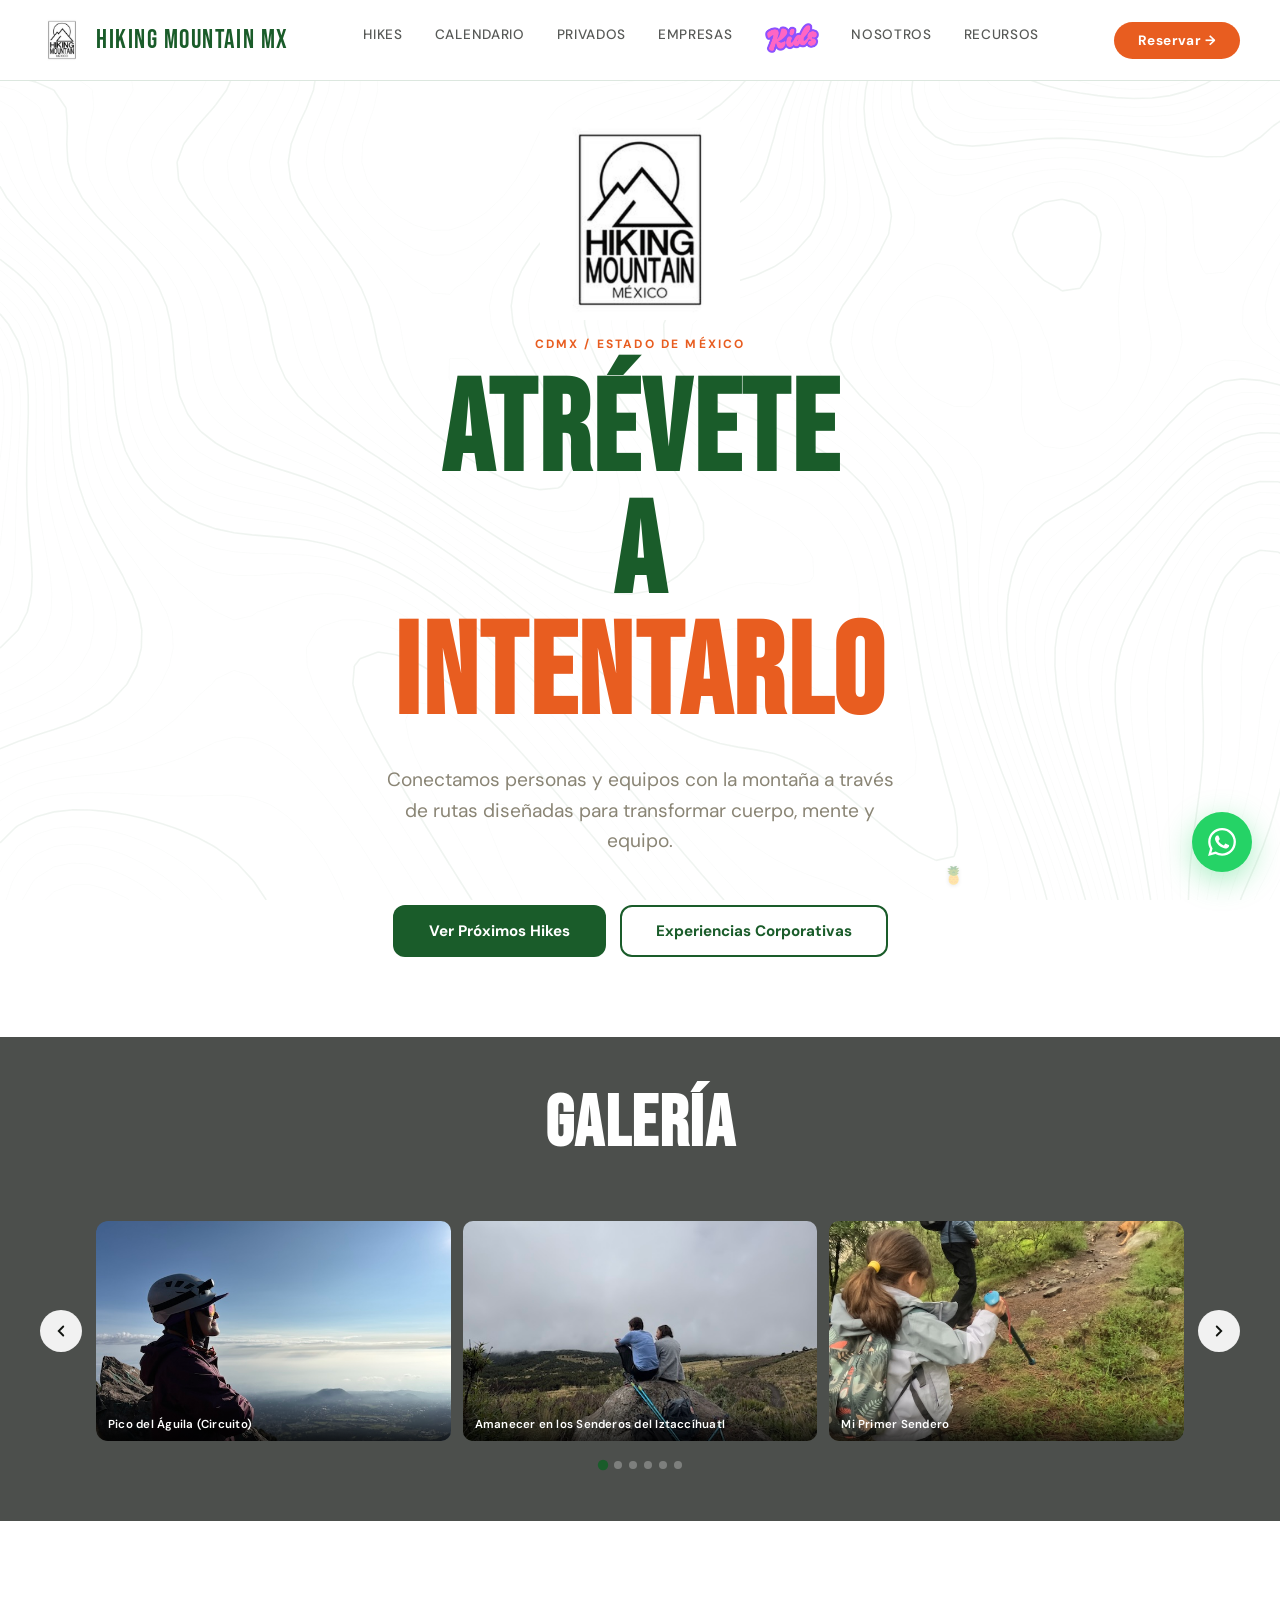
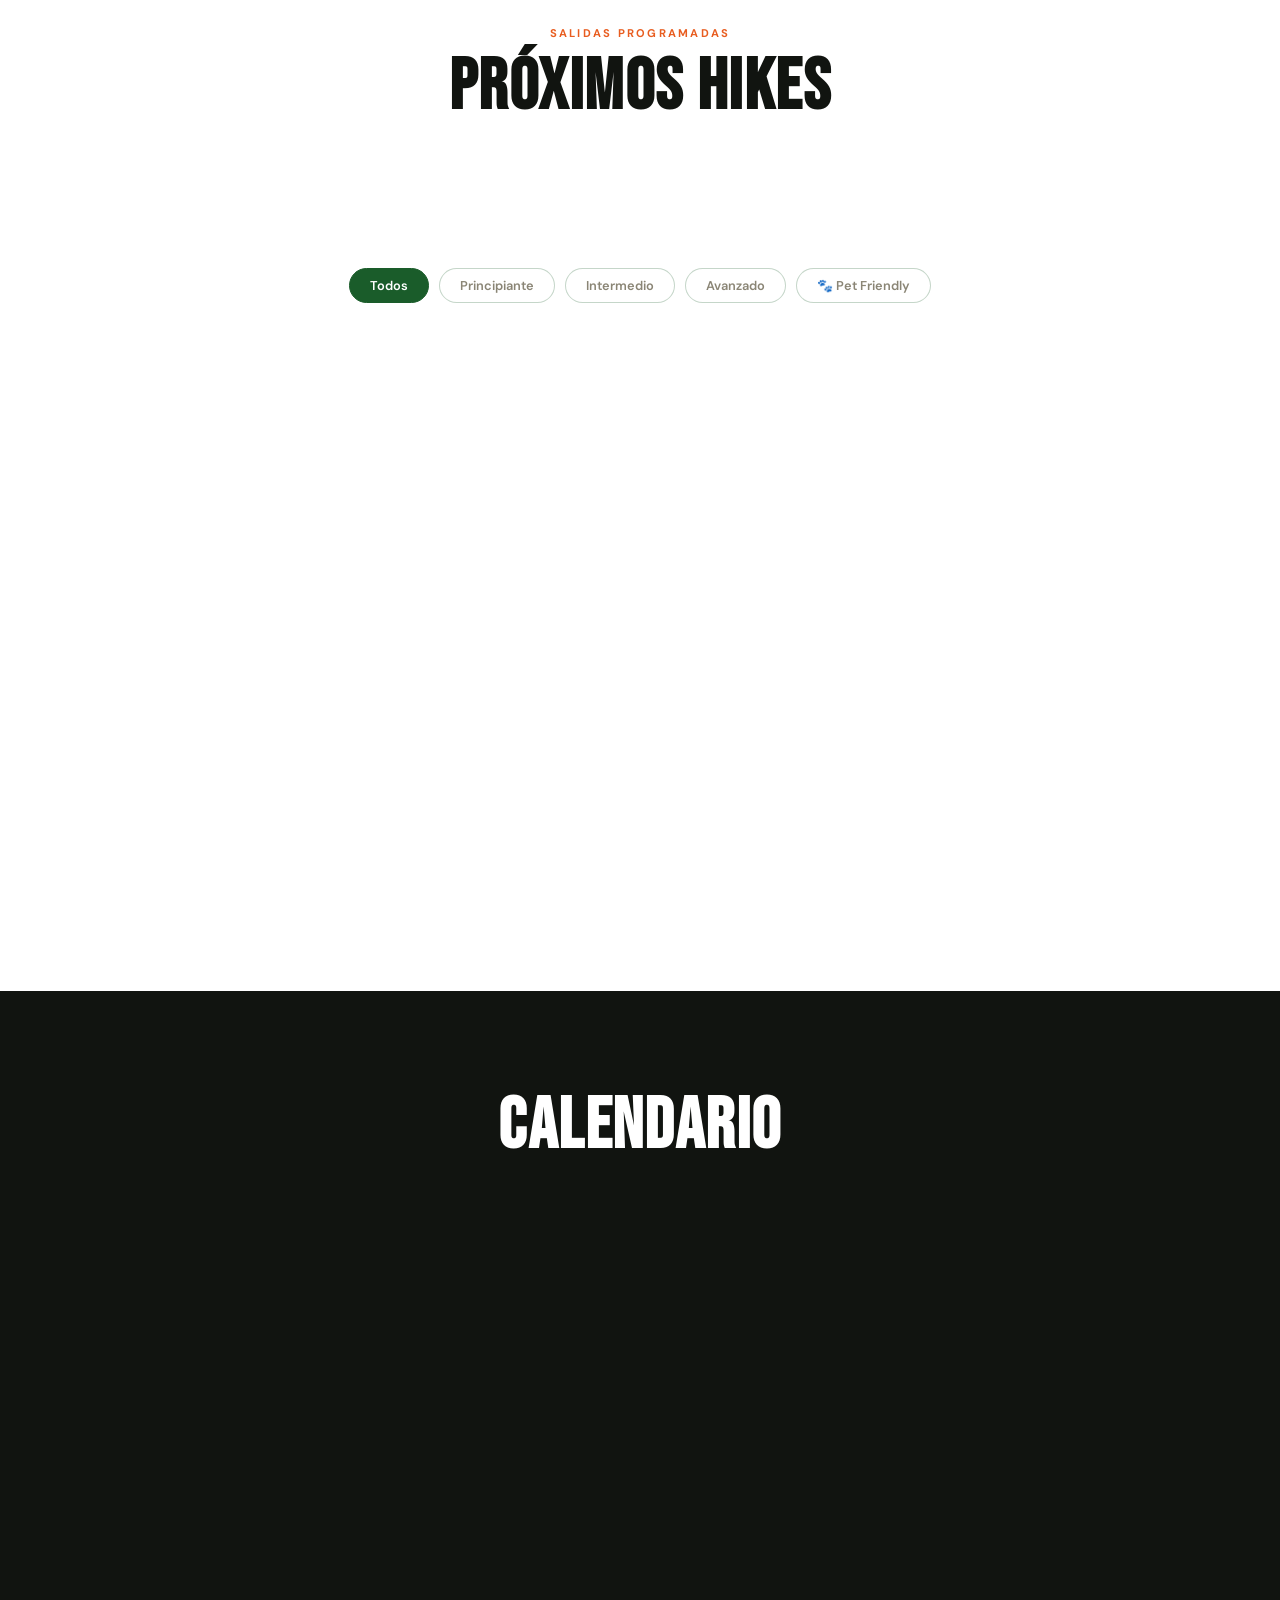
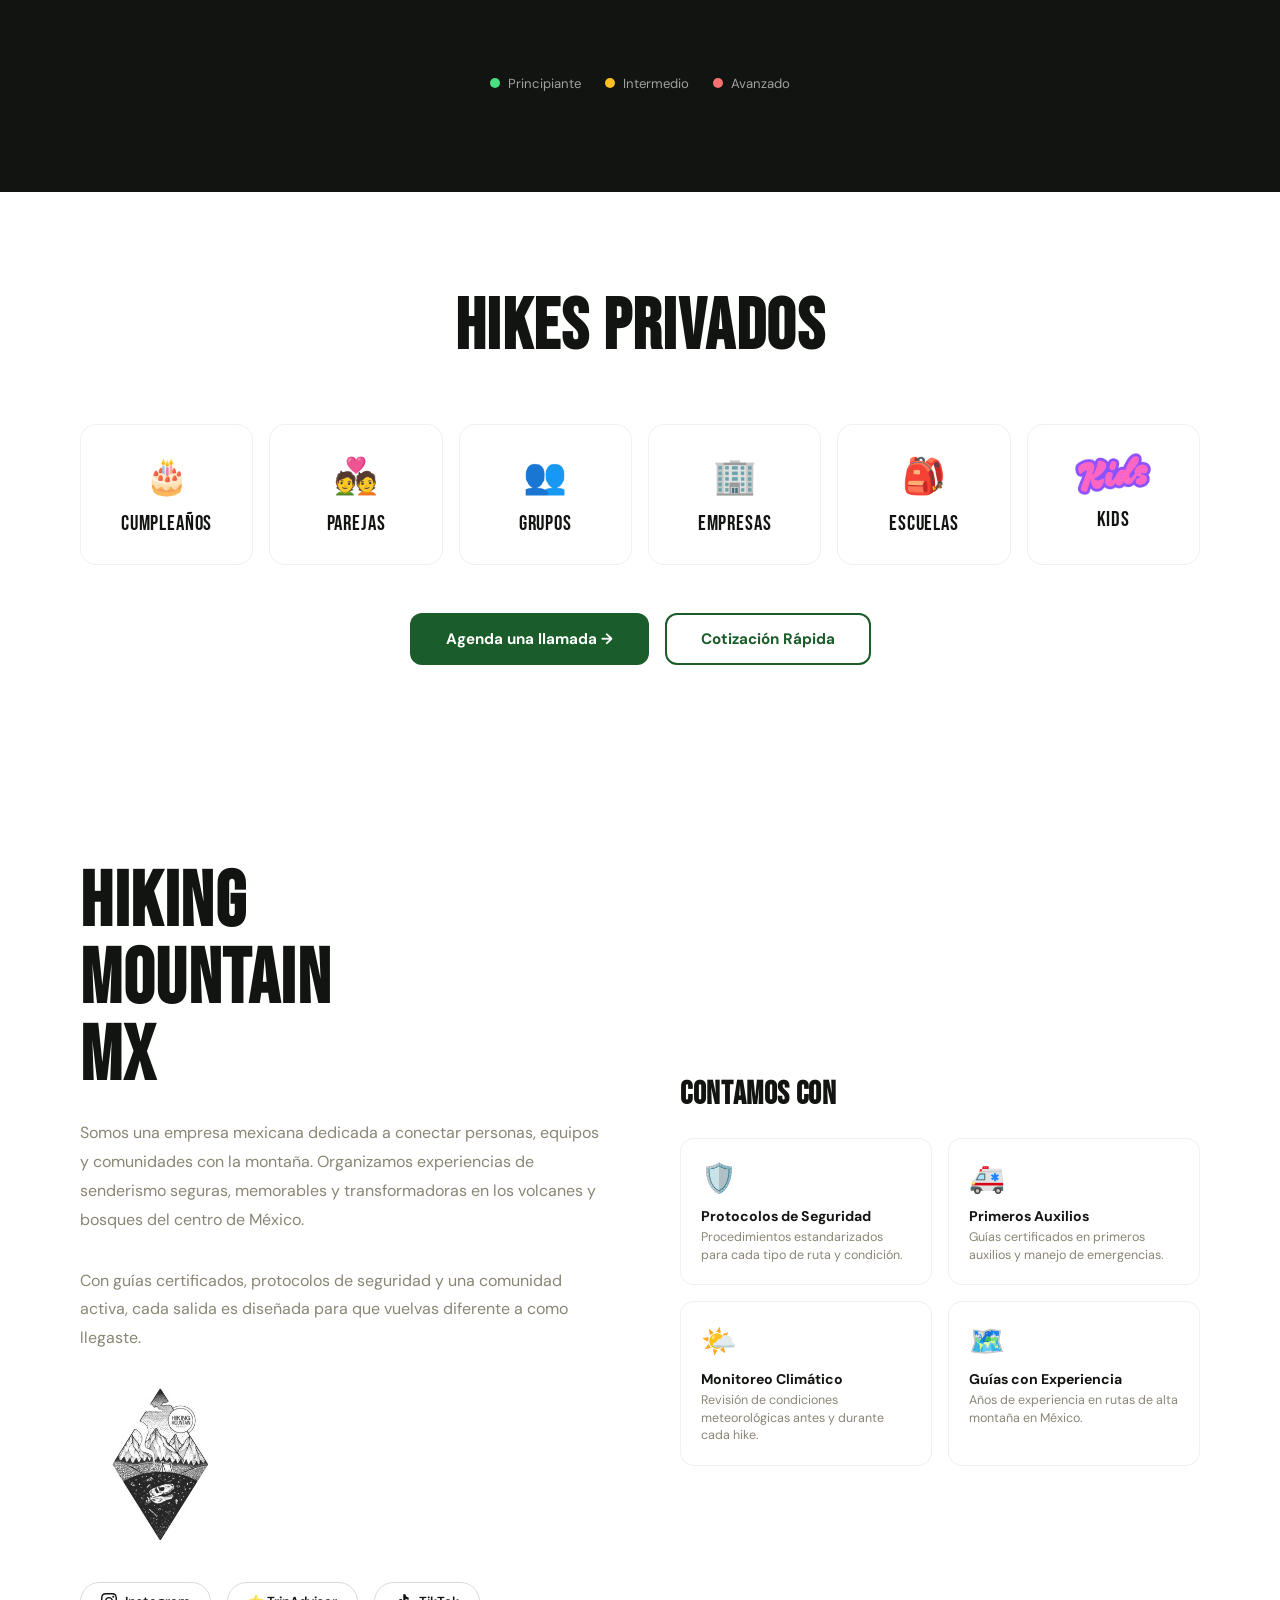
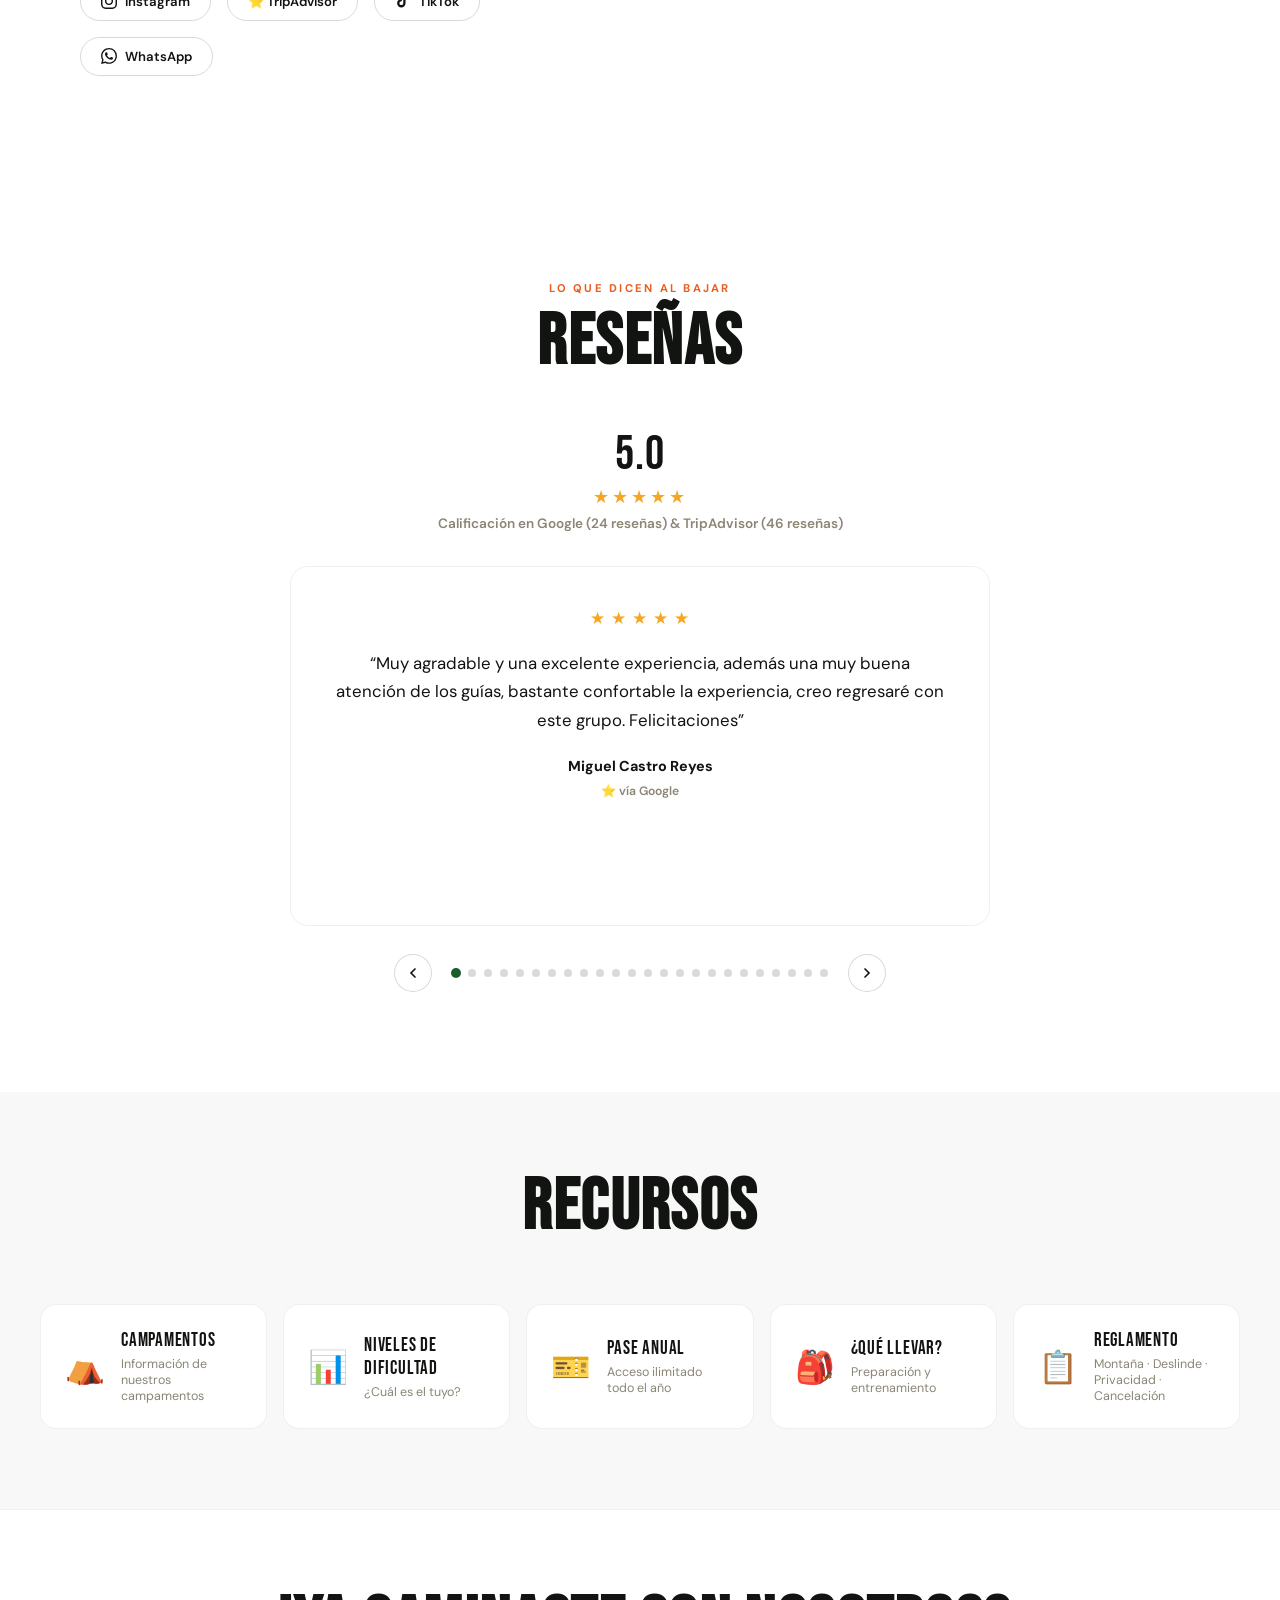
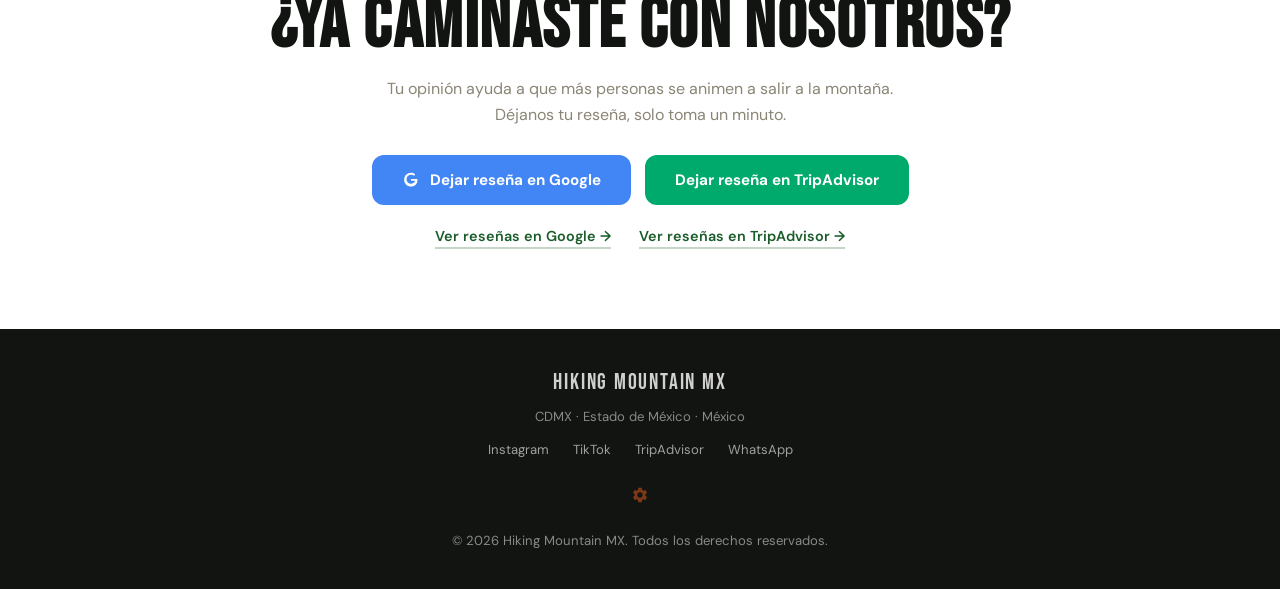
<file: index.html>
<!DOCTYPE html>
<html lang="es">
<head>
<meta charset="UTF-8">
<meta name="viewport" content="width=device-width, initial-scale=1.0, viewport-fit=cover">
<title>Hiking Mountain MX | ¡Atrévete a intentarlo!</title>
<meta name="description" content="Hiking y senderismo en CDMX y Estado de México. Salidas grupales, hikes privados y experiencias de team building corporativo en la montaña, con guías certificados.">
<link rel="canonical" href="https://hikingmountainmx.com/">
<link rel="icon" type="image/png" sizes="32x32" href="images/favicon-32.png">
<link rel="apple-touch-icon" href="images/apple-touch-icon.png">
<meta property="og:type" content="website">
<meta property="og:site_name" content="Hiking Mountain MX">
<meta property="og:title" content="Hiking Mountain MX | ¡Atrévete a intentarlo!">
<meta property="og:description" content="Hiking y senderismo en CDMX y Estado de México. Salidas grupales, hikes privados y experiencias de team building corporativo en la montaña.">
<meta property="og:image" content="/images/logo-hmmx.png">
<link rel="preconnect" href="https://fonts.googleapis.com">
<link rel="preconnect" href="https://fonts.gstatic.com" crossorigin>
<link href="https://fonts.googleapis.com/css2?family=Bebas+Neue&family=DM+Sans:wght@300;400;500;700&display=swap" rel="stylesheet">
<link rel="stylesheet" href="assets/css/styles.css?v=20260930i">
</head>
<body>

<!-- Topographic animated canvas -->
<canvas id="topo-canvas"></canvas>

<!-- WhatsApp Float -->
<a href="https://wa.me/525516995143" target="_blank" class="wa-float" title="Contactar por WhatsApp">
  <svg width="28" height="28" fill="white" viewBox="0 0 24 24">
    <path d="M17.472 14.382c-.297-.149-1.758-.867-2.03-.967-.273-.099-.471-.148-.67.15-.197.297-.767.966-.94 1.164-.173.199-.347.223-.644.075-.297-.15-1.255-.463-2.39-1.475-.883-.788-1.48-1.761-1.653-2.059-.173-.297-.018-.458.13-.606.134-.133.298-.347.446-.52.149-.174.198-.298.298-.497.099-.198.05-.371-.025-.52-.075-.149-.669-1.612-.916-2.207-.242-.579-.487-.5-.669-.51-.173-.008-.371-.01-.57-.01-.198 0-.52.074-.792.372-.272.297-1.04 1.016-1.04 2.479 0 1.462 1.065 2.875 1.213 3.074.149.198 2.096 3.2 5.077 4.487.709.306 1.262.489 1.694.625.712.227 1.36.195 1.871.118.571-.085 1.758-.719 2.006-1.413.248-.694.248-1.289.173-1.413-.074-.124-.272-.198-.57-.347m-5.421 7.403h-.004a9.87 9.87 0 01-5.031-1.378l-.361-.214-3.741.982.998-3.648-.235-.374a9.86 9.86 0 01-1.51-5.26c.001-5.45 4.436-9.884 9.888-9.884 2.64 0 5.122 1.03 6.988 2.898a9.825 9.825 0 012.893 6.994c-.003 5.45-4.437 9.884-9.885 9.884m8.413-18.297A11.815 11.815 0 0012.05 0C5.495 0 .16 5.335.157 11.892c0 2.096.547 4.142 1.588 5.945L.057 24l6.305-1.654a11.882 11.882 0 005.683 1.448h.005c6.554 0 11.89-5.335 11.893-11.893a11.821 11.821 0 00-3.48-8.413z"/>
  </svg>
</a>

<!-- NAV -->
<nav>
  <a href="#hero" class="nav-logo"><img src="images/logo-hmmx.png" alt="Logo Hiking Mountain MX"><span class="nav-logo-text">HIKING MOUNTAIN MX</span></a>
  <ul class="nav-links">
    <li><a href="#hikes">Hikes</a></li>
    <li><a href="#calendario">Calendario</a></li>
    <li><a href="#privados">Privados</a></li>
    <li><a href="empresas.html">Empresas</a></li>
    <li><a href="kids.html" class="nav-kids" aria-label="HMMX Kids"><img src="images/kids-wordmark.png" alt="Kids" width="54" height="30"></a></li>
    <li><a href="#nosotros">Nosotros</a></li>
    <li><a href="#recursos">Recursos</a></li>
  </ul>
  <a href="https://wa.me/525516995143" target="_blank" class="btn-nav">Reservar →</a>
</nav>

<!-- HERO -->
<section id="hero">
  <img src="images/logo-hmmx.png" alt="Hiking Mountain MX" class="hero-crest">
  <p class="hero-eyebrow">CDMX / ESTADO DE MÉXICO</p>
  <h1 class="hero-title">
    ATRÉVETE<br>A<br><span>INTENTARLO</span>
  </h1>
  <p class="hero-sub">Conectamos personas y equipos con la montaña a través de rutas diseñadas para transformar cuerpo, mente y equipo.</p>
  <div class="hero-ctas">
    <a href="#hikes" class="btn-primary">Ver Próximos Hikes</a>
    <a href="empresas.html" class="btn-secondary">Experiencias Corporativas</a>
  </div>
  
</section>

<!-- GALERÍA -->
<section id="galeria">
  <div class="section-header">
    <h2 class="section-title">GALERÍA</h2>
  </div>
  <div class="gal-carousel">
  <div class="gal-slider" id="gal-slider">
      <button class="gal-arrow gal-prev" id="gal-prev" aria-label="Anterior">
        <svg width="18" height="18" viewBox="0 0 24 24" fill="none" stroke="currentColor" stroke-width="2.5" stroke-linecap="round"><path d="M15 18l-6-6 6-6"/></svg>
      </button>
      <div class="gal-viewport">
        <div class="gal-track" id="gal-track">
        <figure class="gal-slide"><img src="images/pico_aguila.jpeg" alt="Pico del Águila (Circuito)" loading="lazy"><figcaption>Pico del Águila (Circuito)</figcaption></figure>
        <figure class="gal-slide"><img src="images/senderos_iztaccihuatl.jpeg" alt="Amanecer en los Senderos del Iztaccíhuatl" loading="lazy"><figcaption>Amanecer en los Senderos del Iztaccíhuatl</figcaption></figure>
        <figure class="gal-slide"><img src="images/mi_primer_sendero.jpeg" alt="Mi Primer Sendero" loading="lazy"><figcaption>Mi Primer Sendero</figcaption></figure>
        <figure class="gal-slide"><img src="images/cascada_nexpayantla.jpeg" alt="Cascada de Nexpayantla" loading="lazy"><figcaption>Cascada de Nexpayantla</figcaption></figure>
        <figure class="gal-slide"><img src="images/senderos_iztaccihuatl.jpeg" alt="Senderos del Iztaccíhuatl" loading="lazy"><figcaption>Senderos del Iztaccíhuatl</figcaption></figure>
        <figure class="gal-slide"><img src="images/xitle_crater.jpeg" alt="Xitle Cráter" loading="lazy"><figcaption>Xitle Cráter</figcaption></figure>
        <figure class="gal-slide"><img src="images/chichinautzin.jpeg" alt="Chichinautzin" loading="lazy"><figcaption>Chichinautzin</figcaption></figure>
        <figure class="gal-slide"><img src="images/cruz_rosas.jpeg" alt="Cruz de Rosas" loading="lazy"><figcaption>Cruz de Rosas</figcaption></figure>
        <figure class="gal-slide"><img src="images/monte_telapon.jpeg" alt="Travesía Telapón – Tláloc" loading="lazy"><figcaption>Travesía Telapón – Tláloc</figcaption></figure>
        <figure class="gal-slide"><img src="images/cofre_perote.jpeg" alt="Cofre de Perote" loading="lazy"><figcaption>Cofre de Perote</figcaption></figure>
        <figure class="gal-slide"><img src="images/campamento_paricutin.jpeg" alt="Campamento Paricutín" loading="lazy"><figcaption>Campamento Paricutín</figcaption></figure>
        <figure class="gal-slide"><img src="images/presa_iturbide.jpeg" alt="Presa Iturbide" loading="lazy"><figcaption>Presa Iturbide</figcaption></figure>
        <figure class="gal-slide"><img src="images/recoleccion_hongos.jpeg" alt="Recolección de Hongos, Faldas del Popocatépetl" loading="lazy"><figcaption>Recolección de Hongos, Faldas del Popocatépetl</figcaption></figure>
        <figure class="gal-slide"><img src="images/desierto_leones.jpeg" alt="Desierto de los Leones" loading="lazy"><figcaption>Desierto de los Leones</figcaption></figure>
        <figure class="gal-slide"><img src="images/monte_tlaloc.jpeg" alt="Monte Tláloc" loading="lazy"><figcaption>Monte Tláloc</figcaption></figure>
        <figure class="gal-slide"><img src="images/cuevas_xitle.jpeg" alt="Cuevas de Lava" loading="lazy"><figcaption>Cuevas de Lava</figcaption></figure>
        <figure class="gal-slide"><img src="images/volcanes_enanos.jpeg" alt="Volcanes Enanos" loading="lazy"><figcaption>Volcanes Enanos</figcaption></figure>
        <figure class="gal-slide"><img src="images/malinche.jpeg" alt="La Malinche (Cima)" loading="lazy"><figcaption>La Malinche (Cima)</figcaption></figure>
        </div>
      </div>
      <button class="gal-arrow gal-next" id="gal-next" aria-label="Siguiente">
        <svg width="18" height="18" viewBox="0 0 24 24" fill="none" stroke="currentColor" stroke-width="2.5" stroke-linecap="round"><path d="M9 6l6 6-6 6"/></svg>
      </button>
    </div>
    <div class="gal-dots" id="gal-dots"></div>
  </div>
</section>

<script src="assets/js/gallery-carousel.js"></script>

<!-- HIKES PROGRAMADOS -->
<section id="hikes">
  <div class="section-header">
    <span class="section-tag">Salidas programadas</span>
    <h2 class="section-title">PRÓXIMOS HIKES</h2>
  </div>

  <!-- Month Tabs -->
  <div class="month-tabs" id="month-tabs-top"></div>

  <!-- Filter by difficulty / pet friendly -->
  <div class="filters">
    <button class="filter-btn active" data-filter-type="diff" data-filter-value="all">Todos</button>
    <button class="filter-btn" data-filter-type="diff" data-filter-value="principiante">Principiante</button>
    <button class="filter-btn" data-filter-type="diff" data-filter-value="intermedio">Intermedio</button>
    <button class="filter-btn" data-filter-type="diff" data-filter-value="avanzado">Avanzado</button>
    <button class="filter-btn filter-btn-pet" data-filter-type="pet" data-filter-value="si">🐾 Pet Friendly</button>
  </div>

  <div class="hikes-grid" id="hikes-grid"></div><!-- hikes-grid -->

  <div class="month-tabs" id="month-tabs-bottom"></div>
</section>

<!-- CALENDARIO VISUAL -->
<section id="calendario">
  <div class="section-header">
    <h2 class="section-title">CALENDARIO</h2>
  </div>
  <div class="cal-grid" id="cal-grid"></div>
  <div class="cal-legend">
    <span class="cal-legend-item"><span class="cal-legend-dot dot-principiante"></span>Principiante</span>
    <span class="cal-legend-item"><span class="cal-legend-dot dot-intermedio"></span>Intermedio</span>
    <span class="cal-legend-item"><span class="cal-legend-dot dot-avanzado"></span>Avanzado</span>
  </div>
</section>

<!-- HIKES PRIVADOS -->
<section id="privados">
  <div class="section-header">
    <h2 class="section-title">HIKES PRIVADOS</h2>
  </div>
  <div class="privados-grid">
    <a href="https://wa.me/525516995143?text=Hola!%20Quiero%20organizar%20un%20hike%20privado%20para%20cumpleaños.%20¿Me%20pueden%20dar%20más%20información%20y%20costos?" target="_blank" class="privado-card"><div class="privado-icon">🎂</div><div class="privado-name">Cumpleaños</div></a>
    <a href="https://wa.me/525516995143?text=Hola!%20Me%20interesa%20un%20hike%20privado%20para%20pareja.%20¿Qué%20rutas%20románticas%20o%20especiales%20tienen%20disponibles?" target="_blank" class="privado-card"><div class="privado-icon">💑</div><div class="privado-name">Parejas</div></a>
    <a href="https://wa.me/525516995143?text=Hola!%20Queremos%20organizar%20un%20hike%20privado%20para%20un%20grupo.%20¿Cuántas%20personas%20mínimas%20se%20necesitan%20y%20cuáles%20son%20los%20costos?" target="_blank" class="privado-card"><div class="privado-icon">👥</div><div class="privado-name">Grupos</div></a>
    <a href="empresas.html" class="privado-card"><div class="privado-icon">🏢</div><div class="privado-name">Empresas</div></a>
    <a href="https://wa.me/525516995143?text=Hola!%20Quiero%20organizar%20una%20salida%20de%20hike%20para%20una%20escuela%20o%20grupo%20de%20jóvenes.%20¿Tienen%20rutas%20apropiadas%20y%20precios%20especiales?" target="_blank" class="privado-card"><div class="privado-icon">🎒</div><div class="privado-name">Escuelas</div></a>
    <a href="kids.html" class="privado-card" aria-label="HMMX Kids"><img class="privado-logo" src="images/kids-wordmark.png" alt="" width="79" height="43"><div class="privado-name">Kids</div></a>
  </div>
  <div class="privado-ctas">
    <a href="https://wa.me/525516995143?text=Hola!%20Quiero%20agendar%20un%20hike%20privado" target="_blank" class="btn-primary">Agenda una llamada →</a>
    <a href="https://docs.google.com/forms/d/e/1FAIpQLSfQR73yZ3YiT2e2jC7tGwc4FWWMCqtgv7WVmMKTwoNC7M7NrQ/viewform?usp=dialog" target="_blank" class="btn-secondary">Cotización Rápida</a>
  </div>
</section>

<!-- NOSOTROS + SEGURIDAD -->
<section id="nosotros">
  <div>
    <h2 class="nosotros-title">HIKING<br>MOUNTAIN<br>MX</h2>
    <p class="nosotros-text">Somos una empresa mexicana dedicada a conectar personas, equipos y comunidades con la montaña. Organizamos experiencias de senderismo seguras, memorables y transformadoras en los volcanes y bosques del centro de México.</p>
    <p class="nosotros-text">Con guías certificados, protocolos de seguridad y una comunidad activa, cada salida es diseñada para que vuelvas diferente a como llegaste.</p>
    <div class="nosotros-badge-wrap">
      <img src="images/emblema-hmmx.jpg" alt="Insignia Hiking Mountain MX" class="nosotros-badge">
    </div>
    <div class="nosotros-links">
      <a href="https://www.instagram.com/hiking_mountain_mx" target="_blank" class="link-pill">
        <svg width="16" height="16" fill="currentColor" viewBox="0 0 24 24"><path d="M12 2.163c3.204 0 3.584.012 4.85.07 3.252.148 4.771 1.691 4.919 4.919.058 1.265.069 1.645.069 4.849 0 3.205-.012 3.584-.069 4.849-.149 3.225-1.664 4.771-4.919 4.919-1.266.058-1.644.07-4.85.07-3.204 0-3.584-.012-4.849-.07-3.26-.149-4.771-1.699-4.919-4.92-.058-1.265-.07-1.644-.07-4.849 0-3.204.013-3.583.07-4.849.149-3.227 1.664-4.771 4.919-4.919 1.266-.057 1.645-.069 4.849-.069zm0-2.163c-3.259 0-3.667.014-4.947.072-4.358.2-6.78 2.618-6.98 6.98-.059 1.281-.073 1.689-.073 4.948 0 3.259.014 3.668.072 4.948.2 4.358 2.618 6.78 6.98 6.98 1.281.058 1.689.072 4.948.072 3.259 0 3.668-.014 4.948-.072 4.354-.2 6.782-2.618 6.979-6.98.059-1.28.073-1.689.073-4.948 0-3.259-.014-3.667-.072-4.947-.196-4.354-2.617-6.78-6.979-6.98-1.281-.059-1.69-.073-4.949-.073zm0 5.838c-3.403 0-6.162 2.759-6.162 6.162s2.759 6.163 6.162 6.163 6.162-2.759 6.162-6.163c0-3.403-2.759-6.162-6.162-6.162zm0 10.162c-2.209 0-4-1.79-4-4 0-2.209 1.791-4 4-4s4 1.791 4 4c0 2.21-1.791 4-4 4zm6.406-11.845c-.796 0-1.441.645-1.441 1.44s.645 1.44 1.441 1.44c.795 0 1.439-.645 1.439-1.44s-.644-1.44-1.439-1.44z"/></svg>
        Instagram
      </a>
      <a href="https://www.tripadvisor.com.mx/Attraction_Review-g150800-d27996630-Reviews-Hiking_Mountain_Mexico-Mexico_City_Central_Mexico_and_Gulf_Coast.html" target="_blank" class="link-pill">
        ⭐ TripAdvisor
      </a>
      <a href="https://www.tiktok.com/@hiking_mountain_mx" target="_blank" class="link-pill">
        <svg width="16" height="16" fill="currentColor" viewBox="0 0 24 24"><path d="M19.59 6.69a4.83 4.83 0 01-3.77-4.25V2h-3.45v13.67a2.89 2.89 0 01-2.88 2.5 2.89 2.89 0 01-2.89-2.89 2.89 2.89 0 012.89-2.89c.28 0 .54.04.79.1V9.01a6.33 6.33 0 00-.79-.05 6.34 6.34 0 00-6.34 6.34 6.34 6.34 0 006.34 6.34 6.34 6.34 0 006.33-6.34V8.69a8.16 8.16 0 004.77 1.52V6.75a4.85 4.85 0 01-1-.06z"/></svg>
        TikTok
      </a>
      <a href="https://wa.me/525516995143" target="_blank" class="link-pill">
        <svg width="16" height="16" fill="currentColor" viewBox="0 0 24 24"><path d="M17.472 14.382c-.297-.149-1.758-.867-2.03-.967-.273-.099-.471-.148-.67.15-.197.297-.767.966-.94 1.164-.173.199-.347.223-.644.075-.297-.15-1.255-.463-2.39-1.475-.883-.788-1.48-1.761-1.653-2.059-.173-.297-.018-.458.13-.606.134-.133.298-.347.446-.52.149-.174.198-.298.298-.497.099-.198.05-.371-.025-.52-.075-.149-.669-1.612-.916-2.207-.242-.579-.487-.5-.669-.51-.173-.008-.371-.01-.57-.01-.198 0-.52.074-.792.372-.272.297-1.04 1.016-1.04 2.479 0 1.462 1.065 2.875 1.213 3.074.149.198 2.096 3.2 5.077 4.487.709.306 1.262.489 1.694.625.712.227 1.36.195 1.871.118.571-.085 1.758-.719 2.006-1.413.248-.694.248-1.289.173-1.413-.074-.124-.272-.198-.57-.347m-5.421 7.403h-.004a9.87 9.87 0 01-5.031-1.378l-.361-.214-3.741.982.998-3.648-.235-.374a9.86 9.86 0 01-1.51-5.26c.001-5.45 4.436-9.884 9.888-9.884 2.64 0 5.122 1.03 6.988 2.898a9.825 9.825 0 012.893 6.994c-.003 5.45-4.437 9.884-9.885 9.884m8.413-18.297A11.815 11.815 0 0012.05 0C5.495 0 .16 5.335.157 11.892c0 2.096.547 4.142 1.588 5.945L.057 24l6.305-1.654a11.882 11.882 0 005.683 1.448h.005c6.554 0 11.89-5.335 11.893-11.893a11.821 11.821 0 00-3.48-8.413z"/></svg>
        WhatsApp
      </a>
    </div>
  </div>
  <div>
    <h3 class="security-heading">CONTAMOS CON</h3>
    <div class="security-grid">
      <div class="sec-item">
        <div class="sec-icon">🛡️</div>
        <div class="sec-title">Protocolos de Seguridad</div>
        <div class="sec-desc">Procedimientos estandarizados para cada tipo de ruta y condición.</div>
      </div>
      <div class="sec-item">
        <div class="sec-icon">🚑</div>
        <div class="sec-title">Primeros Auxilios</div>
        <div class="sec-desc">Guías certificados en primeros auxilios y manejo de emergencias.</div>
      </div>
      <div class="sec-item">
        <div class="sec-icon">🌤️</div>
        <div class="sec-title">Monitoreo Climático</div>
        <div class="sec-desc">Revisión de condiciones meteorológicas antes y durante cada hike.</div>
      </div>
      <div class="sec-item">
        <div class="sec-icon">🗺️</div>
        <div class="sec-title">Guías con Experiencia</div>
        <div class="sec-desc">Años de experiencia en rutas de alta montaña en México.</div>
      </div>
    </div>
  </div>
</section>

<!-- RESEÑAS -->
<section id="resenas">
  <div class="section-header">
    <span class="section-tag">Lo que dicen al bajar</span>
    <h2 class="section-title">RESEÑAS</h2>
  </div>

  <div class="review-summary">
    <span class="rs-score">5.0</span>
    <span class="rs-stars">★★★★★</span>
    <span class="rs-meta">Calificación en Google (24 reseñas) &amp; TripAdvisor (46 reseñas)</span>
  </div>

  <div class="review-track" id="review-track"></div>

  <div class="review-controls">
    <button class="review-arrow" id="review-prev" aria-label="Reseña anterior">
      <svg width="16" height="16" viewBox="0 0 24 24" fill="none" stroke="currentColor" stroke-width="2.5" stroke-linecap="round"><path d="M15 18l-6-6 6-6"/></svg>
    </button>
    <div class="review-dots" id="review-dots"></div>
    <button class="review-arrow" id="review-next" aria-label="Siguiente reseña">
      <svg width="16" height="16" viewBox="0 0 24 24" fill="none" stroke="currentColor" stroke-width="2.5" stroke-linecap="round"><path d="M9 6l6 6-6 6"/></svg>
    </button>
  </div>
</section>

<script src="assets/js/reviews-carousel.js?v=20260930i"></script>

<!-- RECURSOS -->
<section id="recursos">
  <div class="recursos-inner">
    <div class="section-header">
      <h2 class="section-title">RECURSOS</h2>
    </div>
    <div class="resources-grid">

      <a href="https://drive.google.com/drive/folders/1mkirgGiIgxaMaHkirYR5r5s8lPlQwKIJ?usp=sharing" target="_blank" class="resource-card">
        <span class="resource-icon">⛺</span>
        <div>
          <div class="resource-title">Campamentos</div>
          <div class="resource-desc">Información de nuestros campamentos</div>
        </div>
      </a>

      <a href="https://drive.google.com/file/d/1EDdq0F1cfP-TRu8kde3cJ_DexTYloYL_/view?usp=sharing" target="_blank" class="resource-card">
        <span class="resource-icon">📊</span>
        <div>
          <div class="resource-title">Niveles de Dificultad</div>
          <div class="resource-desc">¿Cuál es el tuyo?</div>
        </div>
      </a>

      <a href="https://drive.google.com/file/d/1neDywrXqSPp2tzcPu4kfHYaFwRwgjuqb/view?usp=sharing" target="_blank" class="resource-card">
        <span class="resource-icon">🎫</span>
        <div>
          <div class="resource-title">Pase Anual</div>
          <div class="resource-desc">Acceso ilimitado todo el año</div>
        </div>
      </a>

      <a href="https://drive.google.com/drive/folders/1CwNixM8ki3i6nV7NRRutRxO7vOgfYZF5?usp=sharing" target="_blank" class="resource-card">
        <span class="resource-icon">🎒</span>
        <div>
          <div class="resource-title">¿Qué Llevar?</div>
          <div class="resource-desc">Preparación y entrenamiento</div>
        </div>
      </a>

      <a href="https://drive.google.com/file/d/1irhlDxaVtvGmONWYVoNXdlsxxmVEaO50/view?usp=sharing" target="_blank" class="resource-card">
        <span class="resource-icon">📋</span>
        <div>
          <div class="resource-title">Reglamento</div>
          <div class="resource-desc">Montaña · Deslinde · Privacidad · Cancelación</div>
        </div>
      </a>

    </div>
  </div>
</section>

<!-- DEJAR RESEÑA -->
<section id="dejar-resena">
  <h2 class="section-title">¿YA CAMINASTE CON NOSOTROS?</h2>
  <p class="dr-sub">Tu opinión ayuda a que más personas se animen a salir a la montaña. Déjanos tu reseña, solo toma un minuto.</p>
  <div class="dr-buttons">
    <a class="dr-btn dr-google" href="https://g.page/r/CSFTl_RKK3G_EBI/review" target="_blank" rel="noopener"><svg width="18" height="18" viewBox="0 0 24 24" fill="currentColor" aria-hidden="true"><path d="M12 11v2h5.5c-.2 1.3-1.6 3.9-5.5 3.9-3.3 0-6-2.7-6-6s2.7-6 6-6c1.9 0 3.1.8 3.9 1.5l1.5-1.5C16.6 3.3 14.6 2.4 12 2.4 6.9 2.4 2.9 6.5 2.9 11.6S6.9 20.8 12 20.8c5.2 0 8.6-3.6 8.6-8.7 0-.6-.1-1-.1-1.5H12z"/></svg> Dejar reseña en Google</a>
    <a class="dr-btn dr-ta" href="https://www.tripadvisor.com.mx/UserReviewEdit-g150800-d27996630-Hiking_Mountain_Mexico-Mexico_City_Central_Mexico_and_Gulf_Coast.html" target="_blank" rel="noopener">Dejar reseña en TripAdvisor</a>
  </div>
  <div class="dr-links">
    <a class="dr-all" href="https://search.google.com/local/reviews?placeid=ChIJ8y-uSencbKsRIVOX9Eorcb8" target="_blank" rel="noopener">Ver reseñas en Google →</a>
    <a class="dr-all" href="https://www.tripadvisor.com.mx/Attraction_Review-g150800-d27996630-Reviews-Hiking_Mountain_Mexico-Mexico_City_Central_Mexico_and_Gulf_Coast.html" target="_blank" rel="noopener">Ver reseñas en TripAdvisor →</a>
  </div>
</section>

<!-- FOOTER -->
<footer>
  <p class="footer-brand">HIKING MOUNTAIN MX</p>
  <p class="footer-location">CDMX · Estado de México · México</p>
  <div class="footer-social">
    <a href="https://www.instagram.com/hiking_mountain_mx" target="_blank">Instagram</a>
    <a href="https://www.tiktok.com/@hiking_mountain_mx" target="_blank">TikTok</a>
    <a href="https://www.tripadvisor.com.mx/Attraction_Review-g150800-d27996630-Reviews-Hiking_Mountain_Mexico-Mexico_City_Central_Mexico_and_Gulf_Coast.html" target="_blank">TripAdvisor</a>
    <a href="https://wa.me/525516995143" target="_blank">WhatsApp</a>
  </div>
  <a href="interno/herramientas.html" title="Herramientas internas" class="footer-tools-link"><svg width="18" height="18" viewBox="0 0 24 24" fill="currentColor"><path d="M19.14,12.94c0.04,-0.3 0.06,-0.61 0.06,-0.94c0,-0.32 -0.02,-0.64 -0.07,-0.94l2.03,-1.58c0.18,-0.14 0.23,-0.41 0.12,-0.61l-1.92,-3.32c-0.12,-0.22 -0.37,-0.29 -0.59,-0.22l-2.39,0.96c-0.5,-0.38 -1.03,-0.7 -1.62,-0.94L14.4,2.81c-0.04,-0.24 -0.24,-0.41 -0.48,-0.41h-3.84c-0.24,0 -0.43,0.17 -0.47,0.41L9.25,5.35C8.66,5.59 8.12,5.92 7.63,6.29L5.24,5.33c-0.22,-0.08 -0.47,0 -0.59,0.22L2.74,8.87C2.62,9.08 2.66,9.34 2.86,9.48l2.03,1.58C4.84,11.36 4.8,11.69 4.8,12s0.02,0.64 0.07,0.94l-2.03,1.58c-0.18,0.14 -0.23,0.41 -0.12,0.61l1.92,3.32c0.12,0.22 0.37,0.29 0.59,0.22l2.39,-0.96c0.5,0.38 1.03,0.7 1.62,0.94l0.36,2.54c0.05,0.24 0.24,0.41 0.48,0.41h3.84c0.24,0 0.44,-0.17 0.47,-0.41l0.36,-2.54c0.59,-0.24 1.13,-0.56 1.62,-0.94l2.39,0.96c0.22,0.08 0.47,0 0.59,-0.22l1.92,-3.32c0.12,-0.22 0.07,-0.47 -0.12,-0.61L19.14,12.94zM12,15.6c-1.98,0 -3.6,-1.62 -3.6,-3.6s1.62,-3.6 3.6,-3.6s3.6,1.62 3.6,3.6S13.98,15.6 12,15.6z"/></svg></a>
  <p>© 2026 Hiking Mountain MX. Todos los derechos reservados.</p>
</footer>

<!-- TOPOGRAPHIC CANVAS + INTERACTIVITY SCRIPTS -->
<script src="assets/js/topo-canvas.js"></script>
<script src="assets/js/hikes-data.js?v=20260930i"></script>

<script src="assets/js/weather-widget.js"></script>

<script src="assets/js/discount-hunter.js"></script>
<!-- ===== Fin botón caza-descuento HMMX ===== -->
</body>
</html>
</file>
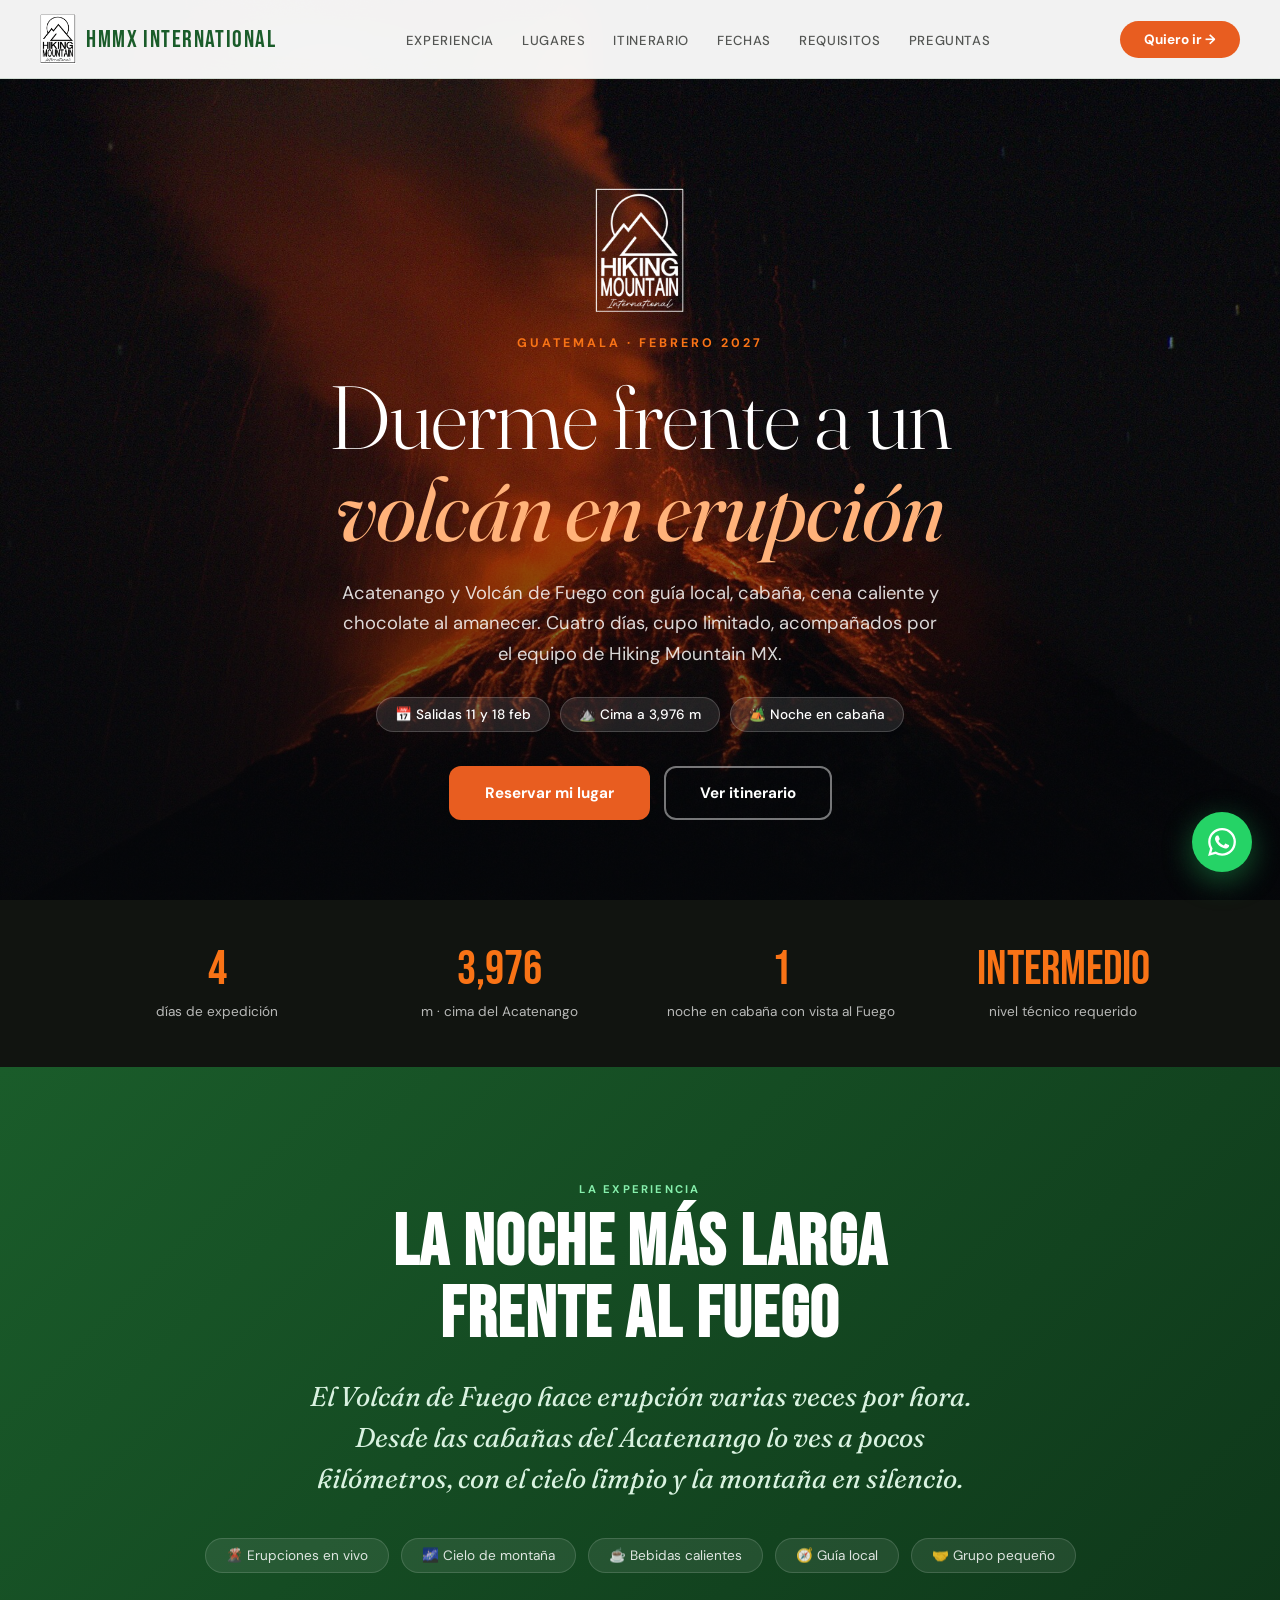
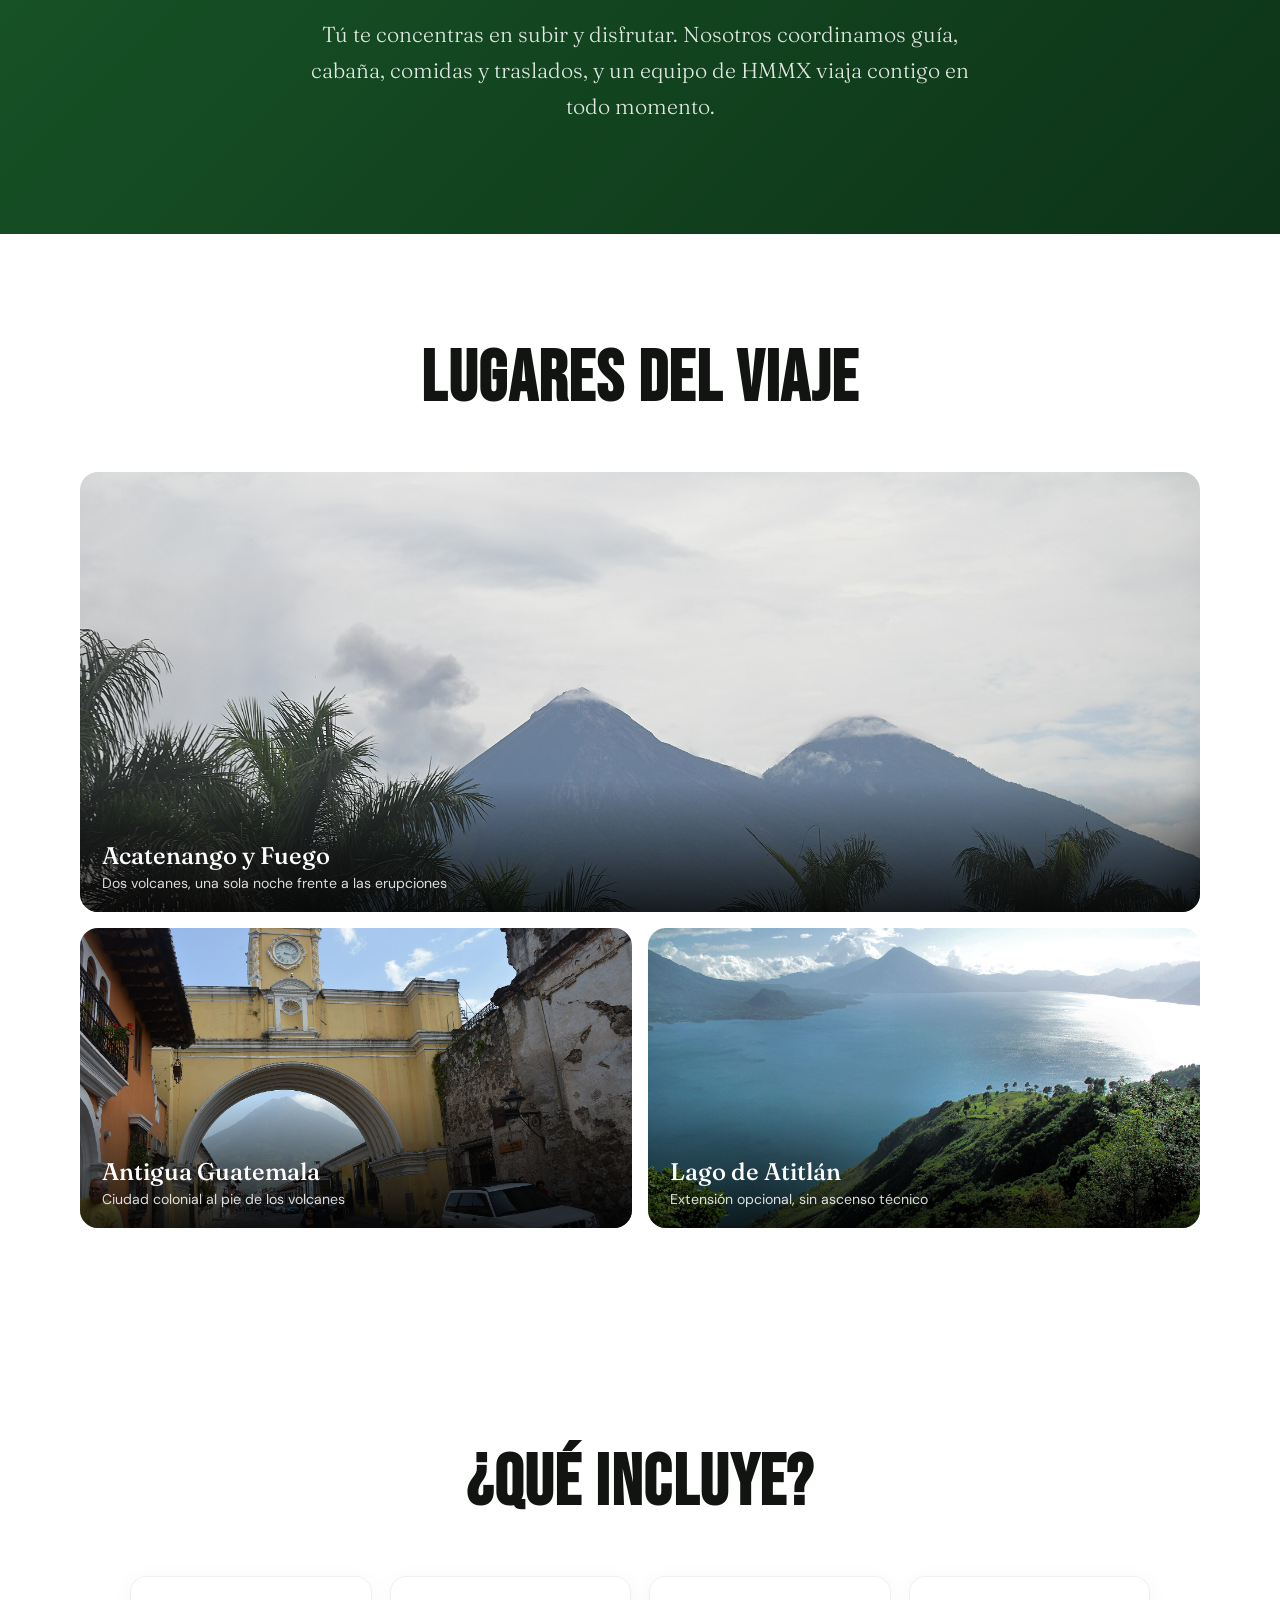
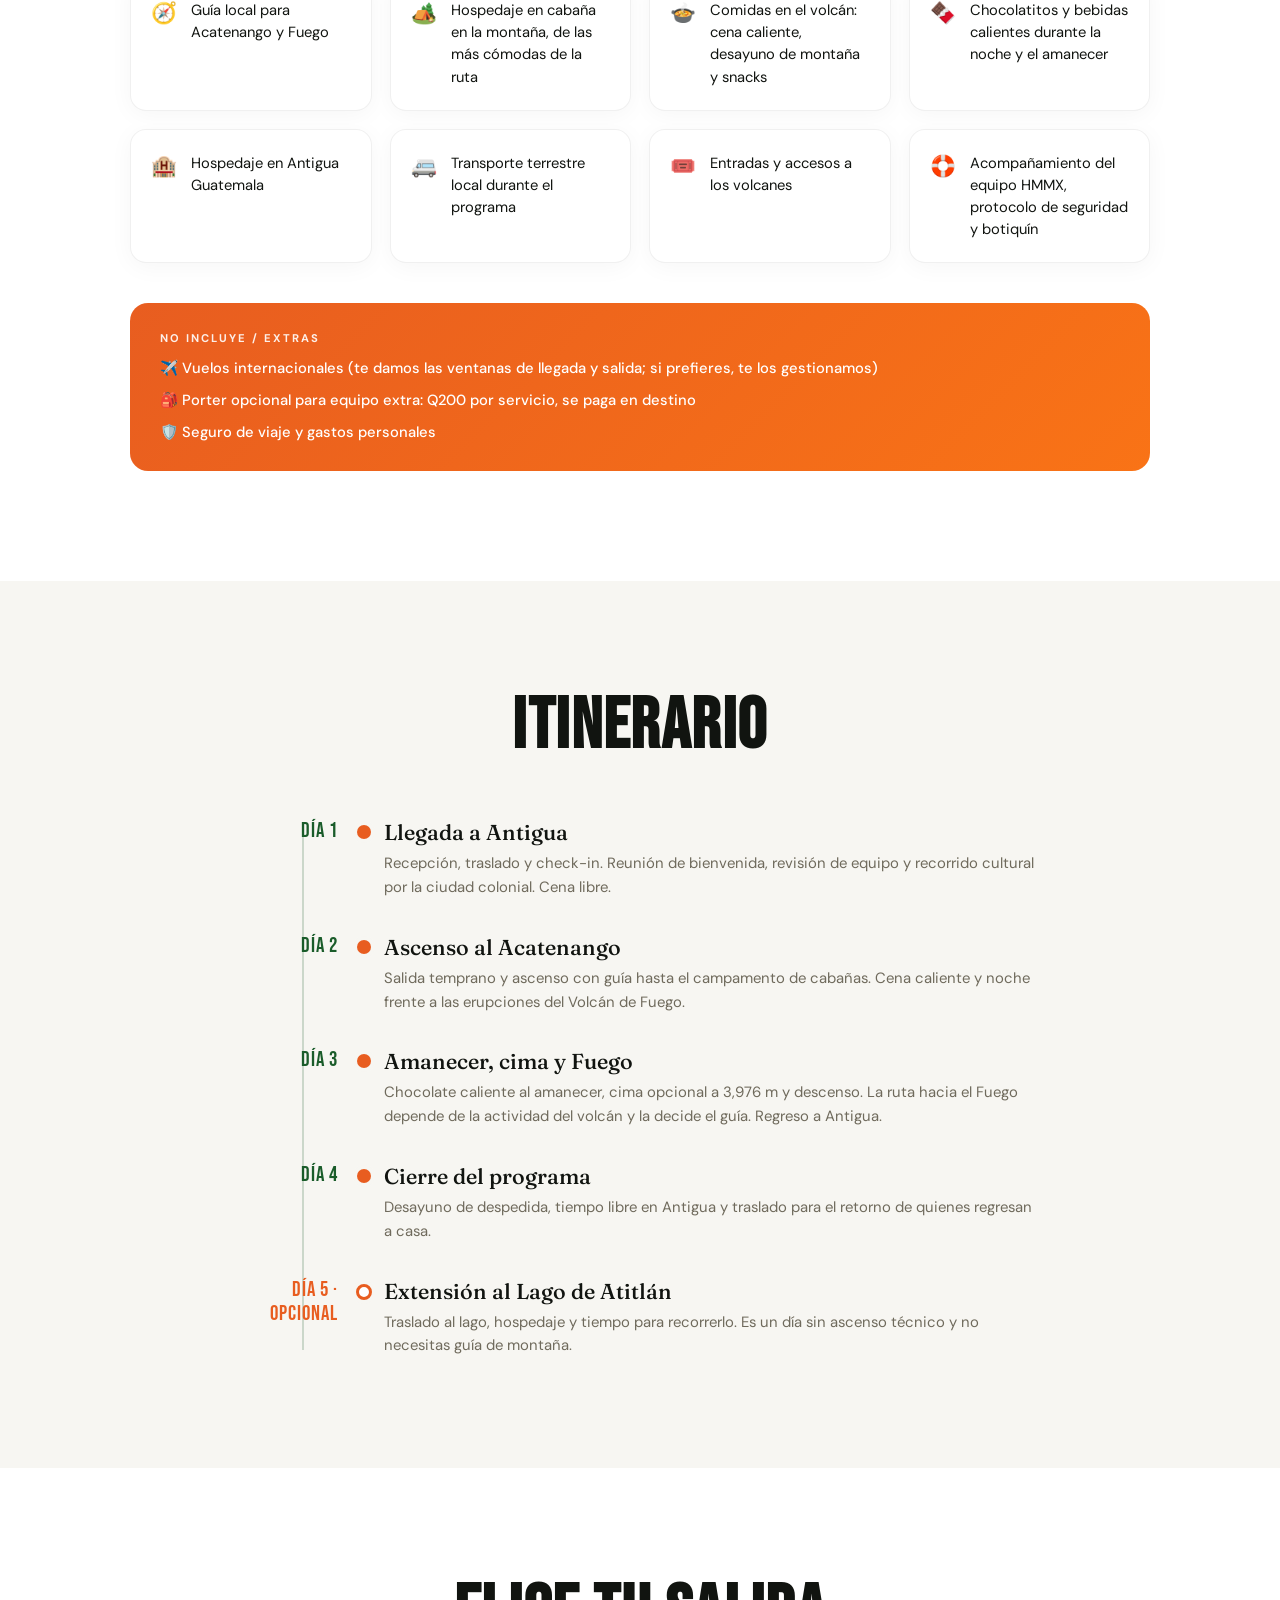
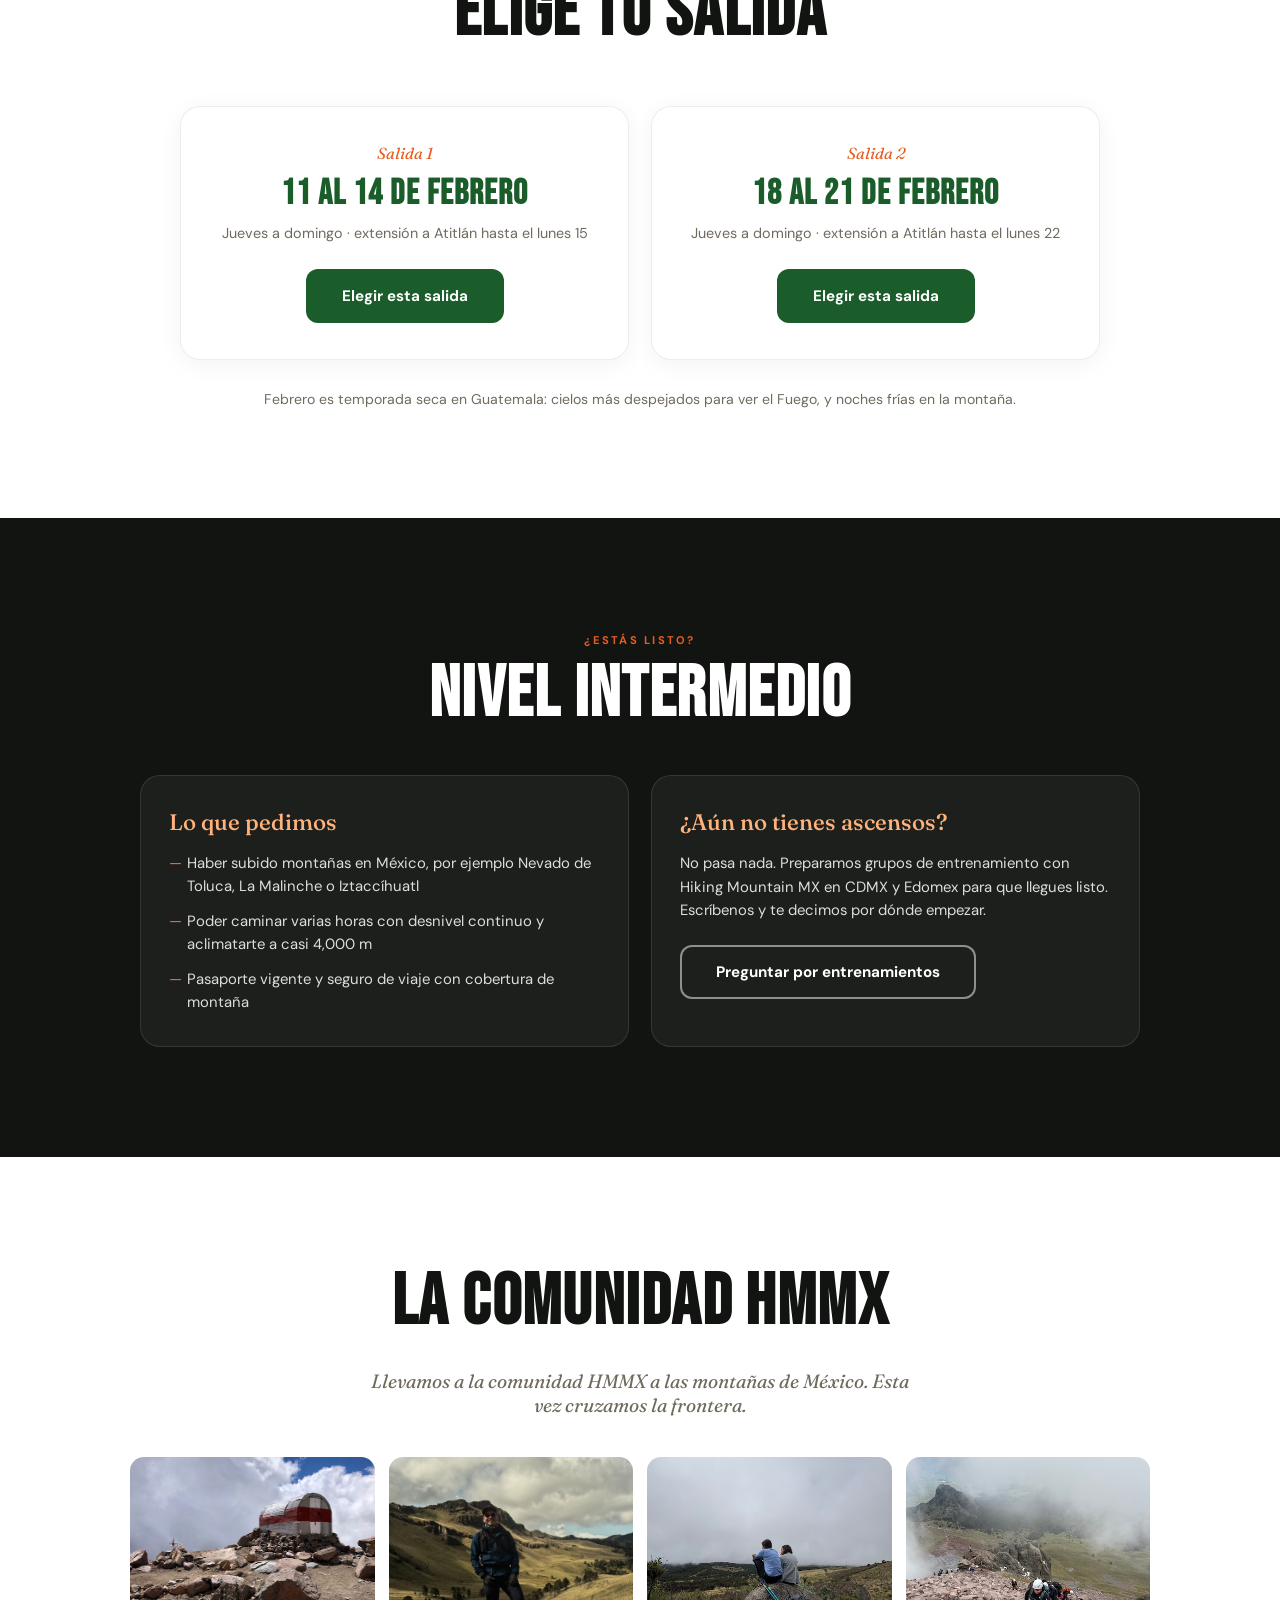
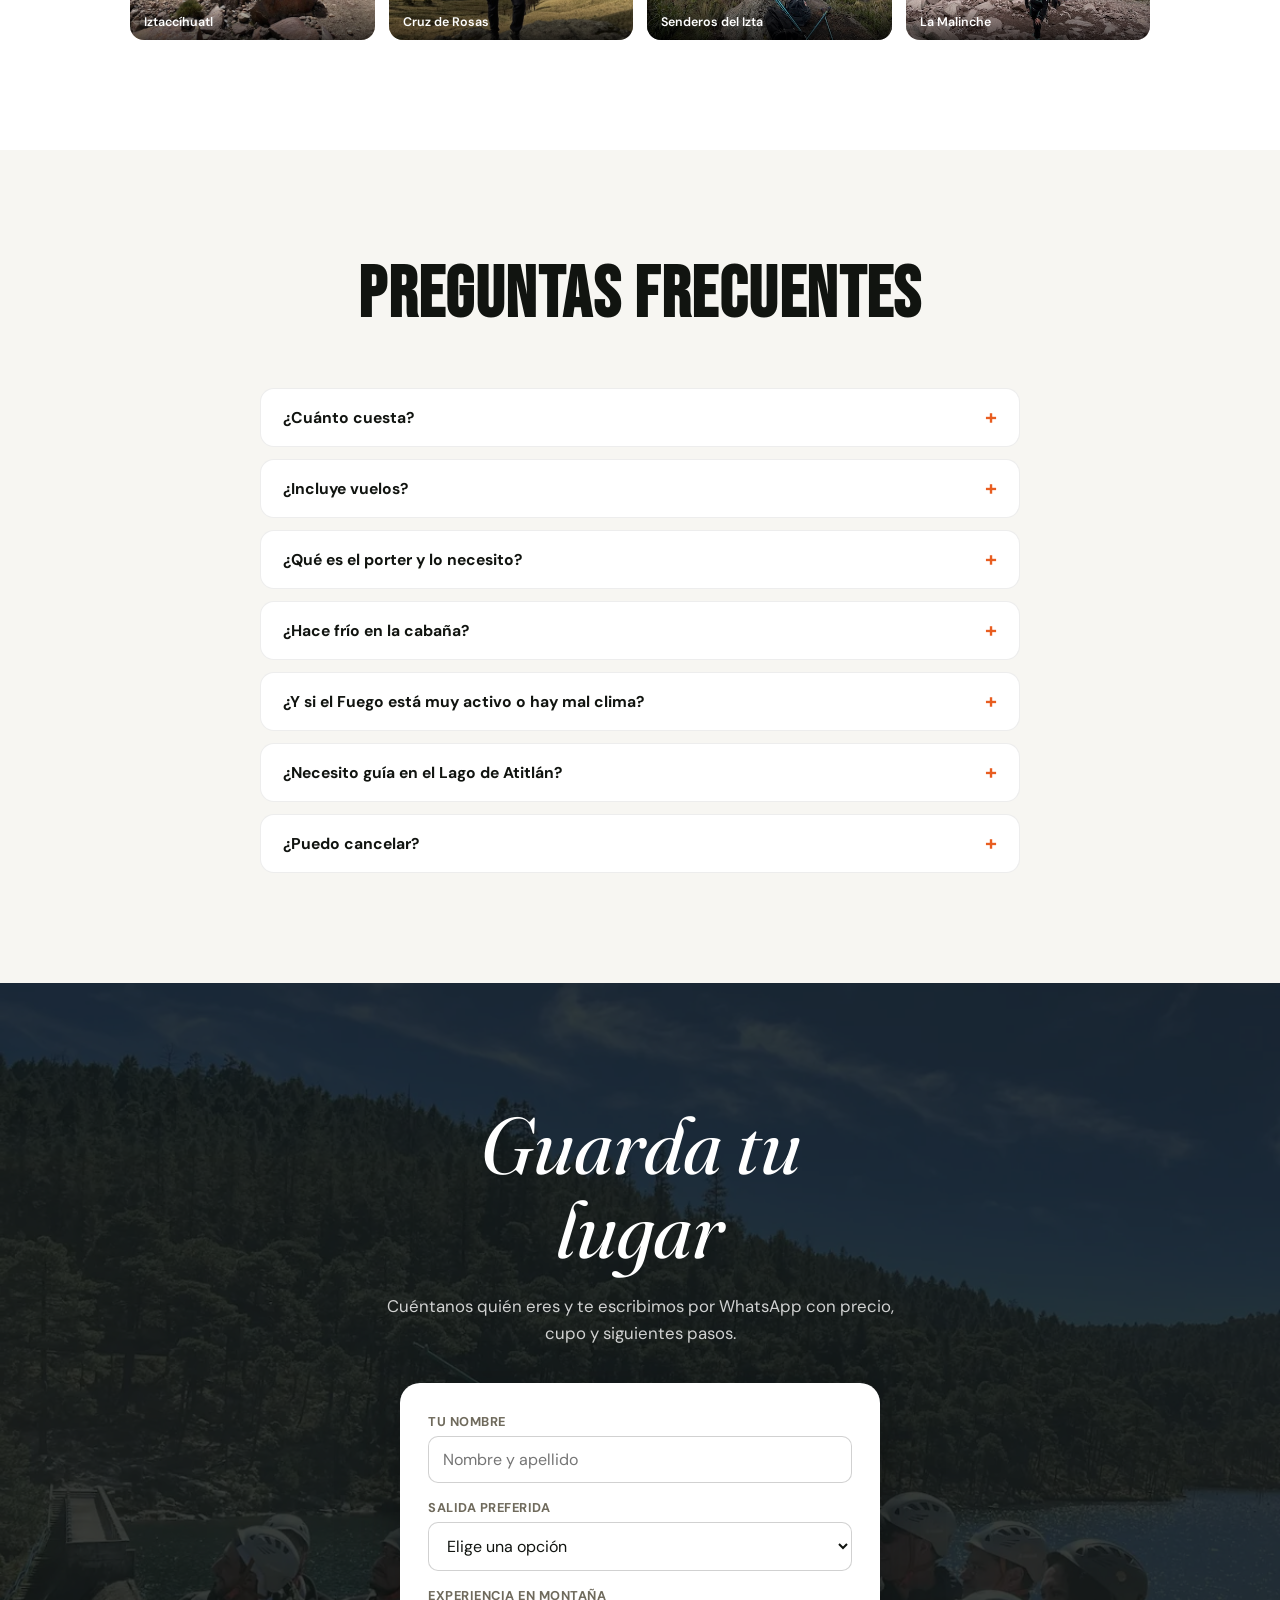
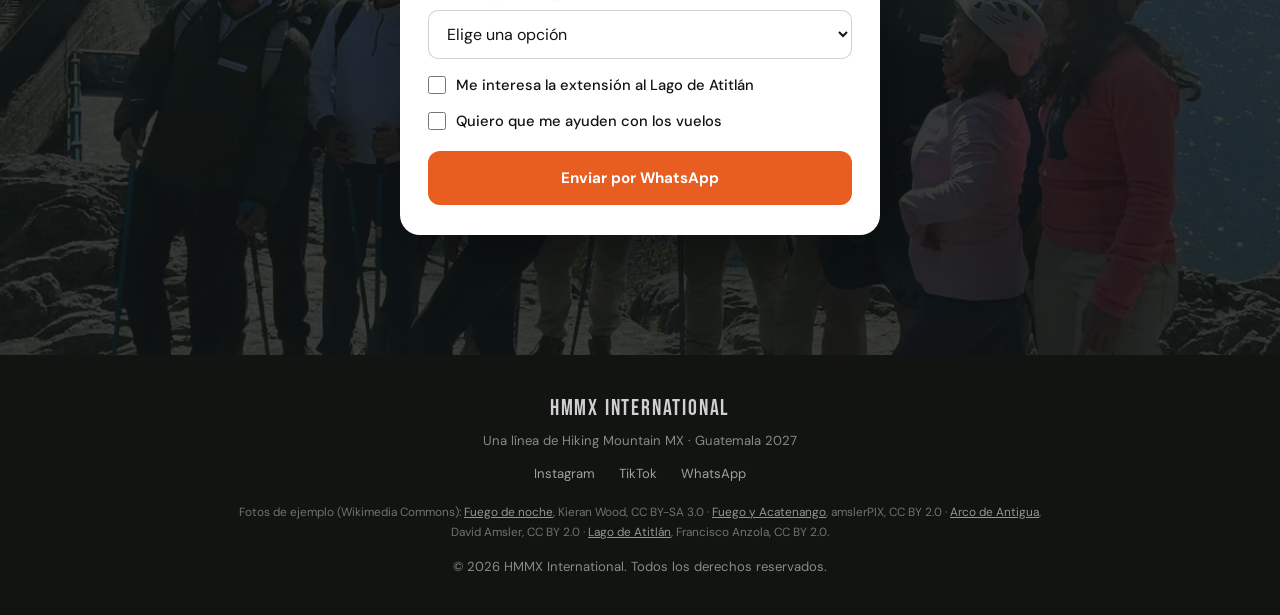
<file: guatemala/index.html>
<!DOCTYPE html>
<html lang="es">
<head>
<meta charset="UTF-8">
<meta name="viewport" content="width=device-width, initial-scale=1.0, viewport-fit=cover">
<meta name="robots" content="noindex, nofollow">
<title>Guatemala 2027: Acatenango &amp; Fuego | HMMX International</title>
<meta name="description" content="Expedición de 4 días a Guatemala: duerme en cabaña frente al Volcán de Fuego, sube Acatenango con guía local, cena caliente en la montaña. Salidas 11 y 18 de febrero de 2027.">
<link rel="icon" type="image/png" href="images/favicon-64.png">
<meta property="og:type" content="website">
<meta property="og:site_name" content="HMMX International">
<meta property="og:title" content="Guatemala 2027: Acatenango &amp; Fuego | HMMX International">
<meta property="og:description" content="Cabaña frente al Volcán de Fuego, guía local, comidas y bebidas calientes en la montaña. Salidas 11 y 18 de febrero de 2027.">
<meta property="og:locale" content="es_MX">
<link rel="preconnect" href="https://fonts.googleapis.com">
<link rel="preconnect" href="https://fonts.gstatic.com" crossorigin>
<link href="https://fonts.googleapis.com/css2?family=Bebas+Neue&family=DM+Sans:wght@300;400;500;700&family=Fraunces:ital,opsz,wght@0,9..144,300;0,9..144,500;0,9..144,600;1,9..144,400;1,9..144,500&display=swap" rel="stylesheet">
<link rel="stylesheet" href="assets/guatemala.css">
</head>
<body>

<canvas id="topo-canvas"></canvas>

<a href="https://wa.me/525516995143?text=Hola!%20Me%20interesa%20la%20expedici%C3%B3n%20a%20Guatemala%202027" target="_blank" rel="noopener noreferrer" class="wa-float" title="Contactar por WhatsApp" aria-label="WhatsApp">
  <svg width="28" height="28" fill="white" viewBox="0 0 24 24" aria-hidden="true"><path d="M17.472 14.382c-.297-.149-1.758-.867-2.03-.967-.273-.099-.471-.148-.67.15-.197.297-.767.966-.94 1.164-.173.199-.347.223-.644.075-.297-.15-1.255-.463-2.39-1.475-.883-.788-1.48-1.761-1.653-2.059-.173-.297-.018-.458.13-.606.134-.133.298-.347.446-.52.149-.174.198-.298.298-.497.099-.198.05-.371-.025-.52-.075-.149-.669-1.612-.916-2.207-.242-.579-.487-.5-.669-.51-.173-.008-.371-.01-.57-.01-.198 0-.52.074-.792.372-.272.297-1.04 1.016-1.04 2.479 0 1.462 1.065 2.875 1.213 3.074.149.198 2.096 3.2 5.077 4.487.709.306 1.262.489 1.694.625.712.227 1.36.195 1.871.118.571-.085 1.758-.719 2.006-1.413.248-.694.248-1.289.173-1.413-.074-.124-.272-.198-.57-.347m-5.421 7.403h-.004a9.87 9.87 0 01-5.031-1.378l-.361-.214-3.741.982.998-3.648-.235-.374a9.86 9.86 0 01-1.51-5.26c.001-5.45 4.436-9.884 9.888-9.884 2.64 0 5.122 1.03 6.988 2.898a9.825 9.825 0 012.893 6.994c-.003 5.45-4.437 9.884-9.885 9.884m8.413-18.297A11.815 11.815 0 0012.05 0C5.495 0 .16 5.335.157 11.892c0 2.096.547 4.142 1.588 5.945L.057 24l6.305-1.654a11.882 11.882 0 005.683 1.448h.005c6.554 0 11.89-5.335 11.893-11.893a11.821 11.821 0 00-3.48-8.413z"/></svg>
</a>

<nav>
  <a href="#hero" class="nav-logo"><img src="images/logo-marco.png" alt="Logo HMMX International"><span class="nav-logo-text">HMMX INTERNATIONAL</span></a>
  <ul class="nav-links">
    <li><a href="#experiencia">Experiencia</a></li>
    <li><a href="#destinos">Lugares</a></li>
    <li><a href="#itinerario">Itinerario</a></li>
    <li><a href="#fechas">Fechas</a></li>
    <li><a href="#requisitos">Requisitos</a></li>
    <li><a href="#faq">Preguntas</a></li>
  </ul>
  <a href="#registro" class="btn-nav">Quiero ir →</a>
</nav>

<!-- HERO -->
<section id="hero">
  <div class="hero-scene" aria-hidden="true"><img src="images/guatemala/fuego-erupcion-noche.jpg" alt=""></div>
  <div class="hero-shade"></div>
  <div class="hero-content">
    <img class="hero-logo" src="images/logo-marco.png" alt="HMMX International">
    <p class="eyebrow">Guatemala · Febrero 2027</p>
    <h1 class="hero-title">Duerme frente a un<br><em>volcán en erupción</em></h1>
    <p class="hero-sub">Acatenango y Volcán de Fuego con guía local, cabaña, cena caliente y chocolate al amanecer. Cuatro días, cupo limitado, acompañados por el equipo de Hiking Mountain MX.</p>
    <div class="hero-chips">
      <span class="chip">📅 Salidas 11 y 18 feb</span>
      <span class="chip">⛰️ Cima a 3,976 m</span>
      <span class="chip">🏕️ Noche en cabaña</span>
    </div>
    <div class="hero-ctas">
      <a href="#registro" class="btn-orange-solid">Reservar mi lugar</a>
      <a href="#itinerario" class="btn-ghost">Ver itinerario</a>
    </div>
  </div>
</section>

<!-- DATOS -->
<section id="datos">
  <div class="datos-grid">
    <div class="dato reveal"><span class="n">4</span><span class="l">días de expedición</span></div>
    <div class="dato reveal reveal-delay-1"><span class="n">3,976</span><span class="l">m · cima del Acatenango</span></div>
    <div class="dato reveal reveal-delay-2"><span class="n">1</span><span class="l">noche en cabaña con vista al Fuego</span></div>
    <div class="dato reveal reveal-delay-3"><span class="n">Intermedio</span><span class="l">nivel técnico requerido</span></div>
  </div>
</section>

<!-- EXPERIENCIA -->
<section id="experiencia">
  <div class="wrap">
    <span class="section-tag reveal">La experiencia</span>
    <h2 class="section-title reveal">LA NOCHE MÁS LARGA<br>FRENTE AL FUEGO</h2>
    <p class="mision-lead reveal">El Volcán de Fuego hace erupción varias veces por hora. Desde las cabañas del Acatenango lo ves a pocos kilómetros, con el cielo limpio y la montaña en silencio.</p>
    <div class="corp-problems reveal">
      <span class="corp-problem">🌋 Erupciones en vivo</span>
      <span class="corp-problem">🌌 Cielo de montaña</span>
      <span class="corp-problem">☕ Bebidas calientes</span>
      <span class="corp-problem">🧭 Guía local</span>
      <span class="corp-problem">🤝 Grupo pequeño</span>
    </div>
    <p class="mision-quote reveal">Tú te concentras en subir y disfrutar. Nosotros coordinamos guía, cabaña, comidas y traslados, y un equipo de HMMX viaja contigo en todo momento.</p>
  </div>
</section>

<!-- DESTINOS -->
<section id="destinos">
  <div class="section-header"><h2 class="section-title reveal">LUGARES DEL VIAJE</h2></div>
  <div class="dest-grid">
    <figure class="reveal dest-wide"><img src="images/guatemala/fuego-acatenango.jpg" alt="Volcán de Fuego y Acatenango entre palmeras" loading="lazy"><figcaption><b>Acatenango y Fuego</b><span>Dos volcanes, una sola noche frente a las erupciones</span></figcaption></figure>
    <figure class="reveal reveal-delay-1"><img src="images/guatemala/antigua-arco.jpg" alt="Arco de Santa Catalina en Antigua Guatemala con el volcán al fondo" loading="lazy"><figcaption><b>Antigua Guatemala</b><span>Ciudad colonial al pie de los volcanes</span></figcaption></figure>
    <figure class="reveal reveal-delay-2"><img src="images/guatemala/atitlan.jpg" alt="Lago de Atitlán rodeado de volcanes" loading="lazy"><figcaption><b>Lago de Atitlán</b><span>Extensión opcional, sin ascenso técnico</span></figcaption></figure>
  </div>
</section>

<!-- INCLUYE -->
<section id="incluye">
  <div class="section-header"><h2 class="section-title reveal">¿QUÉ INCLUYE?</h2></div>
  <div class="incluye-grid">
    <div class="incluye-item reveal"><span class="incluye-ico">🧭</span><p>Guía local para Acatenango y Fuego</p></div>
    <div class="incluye-item reveal reveal-delay-1"><span class="incluye-ico">🏕️</span><p>Hospedaje en cabaña en la montaña, de las más cómodas de la ruta</p></div>
    <div class="incluye-item reveal reveal-delay-2"><span class="incluye-ico">🍲</span><p>Comidas en el volcán: cena caliente, desayuno de montaña y snacks</p></div>
    <div class="incluye-item reveal reveal-delay-3"><span class="incluye-ico">🍫</span><p>Chocolatitos y bebidas calientes durante la noche y el amanecer</p></div>
    <div class="incluye-item reveal"><span class="incluye-ico">🏨</span><p>Hospedaje en Antigua Guatemala</p></div>
    <div class="incluye-item reveal reveal-delay-1"><span class="incluye-ico">🚐</span><p>Transporte terrestre local durante el programa</p></div>
    <div class="incluye-item reveal reveal-delay-2"><span class="incluye-ico">🎟️</span><p>Entradas y accesos a los volcanes</p></div>
    <div class="incluye-item reveal reveal-delay-3"><span class="incluye-ico">🛟</span><p>Acompañamiento del equipo HMMX, protocolo de seguridad y botiquín</p></div>
  </div>
  <div class="extras-box reveal">
    <span class="lbl">No incluye / extras</span>
    <ul>
      <li>✈️ Vuelos internacionales (te damos las ventanas de llegada y salida; si prefieres, te los gestionamos)</li>
      <li>🎒 Porter opcional para equipo extra: Q200 por servicio, se paga en destino</li>
      <li>🛡️ Seguro de viaje y gastos personales</li>
    </ul>
  </div>
</section>

<!-- ITINERARIO -->
<section id="itinerario">
  <div class="section-header"><h2 class="section-title reveal">ITINERARIO</h2></div>
  <ol class="timeline">
    <li class="tl-item reveal">
      <span class="tl-day">Día 1</span>
      <div><h3>Llegada a Antigua</h3><p>Recepción, traslado y check-in. Reunión de bienvenida, revisión de equipo y recorrido cultural por la ciudad colonial. Cena libre.</p></div>
    </li>
    <li class="tl-item reveal">
      <span class="tl-day">Día 2</span>
      <div><h3>Ascenso al Acatenango</h3><p>Salida temprano y ascenso con guía hasta el campamento de cabañas. Cena caliente y noche frente a las erupciones del Volcán de Fuego.</p></div>
    </li>
    <li class="tl-item reveal">
      <span class="tl-day">Día 3</span>
      <div><h3>Amanecer, cima y Fuego</h3><p>Chocolate caliente al amanecer, cima opcional a 3,976 m y descenso. La ruta hacia el Fuego depende de la actividad del volcán y la decide el guía. Regreso a Antigua.</p></div>
    </li>
    <li class="tl-item reveal">
      <span class="tl-day">Día 4</span>
      <div><h3>Cierre del programa</h3><p>Desayuno de despedida, tiempo libre en Antigua y traslado para el retorno de quienes regresan a casa.</p></div>
    </li>
    <li class="tl-item tl-ext reveal">
      <span class="tl-day">Día 5 · Opcional</span>
      <div><h3>Extensión al Lago de Atitlán</h3><p>Traslado al lago, hospedaje y tiempo para recorrerlo. Es un día sin ascenso técnico y no necesitas guía de montaña.</p></div>
    </li>
  </ol>
</section>

<!-- FECHAS -->
<section id="fechas">
  <div class="section-header"><h2 class="section-title reveal">ELIGE TU SALIDA</h2></div>
  <div class="fechas-grid">
    <article class="fecha-card reveal">
      <span class="fecha-tag">Salida 1</span>
      <h3>11 al 14 de febrero</h3>
      <p class="fecha-sub">Jueves a domingo · extensión a Atitlán hasta el lunes 15</p>
      <a href="#registro" class="btn-primary" data-fecha="11 al 14 de febrero de 2027">Elegir esta salida</a>
    </article>
    <article class="fecha-card reveal reveal-delay-1">
      <span class="fecha-tag">Salida 2</span>
      <h3>18 al 21 de febrero</h3>
      <p class="fecha-sub">Jueves a domingo · extensión a Atitlán hasta el lunes 22</p>
      <a href="#registro" class="btn-primary" data-fecha="18 al 21 de febrero de 2027">Elegir esta salida</a>
    </article>
  </div>
  <p class="fechas-note reveal">Febrero es temporada seca en Guatemala: cielos más despejados para ver el Fuego, y noches frías en la montaña.</p>
</section>

<!-- REQUISITOS -->
<section id="requisitos">
  <div class="wrap">
    <span class="section-tag reveal">¿Estás listo?</span>
    <h2 class="section-title reveal">NIVEL INTERMEDIO</h2>
    <div class="req-grid">
      <div class="req-card reveal">
        <h3>Lo que pedimos</h3>
        <ul>
          <li>Haber subido montañas en México, por ejemplo Nevado de Toluca, La Malinche o Iztaccíhuatl</li>
          <li>Poder caminar varias horas con desnivel continuo y aclimatarte a casi 4,000 m</li>
          <li>Pasaporte vigente y seguro de viaje con cobertura de montaña</li>
        </ul>
      </div>
      <div class="req-card reveal reveal-delay-1">
        <h3>¿Aún no tienes ascensos?</h3>
        <p>No pasa nada. Preparamos grupos de entrenamiento con Hiking Mountain MX en CDMX y Edomex para que llegues listo. Escríbenos y te decimos por dónde empezar.</p>
        <a href="https://wa.me/525516995143?text=Hola!%20Quiero%20entrenar%20para%20Guatemala%202027" target="_blank" rel="noopener noreferrer" class="btn-secondary">Preguntar por entrenamientos</a>
      </div>
    </div>
  </div>
</section>

<!-- COMUNIDAD -->
<section id="comunidad">
  <div class="section-header"><h2 class="section-title reveal">LA COMUNIDAD HMMX</h2></div>
  <p class="comunidad-lead reveal">Llevamos a la comunidad HMMX a las montañas de México. Esta vez cruzamos la frontera.</p>
  <div class="gal-grid reveal">
    <figure><img src="images/refugio_100.jpeg" alt="Refugio en el Iztaccíhuatl" loading="lazy"><figcaption>Iztaccíhuatl</figcaption></figure>
    <figure><img src="images/cruz_rosas.jpeg" alt="Cruz de Rosas" loading="lazy"><figcaption>Cruz de Rosas</figcaption></figure>
    <figure><img src="images/senderos_iztaccihuatl.jpeg" alt="Senderos del Iztaccíhuatl" loading="lazy"><figcaption>Senderos del Izta</figcaption></figure>
    <figure><img src="images/malinche.jpeg" alt="La Malinche" loading="lazy"><figcaption>La Malinche</figcaption></figure>
  </div>
</section>

<!-- FAQ -->
<section id="faq">
  <div class="section-header"><h2 class="section-title reveal">PREGUNTAS FRECUENTES</h2></div>
  <div class="faq-list reveal">
    <details><summary>¿Cuánto cuesta?</summary><p>El precio y los cupos se publican en la primera semana de octubre de 2026. Regístrate abajo y te avisamos antes que a nadie.</p></details>
    <details><summary>¿Incluye vuelos?</summary><p>No. La mayoría compra por su cuenta con las ventanas de llegada y salida que te daremos. Si prefieres no hacerlo tú, podemos gestionártelos como servicio aparte.</p></details>
    <details><summary>¿Qué es el porter y lo necesito?</summary><p>Es una persona que carga tu equipo extra en el ascenso. Es opcional y cuesta Q200 por servicio, se paga en destino. Con una mochila ligera normalmente no lo necesitas.</p></details>
    <details><summary>¿Hace frío en la cabaña?</summary><p>Sí, en febrero las noches en el campamento rondan o bajan de 0 °C. Enviaremos una lista de equipo obligatorio; con ella estarás bien.</p></details>
    <details><summary>¿Y si el Fuego está muy activo o hay mal clima?</summary><p>La seguridad manda. El guía decide la ruta según la actividad del volcán y el clima, y el Acatenango sigue siendo el mejor mirador del Fuego.</p></details>
    <details><summary>¿Necesito guía en el Lago de Atitlán?</summary><p>No. La extensión al lago no incluye ascenso técnico.</p></details>
    <details><summary>¿Puedo cancelar?</summary><p>Te compartiremos la política de cancelación y reembolsos al abrir inscripciones.</p></details>
  </div>
</section>

<!-- REGISTRO -->
<section id="registro">
  <div class="eb-cierre-bg"><img src="images/comunidad-hmmx.jpg" alt="Equipo HMMX en la montaña"></div>
  <h2 class="cierre-title reveal">Guarda tu<br>lugar</h2>
  <p class="cierre-sub reveal">Cuéntanos quién eres y te escribimos por WhatsApp con precio, cupo y siguientes pasos.</p>
  <form id="reg-form" class="reg-form reveal" novalidate>
    <label>Tu nombre<input type="text" name="nombre" required autocomplete="name" placeholder="Nombre y apellido"></label>
    <label>Salida preferida
      <select name="fecha" required>
        <option value="">Elige una opción</option>
        <option>11 al 14 de febrero de 2027</option>
        <option>18 al 21 de febrero de 2027</option>
        <option>Cualquiera de las dos</option>
      </select>
    </label>
    <label>Experiencia en montaña
      <select name="exp" required>
        <option value="">Elige una opción</option>
        <option>Ya he subido montañas en México</option>
        <option>Aún no, quiero entrenar con HMMX</option>
      </select>
    </label>
    <label class="check"><input type="checkbox" name="ext"> Me interesa la extensión al Lago de Atitlán</label>
    <label class="check"><input type="checkbox" name="vuelos"> Quiero que me ayuden con los vuelos</label>
    <button type="submit" class="btn-orange-solid">Enviar por WhatsApp</button>
    <p class="form-err" id="form-err" role="alert" hidden>Completa tu nombre y las dos opciones para continuar.</p>
  </form>
</section>

<footer>
  <p class="footer-brand">HMMX INTERNATIONAL</p>
  <p class="footer-location">Una línea de Hiking Mountain MX · Guatemala 2027</p>
  <div class="footer-social">
    <a href="https://www.instagram.com/hiking_mountain_mx" target="_blank" rel="noopener noreferrer">Instagram</a>
    <a href="https://www.tiktok.com/@hiking_mountain_mx" target="_blank" rel="noopener noreferrer">TikTok</a>
    <a href="https://wa.me/525516995143" target="_blank" rel="noopener noreferrer">WhatsApp</a>
  </div>
  <p class="credits">Fotos de ejemplo (Wikimedia Commons): <a href="https://commons.wikimedia.org/wiki/File:Volcan_de_Fuego_in_Guatemala_-_Eruption_at_night.jpg" target="_blank" rel="noopener noreferrer">Fuego de noche</a>, Kieran Wood, CC BY-SA 3.0 · <a href="https://commons.wikimedia.org/wiki/File:Volcanoes_Fuego_%26_Acatenango_8.jpg" target="_blank" rel="noopener noreferrer">Fuego y Acatenango</a>, amslerPIX, CC BY 2.0 · <a href="https://commons.wikimedia.org/wiki/File:Volcano_Through_the_Arch.jpg" target="_blank" rel="noopener noreferrer">Arco de Antigua</a>, David Amsler, CC BY 2.0 · <a href="https://commons.wikimedia.org/wiki/File:Atitlan_Lake_and_Volcanoes_(3746396035).jpg" target="_blank" rel="noopener noreferrer">Lago de Atitlán</a>, Francisco Anzola, CC BY 2.0.</p>
  <p>© 2026 HMMX International. Todos los derechos reservados.</p>
</footer>

<script src="assets/topo-canvas.js"></script>
<script src="assets/guatemala.js"></script>
</body>
</html>
</file>
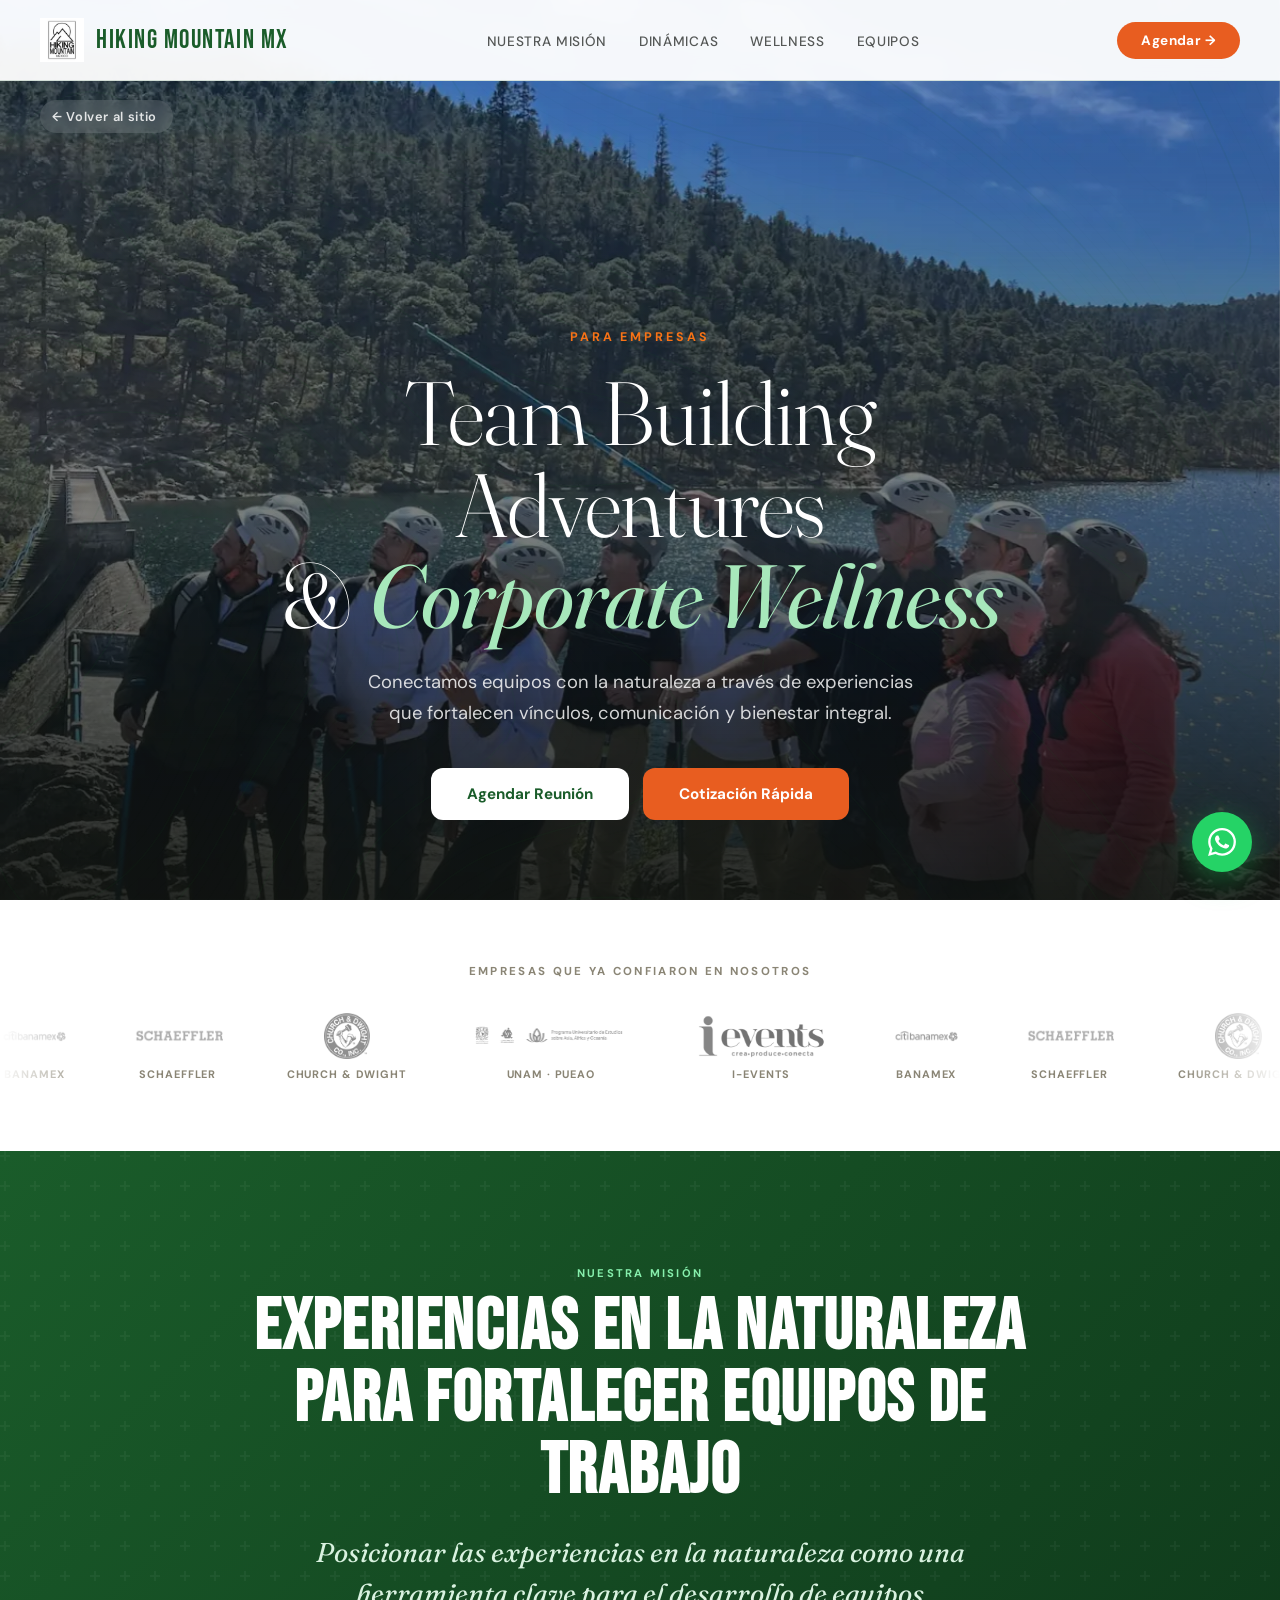
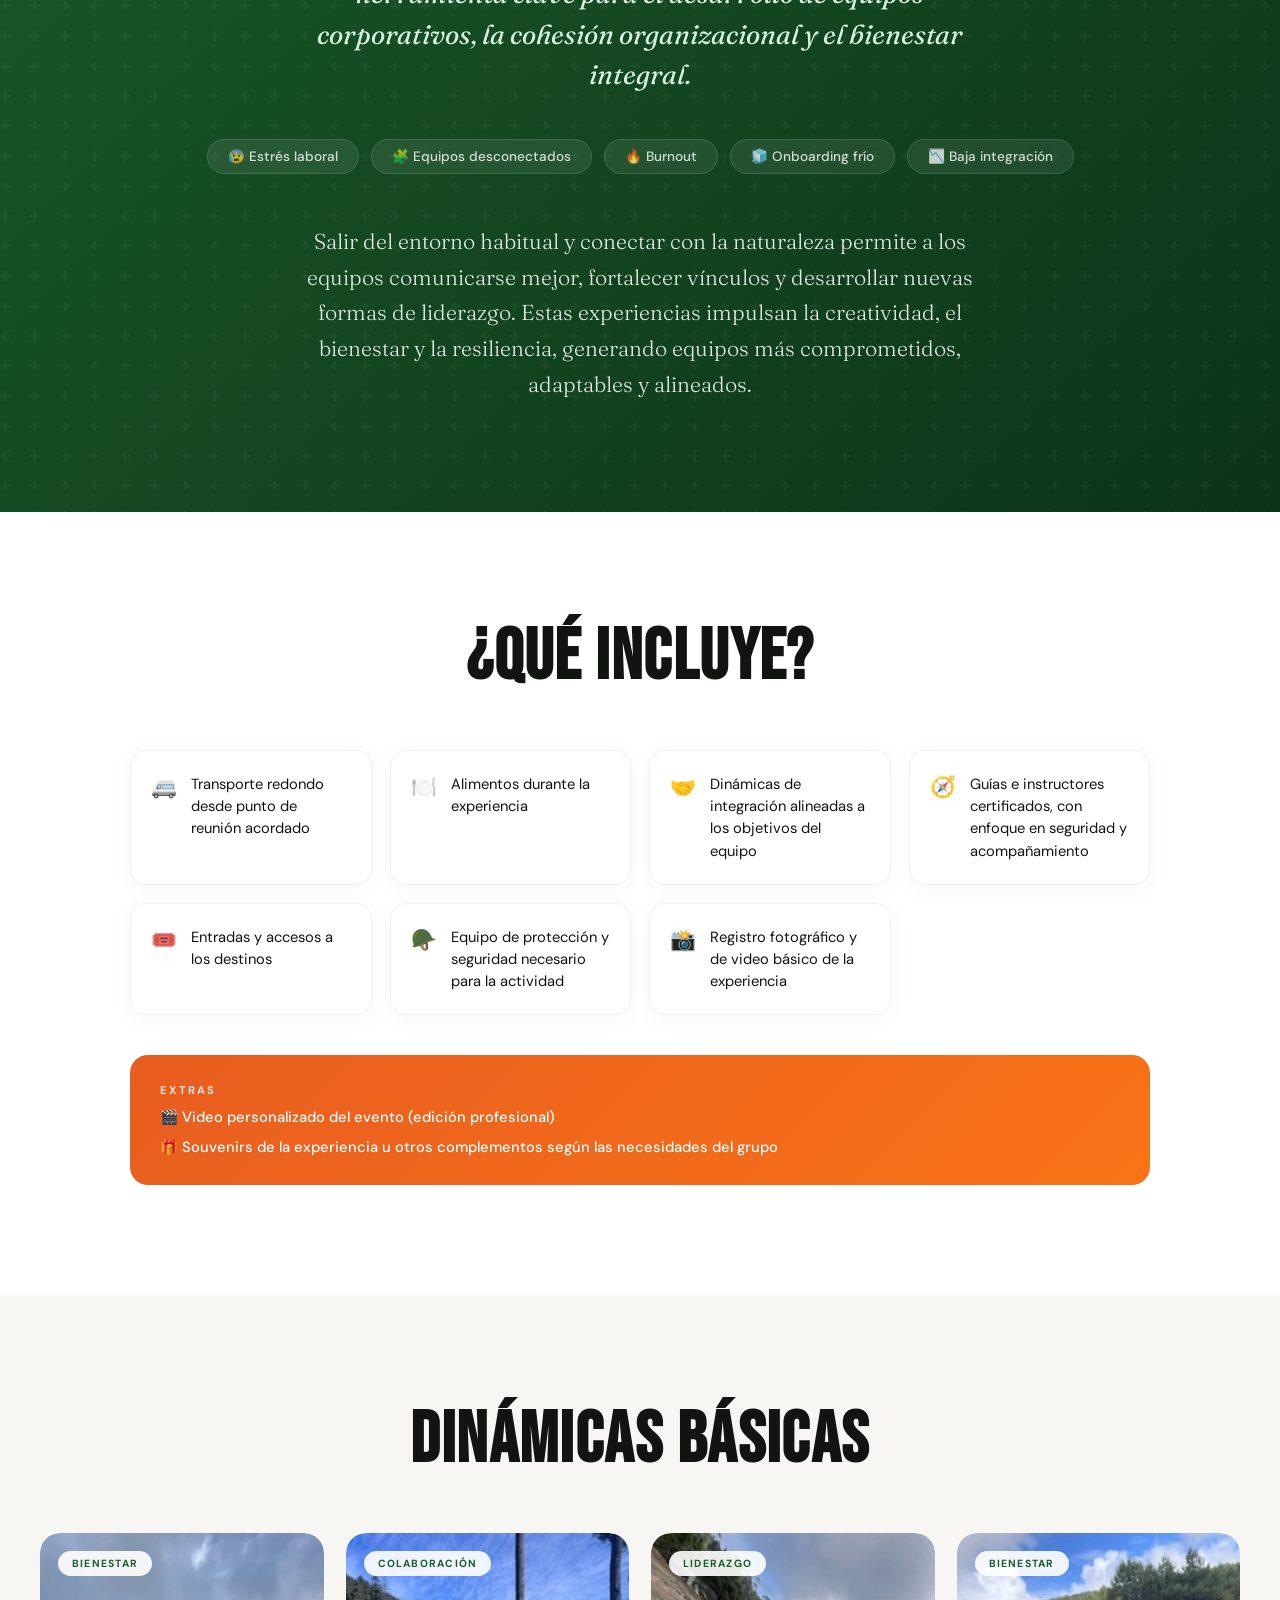
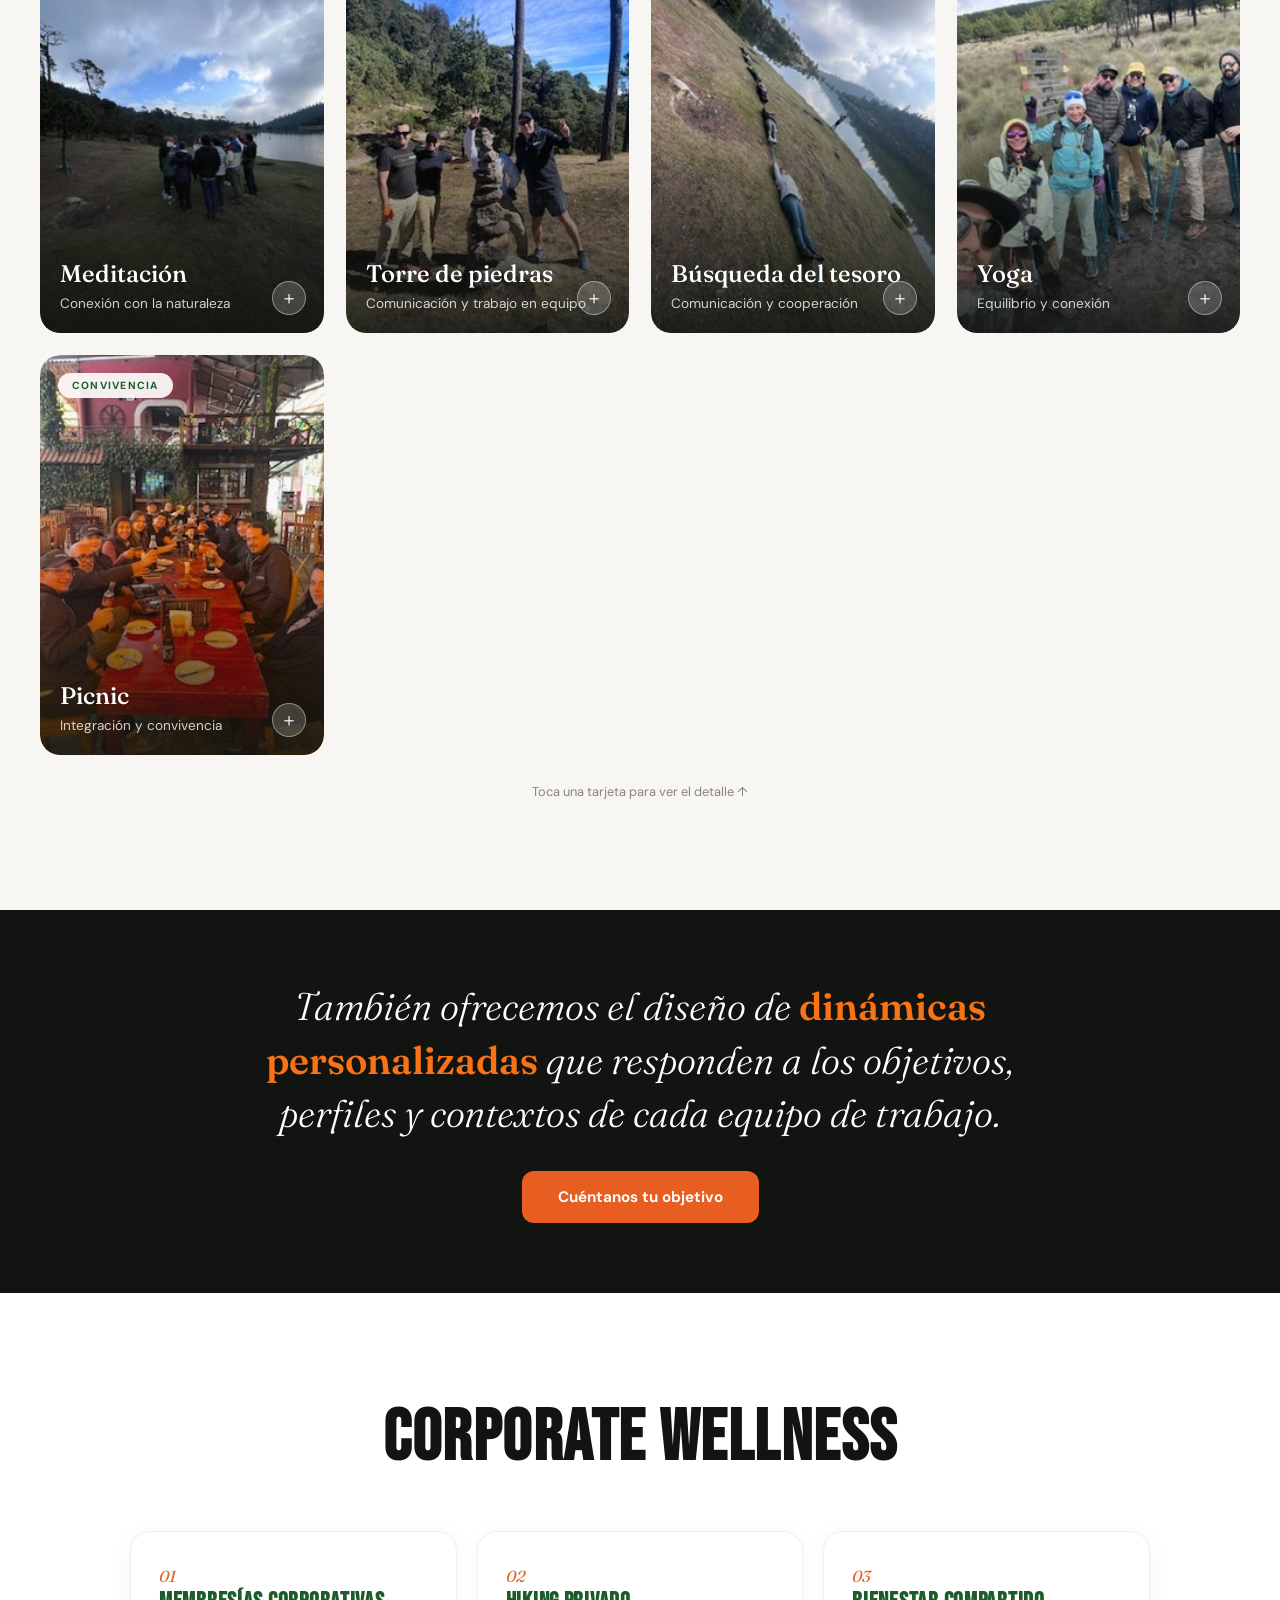
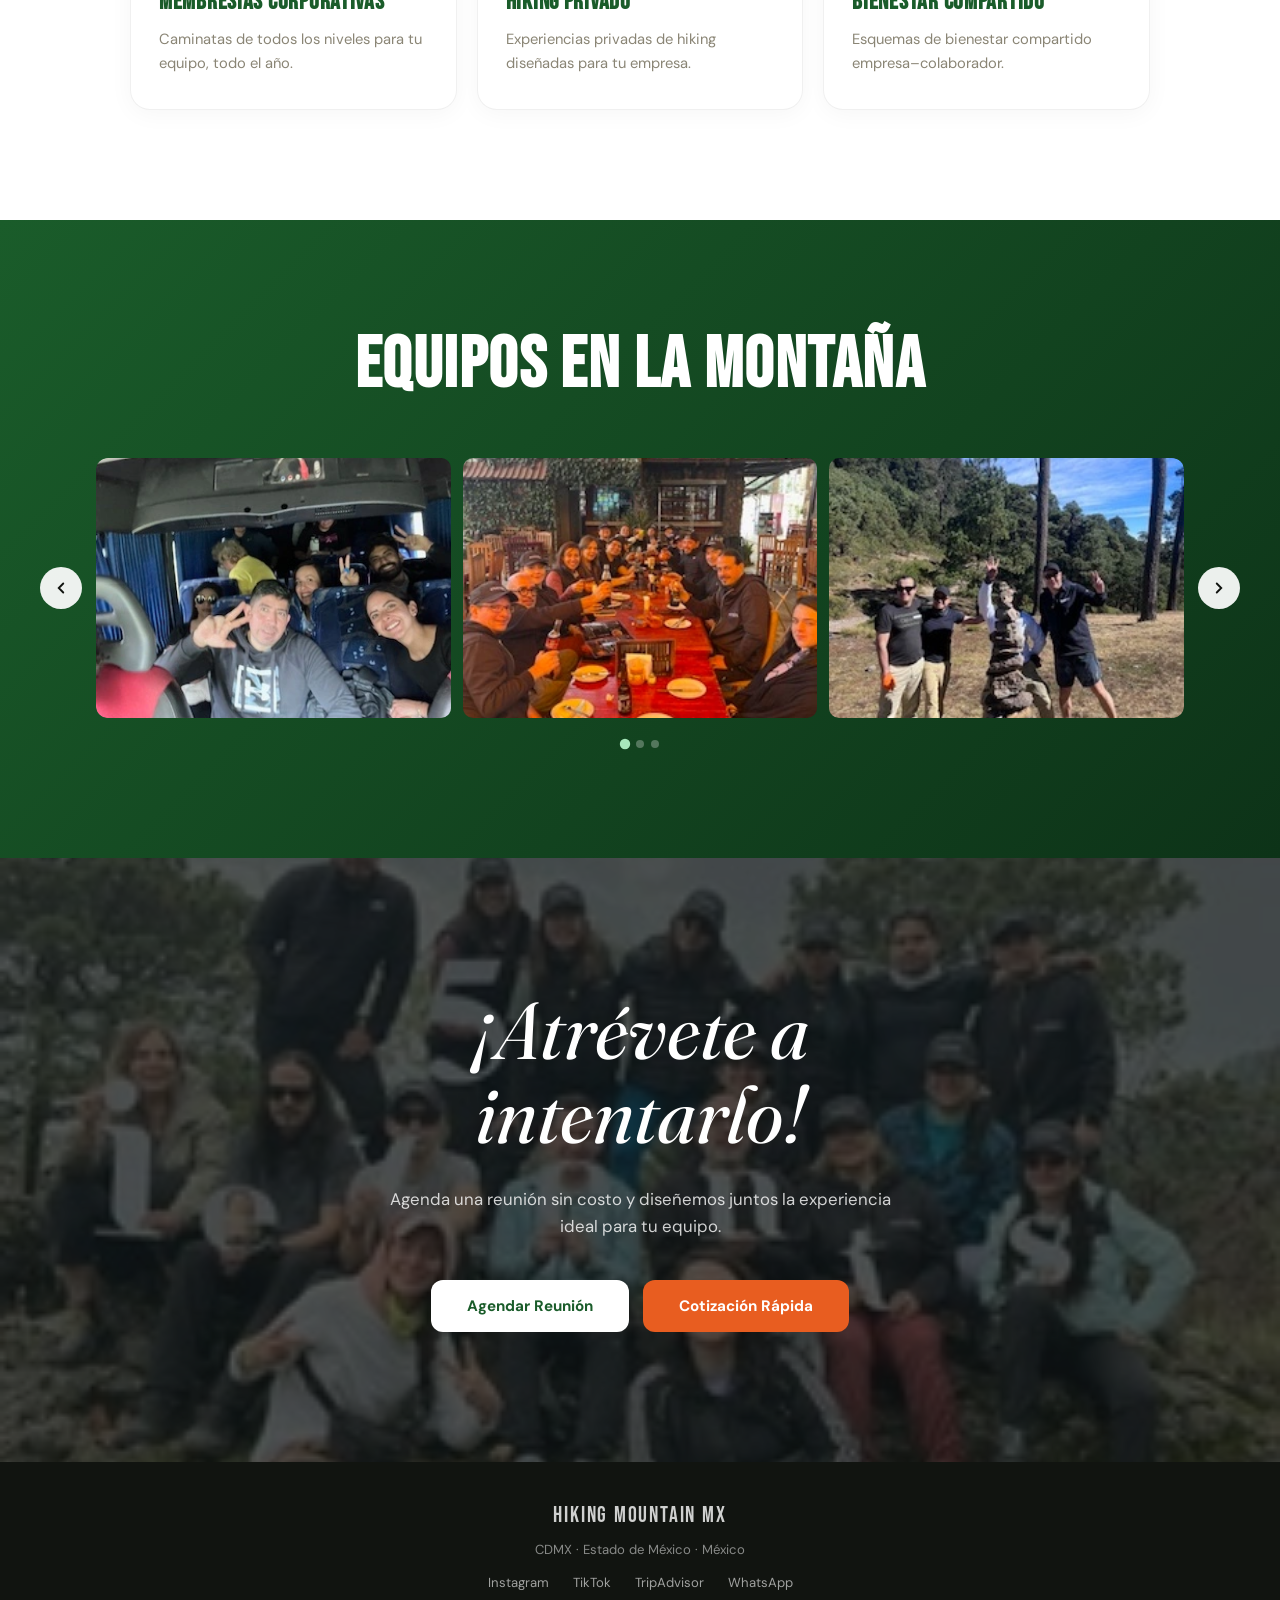
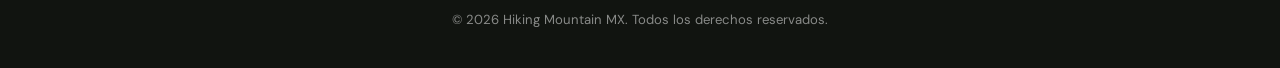
<file: empresas.html>
<!DOCTYPE html>
<html lang="es">
<head>
<meta charset="UTF-8">
<meta name="viewport" content="width=device-width, initial-scale=1.0, viewport-fit=cover">
<title>Team Building &amp; Corporate Wellness | Hiking Mountain MX</title>
<meta name="description" content="Experiencias de team building y bienestar corporativo en la naturaleza. Dinámicas de integración, hiking privado y esquemas de bienestar para empresas.">
<link rel="canonical" href="https://hikingmountainmx.com/empresas.html">
<link rel="icon" type="image/png" sizes="32x32" href="images/favicon-32.png">
<link rel="apple-touch-icon" href="images/apple-touch-icon.png">
<meta property="og:type" content="website">
<meta property="og:site_name" content="Hiking Mountain MX">
<meta property="og:title" content="Team Building &amp; Corporate Wellness | Hiking Mountain MX">
<meta property="og:description" content="Experiencias de team building y bienestar corporativo en la naturaleza. Dinámicas de integración, hiking privado y esquemas de bienestar para empresas.">
<meta property="og:image" content="/images/team-building-04.jpg">
<meta property="og:url" content="https://hikingmountainmx.com/empresas.html">
<meta property="og:locale" content="es_MX">
<meta name="twitter:card" content="summary_large_image">
<meta name="twitter:title" content="Team Building &amp; Corporate Wellness | Hiking Mountain MX">
<meta name="twitter:description" content="Experiencias de team building y bienestar corporativo en la naturaleza. Dinámicas de integración, hiking privado y esquemas de bienestar para empresas.">
<meta name="twitter:image" content="/images/team-building-04.jpg">
<script type="application/ld+json">
{
  "@context": "https://schema.org",
  "@type": "Organization",
  "name": "Hiking Mountain MX",
  "url": "https://hikingmountainmx.com/",
  "logo": "/images/logo-hmmx.png",
  "sameAs": [
    "https://www.instagram.com/hiking_mountain_mx",
    "https://www.tiktok.com/@hiking_mountain_mx",
    "https://www.tripadvisor.com.mx/Attraction_Review-g150800-d27996630-Reviews-Hiking_Mountain_Mexico-Mexico_City_Central_Mexico_and_Gulf_Coast.html"
  ]
}
</script>
<link rel="preconnect" href="https://fonts.googleapis.com">
<link rel="preconnect" href="https://fonts.gstatic.com" crossorigin>
<link href="https://fonts.googleapis.com/css2?family=Bebas+Neue&family=DM+Sans:wght@300;400;500;700&family=Fraunces:ital,opsz,wght@0,9..144,300;0,9..144,500;0,9..144,600;1,9..144,400;1,9..144,500&display=swap" rel="stylesheet">
<link rel="stylesheet" href="assets/css/empresas.css">
</head>
<body>

<canvas id="topo-canvas"></canvas>

<a href="https://wa.me/525516995143" target="_blank" rel="noopener noreferrer" class="wa-float" title="Contactar por WhatsApp">
  <svg width="28" height="28" fill="white" viewBox="0 0 24 24">
    <path d="M17.472 14.382c-.297-.149-1.758-.867-2.03-.967-.273-.099-.471-.148-.67.15-.197.297-.767.966-.94 1.164-.173.199-.347.223-.644.075-.297-.15-1.255-.463-2.39-1.475-.883-.788-1.48-1.761-1.653-2.059-.173-.297-.018-.458.13-.606.134-.133.298-.347.446-.52.149-.174.198-.298.298-.497.099-.198.05-.371-.025-.52-.075-.149-.669-1.612-.916-2.207-.242-.579-.487-.5-.669-.51-.173-.008-.371-.01-.57-.01-.198 0-.52.074-.792.372-.272.297-1.04 1.016-1.04 2.479 0 1.462 1.065 2.875 1.213 3.074.149.198 2.096 3.2 5.077 4.487.709.306 1.262.489 1.694.625.712.227 1.36.195 1.871.118.571-.085 1.758-.719 2.006-1.413.248-.694.248-1.289.173-1.413-.074-.124-.272-.198-.57-.347m-5.421 7.403h-.004a9.87 9.87 0 01-5.031-1.378l-.361-.214-3.741.982.998-3.648-.235-.374a9.86 9.86 0 01-1.51-5.26c.001-5.45 4.436-9.884 9.888-9.884 2.64 0 5.122 1.03 6.988 2.898a9.825 9.825 0 012.893 6.994c-.003 5.45-4.437 9.884-9.885 9.884m8.413-18.297A11.815 11.815 0 0012.05 0C5.495 0 .16 5.335.157 11.892c0 2.096.547 4.142 1.588 5.945L.057 24l6.305-1.654a11.882 11.882 0 005.683 1.448h.005c6.554 0 11.89-5.335 11.893-11.893a11.821 11.821 0 00-3.48-8.413z"/>
  </svg>
</a>

<!-- NAV -->
<nav>
  <a href="index.html" class="nav-logo"><img src="images/logo-hmmx.png" alt="Logo Hiking Mountain MX"><span class="nav-logo-text">HIKING MOUNTAIN MX</span></a>
  <ul class="nav-links">
    <li><a href="#mision">Nuestra misión</a></li>
    <li><a href="#dinamicas">Dinámicas</a></li>
    <li><a href="#wellness">Wellness</a></li>
    <li><a href="#equipos">Equipos</a></li>
  </ul>
  <a href="https://wa.me/525516995143?text=Hola!%20Quiero%20agendar%20una%20reuni%C3%B3n%20para%20experiencias%20corporativas" target="_blank" rel="noopener noreferrer" class="btn-nav">Agendar →</a>
</nav>

<!-- HERO -->
<section id="hero">
  <div class="eb-hero-bg" id="eb-hero-bg">
    <img src="images/team-building-04.jpg" alt="Equipo corporativo en experiencia de team building en la montaña">
  </div>
  <div class="eb-back"><a href="index.html">← Volver al sitio</a></div>
  <div class="eb-hero-content">
    <p class="eb-eyebrow">Para empresas</p>
    <h1 class="eb-hero-title">Team Building Adventures<br>&amp; <em>Corporate Wellness</em></h1>
    <p class="eb-hero-sub">Conectamos equipos con la naturaleza a través de experiencias que fortalecen vínculos, comunicación y bienestar integral.</p>
    <div class="eb-hero-ctas">
      <a href="https://wa.me/525516995143?text=Hola!%20Quiero%20agendar%20una%20reuni%C3%B3n%20para%20experiencias%20corporativas" target="_blank" rel="noopener noreferrer" class="btn-white">Agendar Reunión</a>
      <a href="https://docs.google.com/forms/d/e/1FAIpQLSfQR73yZ3YiT2e2jC7tGwc4FWWMCqtgv7WVmMKTwoNC7M7NrQ/viewform?usp=dialog" target="_blank" rel="noopener noreferrer" class="btn-orange-solid">Cotización Rápida</a>
    </div>
  </div>
</section>

<!-- CLIENTES -->
<section id="clientes">
  <p class="logos-eyebrow reveal">Empresas que ya confiaron en nosotros</p>
  <div class="logos-marquee">
    <div class="logos-track" id="logos-track">
      <div class="logo-item"><img src="images/logo-banamex.webp" alt="Banamex" onerror="this.style.display='none'"><span class="logo-name">Banamex</span></div>
      <div class="logo-item"><img src="images/logo-schaeffler.webp" alt="Schaeffler" onerror="this.style.display='none'"><span class="logo-name">Schaeffler</span></div>
      <div class="logo-item"><img src="images/logo-church-dwight.webp" alt="Church &amp; Dwight México" onerror="this.style.display='none'"><span class="logo-name">Church &amp; Dwight</span></div>
      <div class="logo-item"><img src="images/logo-unam-puea.webp" alt="Programa Universitario de Estudios sobre Asia, África y Oceanía — UNAM" onerror="this.style.display='none'"><span class="logo-name">UNAM · PUEAO</span></div>
      <div class="logo-item"><img src="images/i-events.webp" alt="I-Events" onerror="this.style.display='none'"><span class="logo-name">I-Events</span></div>
    </div>
  </div>
</section>

<!-- MISIÓN -->
<section id="mision">
  <div class="wrap">
    <span class="section-tag reveal">Nuestra misión</span>
    <h2 class="section-title reveal">EXPERIENCIAS EN LA NATURALEZA<br>PARA FORTALECER EQUIPOS DE TRABAJO</h2>
    <p class="mision-lead reveal">Posicionar las experiencias en la naturaleza como una herramienta clave para el desarrollo de equipos corporativos, la cohesión organizacional y el bienestar integral.</p>
    <div class="corp-problems reveal">
      <span class="corp-problem">😰 Estrés laboral</span>
      <span class="corp-problem">🧩 Equipos desconectados</span>
      <span class="corp-problem">🔥 Burnout</span>
      <span class="corp-problem">🧊 Onboarding frío</span>
      <span class="corp-problem">📉 Baja integración</span>
    </div>
    <p class="mision-quote reveal">Salir del entorno habitual y conectar con la naturaleza permite a los equipos comunicarse mejor, fortalecer vínculos y desarrollar nuevas formas de liderazgo. Estas experiencias impulsan la creatividad, el bienestar y la resiliencia, generando equipos más comprometidos, adaptables y alineados.</p>
  </div>
</section>

<!-- QUÉ INCLUYE -->
<section id="incluye">
  <div class="section-header">
    <h2 class="section-title reveal">¿QUÉ INCLUYE?</h2>
  </div>
  <div class="incluye-grid">
    <div class="incluye-item reveal"><span class="incluye-ico">🚐</span><p>Transporte redondo desde punto de reunión acordado</p></div>
    <div class="incluye-item reveal reveal-delay-1"><span class="incluye-ico">🍽️</span><p>Alimentos durante la experiencia</p></div>
    <div class="incluye-item reveal reveal-delay-2"><span class="incluye-ico">🤝</span><p>Dinámicas de integración alineadas a los objetivos del equipo</p></div>
    <div class="incluye-item reveal reveal-delay-3"><span class="incluye-ico">🧭</span><p>Guías e instructores certificados, con enfoque en seguridad y acompañamiento</p></div>
    <div class="incluye-item reveal"><span class="incluye-ico">🎟️</span><p>Entradas y accesos a los destinos</p></div>
    <div class="incluye-item reveal reveal-delay-1"><span class="incluye-ico">🪖</span><p>Equipo de protección y seguridad necesario para la actividad</p></div>
    <div class="incluye-item reveal reveal-delay-2"><span class="incluye-ico">📸</span><p>Registro fotográfico y de video básico de la experiencia</p></div>
  </div>
  <div class="extras-box reveal">
    <span class="lbl">Extras</span>
    <ul>
      <li>🎬 Video personalizado del evento (edición profesional)</li>
      <li>🎁 Souvenirs de la experiencia u otros complementos según las necesidades del grupo</li>
    </ul>
  </div>
</section>

<!-- DINÁMICAS -->
<section id="dinamicas">
  <div class="section-header">
    <h2 class="section-title reveal">DINÁMICAS BÁSICAS</h2>
  </div>
  <div class="dinamicas-grid" id="dinamicas-grid">

    <div class="dinamica-card reveal" data-card>
      <div class="flip-inner">
        <div class="dinamica-face dinamica-front">
          <img src="images/team-building-06.jpg" alt="Meditación en la montaña">
          <span class="tag">Bienestar</span>
          <div class="info"><h3>Meditación</h3><p>Conexión con la naturaleza</p></div>
          <span class="tap-hint">＋</span>
        </div>
        <div class="dinamica-face dinamica-back">
          <span class="lbl">Meditación</span>
          <h3>Conexión con la naturaleza</h3>
          <p>Un espacio para la calma y la introspección. A través de la respiración consciente, la atención se ancla en el presente, permitiendo liberar tensiones.</p>
          <p>La conexión con los sonidos y la energía del entorno refuerza la sensación de estabilidad y armonía. Al final, la reflexión y la gratitud cierran la práctica.</p>
        </div>
      </div>
    </div>

    <div class="dinamica-card reveal reveal-delay-1" data-card>
      <div class="flip-inner">
        <div class="dinamica-face dinamica-front">
          <img src="images/team-building-03.jpg" alt="Construyendo torre de piedras">
          <span class="tag">Colaboración</span>
          <div class="info"><h3>Torre de piedras</h3><p>Comunicación y trabajo en equipo</p></div>
          <span class="tap-hint">＋</span>
        </div>
        <div class="dinamica-face dinamica-back">
          <span class="lbl">Objetivo</span>
          <h3>Torre de piedras</h3>
          <p>Fomentar la colaboración, comunicación y toma de decisiones en equipo. Equipos de 3-5 personas construyen la torre más alta y estable posible en 20 minutos.</p>
          <ul>
            <li>Refuerza el trabajo en equipo y la comunicación</li>
            <li>Fomenta la creatividad y la planificación estratégica</li>
            <li>Promueve la resiliencia y la adaptabilidad</li>
          </ul>
        </div>
      </div>
    </div>

    <div class="dinamica-card reveal reveal-delay-2" data-card>
      <div class="flip-inner">
        <div class="dinamica-face dinamica-front">
          <img src="images/team-building-07.jpg" alt="Búsqueda del tesoro en equipo">
          <span class="tag">Liderazgo</span>
          <div class="info"><h3>Búsqueda del tesoro</h3><p>Comunicación y cooperación</p></div>
          <span class="tap-hint">＋</span>
        </div>
        <div class="dinamica-face dinamica-back">
          <span class="lbl">Objetivo</span>
          <h3>Búsqueda del tesoro</h3>
          <p>Mejorar la comunicación y la cooperación en el equipo, trabajando juntos para alcanzar un objetivo común. Dos equipos con roles específicos: líder, radio y equipo de búsqueda.</p>
          <ul>
            <li>Refuerza la comunicación y la colaboración</li>
            <li>Desarrolla habilidades de liderazgo y trabajo en equipo</li>
            <li>Fomenta el sentido de pertenencia y la cohesión del grupo</li>
          </ul>
        </div>
      </div>
    </div>

    <div class="dinamica-card reveal reveal-delay-3" data-card>
      <div class="flip-inner">
        <div class="dinamica-face dinamica-front">
          <img src="images/team-building-05.jpg" alt="Yoga en la montaña">
          <span class="tag">Bienestar</span>
          <div class="info"><h3>Yoga</h3><p>Equilibrio y conexión</p></div>
          <span class="tap-hint">＋</span>
        </div>
        <div class="dinamica-face dinamica-back">
          <span class="lbl">Yoga en la montaña</span>
          <h3>Equilibrio y conexión</h3>
          <p>Una práctica de yoga en la naturaleza que promueve equilibrio, presencia y bienestar integral, combinando movimiento consciente, respiración y un cierre de relajación profunda.</p>
        </div>
      </div>
    </div>

    <div class="dinamica-card reveal reveal-delay-4" data-card>
      <div class="flip-inner">
        <div class="dinamica-face dinamica-front">
          <img src="images/team-building-02.jpg" alt="Picnic de integración de equipo">
          <span class="tag">Convivencia</span>
          <div class="info"><h3>Picnic</h3><p>Integración y convivencia</p></div>
          <span class="tap-hint">＋</span>
        </div>
        <div class="dinamica-face dinamica-back">
          <span class="lbl">Objetivo</span>
          <h3>Picnic</h3>
          <p>Fomentar la integración y la convivencia en un entorno natural. Los participantes disfrutan de una comida en la naturaleza, fortaleciendo relaciones y comunicación en un ambiente relajado, distinto al habitual.</p>
        </div>
      </div>
    </div>

  </div>
  <p class="dinamicas-hint reveal">Toca una tarjeta para ver el detalle ↑</p>
</section>

<!-- PERSONALIZADAS -->
<section id="personalizadas">
  <p class="pz-title reveal">También ofrecemos el diseño de <strong>dinámicas personalizadas</strong> que responden a los objetivos, perfiles y contextos de cada equipo de trabajo.</p>
  <a href="https://wa.me/525516995143?text=Hola!%20Quiero%20dise%C3%B1ar%20una%20din%C3%A1mica%20personalizada%20para%20mi%20equipo" target="_blank" rel="noopener noreferrer" class="btn-orange-solid reveal">Cuéntanos tu objetivo</a>
</section>

<!-- WELLNESS -->
<section id="wellness">
  <div class="section-header">
    <h2 class="section-title reveal">CORPORATE WELLNESS</h2>
  </div>
  <div class="wellness-grid">
    <div class="wellness-card reveal"><span class="n">01</span><h3>Membresías corporativas</h3><p>Caminatas de todos los niveles para tu equipo, todo el año.</p></div>
    <div class="wellness-card reveal reveal-delay-1"><span class="n">02</span><h3>Hiking privado</h3><p>Experiencias privadas de hiking diseñadas para tu empresa.</p></div>
    <div class="wellness-card reveal reveal-delay-2"><span class="n">03</span><h3>Bienestar compartido</h3><p>Esquemas de bienestar compartido empresa–colaborador.</p></div>
  </div>
</section>

<!-- EQUIPOS EN LA MONTAÑA -->
<section id="equipos">
  <div class="section-header">
    <h2 class="section-title reveal">EQUIPOS EN LA MONTAÑA</h2>
  </div>
  <div class="gal-carousel reveal">
    <div class="gal-slider">
      <button class="gal-arrow gal-prev" aria-label="Anterior"><svg width="18" height="18" viewBox="0 0 24 24" fill="none" stroke="currentColor" stroke-width="2.5" stroke-linecap="round"><path d="M15 18l-6-6 6-6"/></svg></button>
      <div class="gal-viewport">
        <div class="gal-track">
          <figure class="gal-slide"><img src="images/team-building-01.jpg" alt="Team Building Hiking Mountain MX 01" loading="lazy"></figure>
          <figure class="gal-slide"><img src="images/team-building-02.jpg" alt="Team Building Hiking Mountain MX 02" loading="lazy"></figure>
          <figure class="gal-slide"><img src="images/team-building-03.jpg" alt="Team Building Hiking Mountain MX 03" loading="lazy"></figure>
          <figure class="gal-slide"><img src="images/team-building-04.jpg" alt="Team Building Hiking Mountain MX 04" loading="lazy"></figure>
          <figure class="gal-slide"><img src="images/team-building-05.jpg" alt="Team Building Hiking Mountain MX 05" loading="lazy"></figure>
          <figure class="gal-slide"><img src="images/team-building-06.jpg" alt="Team Building Hiking Mountain MX 06" loading="lazy"></figure>
          <figure class="gal-slide"><img src="images/team-building-07.jpg" alt="Team Building Hiking Mountain MX 07" loading="lazy"></figure>
          <figure class="gal-slide"><img src="images/team-building-08.jpg" alt="Team Building Hiking Mountain MX 08" loading="lazy"></figure>
          <figure class="gal-slide"><img src="images/team-building-09.jpg" alt="Team Building Hiking Mountain MX 09" loading="lazy"></figure>
        </div>
      </div>
      <button class="gal-arrow gal-next" aria-label="Siguiente"><svg width="18" height="18" viewBox="0 0 24 24" fill="none" stroke="currentColor" stroke-width="2.5" stroke-linecap="round"><path d="M9 6l6 6-6 6"/></svg></button>
    </div>
    <div class="gal-dots"></div>
  </div>
</section>

<!-- CIERRE -->
<section id="cierre">
  <div class="eb-cierre-bg"><img src="images/team-building-09.jpg" alt="Equipo celebrando en la cima de la montaña"></div>
  <h2 class="cierre-title reveal">¡Atrévete a<br>intentarlo!</h2>
  <p class="cierre-sub reveal">Agenda una reunión sin costo y diseñemos juntos la experiencia ideal para tu equipo.</p>
  <div class="cierre-ctas reveal">
    <a href="https://wa.me/525516995143?text=Hola!%20Quiero%20agendar%20una%20reuni%C3%B3n%20para%20experiencias%20corporativas" target="_blank" rel="noopener noreferrer" class="btn-white">Agendar Reunión</a>
    <a href="https://docs.google.com/forms/d/e/1FAIpQLSfQR73yZ3YiT2e2jC7tGwc4FWWMCqtgv7WVmMKTwoNC7M7NrQ/viewform?usp=dialog" target="_blank" rel="noopener noreferrer" class="btn-orange-solid">Cotización Rápida</a>
  </div>
</section>

<footer>
  <p class="footer-brand">HIKING MOUNTAIN MX</p>
  <p class="footer-location">CDMX · Estado de México · México</p>
  <div class="footer-social">
    <a href="https://www.instagram.com/hiking_mountain_mx" target="_blank" rel="noopener noreferrer">Instagram</a>
    <a href="https://www.tiktok.com/@hiking_mountain_mx" target="_blank" rel="noopener noreferrer">TikTok</a>
    <a href="https://www.tripadvisor.com.mx/Attraction_Review-g150800-d27996630-Reviews-Hiking_Mountain_Mexico-Mexico_City_Central_Mexico_and_Gulf_Coast.html" target="_blank" rel="noopener noreferrer">TripAdvisor</a>
    <a href="https://wa.me/525516995143" target="_blank" rel="noopener noreferrer">WhatsApp</a>
  </div>
  <p>© 2026 Hiking Mountain MX. Todos los derechos reservados.</p>
</footer>

<script src="assets/js/topo-canvas.js"></script>

<script src="assets/js/gallery-carousel.js"></script>

<script src="assets/js/empresas-interactions.js"></script>


</body>
</html>
</file>
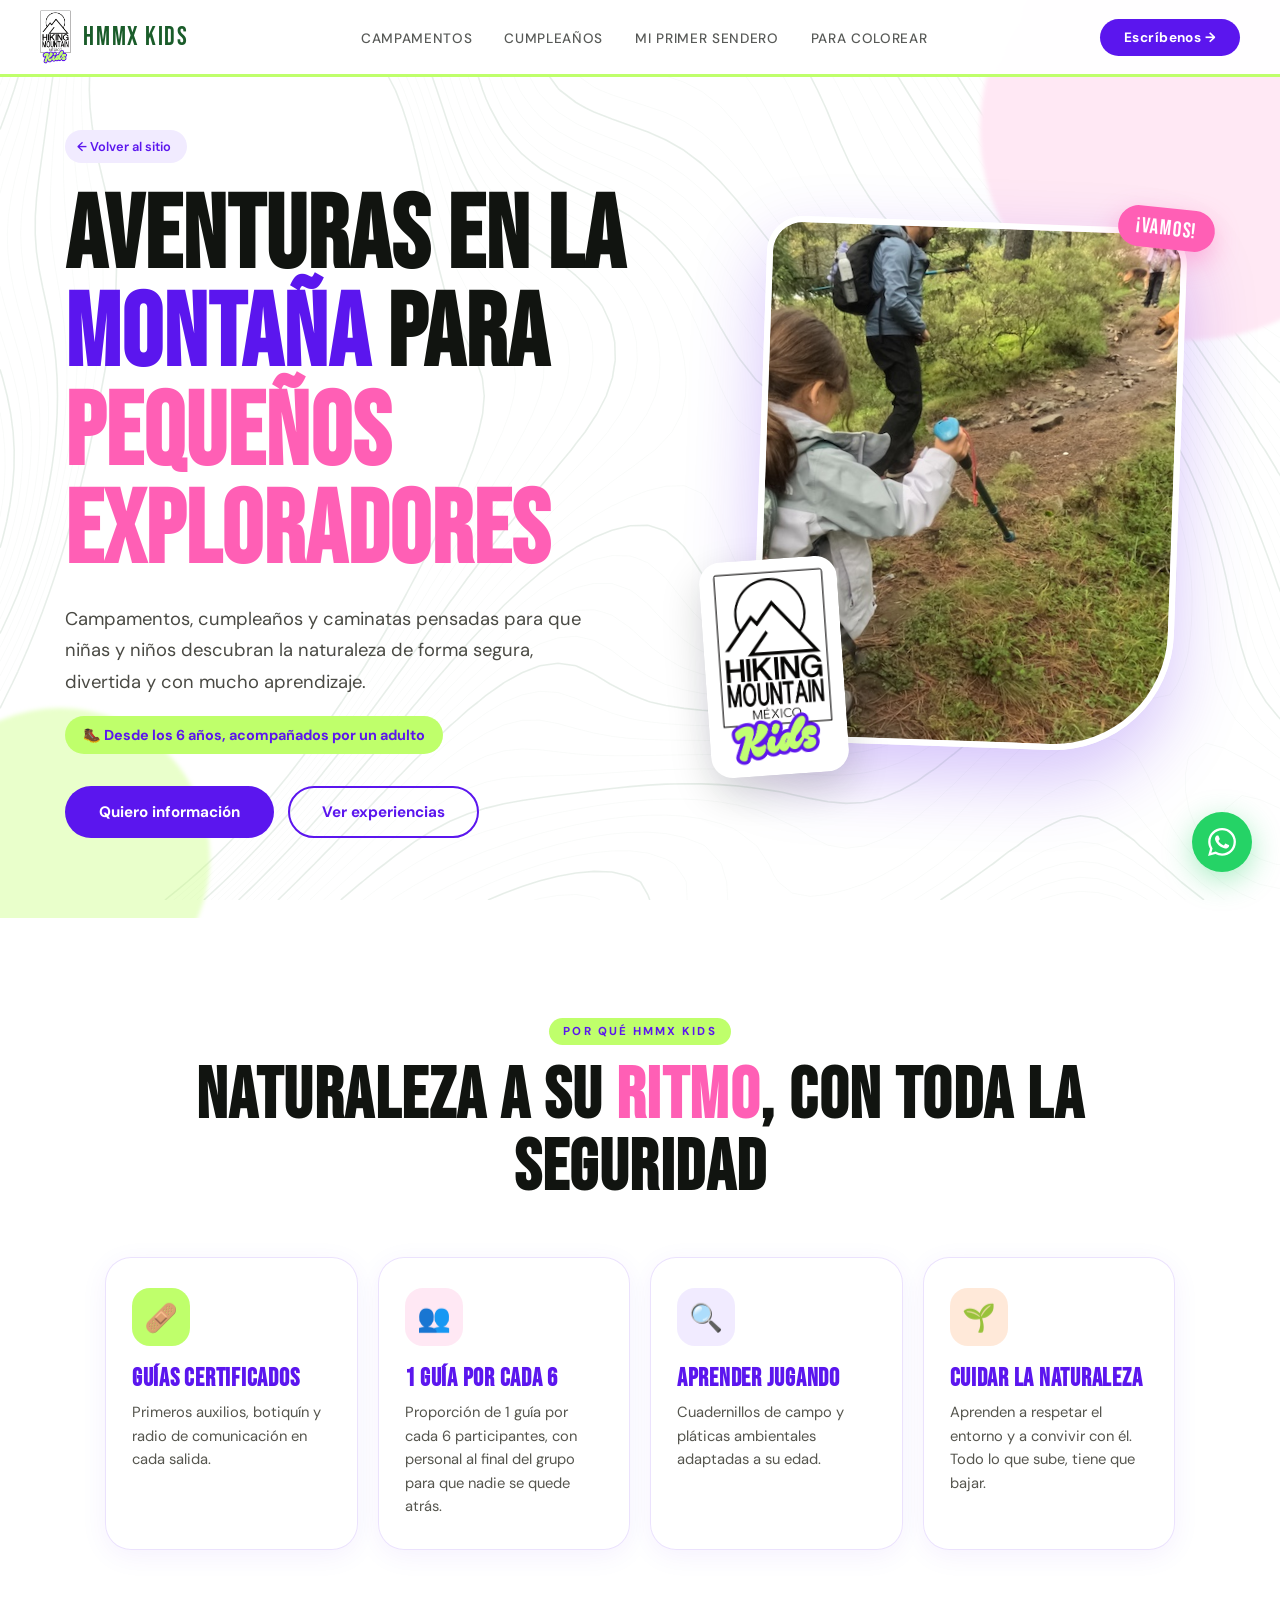
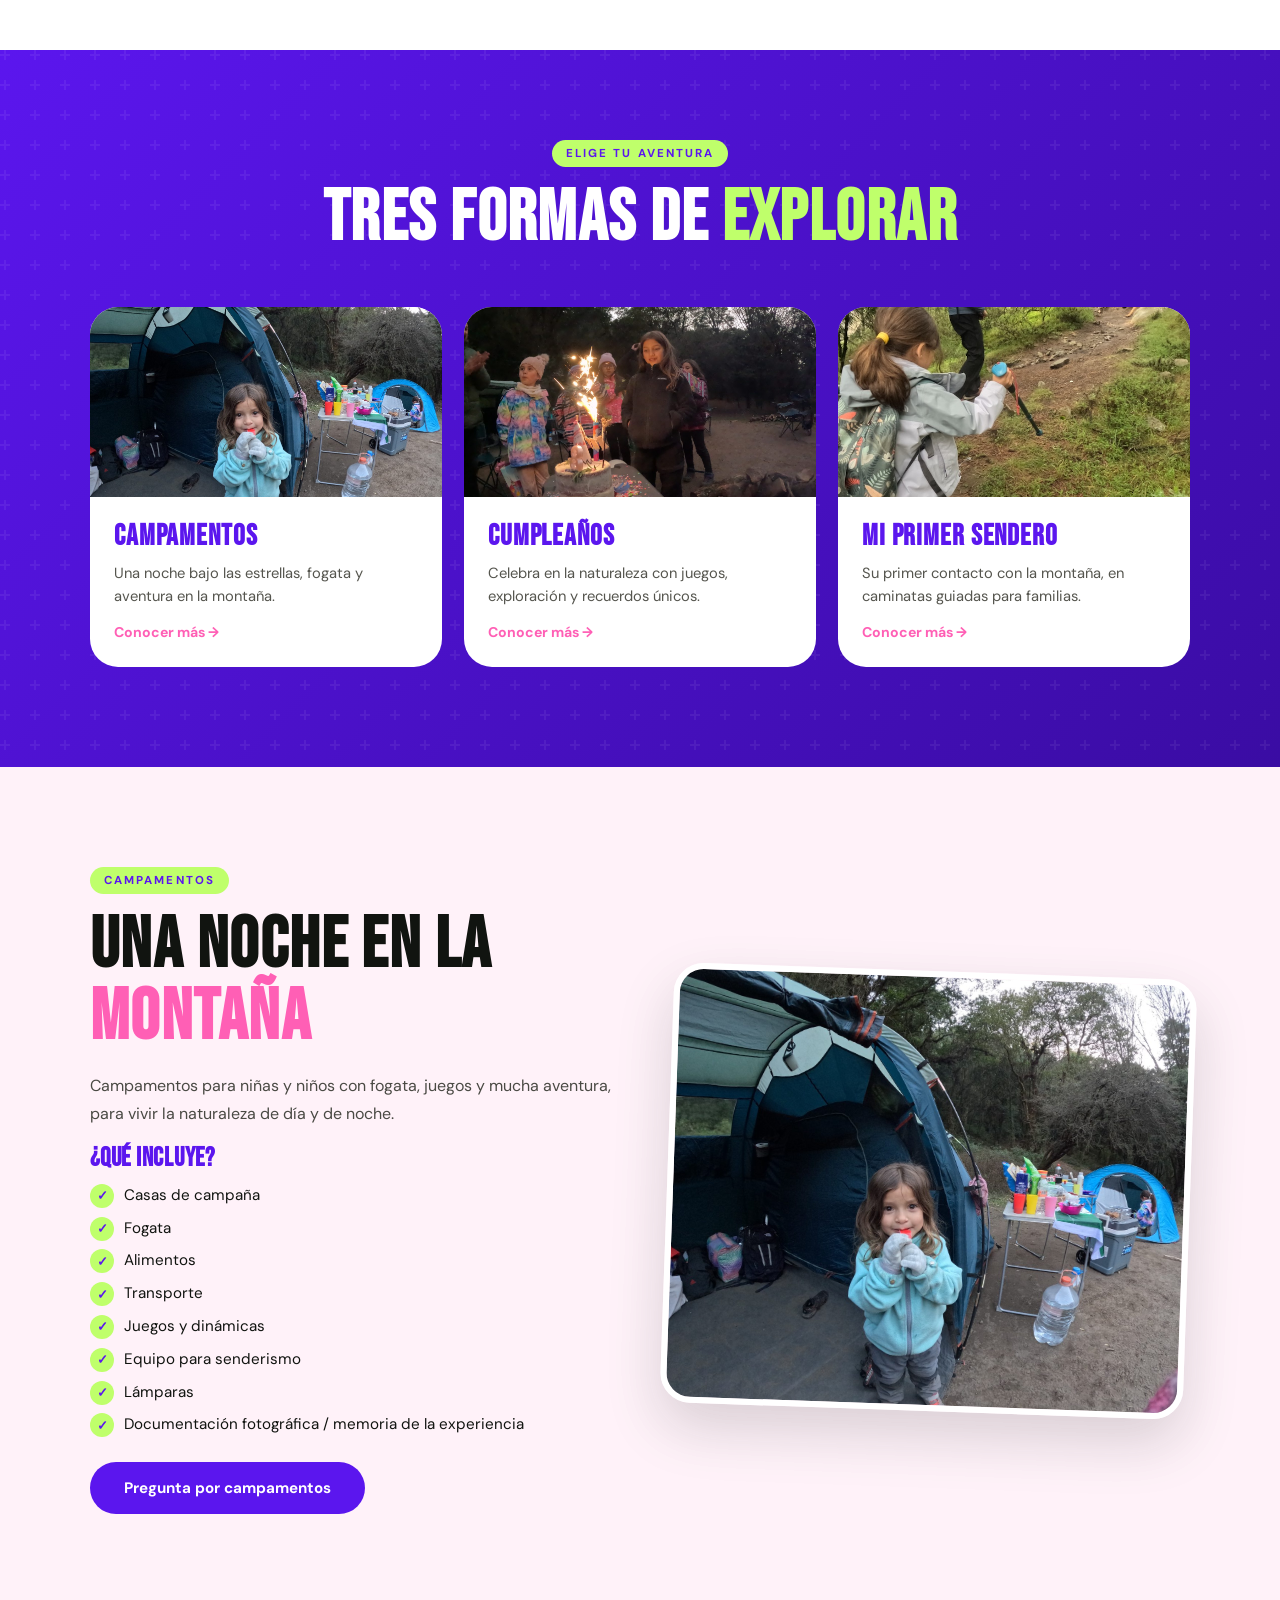
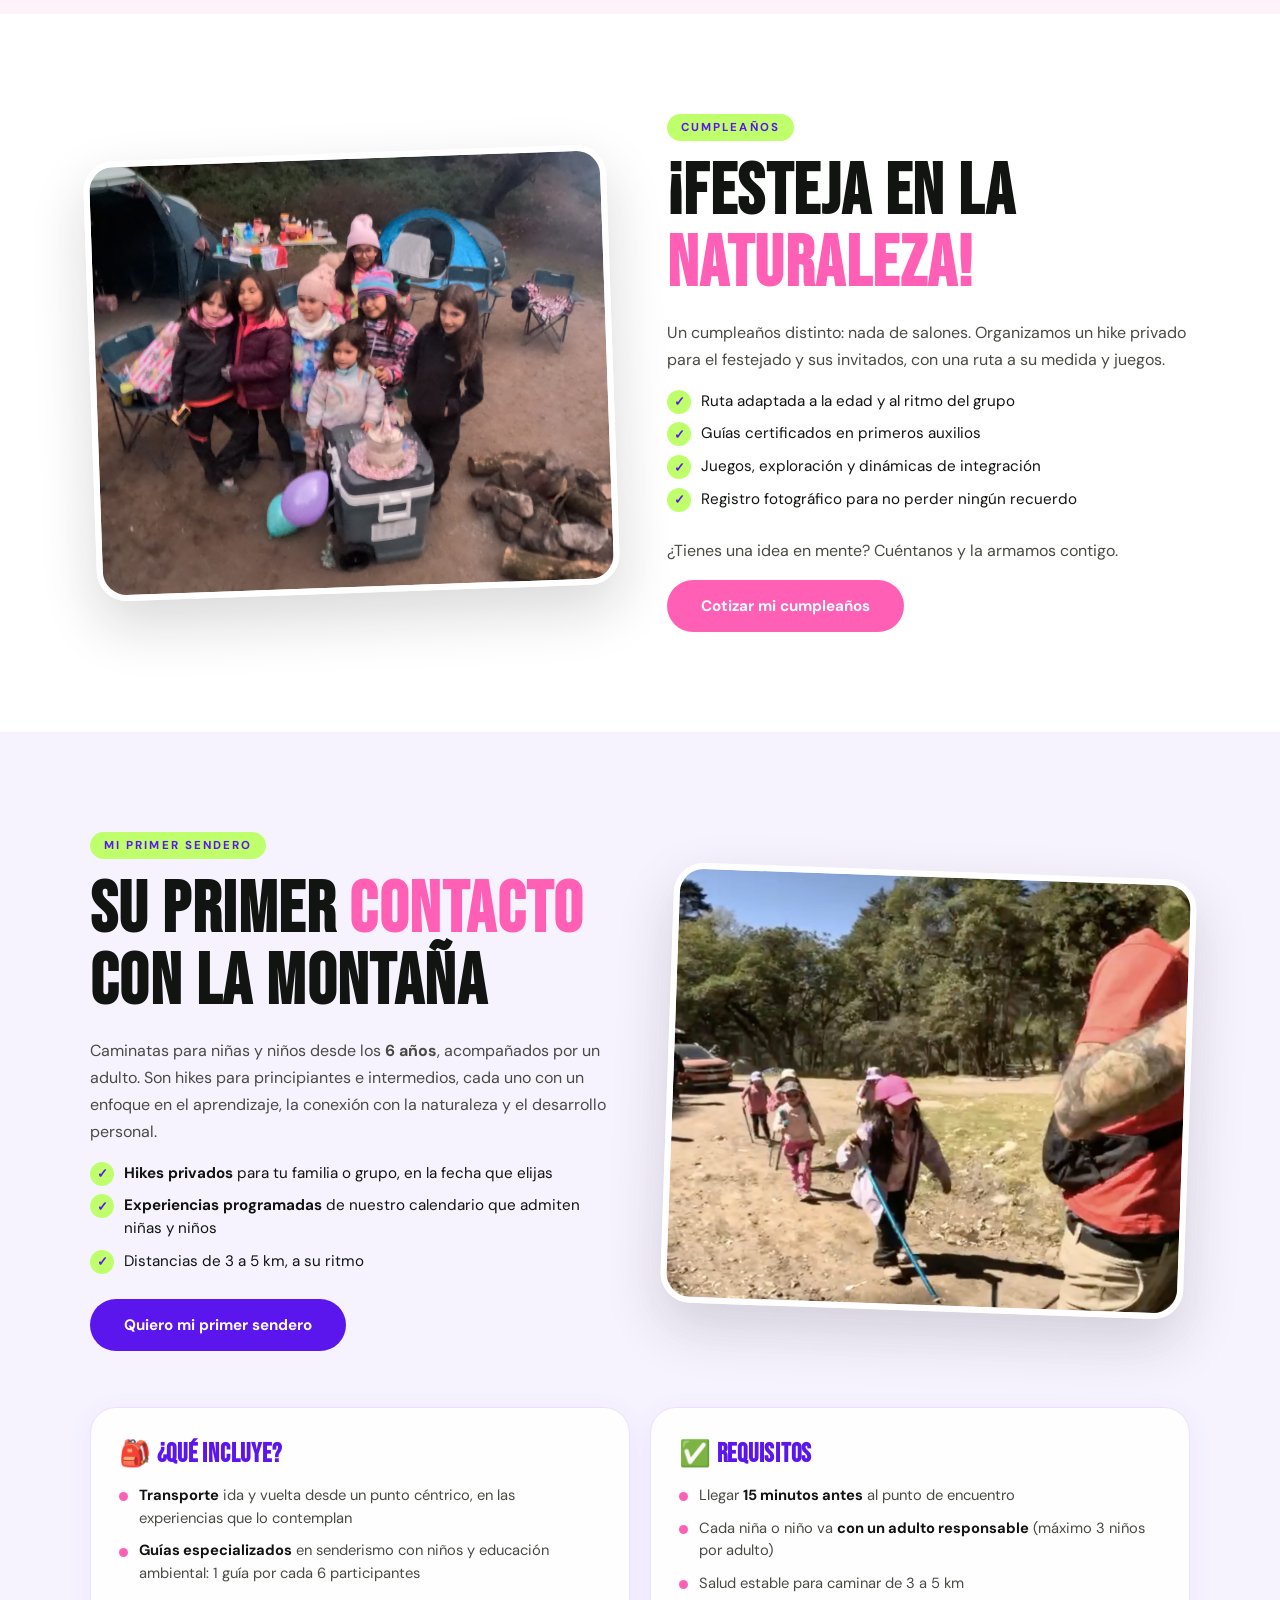
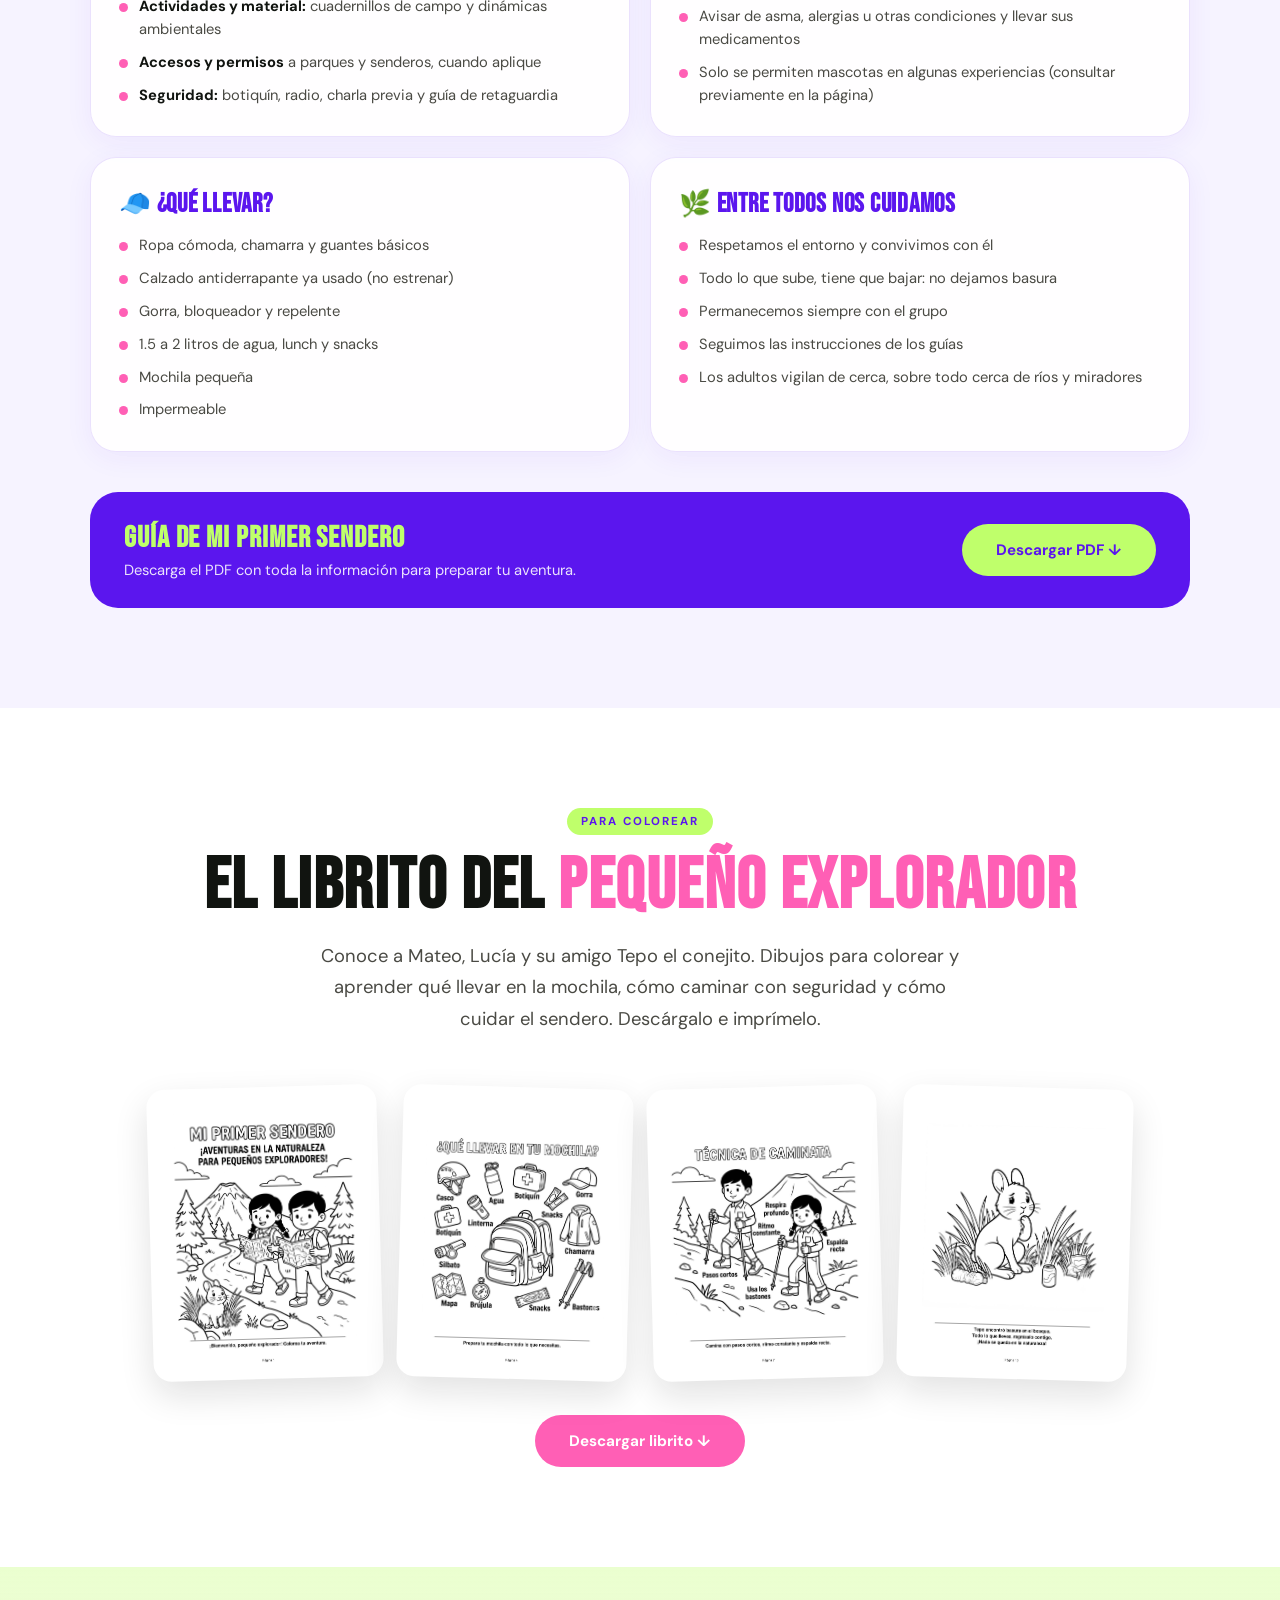
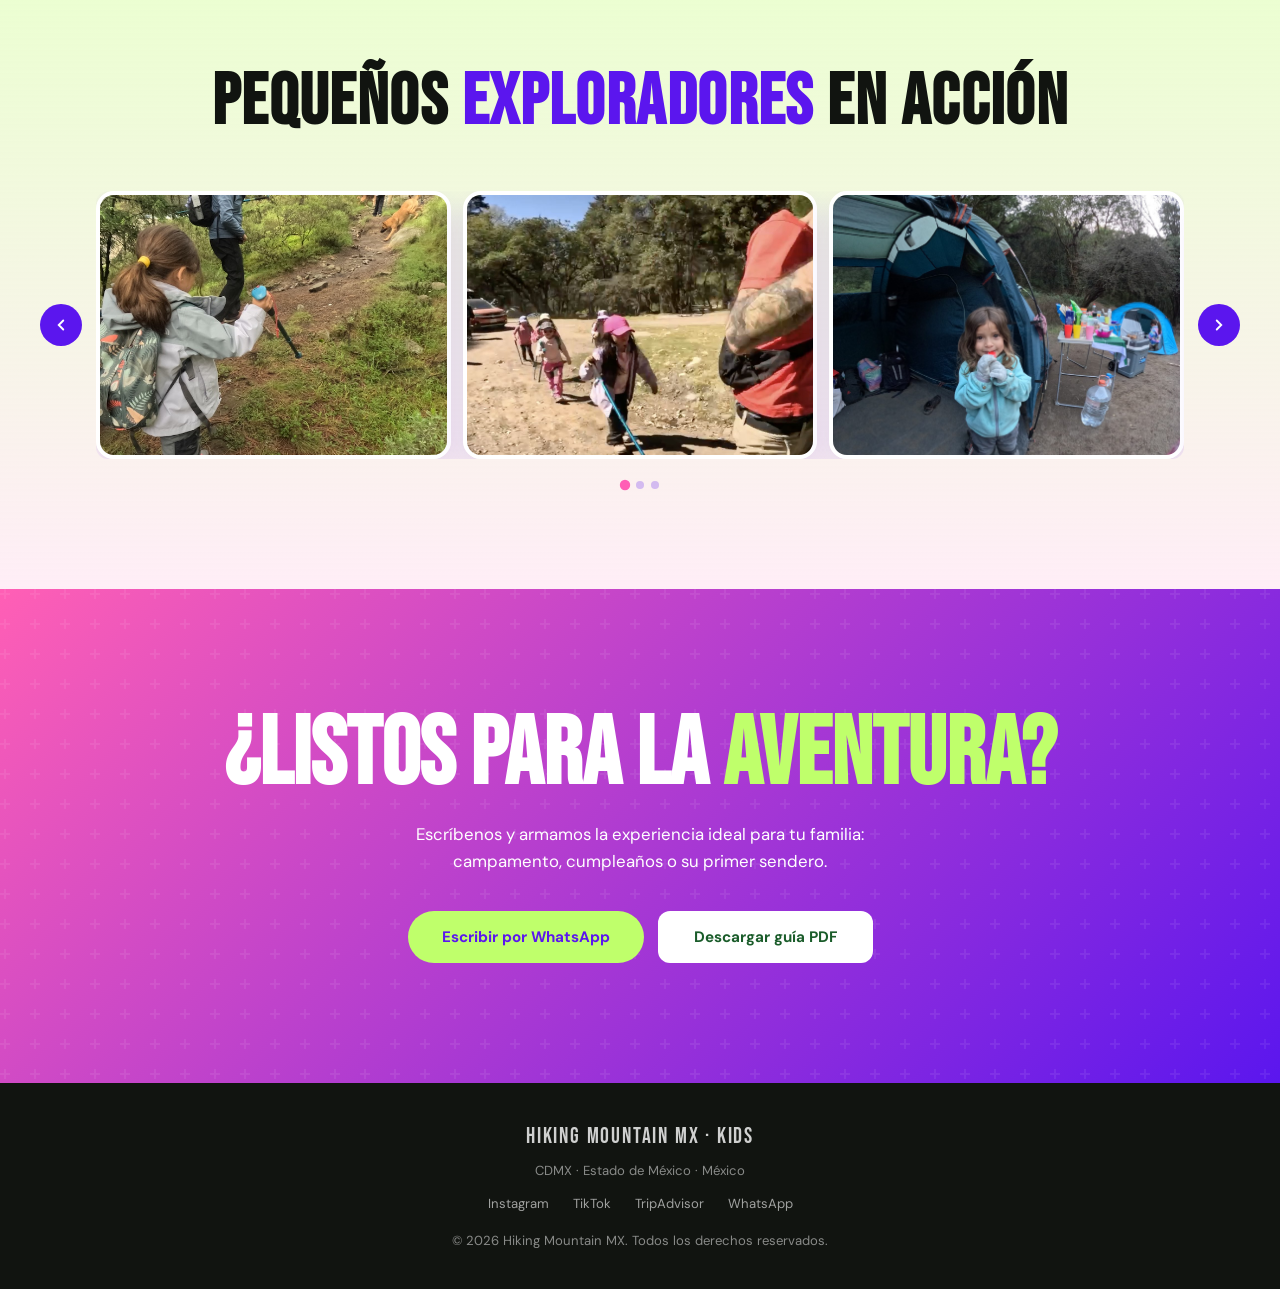
<file: kids.html>
<!DOCTYPE html>
<html lang="es">
<head>
<meta charset="UTF-8">
<meta name="viewport" content="width=device-width, initial-scale=1.0, viewport-fit=cover">
<title>HMMX Kids: Campamentos, Cumpleaños y Mi Primer Sendero | Hiking Mountain MX</title>
<meta name="description" content="Aventuras en la montaña para niñas y niños desde 6 años: campamentos, cumpleaños en la naturaleza y Mi Primer Sendero, con guías certificados en primeros auxilios.">
<link rel="canonical" href="https://hikingmountainmx.com/kids.html">
<link rel="icon" type="image/png" href="images/favicon-kids.png">
<link rel="apple-touch-icon" href="images/apple-touch-icon.png">
<meta property="og:type" content="website">
<meta property="og:site_name" content="Hiking Mountain MX">
<meta property="og:title" content="HMMX Kids: aventuras en la montaña para pequeños exploradores">
<meta property="og:description" content="Campamentos, cumpleaños y Mi Primer Sendero para niñas y niños desde 6 años.">
<meta property="og:image" content="/images/mi_primer_sendero.jpeg">
<meta property="og:url" content="https://hikingmountainmx.com/kids.html">
<meta property="og:locale" content="es_MX">
<meta name="twitter:card" content="summary_large_image">
<link rel="preconnect" href="https://fonts.googleapis.com">
<link rel="preconnect" href="https://fonts.gstatic.com" crossorigin>
<link href="https://fonts.googleapis.com/css2?family=Bebas+Neue&family=DM+Sans:wght@300;400;500;700&family=Fraunces:ital,opsz,wght@0,9..144,300;0,9..144,500;0,9..144,600;1,9..144,400;1,9..144,500&display=swap" rel="stylesheet">
<link rel="stylesheet" href="assets/css/empresas.css">
<link rel="stylesheet" href="assets/css/kids.css">
</head>
<body>

<canvas id="topo-canvas"></canvas>

<a href="https://wa.me/525516995143?text=Hola%21%20Quiero%20informaci%C3%B3n%20sobre%20HMMX%20Kids" target="_blank" rel="noopener noreferrer" class="wa-float" title="Contactar por WhatsApp">
  <svg width="28" height="28" fill="white" viewBox="0 0 24 24">
    <path d="M17.472 14.382c-.297-.149-1.758-.867-2.03-.967-.273-.099-.471-.148-.67.15-.197.297-.767.966-.94 1.164-.173.199-.347.223-.644.075-.297-.15-1.255-.463-2.39-1.475-.883-.788-1.48-1.761-1.653-2.059-.173-.297-.018-.458.13-.606.134-.133.298-.347.446-.52.149-.174.198-.298.298-.497.099-.198.05-.371-.025-.52-.075-.149-.669-1.612-.916-2.207-.242-.579-.487-.5-.669-.51-.173-.008-.371-.01-.57-.01-.198 0-.52.074-.792.372-.272.297-1.04 1.016-1.04 2.479 0 1.462 1.065 2.875 1.213 3.074.149.198 2.096 3.2 5.077 4.487.709.306 1.262.489 1.694.625.712.227 1.36.195 1.871.118.571-.085 1.758-.719 2.006-1.413.248-.694.248-1.289.173-1.413-.074-.124-.272-.198-.57-.347m-5.421 7.403h-.004a9.87 9.87 0 01-5.031-1.378l-.361-.214-3.741.982.998-3.648-.235-.374a9.86 9.86 0 01-1.51-5.26c.001-5.45 4.436-9.884 9.888-9.884 2.64 0 5.122 1.03 6.988 2.898a9.825 9.825 0 012.893 6.994c-.003 5.45-4.437 9.884-9.885 9.884m8.413-18.297A11.815 11.815 0 0012.05 0C5.495 0 .16 5.335.157 11.892c0 2.096.547 4.142 1.588 5.945L.057 24l6.305-1.654a11.882 11.882 0 005.683 1.448h.005c6.554 0 11.89-5.335 11.893-11.893a11.821 11.821 0 00-3.48-8.413z"/>
  </svg>
</a>

<!-- NAV -->
<nav>
  <a href="kids.html" class="nav-logo"><img src="images/logo-hmmx-kids.png" alt="Hiking Mountain MX Kids"><span class="nav-logo-text">HMMX KIDS</span></a>
  <ul class="nav-links">
    <li><a href="#campamentos">Campamentos</a></li>
    <li><a href="#cumpleanos">Cumpleaños</a></li>
    <li><a href="#sendero">Mi primer sendero</a></li>
    <li><a href="#librito">Para colorear</a></li>
  </ul>
  <a href="https://wa.me/525516995143?text=Hola%21%20Quiero%20informaci%C3%B3n%20sobre%20HMMX%20Kids" target="_blank" rel="noopener noreferrer" class="btn-nav">Escríbenos →</a>
</nav>

<!-- HERO -->
<section id="k-hero">
  <div class="k-hero-blob b1"></div><div class="k-hero-blob b2"></div>
  <div class="k-hero-grid">
    <div>
      <p class="k-back"><a href="index.html">← Volver al sitio</a></p>
      <h1 class="k-hero-title">Aventuras en la <span>montaña</span> para <em>pequeños exploradores</em></h1>
      <p class="k-hero-sub">Campamentos, cumpleaños y caminatas pensadas para que niñas y niños descubran la naturaleza de forma segura, divertida y con mucho aprendizaje.</p>
      <p class="k-age">🥾 Desde los 6 años, acompañados por un adulto</p>
      <div class="k-hero-ctas">
        <a href="https://wa.me/525516995143?text=Hola%21%20Quiero%20informaci%C3%B3n%20sobre%20HMMX%20Kids" target="_blank" rel="noopener noreferrer" class="btn-violet">Quiero información</a>
        <a href="#experiencias" class="btn-outline">Ver experiencias</a>
      </div>
    </div>
    <div class="k-hero-art">
      <span class="k-sticker">¡Vamos!</span>
      <img class="k-hero-photo" src="images/mi_primer_sendero.jpeg" alt="Niña caminando por un sendero en el bosque con su mochila">
      <img class="k-hero-logo" src="images/logo-hmmx-kids.png" alt="Logo Hiking Mountain MX Kids">
    </div>
  </div>
</section>

<!-- POR QUÉ KIDS -->
<section id="k-porque">
  <div class="k-head">
    <span class="k-tag reveal">Por qué HMMX Kids</span>
    <h2 class="k-title reveal">NATURALEZA A SU <em>RITMO</em>, CON TODA LA SEGURIDAD</h2>
  </div>
  <div class="k-cards">
    <div class="k-card reveal"><div class="ico">🩹</div><h3>Guías certificados</h3><p>Primeros auxilios, botiquín y radio de comunicación en cada salida.</p></div>
    <div class="k-card reveal reveal-delay-1"><div class="ico">👥</div><h3>1 guía por cada 6</h3><p>Proporción de 1 guía por cada 6 participantes, con personal al final del grupo para que nadie se quede atrás.</p></div>
    <div class="k-card reveal reveal-delay-2"><div class="ico">🔍</div><h3>Aprender jugando</h3><p>Cuadernillos de campo y pláticas ambientales adaptadas a su edad.</p></div>
    <div class="k-card reveal reveal-delay-3"><div class="ico">🌱</div><h3>Cuidar la naturaleza</h3><p>Aprenden a respetar el entorno y a convivir con él. Todo lo que sube, tiene que bajar.</p></div>
  </div>
</section>

<!-- EXPERIENCIAS -->
<section id="experiencias">
  <div class="k-head" style="position:relative">
    <span class="k-tag reveal">Elige tu aventura</span>
    <h2 class="k-title reveal">TRES FORMAS DE <em>EXPLORAR</em></h2>
  </div>
  <div class="k-exp-grid">
    <a href="#campamentos" class="k-exp reveal"><img src="images/kids-campamento-carpa.jpg" alt="Niña sonriendo frente a su casa de campaña en el campamento" loading="lazy"><div class="k-exp-body"><h3>Campamentos</h3><p>Una noche bajo las estrellas, fogata y aventura en la montaña.</p><span class="go">Conocer más →</span></div></a>
    <a href="#cumpleanos" class="k-exp reveal reveal-delay-1"><img src="images/kids-cumple-pastel.jpg" alt="Niñas celebrando un cumpleaños con pastel y luces de bengala" loading="lazy"><div class="k-exp-body"><h3>Cumpleaños</h3><p>Celebra en la naturaleza con juegos, exploración y recuerdos únicos.</p><span class="go">Conocer más →</span></div></a>
    <a href="#sendero" class="k-exp reveal reveal-delay-2"><img src="images/mi_primer_sendero.jpeg" alt="Niña con bastón de senderismo en Mi Primer Sendero" loading="lazy"><div class="k-exp-body"><h3>Mi Primer Sendero</h3><p>Su primer contacto con la montaña, en caminatas guiadas para familias.</p><span class="go">Conocer más →</span></div></a>
  </div>
</section>

<!-- CAMPAMENTOS -->
<section id="campamentos" class="k-block" style="background:rgba(255,232,244,.55)">
  <div class="k-wrap k-split rev">
    <div class="k-media tilt-r reveal"><img src="images/kids-campamento-carpa.jpg" alt="Niña sonriendo frente a su casa de campaña en el campamento" loading="lazy"></div>
    <div class="k-copy">
      <span class="k-tag reveal">Campamentos</span>
      <h2 class="k-title reveal">UNA NOCHE EN LA <em>MONTAÑA</em></h2>
      <p class="reveal">Campamentos para niñas y niños con fogata, juegos y mucha aventura, para vivir la naturaleza de día y de noche.</p>
      <h3 class="k-sub reveal">¿Qué incluye?</h3>
      <ul class="k-checks reveal">
        <li>Casas de campaña</li>
        <li>Fogata</li>
        <li>Alimentos</li>
        <li>Transporte</li>
        <li>Juegos y dinámicas</li>
        <li>Equipo para senderismo</li>
        <li>Lámparas</li>
        <li>Documentación fotográfica / memoria de la experiencia</li>
      </ul>
      <a href="https://wa.me/525516995143?text=Hola%21%20Quiero%20informaci%C3%B3n%20sobre%20campamentos%20para%20ni%C3%B1os%20y%20ni%C3%B1as" target="_blank" rel="noopener noreferrer" class="btn-violet reveal">Pregunta por campamentos</a>
    </div>
  </div>
</section>

<!-- CUMPLEAÑOS -->
<section id="cumpleanos" class="k-block">
  <div class="k-wrap k-split">
    <div class="k-media tilt-l reveal"><img src="images/kids-cumple-grupo.jpg" alt="Grupo de niñas junto al pastel de cumpleaños en el campamento" loading="lazy"></div>
    <div class="k-copy">
      <span class="k-tag reveal">Cumpleaños</span>
      <h2 class="k-title reveal">¡FESTEJA EN LA <em>NATURALEZA!</em></h2>
      <p class="reveal">Un cumpleaños distinto: nada de salones. Organizamos un hike privado para el festejado y sus invitados, con una ruta a su medida y juegos.</p>
      <ul class="k-checks reveal">
        <li>Ruta adaptada a la edad y al ritmo del grupo</li>
        <li>Guías certificados en primeros auxilios</li>
        <li>Juegos, exploración y dinámicas de integración</li>
        <li>Registro fotográfico para no perder ningún recuerdo</li>
      </ul>
      <p class="reveal">¿Tienes una idea en mente? Cuéntanos y la armamos contigo.</p>
      <a href="https://wa.me/525516995143?text=Hola%21%20Quiero%20organizar%20un%20cumplea%C3%B1os%20en%20la%20monta%C3%B1a%20con%20HMMX%20Kids.%20%C2%BFMe%20pueden%20dar%20informaci%C3%B3n%20y%20costos%3F" target="_blank" rel="noopener noreferrer" class="btn-pink reveal">Cotizar mi cumpleaños</a>
    </div>
  </div>
</section>

<!-- MI PRIMER SENDERO -->
<section id="sendero" class="k-block" style="background:rgba(241,235,255,.6)">
  <div class="k-wrap">
    <div class="k-sendero-top">
      <div class="k-copy">
        <span class="k-tag reveal">Mi Primer Sendero</span>
        <h2 class="k-title reveal">SU PRIMER <em>CONTACTO</em> CON LA MONTAÑA</h2>
        <p class="reveal">Caminatas para niñas y niños desde los <b>6 años</b>, acompañados por un adulto. Son hikes para principiantes e intermedios, cada uno con un enfoque en el aprendizaje, la conexión con la naturaleza y el desarrollo personal.</p>
        <ul class="k-checks reveal">
          <li><b>Hikes privados</b> para tu familia o grupo, en la fecha que elijas</li>
          <li><b>Experiencias programadas</b> de nuestro calendario que admiten niñas y niños</li>
          <li>Distancias de 3 a 5 km, a su ritmo</li>
        </ul>
        <a href="https://wa.me/525516995143?text=Hola%21%20Quiero%20informaci%C3%B3n%20sobre%20Mi%20Primer%20Sendero%20para%20mi%20familia" target="_blank" rel="noopener noreferrer" class="btn-violet reveal">Quiero mi primer sendero</a>
      </div>
      <div class="k-media tilt-r reveal"><img src="images/kids-caminata-bastones.jpg" alt="Niñas caminando con bastones de senderismo junto a un guía" loading="lazy"></div>
    </div>

    <div class="k-info-grid">
      <div class="k-info reveal"><h3>🎒 ¿Qué incluye?</h3><ul>
        <li><b>Transporte</b> ida y vuelta desde un punto céntrico, en las experiencias que lo contemplan</li>
        <li><b>Guías especializados</b> en senderismo con niños y educación ambiental: 1 guía por cada 6 participantes</li>
        <li><b>Actividades y material:</b> cuadernillos de campo y dinámicas ambientales</li>
        <li><b>Accesos y permisos</b> a parques y senderos, cuando aplique</li>
        <li><b>Seguridad:</b> botiquín, radio, charla previa y guía de retaguardia</li></ul></div>
      <div class="k-info reveal reveal-delay-1"><h3>✅ Requisitos</h3><ul>
        <li>Llegar <b>15 minutos antes</b> al punto de encuentro</li>
        <li>Cada niña o niño va <b>con un adulto responsable</b> (máximo 3 niños por adulto)</li>
        <li>Salud estable para caminar de 3 a 5 km</li>
        <li>Avisar de asma, alergias u otras condiciones y llevar sus medicamentos</li>
        <li>Solo se permiten mascotas en algunas experiencias (consultar previamente en la página)</li></ul></div>
      <div class="k-info reveal reveal-delay-2"><h3>🧢 ¿Qué llevar?</h3><ul>
        <li>Ropa cómoda, chamarra y guantes básicos</li>
        <li>Calzado antiderrapante ya usado (no estrenar)</li>
        <li>Gorra, bloqueador y repelente</li>
        <li>1.5 a 2 litros de agua, lunch y snacks</li>
        <li>Mochila pequeña</li>
        <li>Impermeable</li></ul></div>
      <div class="k-info reveal reveal-delay-3"><h3>🌿 Entre todos nos cuidamos</h3><ul>
        <li>Respetamos el entorno y convivimos con él</li>
        <li>Todo lo que sube, tiene que bajar: no dejamos basura</li>
        <li>Permanecemos siempre con el grupo</li>
        <li>Seguimos las instrucciones de los guías</li>
        <li>Los adultos vigilan de cerca, sobre todo cerca de ríos y miradores</li></ul></div>
    </div>

    <div class="k-pdf-bar reveal">
      <div><h3>Guía de Mi Primer Sendero</h3><p>Descarga el PDF con toda la información para preparar tu aventura.</p></div>
      <a href="assets/pdf/Mi-primer-sendero-HMMX-Kids.pdf" target="_blank" rel="noopener" download class="btn-lime">Descargar PDF ↓</a>
    </div>
  </div>
</section>

<!-- LIBRITO -->
<section id="librito" class="k-block">
  <div class="k-wrap">
    <div class="k-head">
      <span class="k-tag reveal">Para colorear</span>
      <h2 class="k-title reveal">EL LIBRITO DEL <em>PEQUEÑO EXPLORADOR</em></h2>
      <p class="k-lead reveal">Conoce a Mateo, Lucía y su amigo Tepo el conejito. Dibujos para colorear y aprender qué llevar en la mochila, cómo caminar con seguridad y cómo cuidar el sendero. Descárgalo e imprímelo.</p>
    </div>
    <div class="k-librito-grid">
      <div class="k-page reveal"><img src="images/cuadernillo-pag-01.jpg" alt="Portada del cuadernillo Mi Primer Sendero" loading="lazy"></div>
      <div class="k-page reveal reveal-delay-1"><img src="images/cuadernillo-pag-04.jpg" alt="Página del cuadernillo: prepara tu mochila" loading="lazy"></div>
      <div class="k-page reveal reveal-delay-2"><img src="images/cuadernillo-pag-07.jpg" alt="Página del cuadernillo: técnica de caminata" loading="lazy"></div>
      <div class="k-page reveal reveal-delay-3"><img src="images/cuadernillo-pag-10.jpg" alt="Página del cuadernillo: cuidar el sendero" loading="lazy"></div>
    </div>
    <div class="k-center-cta reveal"><a href="assets/pdf/HMMX-Kids-cuadernillo-mi-primer-sendero.pdf" target="_blank" rel="noopener" download class="btn-pink">Descargar librito ↓</a></div>
  </div>
</section>

<!-- GALERÍA -->
<section id="k-galeria">
  <div class="k-head">
    <h2 class="k-title reveal">PEQUEÑOS <em>EXPLORADORES</em> EN ACCIÓN</h2>
  </div>
  <div class="gal-carousel reveal">
    <div class="gal-slider">
      <button class="gal-arrow gal-prev" aria-label="Anterior"><svg width="18" height="18" viewBox="0 0 24 24" fill="none" stroke="currentColor" stroke-width="2.5" stroke-linecap="round"><path d="M15 18l-6-6 6-6"/></svg></button>
      <div class="gal-viewport">
        <div class="gal-track">
          <figure class="gal-slide"><img src="images/mi_primer_sendero.jpeg" alt="Niña caminando con su mochila en Mi Primer Sendero" loading="lazy"></figure>
          <figure class="gal-slide"><img src="images/kids-caminata-bastones.jpg" alt="Niñas caminando con bastones de senderismo junto a un guía" loading="lazy"></figure>
          <figure class="gal-slide"><img src="images/kids-campamento-carpa.jpg" alt="Niña sonriendo frente a su casa de campaña" loading="lazy"></figure>
          <figure class="gal-slide"><img src="images/kids-grupo-campamento-amanecer.jpg" alt="Grupo de niñas con bastones y gorros al amanecer en el campamento" style="object-position:50% 85%" loading="lazy"></figure>
          <figure class="gal-slide"><img src="images/kids-cumple-pastel.jpg" alt="Cumpleaños en el campamento con pastel y luces de bengala" loading="lazy"></figure>
          <figure class="gal-slide"><img src="images/kids-cumple-grupo.jpg" alt="Grupo de niñas festejando un cumpleaños en el campamento" loading="lazy"></figure>
          <figure class="gal-slide"><img src="images/recoleccion_hongos.jpeg" alt="Hongos en el bosque" loading="lazy"></figure>
          <figure class="gal-slide"><img src="images/volcanes_enanos.jpeg" alt="Bosque de pinos" loading="lazy"></figure>
        </div>
      </div>
      <button class="gal-arrow gal-next" aria-label="Siguiente"><svg width="18" height="18" viewBox="0 0 24 24" fill="none" stroke="currentColor" stroke-width="2.5" stroke-linecap="round"><path d="M9 6l6 6-6 6"/></svg></button>
    </div>
    <div class="gal-dots"></div>
  </div>
</section>

<!-- CIERRE -->
<section id="k-cierre">
  <h2 class="k-cierre-title reveal">¿LISTOS PARA LA <em>AVENTURA?</em></h2>
  <p class="k-cierre-sub reveal">Escríbenos y armamos la experiencia ideal para tu familia: campamento, cumpleaños o su primer sendero.</p>
  <div class="k-cierre-ctas reveal">
    <a href="https://wa.me/525516995143?text=Hola%21%20Quiero%20informaci%C3%B3n%20sobre%20HMMX%20Kids" target="_blank" rel="noopener noreferrer" class="btn-lime">Escribir por WhatsApp</a>
    <a href="assets/pdf/Mi-primer-sendero-HMMX-Kids.pdf" target="_blank" rel="noopener" download class="btn-white">Descargar guía PDF</a>
  </div>
</section>

<footer>
  <p class="footer-brand">HIKING MOUNTAIN MX · KIDS</p>
  <p class="footer-location">CDMX · Estado de México · México</p>
  <div class="footer-social">
    <a href="https://www.instagram.com/hiking_mountain_mx" target="_blank" rel="noopener noreferrer">Instagram</a>
    <a href="https://www.tiktok.com/@hiking_mountain_mx" target="_blank" rel="noopener noreferrer">TikTok</a>
    <a href="https://www.tripadvisor.com.mx/Attraction_Review-g150800-d27996630-Reviews-Hiking_Mountain_Mexico-Mexico_City_Central_Mexico_and_Gulf_Coast.html" target="_blank" rel="noopener noreferrer">TripAdvisor</a>
    <a href="https://wa.me/525516995143" target="_blank" rel="noopener noreferrer">WhatsApp</a>
  </div>
  <p>© 2026 Hiking Mountain MX. Todos los derechos reservados.</p>
</footer>

<script src="assets/js/topo-canvas.js"></script>
<script src="assets/js/gallery-carousel.js"></script>
<script src="assets/js/empresas-interactions.js"></script>
</body>
</html>
</file>
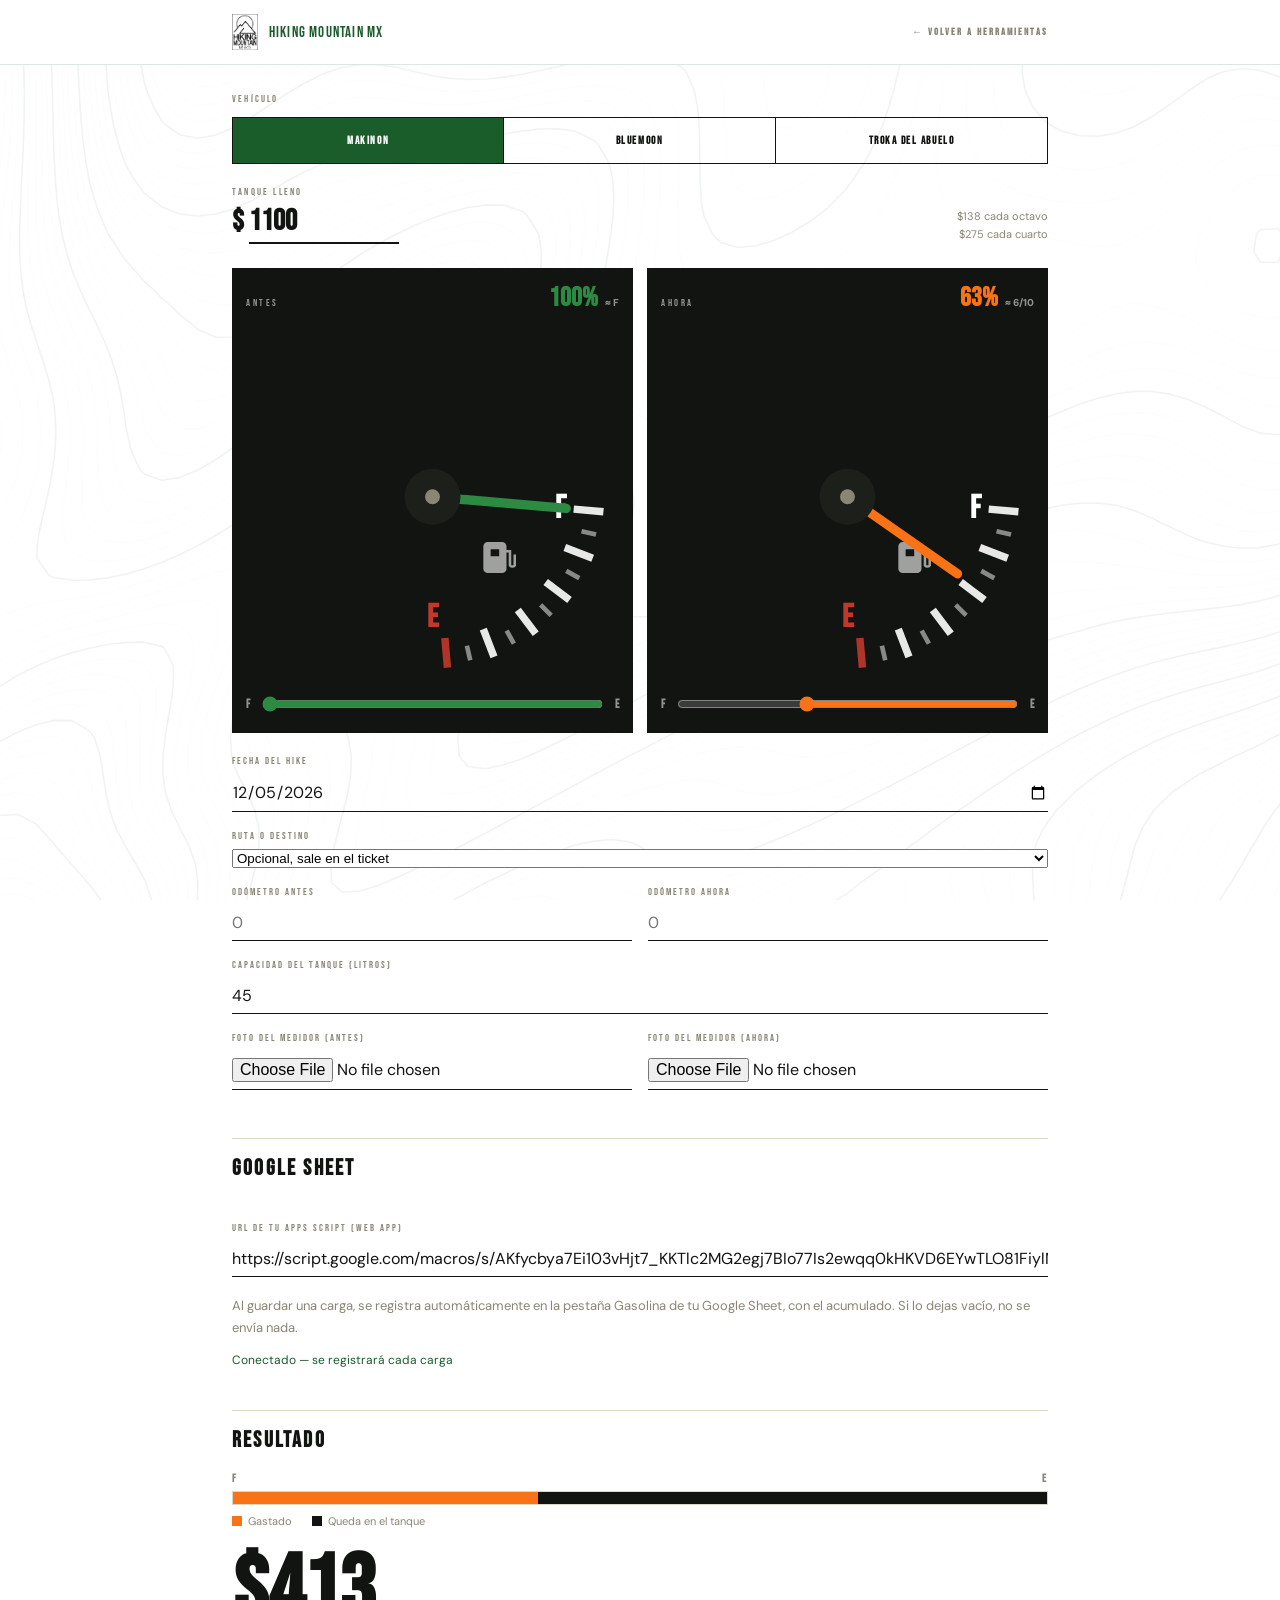
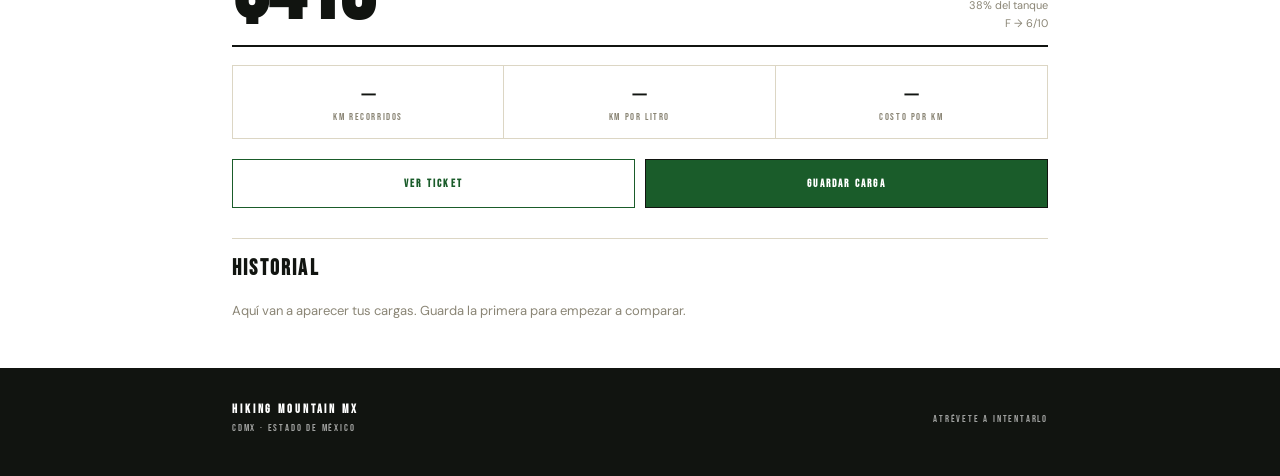
<file: interno/combustible-hmmx_2.html>
<!DOCTYPE html>
<html lang="es">
<head>
<meta charset="utf-8">
<meta name="viewport" content="width=device-width, initial-scale=1, viewport-fit=cover">
<title>Control de combustible · Hiking Mountain MX</title>
<link rel="preconnect" href="https://fonts.googleapis.com">
<link href="https://fonts.googleapis.com/css2?family=Bebas+Neue&family=DM+Sans:wght@300;400;500;700&display=swap" rel="stylesheet">
<style>
:root{
  --paper:#FFFFFF; --paper2:#F3F0E6; --ink:#111410; --ink2:#8A8575;
  --line:#DCD6C4; --dash:#111410; --cream:#FFFFFF; --amber:#F97316;
  --cyan:#2D8A42; --red:#C0392B; --green:#1A5C2A; --orange:#E85D20;
  --display:'Bebas Neue',sans-serif;
  --mono:'DM Sans',sans-serif;
}
*{box-sizing:border-box}
html,body{margin:0}
body{background:var(--paper); color:var(--ink); font-family:var(--display); -webkit-font-smoothing:antialiased; overflow-x:hidden}
.wrap{position:relative; z-index:1; max-width:860px; margin:0 auto; padding:0 22px}

#topo-canvas{position:fixed; inset:0; z-index:0; opacity:0.07; pointer-events:none}

.nav{position:sticky; top:0; z-index:10; background:rgba(255,255,255,0.95); backdrop-filter:blur(12px); border-bottom:1px solid rgba(26,92,42,0.15)}
.nav .wrap{display:flex; align-items:center; justify-content:space-between; height:64px}
.nav-brand{display:flex; align-items:center; gap:11px; text-decoration:none}
.nav-brand img{height:36px; display:block}
.nav-brand b{font-family:'Bebas Neue',sans-serif; font-size:15px; font-weight:400; letter-spacing:.08em; text-transform:uppercase; color:var(--green)}
.nav a{font-size:10px; letter-spacing:.2em; text-transform:uppercase; color:var(--ink2); text-decoration:none; font-weight:600}
.nav a:hover{color:var(--green)}

.eyebrow{display:block; font-size:11px; letter-spacing:.3em; text-transform:uppercase; color:var(--ink2); margin-bottom:12px}
h2{font-size:22px; font-weight:800; letter-spacing:.1em; text-transform:uppercase; margin:0}
section{padding:30px 0 0}
.sec-head{border-top:1px solid var(--line); padding-top:16px; margin-bottom:18px;
  display:flex; justify-content:space-between; align-items:flex-end; gap:12px; flex-wrap:wrap}

/* vehículo */
.veh{padding:28px 0 0}
.veh-l{font-size:10px; letter-spacing:.22em; text-transform:uppercase; color:var(--ink2); margin-bottom:12px}
.veh-tabs{display:grid; grid-template-columns:repeat(3,1fr); border:1px solid var(--ink)}
.veh-tabs button{border:none; border-right:1px solid var(--ink); background:none; color:var(--ink);
  padding:16px 6px; font-size:11px; letter-spacing:.14em}
.veh-tabs button:last-child{border-right:none}
.veh-tabs button[aria-pressed=true]{background:var(--green); color:var(--paper)}

/* precio */
.price{display:flex; align-items:flex-end; justify-content:space-between; gap:18px; flex-wrap:wrap;
  padding:22px 0 24px}
.price-l{font-size:10px; letter-spacing:.22em; text-transform:uppercase; color:var(--ink2); margin-bottom:5px}
.price-in{display:flex; align-items:baseline; gap:5px}
.price-in>span{font-size:30px; font-weight:800}
#precio{width:150px; border:none; border-bottom:2px solid var(--ink); background:none;
  font-family:var(--display); font-size:30px; font-weight:800; color:var(--ink); padding:0 0 3px}
#precio:focus{outline:none; border-bottom-color:var(--amber)}
.price-note{font-family:var(--mono); font-size:11px; color:var(--ink2); line-height:1.7; text-align:right}

/* tablero */
.grid{display:grid; grid-template-columns:1fr 1fr; gap:14px}
@media(max-width:620px){.grid{grid-template-columns:1fr}}
.card{background:var(--dash); padding:14px 14px 16px; color:var(--cream)}
.card-head{display:flex; justify-content:space-between; align-items:baseline}
.tag{font-size:10px; letter-spacing:.26em; text-transform:uppercase; color:rgba(255,255,255,.55)}
.frac{display:flex; align-items:baseline; gap:7px; font-size:27px; font-weight:800}
.frac em{font-family:var(--mono); font-size:10px; font-style:normal; color:rgba(255,255,255,.55)}
.gauge{width:100%; display:block; touch-action:none; cursor:grab}
.gauge:active{cursor:grabbing}
.gauge:focus-visible{outline:2px solid var(--amber); outline-offset:2px}
.tick{stroke:var(--cream); stroke-width:2.5; opacity:.5}
.tick.major{stroke-width:4; opacity:.9}
.tick.empty{stroke:var(--red)}
.mark{fill:var(--cream); font-family:var(--display); font-weight:800; font-size:17px}
.mark.red{fill:var(--red)}
.pump{fill:var(--cream); stroke:var(--cream); stroke-width:1.6; opacity:.6}
.pump-window{fill:var(--dash)}
.needle{stroke-width:5; stroke-linecap:round}
.hub{fill:#1C1F1A} .hub-dot{fill:var(--ink2)}
.fine{display:flex; align-items:center; gap:10px; margin-top:4px}
.fine-end{font-size:12px; font-weight:800; color:rgba(255,255,255,.55)}
.fine input[type=range]{flex:1; height:22px; cursor:pointer; background:transparent; direction:rtl}

/* campos */
.fields{padding-top:22px}
.row{display:grid; grid-template-columns:1fr 1fr; gap:16px; margin-bottom:18px}
.row.one{grid-template-columns:1fr}
label{display:flex; flex-direction:column; gap:7px}
label span{font-size:10px; letter-spacing:.2em; text-transform:uppercase; color:var(--ink2)}
input:not([type=range]):not(#precio){border:none; border-bottom:1px solid var(--ink); background:none;
  font-family:var(--mono); font-size:16px; color:var(--ink); padding:7px 0; width:100%}
input:not([type=range]):not(#precio):focus{outline:none; border-bottom-width:2px}

/* resultado */
.scale{margin:4px 0 24px}
.scale-ends{display:flex; justify-content:space-between; font-size:11px; font-weight:800;
  letter-spacing:.22em; color:var(--ink2); margin-bottom:6px}
.bar{display:flex; height:14px; background:var(--paper2); border:1px solid var(--line); overflow:hidden}
.seg-uso{background:var(--amber)} .seg-res{background:var(--ink)}
.legend{display:flex; gap:20px; margin-top:9px; font-family:var(--mono); font-size:11px; color:var(--ink2)}
.legend i{display:inline-block; width:10px; height:10px; margin-right:6px; vertical-align:-1px}
.total{display:flex; align-items:flex-end; justify-content:space-between; gap:16px; flex-wrap:wrap;
  border-bottom:2px solid var(--ink); padding-bottom:12px; margin-bottom:18px}
.total-num{font-size:clamp(54px,14vw,92px); font-weight:800; letter-spacing:-.015em; line-height:.88}
.total-lbl{font-family:var(--mono); font-size:11px; color:var(--ink2); text-align:right; line-height:1.7}
.warn{font-family:var(--mono); font-size:13px; line-height:1.6; background:var(--paper2);
  border-left:3px solid var(--amber); padding:13px 15px; margin:0 0 18px}
.hide{display:none !important}
.stats{display:grid; grid-template-columns:repeat(3,1fr); border:1px solid var(--line); margin-bottom:20px}
.stat{padding:15px 10px; text-align:center; border-right:1px solid var(--line)}
.stat:last-child{border-right:none}
.stat-n{display:block; font-family:var(--mono); font-size:19px; font-weight:600}
.stat-l{display:block; font-size:10px; letter-spacing:.16em; text-transform:uppercase; color:var(--ink2); margin-top:5px}
.actions{display:grid; grid-template-columns:1fr 1fr; gap:10px}
button{font-family:var(--display); font-weight:800; font-size:11px; letter-spacing:.2em;
  text-transform:uppercase; padding:17px; border:1px solid var(--ink); cursor:pointer; border-radius:0}
.primary{background:var(--green); color:var(--paper)}
.ghost{background:none; color:var(--green); border-color:var(--green)}
.primary:hover{background:#13421F} .ghost:hover{background:var(--green); color:var(--paper)}
button:disabled{opacity:.25; cursor:not-allowed}

/* historial */
.prom{font-family:var(--mono); font-size:12px; color:var(--ink2)}
.empty{font-family:var(--mono); font-size:13px; line-height:1.7; color:var(--ink2)}
ul{list-style:none; padding:0; margin:0}
.hist li{display:flex; align-items:center; gap:12px; padding:15px 0; border-bottom:1px solid var(--line)}
.h-left{flex:1; min-width:0}
.h-date{display:block; font-size:10px; letter-spacing:.2em; text-transform:uppercase; color:var(--ink2)}
.h-frac{display:block; font-family:var(--mono); font-size:13px; margin-top:4px}
.h-money{font-family:var(--mono); font-size:16px; font-weight:600}
.icon{background:none; border:none; color:var(--ink2); padding:4px 6px; font-size:14px; letter-spacing:0}
.icon:hover{color:var(--ink)}

/* ticket */
.overlay{position:fixed; inset:0; background:rgba(17,20,16,.92); display:flex; align-items:center;
  justify-content:center; padding:20px; overflow:auto; z-index:20}
.ticket-box{width:100%; max-width:350px; display:flex; flex-direction:column; gap:12px}
#ticketImg{width:100%; box-shadow:0 24px 60px rgba(0,0,0,.55)}
.ticket-actions{display:grid; grid-template-columns:1fr 1fr 1fr; gap:8px}
.ticket-actions button{padding:14px 4px; font-size:10px; border-color:var(--paper); color:var(--paper); background:none}
.ticket-actions .primary{background:var(--paper); color:var(--ink)}
.toast{position:fixed; left:50%; bottom:24px; transform:translateX(-50%); background:var(--ink);
  color:var(--paper); padding:13px 22px; font-size:10px; letter-spacing:.2em; text-transform:uppercase; z-index:30}

footer{position:relative; z-index:1; margin-top:46px; background:var(--dash); color:rgba(255,255,255,.6); padding:34px 0 40px}
footer .wrap{display:flex; justify-content:space-between; align-items:center; gap:16px; flex-wrap:wrap}
footer b{display:block; color:var(--paper); font-size:12px; letter-spacing:.24em; text-transform:uppercase}
footer small{font-size:10px; letter-spacing:.18em; text-transform:uppercase}
@media print{body *{visibility:hidden} #ticketImg{visibility:visible; position:absolute; left:0; top:0; width:76mm}}
</style>
</head>
<body>

<canvas id="topo-canvas"></canvas>

<nav class="nav"><div class="wrap">
  <a href="herramientas.html" class="nav-brand"><img src="[data-uri]" alt="Hiking Mountain MX"><b>Hiking Mountain MX</b></a>
  <a href="herramientas.html">← Volver a herramientas</a>
</div></nav>

<div class="wrap">

  <div class="veh">
    <div class="veh-l">Vehículo</div>
    <div class="veh-tabs" id="vehTabs"></div>
  </div>

  <div class="price">
    <div>
      <div class="price-l">Tanque lleno</div>
      <div class="price-in"><span>$</span><input id="precio" inputmode="numeric" placeholder="0"></div>
    </div>
    <div class="price-note" id="octavo"></div>
  </div>

  <div class="grid">
    <div class="card">
      <div class="card-head">
        <span class="tag">Antes</span>
        <span class="frac" style="color:var(--cyan)"><span id="pctA">100%</span><em id="eA">≈ F</em></span>
      </div>
      <div id="gaugeA"></div>
    </div>
    <div class="card">
      <div class="card-head">
        <span class="tag">Ahora</span>
        <span class="frac" style="color:var(--amber)"><span id="pctB">63%</span><em id="eB">≈ 5/8</em></span>
      </div>
      <div id="gaugeB"></div>
    </div>
  </div>

  <div class="fields">
    <div class="row one">
      <label><span>Fecha del hike</span><input type="date" id="fechaHike"></label>
    </div>
    <div class="row one">
      <label><span>Ruta o destino</span><select id="ruta"></select></label>
    </div>
    <div class="row one" id="rutaOtroField" style="display:none;">
      <label><span>Especifica el destino</span><input id="rutaOtroTexto" placeholder="Nombre del destino"></label>
    </div>
    <div class="row">
      <label><span>Odómetro antes</span><input id="kmA" inputmode="numeric" placeholder="0"></label>
      <label><span>Odómetro ahora</span><input id="kmB" inputmode="numeric" placeholder="0"></label>
    </div>
    <div class="row one">
      <label><span>Capacidad del tanque (litros)</span><input id="litros" inputmode="numeric" placeholder="Opcional, para km/L"></label>
    </div>
    <div class="row">
      <label><span>Foto del medidor (antes)</span><input type="file" id="fotoAntes" accept="image/*" capture="environment"></label>
      <label><span>Foto del medidor (ahora)</span><input type="file" id="fotoAhora" accept="image/*" capture="environment"></label>
    </div>
  </div>

  <section>
    <div class="sec-head"><h2>Google Sheet</h2></div>
    <div class="fields">
      <div class="row one">
        <label><span>URL de tu Apps Script (Web App)</span><input type="text" id="sheetWebhookUrl" value="https://script.google.com/macros/s/AKfycbya7Ei103vHjt7_KKTlc2MG2egj7BIo77Is2ewqq0kHKVD6EYwTLO81FiylNt5PSMC3/exec" placeholder="https://script.google.com/macros/s/AKfycb.../exec"></label>
      </div>
    </div>
    <p class="empty">Al guardar una carga, se registra automáticamente en la pestaña Gasolina de tu Google Sheet, con el acumulado. Si lo dejas vacío, no se envía nada.</p>
    <p class="prom" id="sheetStatus">Sin conectar</p>
  </section>

  <section>
    <div class="sec-head"><h2>Resultado</h2></div>

    <div class="scale">
      <div class="scale-ends"><span>F</span><span>E</span></div>
      <div class="bar">
        <span id="segPre"></span><span class="seg-uso" id="segUso"></span><span class="seg-res" id="segRes"></span>
      </div>
      <div class="legend">
        <span><i style="background:var(--amber)"></i>Gastado</span>
        <span><i style="background:var(--ink)"></i>Queda en el tanque</span>
      </div>
    </div>

    <p class="warn hide" id="warn">El nivel de ahora está más alto que el de antes. Si ya recargaste, empieza un registro nuevo desde el nivel lleno.</p>

    <div id="calcBlock">
      <div class="total">
        <span class="total-num" id="gasto">$0</span>
        <span class="total-lbl" id="gastoLbl"></span>
      </div>
      <div class="stats">
        <div class="stat"><span class="stat-n" id="stKm">—</span><span class="stat-l">km recorridos</span></div>
        <div class="stat"><span class="stat-n" id="stRend">—</span><span class="stat-l">km por litro</span></div>
        <div class="stat"><span class="stat-n" id="stCosto">—</span><span class="stat-l">costo por km</span></div>
      </div>
    </div>

    <div class="actions">
      <button class="ghost" id="btnTicket">Ver ticket</button>
      <button class="primary" id="btnSave">Guardar carga</button>
    </div>
  </section>

  <section class="hist">
    <div class="sec-head">
      <h2>Historial</h2>
      <span class="prom" id="prom"></span>
    </div>
    <p class="empty" id="empty">Aquí van a aparecer tus cargas. Guarda la primera para empezar a comparar.</p>
    <ul id="list"></ul>
  </section>
</div>

<footer><div class="wrap">
  <div><b>Hiking Mountain MX</b><small>CDMX · Estado de México</small></div>
  <small>Atrévete a intentarlo</small>
</div></footer>

<div class="overlay hide" id="overlay">
  <div class="ticket-box">
    <img id="ticketImg" alt="Ticket del cálculo">
    <div class="ticket-actions">
      <button class="primary" id="btnPng">Descargar</button>
      <button id="btnPrint">Imprimir</button>
      <button id="btnClose">Cerrar</button>
    </div>
  </div>
</div>

<img id="logoSrc" src="[data-uri]" alt="" style="display:none">

<script>
const PIVOT={x:100,y:98};
const VEHICULOS=["Makinon","Bluemoon","Troka del Abuelo"];
/* Ángulos del medidor por vehículo, calcados de fotos del tablero real (0°=arriba, + = hacia la derecha/E) */
const VEHICULO_GAUGE={
  "Makinon":{angF:95, angE:175, ticks:10},
  "Bluemoon":{angF:-25, angE:78, ticks:8}
};
const gaugeAngles=veh=>VEHICULO_GAUGE[veh||state.activo]||{angF:-55, angE:55, ticks:8};
function nearestFrac(f,ticks){
  const n=Math.round(f*ticks);
  if(n<=0) return "E";
  if(n>=ticks) return "F";
  return n+"/"+ticks;
}
const DESTINOS=["Campamento Dunas Rojas y Presa Zimapán","Cascada de Milpulco (Iztaccíhuatl)","Cascada de Nexpayantla","Cascada Diamantes / Dos Aguas (Iztaccíhuatl)","Cerro Papayo","Chichinautzin","Cima Iztaccíhuatl","Cofre de Perote","Cofre de Perote (camping)","Cruz de Rosas","Desierto de los Leones","Glamping – Lobo Glamp (Corral de Piedras)","La Malinche (Cima + campamento)","La Malinche (Cima)","Lagunas del Nevado de Toluca","Monte Telapón","Monte Tláloc","Nevado de Toluca (Bosque y Lagunas)","Nevado de Toluca (Cima)","Paricutín (Iglesia y cráter)","Pico del Águila","Pico del Águila (amanecer)","Pico del Águila (circuito)","Presa Iturbide Hike","Primer Rodilla (Iztaccíhuatl)","Refugio de los 100","Refugio Fausto González (Pico de Orizaba – campamento)","Refugio Láminas / Dos Aguas","Refugio Mirador / Dos Aguas (Iztaccíhuatl)","Senderos del Iztaccíhuatl","Sierra Negra","Sierra Negra + Refugio Fausto González (Pico de Orizaba – campamento)","Suchiooc Grande (Tepoztlán)","Teuhtli","Travesía Telapón – Tláloc","Volcanes Enanos (Principiantes)","Xitle – Cuevas de Lava","Xitle Cráter"];
const money=n=>new Intl.NumberFormat("es-MX",{style:"currency",currency:"MXN",maximumFractionDigits:0}).format(Math.round(n));
const pct=f=>Math.round(f*100)+"%";
const fracToAngle=(f,angF,angE)=>angF+(1-f)*(angE-angF);
const polar=(r,d,o)=>{const a=d*Math.PI/180, p=o||PIVOT; return {x:p.x+r*Math.sin(a), y:p.y-r*Math.cos(a)};};
const $=id=>document.getElementById(id);
const mem={};
const store={ get(k){try{return localStorage.getItem(k);}catch(e){return mem[k]??null;}},
              set(k,v){try{localStorage.setItem(k,v);}catch(e){mem[k]=v;}} };

let state={ ini:1, fin:0.625, activo:VEHICULOS[0], history:[],
  autos:{ "Makinon":{precio:1100,litros:"45"},
          "Bluemoon":{precio:2200,litros:"95"},
          "Troka del Abuelo":{precio:"",litros:""} } };
const saved=store.get("hmmx:fuel:v2");
if(saved){ try{ const d=JSON.parse(saved);
  if(d.autos) Object.assign(state.autos,d.autos);
  if(d.activo && VEHICULOS.includes(d.activo)) state.activo=d.activo;
  if(d.history) state.history=d.history;
}catch(e){} }
const auto=()=>state.autos[state.activo];
const persist=()=>store.set("hmmx:fuel:v2", JSON.stringify({autos:state.autos, activo:state.activo, history:state.history}));

/* pestañas de vehículo */
$("vehTabs").innerHTML=VEHICULOS.map(v=>'<button type="button" data-veh="'+v+'">'+v+'</button>').join("");
$("vehTabs").onclick=ev=>{
  const v=ev.target.dataset.veh; if(!v) return;
  state.activo=v;
  $("precio").value=auto().precio||""; $("litros").value=auto().litros||"";
  persist(); render();
};

/* destino / ruta */
$("ruta").innerHTML='<option value="">Opcional, sale en el ticket</option>'
  +DESTINOS.map(d=>'<option value="'+d+'">'+d+'</option>').join("")
  +'<option value="OTRO">Otro (especificar)</option>';
$("ruta").onchange=()=>{ $("rutaOtroField").style.display=$("ruta").value==="OTRO"?"block":"none"; };
function getRuta(){ return $("ruta").value==="OTRO" ? $("rutaOtroTexto").value.trim() : $("ruta").value; }

/* ---------- medidor en pantalla ---------- */
function buildGauge(host,key,tone){
  host.innerHTML='<svg viewBox="0 0 200 200" class="gauge" role="slider" tabindex="0" aria-label="Nivel de combustible"></svg>'+
    '<div class="fine"><span class="fine-end">F</span><input type="range" min="0" max="1000" style="accent-color:'+tone+'" aria-label="Ajuste fino"><span class="fine-end">E</span></div>';
  const svg=host.querySelector("svg"), range=host.querySelector("input"), NS="http://www.w3.org/2000/svg";
  const el=(t,a)=>{const e=document.createElementNS(NS,t); for(const k in a) e.setAttribute(k,a[k]); return e;};
  const staticGroup=el("g",{}); svg.appendChild(staticGroup);
  const needle=el("line",{class:"needle",stroke:tone}); svg.appendChild(needle);
  svg.appendChild(el("circle",{cx:PIVOT.x,cy:PIVOT.y,r:15,class:"hub"}));
  svg.appendChild(el("circle",{cx:PIVOT.x,cy:PIVOT.y,r:4,class:"hub-dot"}));

  let drag=false;
  const fromPointer=(cx,cy)=>{
    const {angF,angE}=gaugeAngles();
    const r=svg.getBoundingClientRect();
    const x=(cx-r.left)/r.width*200, y=(cy-r.top)/r.height*200;
    let deg=Math.atan2(x-PIVOT.x, PIVOT.y-y)*180/Math.PI;
    deg=Math.max(angF,Math.min(angE,deg));
    state[key]=1-(deg-angF)/(angE-angF); render();
  };
  svg.addEventListener("pointerdown",ev=>{drag=true; svg.setPointerCapture(ev.pointerId); fromPointer(ev.clientX,ev.clientY);});
  svg.addEventListener("pointermove",ev=>{ if(drag) fromPointer(ev.clientX,ev.clientY); });
  svg.addEventListener("pointerup",()=>drag=false);
  svg.addEventListener("pointercancel",()=>drag=false);
  svg.addEventListener("keydown",ev=>{
    const s=ev.shiftKey?0.01:0.05;
    if(ev.key==="ArrowLeft"||ev.key==="ArrowUp"){state[key]=Math.min(1,state[key]+s); render(); ev.preventDefault();}
    if(ev.key==="ArrowRight"||ev.key==="ArrowDown"){state[key]=Math.max(0,state[key]-s); render(); ev.preventDefault();}
  });
  range.addEventListener("input",()=>{ state[key]=range.value/1000; render(); });
  return v=>{
    const {angF,angE,ticks}=gaugeAngles();
    staticGroup.innerHTML="";
    for(let i=0;i<=ticks;i++){
      const major=i%2===0, ang=fracToAngle(i/ticks,angF,angE);
      const p1=polar(major?92:90,ang), p2=polar(major?76:82,ang);
      const l=el("line",{x1:p1.x,y1:p1.y,x2:p2.x,y2:p2.y});
      l.setAttribute("class","tick"+(major?" major":"")+(i===0?" empty":"")); staticGroup.appendChild(l);
    }
    const fPos=polar(64,angF), ePos=polar(64,angE);
    const tF=el("text",{x:fPos.x+2,y:fPos.y+6,class:"mark"}); tF.textContent="F";
    const tE=el("text",{x:ePos.x-2,y:ePos.y+6,class:"mark red","text-anchor":"end"}); tE.textContent="E";
    staticGroup.appendChild(tF); staticGroup.appendChild(tE);
    const midAng=(angF+angE)/2, pumpAnchor=polar(48,midAng);
    const g=el("g",{transform:"translate("+(pumpAnchor.x-6)+","+(pumpAnchor.y-9)+") scale(0.85)",class:"pump"});
    g.appendChild(el("rect",{x:0,y:0,width:13,height:18,rx:2}));
    g.appendChild(el("rect",{x:3,y:3,width:7,height:6,rx:1,class:"pump-window"}));
    g.appendChild(el("path",{d:"M13 5 h3 v9 a2 2 0 0 0 3 0 V7",fill:"none"}));
    staticGroup.appendChild(g);

    const a=fracToAngle(v,angF,angE), tip=polar(72,a), base=polar(14,a);
    needle.setAttribute("x1",base.x); needle.setAttribute("y1",base.y);
    needle.setAttribute("x2",tip.x);  needle.setAttribute("y2",tip.y);
    svg.setAttribute("aria-valuenow",Math.round(v*100));
    if(document.activeElement!==range) range.value=Math.round(v*1000);
  };
}
const drawA=buildGauge($("gaugeA"),"ini","#2D8A42");
const drawB=buildGauge($("gaugeB"),"fin","#F97316");

/* ---------- cálculo ---------- */
function calc(){
  const precio=Number(auto().precio)||0;
  const usado=Math.max(0,state.ini-state.fin), gasto=usado*precio;
  const a=parseFloat($("kmA").value), b=parseFloat($("kmB").value);
  const km=(!isNaN(a)&&!isNaN(b)&&b>a)?b-a:null;
  const cap=parseFloat(auto().litros);
  const litros=(!isNaN(cap)&&cap>0&&usado>0)?usado*cap:null;
  return {precio,usado,gasto,km,litros, rend:(km&&litros)?km/litros:null,
          costoKm:(km&&gasto>0)?gasto/km:null, recargo:state.fin>state.ini+0.001};
}

function render(){
  [...$("vehTabs").children].forEach(b=>b.setAttribute("aria-pressed", b.dataset.veh===state.activo));
  drawA(state.ini); drawB(state.fin);
  const gTicks=gaugeAngles().ticks;
  $("pctA").textContent=pct(state.ini); $("eA").textContent="≈ "+nearestFrac(state.ini,gTicks);
  $("pctB").textContent=pct(state.fin); $("eB").textContent="≈ "+nearestFrac(state.fin,gTicks);
  const c=calc();
  $("octavo").innerHTML = c.precio>0
    ? money(c.precio/8)+" cada octavo<br>"+money(c.precio/4)+" cada cuarto"
    : "Escribe cuánto cuesta<br>llenar este tanque";
  $("segPre").style.width=((1-state.ini)*100)+"%";
  $("segUso").style.width=(c.usado*100)+"%";
  $("segRes").style.width=(state.fin*100)+"%";
  $("warn").classList.toggle("hide",!c.recargo);
  $("calcBlock").classList.toggle("hide",c.recargo);
  $("gasto").textContent = c.precio>0 ? money(c.gasto) : "—";
  $("gastoLbl").innerHTML=pct(c.usado)+" del tanque<br>"+nearestFrac(state.ini,gTicks)+" → "+nearestFrac(state.fin,gTicks);
  $("stKm").textContent=c.km?c.km.toLocaleString("es-MX"):"—";
  $("stRend").textContent=c.rend?c.rend.toFixed(1):"—";
  $("stCosto").textContent=c.costoKm?"$"+c.costoKm.toFixed(2):"—";
  const listo = c.usado>0 && c.precio>0;
  $("btnSave").disabled=!listo; $("btnTicket").disabled=!listo;

  const cr=state.history.filter(h=>h.rend && h.veh===state.activo);
  $("prom").textContent=cr.length?state.activo+": "+(cr.reduce((s,h)=>s+h.rend,0)/cr.length).toFixed(1)+" km/L en promedio":"";
  $("empty").classList.toggle("hide",state.history.length>0);
  $("list").innerHTML=state.history.map(h=>
    '<li><div class="h-left"><span class="h-date">'+
      new Date(h.fecha).toLocaleDateString("es-MX",{day:"numeric",month:"short",year:"2-digit"})+
      " · "+(h.veh||"—")+(h.ruta?" · "+h.ruta:"")+'</span><span class="h-frac">'+
      pct(h.ini)+" → "+pct(h.fin)+(h.km?" · "+h.km.toLocaleString("es-MX")+" km":"")+
      (h.rend?" · "+h.rend.toFixed(1)+" km/L":"")+
    '</span></div><span class="h-money">'+money(h.gasto)+'</span>'+
    '<button class="icon" data-ticket="'+h.id+'" title="Ver ticket">▤</button>'+
    '<button class="icon" data-del="'+h.id+'" title="Eliminar">✕</button></li>').join("");
}

/* ---------- medidor dibujado en el ticket ---------- */
function gaugeOnCanvas(x, cx, cy, R, frac, titulo, veh){
  const {angF,angE,ticks}=gaugeAngles(veh);
  const P={x:cx,y:cy};
  x.lineCap="butt";
  for(let i=0;i<=ticks;i++){
    const major=i%2===0, ang=fracToAngle(i/ticks,angF,angE);
    const p1=polar(R,ang,P), p2=polar(R-(major?13:8),ang,P);
    x.strokeStyle="#111410"; x.lineWidth=major?3:1.6;
    x.beginPath(); x.moveTo(p1.x,p1.y); x.lineTo(p2.x,p2.y); x.stroke();
  }
  x.font="800 15px 'Bebas Neue', sans-serif";
  x.fillStyle="#111410"; x.textAlign="center";
  const lf=polar(R-2,angF-13,P), le=polar(R-2,angE+13,P);
  x.fillText("F",lf.x,lf.y+5); x.fillText("E",le.x,le.y+5);
  const a=fracToAngle(frac,angF,angE), tip=polar(R-20,a,P), base=polar(6,a,P);
  x.strokeStyle="#111410"; x.lineWidth=4; x.lineCap="round";
  x.beginPath(); x.moveTo(base.x,base.y); x.lineTo(tip.x,tip.y); x.stroke();
  x.beginPath(); x.arc(cx,cy,6,0,Math.PI*2); x.fillStyle="#111410"; x.fill();
  /* si F/E se van hacia abajo (medidores muy abiertos), baja el bloque de texto para que no se encimen */
  const lowestLabelY=Math.max(lf.y,le.y)-cy;
  const textY=Math.max(26, lowestLabelY+14);
  x.font="10px 'DM Sans', sans-serif"; x.fillStyle="#8A8575";
  x.fillText(titulo.toUpperCase(), cx, cy+textY);
  x.font="800 22px 'Bebas Neue', sans-serif"; x.fillStyle="#111410";
  x.fillText(pct(frac), cx, cy+textY+24);
  x.font="10px 'DM Sans', sans-serif"; x.fillStyle="#8A8575";
  x.fillText(nearestFrac(frac,ticks), cx, cy+textY+40);
}

/* ---------- ticket ---------- */
const logo=$("logoSrc");
function wrapText(ctx, text, maxWidth){
  const words=text.split(" ");
  const lines=[]; let line="";
  words.forEach(w=>{
    const test=line?line+" "+w:w;
    if(ctx.measureText(test).width>maxWidth && line){ lines.push(line); line=w; }
    else line=test;
  });
  if(line) lines.push(line);
  return lines;
}
function drawCoverImage(ctx, img, dx, dy, dw, dh){
  const ir=img.width/img.height, tr=dw/dh;
  let sx,sy,sw,sh;
  if(ir>tr){ sh=img.height; sw=sh*tr; sx=(img.width-sw)/2; sy=0; }
  else { sw=img.width; sh=sw/tr; sx=0; sy=(img.height-sh)/2; }
  ctx.save(); ctx.beginPath(); ctx.rect(dx,dy,dw,dh); ctx.clip();
  ctx.drawImage(img, sx,sy,sw,sh, dx,dy,dw,dh);
  ctx.restore();
}

function makeTicket(d){
  const W=620, S=2, pad=54;
  const rows=[
    ["Consumido", pct(d.usado)+" del tanque"],
    ["Tanque lleno", money(d.precio)],
    ["Precio por octavo", money(d.precio/8)]
  ];
  if(d.km) rows.push(["Kilometraje", d.km.toLocaleString("es-MX")+" km"]);
  if(d.rend) rows.push(["Rendimiento", d.rend.toFixed(1)+" km/L"]);
  if(d.costoKm) rows.push(["Costo por km", "$"+d.costoKm.toFixed(2)]);

  /* si el medidor de este vehículo abre mucho hacia abajo, el bloque necesita más alto para que el texto no se encime */
  const {angF:vAngF,angE:vAngE}=gaugeAngles(d.veh);
  const vLabelDrop=Math.max(polar(56,vAngF-13,{x:0,y:0}).y, polar(56,vAngE+13,{x:0,y:0}).y);
  const vTextY=Math.max(26, vLabelDrop+14);
  const gaugeBlock=144+vTextY;
  const hayFotos=!!((fotoAntesImg && fotoAntesImg.complete) || (fotoAhoraImg && fotoAhoraImg.complete));
  const photoBlock=hayFotos?160:0;

  const disp=(s,w)=>(w||800)+" "+s+"px 'Bebas Neue', sans-serif";
  const mono=s=>s+"px 'DM Sans', sans-serif";

  /* medir de antemano las líneas que ocupará la ruta, para calcular el alto del ticket */
  const rutaFont=mono(12);
  let rutaLines=[];
  if(d.ruta){
    const mx=document.createElement("canvas").getContext("2d");
    mx.font=rutaFont;
    rutaLines=wrapText(mx, d.ruta.toUpperCase(), W-2*pad-20);
  }
  const top=384+(rutaLines.length?rutaLines.length*16+6:0);

  const H=top+gaugeBlock+photoBlock+rows.length*36+250;
  const cv=document.createElement("canvas");
  cv.width=W*S; cv.height=H*S;
  const x=cv.getContext("2d"); x.scale(S,S);
  const cx=W/2;

  x.fillStyle="#FFFFFF"; x.fillRect(0,0,W,H);
  x.strokeStyle="#111410"; x.lineWidth=2; x.strokeRect(24,24,W-48,H-48);

  const center=(t,y,font,color,ls)=>{
    x.font=font; x.fillStyle=color;
    if(ls){ const ch=[...t]; const w=ch.reduce((s,c)=>s+x.measureText(c).width+ls,0)-ls;
      let px=cx-w/2; x.textAlign="left"; ch.forEach(c=>{x.fillText(c,px,y); px+=x.measureText(c).width+ls;});
    } else { x.textAlign="center"; x.fillText(t,cx,y); }
  };

  if(logo.complete && logo.naturalWidth){
    const lh=200, lw=lh*logo.naturalWidth/logo.naturalHeight;
    x.drawImage(logo, cx-lw/2, 52, lw, lh);
  }
  center("CONTROL DE COMBUSTIBLE", 292, mono(11), "#8A8575", 2.4);
  center(d.veh.toUpperCase(), 326, disp(28), "#111410", 1.6);

  let hy=350;
  if(d.fechaHike){
    const fh=new Date(d.fechaHike+"T00:00:00");
    center("HIKE: "+fh.toLocaleDateString("es-MX",{day:"2-digit",month:"long",year:"numeric"}), hy, mono(12), "#111410", 0.6);
    hy+=18;
  }
  const f=new Date(d.fecha);
  center("Generado "+f.toLocaleDateString("es-MX",{day:"2-digit",month:"long",year:"numeric"})+" · "+
         f.toLocaleTimeString("es-MX",{hour:"2-digit",minute:"2-digit"}), hy, mono(10), "#8A8575");
  hy+=18;
  if(rutaLines.length){
    hy+=4;
    rutaLines.forEach(line=>{ center(line, hy, rutaFont, "#111410", 0.4); hy+=16; });
  }

  const rule=y=>{ x.strokeStyle="#111410"; x.lineWidth=1; x.setLineDash([2,4]);
    x.beginPath(); x.moveTo(pad,y); x.lineTo(W-pad,y); x.stroke(); x.setLineDash([]); };

  let y=top; rule(y);
  gaugeOnCanvas(x, W*0.29, y+72, 58, d.ini, "Antes", d.veh);
  gaugeOnCanvas(x, W*0.71, y+72, 58, d.fin, "Ahora", d.veh);
  x.strokeStyle="#DCD6C4"; x.lineWidth=1;
  x.beginPath(); x.moveTo(cx, y+22); x.lineTo(cx, y+150); x.stroke();
  x.font=disp(20); x.fillStyle="#111410"; x.textAlign="center"; x.fillText("→", cx, y+80);
  y+=gaugeBlock;

  if(hayFotos){
    rule(y);
    const photoW=(W-2*pad-20)/2, photoH=130, py=y+16;
    if(fotoAntesImg && fotoAntesImg.complete) drawCoverImage(x, fotoAntesImg, pad, py, photoW, photoH);
    if(fotoAhoraImg && fotoAhoraImg.complete) drawCoverImage(x, fotoAhoraImg, pad+photoW+20, py, photoW, photoH);
    x.strokeStyle="#111410"; x.lineWidth=1;
    x.strokeRect(pad, py, photoW, photoH);
    x.strokeRect(pad+photoW+20, py, photoW, photoH);
    y+=photoBlock;
  }

  rule(y); y+=38;
  rows.forEach(([k,v])=>{
    x.font=mono(15); x.fillStyle="#8A8575"; x.textAlign="left";  x.fillText(k,pad,y);
    x.font=mono(15); x.fillStyle="#111410"; x.textAlign="right"; x.fillText(v,W-pad,y);
    y+=36;
  });

  rule(y-12);
  x.font=mono(12); x.fillStyle="#8A8575"; x.textAlign="left";
  x.fillText("TOTAL GASTADO", pad, y+24);
  x.font=disp(62); x.fillStyle="#111410"; x.textAlign="right";
  x.fillText(money(d.gasto), W-pad, y+56);
  x.strokeStyle="#111410"; x.lineWidth=2;
  x.beginPath(); x.moveTo(pad,y+76); x.lineTo(W-pad,y+76); x.stroke();

  center("FOLIO "+String(d.folio).padStart(4,"0"), y+112, mono(11), "#8A8575", 1.6);
  center("Estimado a partir del medidor del tablero", y+136, mono(11), "#8A8575");
  center("HIKINGMOUNTAINMX.COM", y+164, mono(11), "#E85D20", 2);
  return cv;
}

let ticketCanvas=null, ticketName="ticket.png";
function showTicket(d){
  const go=()=>{ ticketCanvas=makeTicket(d);
    $("ticketImg").src=ticketCanvas.toDataURL("image/png");
    ticketName="ticket-"+d.veh.toLowerCase().replace(/\s+/g,"-")+"-"+new Date(d.fecha).toISOString().slice(0,10)+".png";
    $("overlay").classList.remove("hide"); };
  const pendientes=[logo, fotoAntesImg, fotoAhoraImg].filter(img=>img && !img.complete);
  if(!pendientes.length) go();
  else Promise.all(pendientes.map(img=>new Promise(res=>{ img.onload=res; img.onerror=res; }))).then(go);
}
function currentData(){
  const c=calc();
  return {fecha:new Date().toISOString(), fechaHike:$("fechaHike").value, veh:state.activo, ini:state.ini, fin:state.fin,
    precio:c.precio, usado:c.usado, gasto:c.gasto, km:c.km, rend:c.rend, costoKm:c.costoKm,
    ruta:getRuta(), folio:state.history.length+1};
}

/* ---------- Registro automático en Google Sheet (Apps Script Web App) ---------- */
const sheetUrlInput=$("sheetWebhookUrl");
const sheetStatusEl=$("sheetStatus");
sheetUrlInput.value=store.get("hmmx:fuel:sheetUrl")||sheetUrlInput.value;
function updateSheetStatus(){
  const configurado=sheetUrlInput.value.trim().length>0;
  sheetStatusEl.textContent=configurado?"Conectado — se registrará cada carga":"Sin conectar";
  sheetStatusEl.style.color=configurado?"var(--green)":"var(--ink2)";
}
sheetUrlInput.addEventListener("input",()=>{ store.set("hmmx:fuel:sheetUrl",sheetUrlInput.value.trim()); updateSheetStatus(); });
updateSheetStatus();

async function sendToSheet(d){
  const url=sheetUrlInput.value.trim();
  if(!url) return;
  const payload={
    fechaRegistro:new Date().toLocaleString("es-MX"),
    fechaHike:d.fechaHike||"",
    vehiculo:d.veh, ruta:d.ruta,
    antesPct:Math.round(d.ini*100), ahoraPct:Math.round(d.fin*100),
    km:d.km||"", rendimiento:d.rend?Math.round(d.rend*100)/100:"",
    precioTanque:d.precio, gasto:Math.round(d.gasto*100)/100,
    costoKm:d.costoKm?Math.round(d.costoKm*100)/100:""
  };
  try{
    await fetch(url,{method:"POST", mode:"no-cors", headers:{"Content-Type":"text/plain"}, body:JSON.stringify(payload)});
  }catch(err){ console.error("No se pudo enviar a Google Sheet:",err); }
}

$("btnTicket").onclick=()=>showTicket(currentData());
$("btnClose").onclick=()=>$("overlay").classList.add("hide");
$("overlay").onclick=ev=>{ if(ev.target===$("overlay")) $("overlay").classList.add("hide"); };
$("btnPrint").onclick=()=>window.print();
$("btnPng").onclick=()=>{ const a=document.createElement("a");
  a.href=ticketCanvas.toDataURL("image/png"); a.download=ticketName; a.click(); toast("Ticket descargado"); };
$("btnSave").onclick=()=>{
  const e=currentData(); e.id=Date.now();
  state.history.unshift(e); state.history=state.history.slice(0,100); persist();
  sendToSheet(e);
  $("kmA").value=$("kmB").value; $("kmB").value="";
  state.ini=state.fin; render(); toast("Carga guardada");
};
$("list").onclick=ev=>{
  const del=ev.target.dataset.del, tk=ev.target.dataset.ticket;
  if(del){ state.history=state.history.filter(h=>String(h.id)!==del); persist(); render(); }
  if(tk){ const h=state.history.find(h=>String(h.id)===tk); if(h) showTicket(h); }
};
$("precio").oninput=e=>{ e.target.value=e.target.value.replace(/[^\d]/g,"");
  auto().precio=e.target.value; persist(); render(); };
$("litros").oninput=e=>{ auto().litros=e.target.value.replace(/[^\d.]/g,""); persist(); render(); };
$("kmA").oninput=render; $("kmB").oninput=render;

let toastT;
function toast(msg){
  clearTimeout(toastT);
  let t=document.querySelector(".toast");
  if(!t){ t=document.createElement("div"); t.className="toast"; document.body.appendChild(t); }
  t.textContent=msg; toastT=setTimeout(()=>t.remove(),2200);
}
$("precio").value=auto().precio||""; $("litros").value=auto().litros||"";
$("fechaHike").value=new Date().toISOString().slice(0,10);

/* fotos del medidor (adjuntas al ticket) */
let fotoAntesImg=null, fotoAhoraImg=null;
function wireFotoInput(inputEl, setImg){
  inputEl.addEventListener("change", ()=>{
    const file=inputEl.files[0];
    if(!file){ setImg(null); return; }
    const reader=new FileReader();
    reader.onload=()=>{ const img=new Image(); img.src=reader.result; setImg(img); };
    reader.readAsDataURL(file);
  });
}
wireFotoInput($("fotoAntes"), img=>fotoAntesImg=img);
wireFotoInput($("fotoAhora"), img=>fotoAhoraImg=img);

render();
</script>

<script>
const topoCanvas = document.getElementById('topo-canvas');
const topoCtx = topoCanvas.getContext('2d');
let topoWidth, topoHeight, topoCols, topoRows;
const topoRes = 18;
let topoField = new Float32Array(0);
let topoThresholds = [];
for(let i = -3.0; i <= 3.0; i += 0.12) topoThresholds.push(i);

function topoResize() {
  topoWidth = topoCanvas.width = window.innerWidth;
  topoHeight = topoCanvas.height = window.innerHeight;
  topoCols = Math.ceil(topoWidth / topoRes) + 1;
  topoRows = Math.ceil(topoHeight / topoRes) + 1;
  topoField = new Float32Array(topoCols * topoRows);
}
window.addEventListener('resize', topoResize);

function topoCalcZ(x, y, t) {
  let qx = x * 0.003, qy = y * 0.003;
  let wX = Math.sin(qy * 0.8 + t * 0.3) * 1.5 + Math.cos(qx * 1.2 - t * 0.1) * 0.5;
  let wY = Math.cos(qx * 0.9 - t * 0.2) * 1.5 + Math.sin(qy * 1.1 + t * 0.15) * 0.5;
  qx += wX * 0.5; qy += wY * 0.5;
  let z = 0, scale = 1.0, amp = 1.0, maxV = 0;
  const rC = 0.766, rS = 0.642;
  for(let i = 0; i < 4; i++) {
    z += (Math.sin(qx * scale + t * 0.4) + Math.cos(qy * scale - t * 0.4)) * amp;
    maxV += amp * 2;
    let tx = qx * rC - qy * rS, ty = qx * rS + qy * rC;
    qx = tx; qy = ty;
    scale *= 1.87; amp *= 0.48;
  }
  return (z / maxV) * 6.0;
}

function topoInterp(v1, v2, t, p1, p2) {
  if(v1 === v2) return p1 + (p2-p1)*0.5;
  return p1 + (p2-p1)*((t-v1)/(v2-v1));
}

function topoAnimate() {
  topoCtx.clearRect(0, 0, topoWidth, topoHeight);
  const t = Date.now() * 0.0004;
  for(let i = 0; i < topoCols; i++) for(let j = 0; j < topoRows; j++) {
    topoField[i + j*topoCols] = topoCalcZ(i*topoRes, j*topoRes, t);
  }
  for(let k = 0; k < topoThresholds.length; k++) {
    const th = topoThresholds[k];
    topoCtx.beginPath();
    topoCtx.lineWidth = k % 5 === 0 ? 1.6 : 0.6;
    topoCtx.strokeStyle = k % 5 === 0 ? 'rgba(26,92,42,0.9)' : 'rgba(26,92,42,0.4)';
    for(let i = 0; i < topoCols-1; i++) for(let j = 0; j < topoRows-1; j++) {
      const a = topoField[i+j*topoCols], b = topoField[i+1+j*topoCols], c = topoField[i+1+(j+1)*topoCols], d = topoField[i+(j+1)*topoCols];
      if(th < Math.min(a,b,c,d) || th > Math.max(a,b,c,d)) continue;
      const x = i*topoRes, y = j*topoRes;
      let s = 0;
      if(a>=th) s|=8; if(b>=th) s|=4; if(c>=th) s|=2; if(d>=th) s|=1;
      const tX=topoInterp(a,b,th,x,x+topoRes), tY=y;
      const rX=x+topoRes, rY=topoInterp(b,c,th,y,y+topoRes);
      const bX=topoInterp(d,c,th,x,x+topoRes), bY=y+topoRes;
      const lX=x, lY=topoInterp(a,d,th,y,y+topoRes);
      const L=(x1,y1,x2,y2)=>{topoCtx.moveTo(x1,y1);topoCtx.lineTo(x2,y2)};
      switch(s){
        case 1:L(lX,lY,bX,bY);break;case 2:L(bX,bY,rX,rY);break;case 3:L(lX,lY,rX,rY);break;
        case 4:L(tX,tY,rX,rY);break;case 5:L(lX,lY,tX,tY);L(bX,bY,rX,rY);break;
        case 6:L(tX,tY,bX,bY);break;case 7:L(lX,lY,tX,tY);break;case 8:L(lX,lY,tX,tY);break;
        case 9:L(tX,tY,bX,bY);break;case 10:L(lX,lY,bX,bY);L(tX,tY,rX,rY);break;
        case 11:L(tX,tY,rX,rY);break;case 12:L(lX,lY,rX,rY);break;
        case 13:L(bX,bY,rX,rY);break;case 14:L(lX,lY,bX,bY);break;
      }
    }
    topoCtx.stroke();
  }
  requestAnimationFrame(topoAnimate);
}

topoResize();
setTimeout(()=>topoAnimate(), 100);
</script>
</body>
</html>
</file>
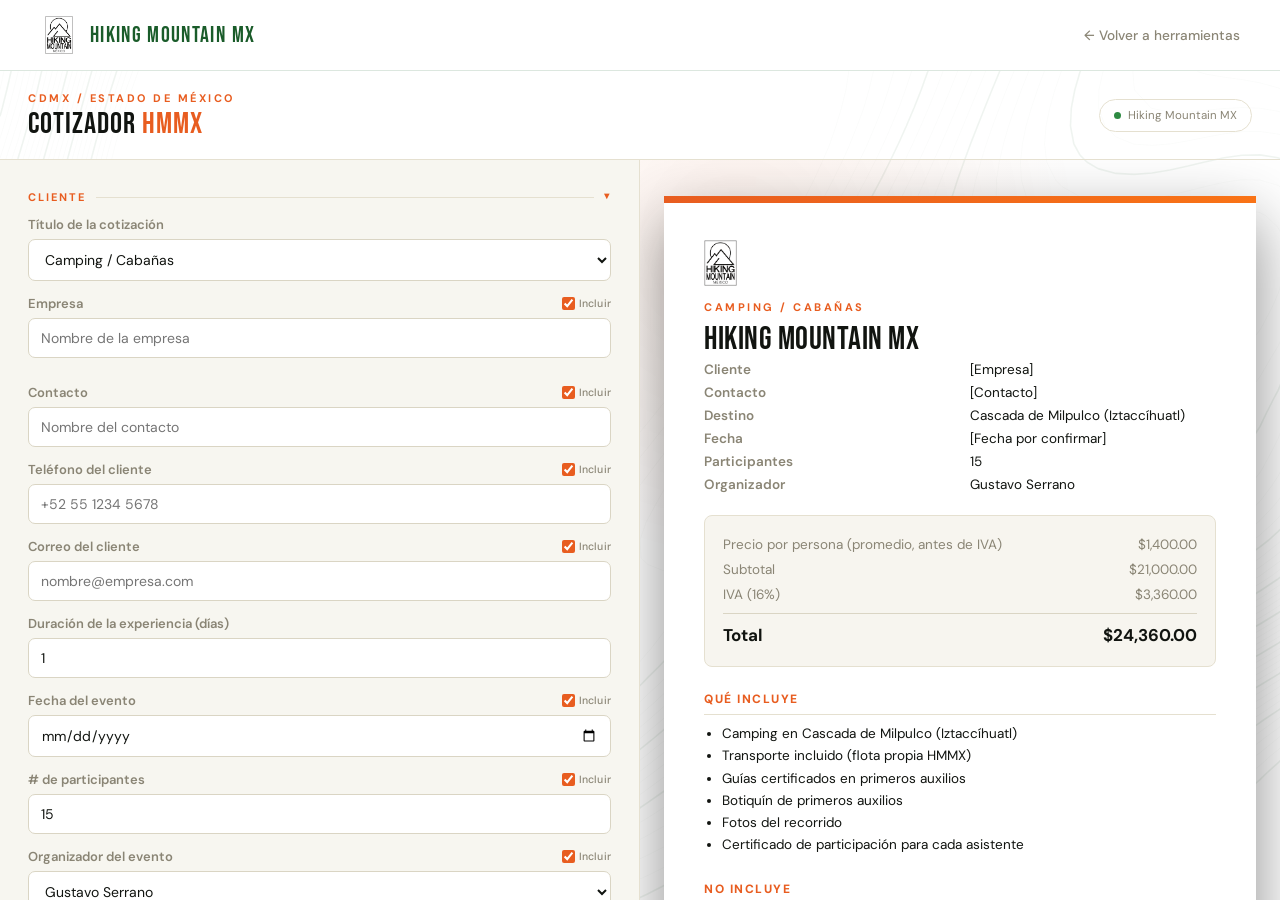
<file: interno/cotizador-hmmx_6.html>
<!DOCTYPE html>
<html lang="es">
<head>
<meta charset="UTF-8">
<meta name="viewport" content="width=device-width, initial-scale=1.0">
<title>Cotizador HMMX</title>
<link rel="preconnect" href="https://fonts.googleapis.com">
<link href="https://fonts.googleapis.com/css2?family=Bebas+Neue&family=DM+Sans:wght@300;400;500;700&display=swap" rel="stylesheet">
<style>
  :root{
    --ink:#111410;
    --panel:#171A14;
    --panel-2:#1D2118;
    --paper:#F7F5EF;
    --paper-2:#FFFFFF;
    --orange:#E85D20;
    --orange-light:#F97316;
    --green:#1A5C2A;
    --green-light:#2D8A42;
    --stone-300-dark:#38352A;
    --stone-400:#B4AE9C;
    --stone-600:#8A8575;
    --stone-300:#DAD5C4;
    --line-dark:rgba(255,255,255,0.12);
    --line:#E5E0D0;
    --cream-text:#111410;
  }
  *{box-sizing:border-box;}
  html{color-scheme:light;}
  html, body{height:100%;}
  body{
    margin:0;
    background:var(--paper-2);
    color:var(--cream-text);
    font-family:'DM Sans', sans-serif;
    -webkit-font-smoothing:antialiased;
    overflow-x:hidden;
  }

  /* ---------- APP SHELL (desktop: pantalla completa, scroll independiente por columna) ---------- */
  #appShell{
    height:100vh;
    overflow:hidden;
    display:flex;
    flex-direction:column;
  }
  #appShell nav, #appShell .topbar{flex-shrink:0;}

  #topo-canvas{position:fixed; inset:0; z-index:0; opacity:0.07; pointer-events:none;}

  /* ---------- NAV / TOPBAR ---------- */
  nav{
    position:relative; z-index:1;
    display:flex; justify-content:space-between; align-items:center;
    padding:16px 40px;
    background:rgba(255,255,255,0.95);
    backdrop-filter:blur(12px);
    border-bottom:1px solid rgba(26,92,42,0.15);
  }
  .nav-logo{display:flex; align-items:center; gap:12px; font-family:'Bebas Neue', sans-serif; font-size:1.4rem; letter-spacing:0.06em; color:var(--green); text-decoration:none;}
  .nav-logo img{width:38px; height:38px; object-fit:contain; flex-shrink:0;}
  .nav-back{font-size:0.85rem; color:var(--stone-600); text-decoration:none; font-weight:500;}
  .nav-back:hover{color:var(--green);}
  @media (max-width:640px){ .nav-logo span{display:none;} }

  .topbar{
    position:relative; z-index:1;
    padding:20px 28px;
    display:flex;
    align-items:center;
    justify-content:space-between;
    gap:16px;
    flex-wrap:wrap;
    border-bottom:1px solid var(--line);
  }
  .eyebrow{
    font-family:'DM Sans', sans-serif;
    font-size:11px;
    letter-spacing:2.5px;
    text-transform:uppercase;
    color:var(--orange);
    font-weight:700;
    margin-bottom:4px;
  }
  .topbar h1{
    font-family:'Bebas Neue', sans-serif;
    font-weight:400;
    font-size:clamp(22px,3vw,30px);
    letter-spacing:1px;
    text-transform:uppercase;
    margin:0;
    line-height:1;
    color:var(--cream-text);
  }
  .topbar h1 span{color:var(--orange);}
  .wa-badge{
    display:inline-flex;
    align-items:center;
    gap:7px;
    font-family:'DM Sans', sans-serif;
    font-size:11.5px;
    color:var(--stone-600);
    border:1px solid var(--line);
    padding:8px 14px;
    border-radius:20px;
  }
  .wa-badge .dot{width:7px; height:7px; border-radius:50%; background:var(--green-light);}
  .doc-logo{height:46px; width:auto; display:block; margin-bottom:14px;}

  /* ---------- LAYOUT ---------- */
  .layout{
    display:grid;
    grid-template-columns:1fr 1fr;
    gap:0;
    max-width:1440px;
    width:100%;
    margin:0 auto;
    flex:1;
    min-height:0;
    overflow:hidden;
  }
  @media (max-width:920px){
    #appShell{height:auto; overflow:visible; display:block;}
    .layout{display:block; grid-template-columns:1fr; overflow:visible; max-width:100%;}
  }
  .panel{padding:30px 28px; height:100%; overflow-y:auto; min-width:0;}
  @media (max-width:920px){ .panel{height:auto; overflow-y:visible;} }

  /* ---------- FORM ---------- */
  .form-panel{
    position:relative; z-index:1;
    background:rgba(247,245,239,0.9);
    backdrop-filter:blur(6px);
    border-right:1px solid var(--line);
  }
  /* ---------- ACORDEÓN (secciones colapsables) ---------- */
  details.section{margin-bottom:10px; border-bottom:1px solid var(--line); padding-bottom:14px;}
  details.section:last-of-type{border-bottom:none; margin-bottom:0;}
  details.section[open]{margin-bottom:28px;}
  details.section > *:not(summary){animation:section-reveal 0.15s ease;}
  @keyframes section-reveal{from{opacity:0;} to{opacity:1;}}
  .section-label{
    font-family:'DM Sans', sans-serif;
    font-size:11px;
    letter-spacing:2px;
    text-transform:uppercase;
    color:var(--orange);
    font-weight:700;
    margin-bottom:12px;
    display:flex;
    align-items:center;
    gap:10px;
    cursor:pointer;
    list-style:none;
    user-select:none;
  }
  summary.section-label::-webkit-details-marker{display:none;}
  summary.section-label::marker{content:'';}
  .section-line{flex:1; height:1px; background:var(--line); min-width:8px;}
  .accordion-arrow{
    flex-shrink:0;
    font-size:10px;
    color:var(--stone-400);
    transition:transform 0.18s ease, color 0.18s ease;
    display:inline-block;
  }
  details[open] > summary.section-label .accordion-arrow{transform:rotate(90deg); color:var(--orange);}
  .section-label input.sec-toggle{width:auto; flex-shrink:0; margin:0; accent-color:var(--orange);}
  label{
    display:block;
    font-size:13px;
    font-weight:600;
    color:var(--stone-600);
    margin-bottom:6px;
  }
  label.label-row{
    display:flex;
    align-items:center;
    justify-content:space-between;
    gap:8px;
  }
  .field-toggle{
    display:inline-flex;
    align-items:center;
    gap:4px;
    font-size:10.5px;
    font-weight:500;
    letter-spacing:0.2px;
    color:var(--stone-600);
    text-transform:none;
    cursor:pointer;
    flex-shrink:0;
  }
  .field-toggle input{width:auto; margin:0; accent-color:var(--orange);}
  .field{margin-bottom:14px; min-width:0;}
  input[type=text], input[type=date], input[type=number], input[type=tel], input[type=email], select, textarea{
    width:100%;
    max-width:100%;
    min-width:0;
    box-sizing:border-box;
    padding:10px 12px;
    border:1px solid var(--stone-300);
    border-radius:7px;
    background:var(--paper-2);
    font-family:'DM Sans', sans-serif;
    font-size:14px;
    color:var(--cream-text);
    color-scheme:light;
  }
  /* iOS Safari le da a los inputs de fecha/número un ancho mínimo propio que ignora el grid; esto lo fuerza */
  input[type=date], input[type=number]{
    min-width:0 !important;
    -webkit-min-logical-width:0;
  }
  textarea{resize:vertical; min-height:180px;}
  input:focus, select:focus, textarea:focus{
    outline:2px solid var(--orange);
    outline-offset:1px;
  }
  .row{
    display:grid;
    grid-template-columns:minmax(0,1fr);
    gap:12px;
    align-items:start;
  }
  .row > .field{min-width:0; width:100%;}
  .hint{font-size:12px; color:var(--stone-600); margin-top:4px; line-height:1.45;}
  .hint.warn{color:var(--orange); font-weight:600;}
  .check-grid{display:grid; grid-template-columns:minmax(0,1fr) minmax(0,1fr); gap:8px 14px;}
  @media (max-width:560px){ .check-grid{grid-template-columns:minmax(0,1fr);} }
  .check-item{display:flex; align-items:flex-start; gap:8px; font-size:13px; padding:6px 0; min-width:0;}
  .check-item input{width:auto; margin-top:3px; accent-color:var(--orange);}
  .check-item .ci-label{font-weight:500; color:var(--cream-text);}
  .check-item .ci-price{color:var(--stone-600); font-family:'DM Sans', sans-serif; font-size:11.5px;}
  .radio-row{display:flex; gap:10px; flex-wrap:wrap;}
  .radio-pill{
    border:1px solid var(--stone-300);
    border-radius:20px;
    padding:8px 14px;
    font-size:12.5px;
    cursor:pointer;
    background:var(--paper-2);
    color:var(--stone-600);
    display:flex;
    align-items:center;
    gap:6px;
  }
  .radio-pill input{margin:0; accent-color:var(--orange);}
  .radio-pill.active{border-color:var(--orange); background:rgba(232,93,32,0.14); color:var(--cream-text);}

  /* ---------- PREVIEW / DOC ---------- */
  .preview-panel{
    position:relative; z-index:1;
    background:radial-gradient(circle at 15% 10%, rgba(232,93,32,0.08), transparent 40%);
    display:flex;
    justify-content:center;
    padding:36px 24px;
  }
  .doc{
    background:var(--paper-2);
    width:100%;
    max-width:620px;
    box-shadow:0 24px 60px rgba(0,0,0,0.45);
    padding:44px 40px 50px;
    position:relative;
    overflow:hidden;
    color:var(--ink);
  }
  .doc::before{
    content:'';
    position:absolute; top:0; left:0; right:0; height:7px;
    background:linear-gradient(90deg, var(--orange), var(--orange-light));
  }
  .doc-eyebrow{
    font-family:'DM Sans', sans-serif;
    font-size:11px;
    letter-spacing:2.5px;
    text-transform:uppercase;
    color:var(--orange);
    font-weight:700;
  }
  .doc h2{
    font-family:'Bebas Neue', sans-serif;
    font-weight:400;
    text-transform:uppercase;
    letter-spacing:0.5px;
    font-size:32px;
    margin:6px 0 2px;
    color:var(--ink);
  }
  .doc .org{font-size:13px; color:var(--stone-600); margin-bottom:22px;}
  .kv-grid{
    display:grid;
    grid-template-columns:minmax(0,1fr) minmax(0,1fr);
    gap:6px 20px;
    margin-bottom:22px;
    font-size:13.5px;
  }
  .kv-grid .k{color:var(--stone-600); font-weight:600;}
  .kv-grid .v{color:var(--ink);}
  .money-box{
    background:var(--paper);
    border:1px solid var(--line);
    border-radius:8px;
    padding:16px 18px;
    margin-bottom:24px;
  }
  .money-row{display:flex; justify-content:space-between; gap:12px; font-size:13.5px; padding:4px 0; color:var(--stone-600);}
  .money-row.total{
    border-top:1px solid var(--stone-300);
    margin-top:6px;
    padding-top:10px;
    font-size:17px;
    font-weight:700;
    color:var(--ink);
    font-family:'DM Sans', sans-serif;
  }
  .doc h3{
    font-family:'DM Sans', sans-serif;
    font-weight:800;
    font-size:12px;
    letter-spacing:1.5px;
    text-transform:uppercase;
    color:var(--orange);
    margin:24px 0 8px;
    padding-bottom:7px;
    border-bottom:1px solid var(--line);
  }
  .doc ul{margin:0; padding-left:18px; font-size:13.5px; line-height:1.65; color:var(--ink);}
  .doc p{font-size:13.5px; line-height:1.6; color:var(--ink); white-space:pre-wrap;}
  .doc .muted{color:var(--stone-600); font-style:italic; font-size:12.5px;}

  .actions{display:flex; gap:10px; margin-top:22px; flex-wrap:wrap;}
  button.btn{
    font-family:'DM Sans', sans-serif;
    font-weight:700;
    font-size:13.5px;
    padding:12px 20px;
    border-radius:7px;
    border:none;
    cursor:pointer;
    letter-spacing:0.2px;
  }
  .btn-primary{background:var(--orange); color:#111410;}
  .btn-primary:hover{background:#C24E1A;}
  .btn-secondary{background:transparent; color:var(--cream-text); border:1px solid var(--line);}
  .btn-secondary:hover{border-color:var(--stone-400);}
  .copy-msg{font-size:12px; margin-top:8px; font-family:'DM Sans', sans-serif;}
  .copy-msg.ok{color:var(--green);}
  .copy-msg.err{color:var(--orange);}
  .file-status{
    font-family:'DM Sans', sans-serif;
    font-size:12px;
    color:var(--stone-600);
    background:var(--paper-2);
    border:1px solid var(--stone-300);
    border-radius:7px;
    padding:9px 12px;
    margin-top:8px;
    display:flex;
    align-items:center;
    gap:8px;
  }
  .file-status .dot{width:7px; height:7px; border-radius:50%; background:var(--stone-400); flex-shrink:0;}
  .file-status.connected .dot{background:var(--green-light);}
  .file-status.connected{color:var(--cream-text); border-color:var(--green-light);}

  /* ---------- FOTOS ---------- */
  .photo-upload-grid{display:grid; grid-template-columns:repeat(3,minmax(0,1fr)); gap:10px;}
  @media (max-width:560px){ .photo-upload-grid{grid-template-columns:1fr;} }
  .photo-upload-item{border:1px dashed var(--stone-300); border-radius:8px; padding:8px; text-align:center; background:var(--paper-2);}
  .photo-upload-item input[type=file]{width:100%; font-size:11px; padding:0; border:none; background:none;}
  .photo-upload-item .thumb{width:100%; height:80px; object-fit:cover; border-radius:6px; display:none; margin-bottom:6px;}
  .photo-upload-item .thumb.has-img{display:block;}
  .photo-upload-item .clear-photo{font-size:11px; color:var(--orange); background:none; border:none; cursor:pointer; padding:4px 0 0; display:none;}
  .photo-upload-item .clear-photo.has-img{display:inline-block;}
  .doc .photo-grid{display:grid; grid-template-columns:repeat(3,minmax(0,1fr)); gap:8px; margin:10px 0;}
  .doc .photo-grid img{width:100%; height:120px; object-fit:cover; border-radius:6px; border:1px solid var(--line);}

  /* ---------- RENTA DE EQUIPO ---------- */
  .equipo-cat{font-size:11px; font-weight:700; letter-spacing:1px; text-transform:uppercase; color:var(--stone-600); margin:14px 0 6px;}
  .equipo-cat:first-child{margin-top:0;}
  .equipo-item{display:grid; grid-template-columns:1fr auto auto; gap:8px; align-items:center; padding:6px 0; border-bottom:1px solid var(--line); font-size:13px;}
  .equipo-item .eq-name{font-weight:500;}
  .equipo-item .eq-price{font-size:11.5px; color:var(--stone-600); display:block;}
  .equipo-item .eq-qty{width:56px; text-align:center; padding:6px;}
  .equipo-item .eq-mode{display:flex; gap:6px; font-size:11px; align-items:center;}
  .equipo-item .eq-mode select{width:auto; padding:5px 8px; font-size:11px;}
  .doc .equipo-list{margin:0; padding-left:18px; font-size:13.5px; line-height:1.65;}

  /* ---------- CUENTA BANCARIA ---------- */
  .bank-pill-row{display:flex; gap:10px; flex-wrap:wrap; margin-bottom:10px;}

  @page{
    margin: 1.2cm;
  }
  @media print{
    .form-panel, .actions, nav, .topbar, .copy-msg{display:none !important;}
    html, body{background:white !important; height:auto !important; margin:0 !important;}
    #appShell{height:auto !important; overflow:visible !important; display:block !important;}
    .layout{
      display:block !important;
      max-width:100% !important;
      min-height:0 !important;
      grid-template-columns:none !important;
      overflow:visible !important;
    }
    .preview-panel{
      display:block !important;
      background:white !important;
      padding:0 !important;
      height:auto !important;
      overflow:visible !important;
    }
    .doc{
      box-shadow:none !important;
      max-width:100% !important;
      width:100% !important;
      /* margen "a prueba de balas": si el navegador ignora @page, este padding igual deja espacio */
      padding:1.5cm 1.8cm !important;
      overflow:visible !important;
    }
    .doc::before{display:none !important;}
    .doc h3{page-break-after:avoid; break-after:avoid;}
    .doc .money-box, .doc ul, .doc .kv-grid, .doc .photo-grid, .doc .equipo-list{page-break-inside:avoid; break-inside:avoid;}
    .doc-logo{margin-bottom:10px;}
    /* las secciones ocultas por toggle no se renderizan en el HTML del documento, así que no ocupan espacio al imprimir */
  }
</style></head>
<body>

<canvas id="topo-canvas"></canvas>

<div id="appShell">
<nav>
  <a href="herramientas.html" class="nav-logo"><img id="topLogo" alt="Hiking Mountain MX"><span>HIKING MOUNTAIN MX</span></a>
  <a href="herramientas.html" class="nav-back">← Volver a herramientas</a>
</nav>

<div class="topbar">
  <div>
    <div class="eyebrow">CDMX / Estado de México</div>
    <h1>Cotizador <span>HMMX</span></h1>
  </div>
  <div class="wa-badge"><span class="dot"></span> Hiking Mountain MX</div>
</div>

<div class="layout">
  <!-- FORM -->
  <div class="panel form-panel">

    <details class="section" open>
      <summary class="section-label"><span>Cliente</span><span class="section-line"></span><span class="accordion-arrow">▸</span></summary>
      <div class="field">
        <label>Título de la cotización</label>
        <select id="tituloCotizacion"></select>
      </div>
      <div class="field" id="tipoActividadField" style="display:none;">
        <label>Tipo de actividad</label>
        <input type="text" id="tipoActividad" placeholder="Ej. Team building, día de campo, taller al aire libre">
      </div>
      <div class="row">
        <div class="field">
          <label class="label-row"><span>Empresa</span><span class="field-toggle"><input type="checkbox" id="visKvEmpresa" checked> Incluir</span></label>
          <input type="text" id="empresa" placeholder="Nombre de la empresa">
        </div>
        <div class="field">
          <label class="label-row"><span>Contacto</span><span class="field-toggle"><input type="checkbox" id="visKvContacto" checked> Incluir</span></label>
          <input type="text" id="contacto" placeholder="Nombre del contacto">
        </div>
      </div>
      <div class="field">
        <label class="label-row"><span>Teléfono del cliente</span><span class="field-toggle"><input type="checkbox" id="visKvTelefono" checked> Incluir</span></label>
        <input type="tel" id="telefonoCliente" placeholder="+52 55 1234 5678">
      </div>
      <div class="field">
        <label class="label-row"><span>Correo del cliente</span><span class="field-toggle"><input type="checkbox" id="visKvCorreo" checked> Incluir</span></label>
        <input type="email" id="correoCliente" placeholder="nombre@empresa.com">
      </div>
      <div class="field">
        <label>Duración de la experiencia (días)</label>
        <input type="number" id="duracionDias" min="1" value="1">
      </div>
      <div class="field" id="fechaUnicaField">
        <label class="label-row"><span>Fecha del evento</span><span class="field-toggle"><input type="checkbox" id="visKvFecha" checked> Incluir</span></label>
        <input type="date" id="fecha">
      </div>
      <div class="row" id="fechaRangoField" style="display:none;">
        <div class="field"><label class="label-row"><span>Fecha de inicio</span><span class="field-toggle"><input type="checkbox" id="visKvFechaRango" checked> Incluir</span></label><input type="date" id="fechaInicio"></div>
        <div class="field"><label>Fecha de fin</label><input type="date" id="fechaFin"></div>
      </div>
      <div class="field">
        <label class="label-row"><span># de participantes</span><span class="field-toggle"><input type="checkbox" id="visKvParticipantes" checked> Incluir</span></label>
        <input type="number" id="personas" min="1" value="15">
      </div>
      <div class="field">
        <label class="label-row"><span>Organizador del evento</span><span class="field-toggle"><input type="checkbox" id="visKvOrganizador" checked> Incluir</span></label>
        <select id="organizador"></select>
      </div>
    </details>

    <details class="section">
      <summary class="section-label"><span>Presentación</span><span class="section-line"></span><span class="accordion-arrow">▸</span></summary>
      <div class="check-item">
        <input type="checkbox" id="ocultarDesglose" checked>
        <div><div class="ci-label">Ocultar desglose de costos al cliente</div><div class="ci-price">Muestra solo el precio por persona y el total. Desmárcalo para revisar tú el detalle línea por línea.</div></div>
      </div>
      <div class="check-item">
        <input type="checkbox" id="aplicarIva" checked>
        <div><div class="ci-label">Aplicar IVA (16%)</div><div class="ci-price">Con IVA: desglosa Subtotal, IVA y Total. Sin IVA: muestra el total directo.</div></div>
      </div>
    </details>

    <details class="section">
      <summary class="section-label"><span>Registro en Google Sheet</span><span class="section-line"></span><span class="accordion-arrow">▸</span></summary>
      <div class="field">
        <label>URL de tu Apps Script (Web App)</label>
        <input type="text" id="sheetWebhookUrl" value="https://script.google.com/macros/s/AKfycbwVEEVVTxogfOEb1qavmR9qHy58tU_4iEcQkohxd0bmkSzvOpw8n3b8lm_Lbv8FQuiGPQ/exec" placeholder="https://script.google.com/macros/s/AKfycb.../exec">
        <div class="hint">Al copiar, descargar Word o descargar PDF, se manda automáticamente un registro de esta cotización a tu Google Sheet (incluye el desglose completo de costos internos, aunque el cliente no lo vea). Si dejas esto vacío, simplemente no se envía nada.</div>
      </div>
      <div class="file-status" id="sheetStatus"><span class="dot"></span><span id="sheetStatusText">Sin conectar</span></div>
    </details>

    <details class="section" open>
      <summary class="section-label"><span>Destino</span><span class="section-line"></span><span class="accordion-arrow">▸</span></summary>
      <div class="field">
        <label class="label-row"><span>Elige destino</span><span class="field-toggle"><input type="checkbox" id="visKvDestino" checked> Incluir</span></label>
        <select id="destino"></select>
      </div>
      <div class="field" id="customDestinoFields" style="display:none; margin-top:10px;">
        <label>Nombre del destino personalizado</label>
        <input type="text" id="customDestinoNombre" placeholder="Ej. Cerro Ajusco">
        <div class="row" style="margin-top:10px;">
          <div class="field">
            <label>Costo por persona — con transporte</label>
            <input type="number" id="customDestinoCon" min="0" value="0" placeholder="$ por persona">
          </div>
          <div class="field">
            <label>Costo por persona — sin transporte</label>
            <input type="number" id="customDestinoSin" min="0" value="0" placeholder="$ por persona">
          </div>
        </div>
        <div class="hint">Usa esto cuando te pidan cotizar un destino que no está en el listado.</div>
      </div>
      <div class="radio-row" id="transporteBaseRow"></div>
      <div class="hint" id="transporteHint"></div>
      <div class="field" id="vansField" style="margin-top:10px;">
        <label>Camionetas de renta externa (20 pax c/u — $7,000/evento c/u)</label>
        <input type="number" id="vansExternos" min="0" value="0">
        <div class="hint" id="vansHint"></div>
      </div>
      <div class="field" id="hospedajeSection" style="display:none; margin-top:14px;">
        <label>Camping / Cabañas</label>
        <div class="radio-row" id="hospedajeRow"></div>
        <div class="field" id="campingMontoField" style="margin-top:10px;">
          <label>Costo de camping por persona</label>
          <input type="number" id="campingMontoPP" min="0" value="0" placeholder="$ por persona">
        </div>
        <div class="field" id="cabanaMontoField" style="margin-top:10px; display:none;">
          <label>Costo de cabañas (total del evento)</label>
          <input type="number" id="cabanaMontoTotal" min="0" value="0" placeholder="$ costo total del evento">
        </div>
      </div>
      <div class="field" style="margin-top:14px;">
        <label>Ajuste adicional a la caminata (opcional)</label>
        <div class="row">
          <input type="text" id="ajusteConcepto" placeholder="Concepto (ej. Ajuste corporativo)">
          <input type="number" id="ajusteMonto" value="0" placeholder="$ por persona (usa negativo para descuento)">
        </div>
        <div class="hint">Los precios base son para público general. Usa esto para sumar un cargo por persona cuando cotices a empresas grandes o transnacionales.</div>
      </div>
    </details>

    <details class="section" id="rentaEquipoSection" style="display:none;">
      <summary class="section-label"><input type="checkbox" class="sec-toggle" id="visEquipo" checked><span>Renta de equipo (Campamento / Cabañas)</span><span class="section-line"></span><span class="accordion-arrow">▸</span></summary>
      <div id="equipoCatalogo"></div>
      <div class="hint">Depósito reembolsable: 20% del valor del equipo rentado (no se suma al total de la cotización).</div>
    </details>

    <details class="section">
      <summary class="section-label"><span>Alimentos</span><span class="section-line"></span><span class="accordion-arrow">▸</span></summary>
      <div class="field">
        <select id="comida"></select>
      </div>
      <div class="field" id="comidaCustomField" style="display:none;">
        <label>Monto de alimentos por persona</label>
        <input type="number" id="comidaCustomMonto" min="0" value="0" placeholder="$ por persona">
      </div>
    </details>

    <details class="section">
      <summary class="section-label"><span>Entradas / accesos</span><span class="section-line"></span><span class="accordion-arrow">▸</span></summary>
      <div class="field">
        <select id="entradas"></select>
      </div>
      <div class="field" id="entradasCustomField" style="display:none;">
        <label>Monto de entrada / acceso por persona</label>
        <input type="number" id="entradasCustomMonto" min="0" value="0" placeholder="$ por persona">
      </div>
    </details>

    <details class="section">
      <summary class="section-label"><span>Dinámicas (por evento)</span><span class="section-line"></span><span class="accordion-arrow">▸</span></summary>
      <div class="check-grid" id="dinamicasGrid"></div>
    </details>

    <details class="section">
      <summary class="section-label"><span>Extras</span><span class="section-line"></span><span class="accordion-arrow">▸</span></summary>
      <div class="field">
        <label>Seguro de viajero</label>
        <select id="seguro"></select>
      </div>
      <div class="row">
        <div class="field">
          <label>Guías / staff adicional</label>
          <input type="number" id="staffCount" min="0" value="0">
          <div class="hint">$1,500/evento por cada guía o staff extra</div>
        </div>
      </div>
      <div class="field">
        <label>Kit de bienvenida — contenido</label>
        <input type="text" id="kitContenido" placeholder="Ej. thermo + buff + playera">
      </div>
      <div class="field">
        <label>Kit de bienvenida — costo por persona</label>
        <input type="number" id="kitCosto" min="0" value="0" placeholder="$ por persona">
      </div>
    </details>

    <details class="section">
      <summary class="section-label"><input type="checkbox" class="sec-toggle" id="visDatosPago" checked><span>Datos para pago</span><span class="section-line"></span><span class="accordion-arrow">▸</span></summary>
      <div class="field">
        <label>Cuenta de depósito</label>
        <div class="bank-pill-row" id="bankPillRow"></div>
      </div>
    </details>

    <details class="section">
      <summary class="section-label"><input type="checkbox" class="sec-toggle" id="visFotos" checked><span>Fotografías</span><span class="section-line"></span><span class="accordion-arrow">▸</span></summary>
      <div class="photo-upload-grid" id="photoUploadGrid"></div>
      <div class="hint">Sube hasta 3 fotos del destino/evento. Se convierten a Base64 y se conservan en la vista previa mientras dure la sesión. Aparecen al final del documento, después de los datos de pago y contacto.</div>
    </details>

    <details class="section">
      <summary class="section-label"><span>Itinerario y notas</span><span class="section-line"></span><span class="accordion-arrow">▸</span></summary>
      <div class="field">
        <label class="label-row"><span>Itinerario</span><span class="field-toggle"><input type="checkbox" id="visItinerario" checked> Incluir</span></label>
        <textarea id="itinerario" placeholder="7:00 Salida CDMX&#10;9:00 Inicio de caminata&#10;13:00 Comida&#10;16:00 Regreso"></textarea>
      </div>
      <div class="field">
        <label class="label-row"><span>Notas y condiciones específicas</span><span class="field-toggle"><input type="checkbox" id="visNotas" checked> Incluir</span></label>
        <textarea id="notas" placeholder="Notas particulares de este evento (opcional)"></textarea>
      </div>
    </details>

    <details class="section">
      <summary class="section-label"><input type="checkbox" class="sec-toggle" id="visIncluye" checked><span>Qué incluye</span><span class="section-line"></span><span class="accordion-arrow">▸</span></summary>
      <div class="hint">Los puntos de abajo se agregan al final de la lista automática (destino, transporte, alimentos, extras, etc.), que no es editable porque se genera sola. Un punto por línea.</div>
      <div class="field"><textarea id="textIncluyeFijo" rows="4">Guías certificados en primeros auxilios
Botiquín de primeros auxilios
Fotos del recorrido
Certificado de participación para cada asistente</textarea></div>
    </details>
    <details class="section">
      <summary class="section-label"><input type="checkbox" class="sec-toggle" id="visNoIncluye" checked><span>No incluye</span><span class="section-line"></span><span class="accordion-arrow">▸</span></summary>
      <div class="hint">Un punto por línea.</div>
      <div class="field"><textarea id="textNoIncluye" rows="3">Ropa o calzado especializado
Gastos personales no especificados
Propinas (opcionales)</textarea></div>
    </details>
    <details class="section">
      <summary class="section-label"><input type="checkbox" class="sec-toggle" id="visRecomendaciones" checked><span>Recomendaciones</span><span class="section-line"></span><span class="accordion-arrow">▸</span></summary>
      <div class="hint">Un punto por línea.</div>
      <div class="field"><textarea id="textRecomendaciones" rows="5">Se requiere condición física básica
Ropa en capas (las temperaturas varían)
Bota de montaña o tenis deportivo con buen agarre
Mochila pequeña para pertenencias personales
Bloqueador solar y gorra/sombrero</textarea></div>
    </details>
    <details class="section">
      <summary class="section-label"><input type="checkbox" class="sec-toggle" id="visCondiciones" checked><span>Condiciones</span><span class="section-line"></span><span class="accordion-arrow">▸</span></summary>
      <div class="hint">Un punto por línea. Si no hay seguro de viajero contratado, se agrega automáticamente un aviso al final.</div>
      <div class="field"><textarea id="textCondiciones" rows="4">Reserva: se requiere 50% para confirmar fecha.
Cancelación: 72 hrs antes para reembolso completo (excepto 5% por gastos administrativos).
Condiciones climáticas: en caso de lluvia fuerte se reagenda sin costo.
Modificaciones: el itinerario puede variar según el ritmo del grupo y el tráfico en los traslados.</textarea></div>
    </details>
    <details class="section">
      <summary class="section-label"><input type="checkbox" class="sec-toggle" id="visContacto" checked><span>Contacto y logística</span><span class="section-line"></span><span class="accordion-arrow">▸</span></summary>
      <div class="hint">WhatsApp y Coordinador se calculan solos según el organizador elegido. Lo demás es editable, una línea por dato.</div>
      <div class="field"><textarea id="textContactoExtra" rows="3">Correo: hikingmountainmx@gmail.com
Instagram: @hiking_mountain_mx
Página web: https://hikingmountainmx.com</textarea></div>
    </details>

  </div>

  <!-- PREVIEW -->
  <div class="panel preview-panel">
    <div>
      <div class="doc" id="docPreview"></div>
      <div class="actions">
        <button class="btn btn-primary" id="copyDoc">📋 Copiar cotización (pegar en Google Docs / Word)</button>
        <button class="btn btn-secondary" id="downloadWord">Descargar Word (.doc)</button>
        <button class="btn btn-secondary" id="downloadPdf">Descargar PDF</button>
      </div>
      <div class="copy-msg" id="copyMsg"></div>
    </div>
  </div>
</div>
</div>

<script>
const IVA_RATE = 0.16;

const DESTINOS = [
  {id:'DES-21', nombre:'Cascada de Milpulco (Iztaccíhuatl)', con:1400, sin:1300},
  {id:'DES-13', nombre:'Cascada de Nexpayantla', con:1300, sin:1200},
  {id:'DES-14', nombre:'Cascada Diamantes / Dos Aguas (Iztaccíhuatl)', con:1300, sin:1200},
  {id:'DES-22', nombre:'Cerro Papayo', con:1000, sin:900},
  {id:'DES-23', nombre:'Chichinautzin', con:1300, sin:1200},
  {id:'DES-35', nombre:'Cima Iztaccíhuatl', con:4800, sin:4500},
  {id:'DES-10', nombre:'Cofre de Perote', con:1900, sin:1800},
  {id:'DES-11', nombre:'Cofre de Perote (camping)', con:3000, sin:2800},
  {id:'DES-25', nombre:'Cruz de Rosas', con:1800, sin:1700},
  {id:'DES-09', nombre:'Desierto de los Leones', con:1000, sin:900},
  {id:'DES-07', nombre:'Glamping – Lobo Glamp (Corral de Piedras)', con:3000, sin:2800},
  {id:'DES-28', nombre:'La Malinche (Cima + campamento)', con:3000, sin:2800},
  {id:'DES-27', nombre:'La Malinche (Cima)', con:2000, sin:1900},
  {id:'DES-03', nombre:'Lagunas del Nevado de Toluca', con:1400, sin:1300},
  {id:'DES-20', nombre:'Monte Telapón', con:1400, sin:1300},
  {id:'DES-29', nombre:'Monte Tláloc', con:1500, sin:1400},
  {id:'DES-17', nombre:'Nevado de Toluca (Bosque y Lagunas)', con:1300, sin:1200},
  {id:'DES-19', nombre:'Nevado de Toluca (Cima)', con:1900, sin:1800},
  {id:'DES-04', nombre:'Paricutín (Iglesia y cráter)', con:3000, sin:2800},
  {id:'DES-12', nombre:'Pico del Águila', con:1400, sin:1300},
  {id:'DES-15', nombre:'Pico del Águila (amanecer)', con:1400, sin:1300},
  {id:'DES-16', nombre:'Pico del Águila (circuito)', con:1200, sin:1100},
  {id:'DES-06', nombre:'Presa Iturbide Hike', con:1000, sin:900},
  {id:'DES-30', nombre:'Primer Rodilla (Iztaccíhuatl)', con:2000, sin:1900},
  {id:'DES-24', nombre:'Refugio de los 100', con:1900, sin:1800},
  {id:'DES-33', nombre:'Refugio Fausto González (Pico de Orizaba – campamento)', con:3000, sin:2800},
  {id:'DES-31', nombre:'Refugio Láminas / Dos Aguas', con:1500, sin:1400},
  {id:'DES-18', nombre:'Refugio Mirador / Dos Aguas (Iztaccíhuatl)', con:1300, sin:1200},
  {id:'DES-02', nombre:'Senderos del Iztaccíhuatl', con:1400, sin:1300},
  {id:'DES-26', nombre:'Sierra Negra', con:2000, sin:1900},
  {id:'DES-34', nombre:'Sierra Negra + Refugio Fausto González (Pico de Orizaba – campamento)', con:3500, sin:3000},
  {id:'DES-32', nombre:'Suchiooc Grande (Tepoztlán)', con:1600, sin:1500},
  {id:'DES-01', nombre:'Teuhtli', con:1100, sin:1000},
  {id:'DES-36', nombre:'Travesía Telapón – Tláloc', con:1500, sin:1400},
  {id:'DES-37', nombre:'Volcanes Enanos (Principiantes)', con:1100, sin:900},
  {id:'DES-05', nombre:'Xitle – Cuevas de Lava', con:1100, sin:1000},
  {id:'DES-08', nombre:'Xitle Cráter', con:1100, sin:1000},
];

const DINAMICAS = [
  {id:'DIN-01', nombre:'Torre de piedras', costo:1250},
  {id:'DIN-02', nombre:'Búsqueda del tesoro', costo:1250},
  {id:'DIN-03', nombre:'Lazarillo', costo:1250},
  {id:'DIN-04', nombre:'Conexión entre el equipo', costo:1250},
  {id:'DIN-05', nombre:'Yoga', costo:1250},
  {id:'DIN-06', nombre:'Meditación guiada', costo:1250},
  {id:'DIN-07', nombre:'Meditación básica', costo:1250},
  {id:'DIN-08', nombre:'Autoconocimiento', costo:1250},
  {id:'DIN-09', nombre:'Rituales 3 Pilares', costo:1250},
  {id:'DIN-10', nombre:'Respiración y enfoque', costo:1250},
  {id:'DIN-11', nombre:'Plática de intencionalidad', costo:1250},
  {id:'DIN-OTRA', nombre:'Otra', costo:1250},
];

const COMIDA_OPTS = [
  {key:'ninguna', label:'Sin alimentos', pp:0},
  {key:'op200', label:'2 quesadillas + refresco — $200/pp', pp:200},
  {key:'op250', label:'3 quesadillas + refresco — $250/pp', pp:250},
  {key:'op300', label:'3 quesadillas + refresco + postre — $300/pp', pp:300},
  {key:'ilimitado', label:'Alimentos ilimitados — $500/pp', pp:500},
  {key:'custom', label:'Alimentos incluidos (monto personalizado)', pp:0},
];

const ENTRADAS_OPTS = [
  {key:'ninguna', label:'Sin entradas', pp:0},
  {key:'e50', label:'Entrada / acceso — $50/pp', pp:50},
  {key:'e65', label:'Entrada / acceso — $65/pp', pp:65},
  {key:'custom', label:'Entrada o acceso (otro)', pp:0},
];

const SEGURO_OPTS = [
  {key:'ninguno', label:'Sin seguro', pp:0},
  {key:'s100', label:'Seguro de viajero — $100/pp', pp:100},
  {key:'s200', label:'Seguro de viajero — $200/pp', pp:200},
  {key:'s300', label:'Seguro de viajero — $300/pp', pp:300},
];

const COSTO_VAN_EXTERNA = 7000; // por camioneta de 20 pax, por evento
const CAPACIDAD_FLOTA_PROPIA = 17; // 11 + 6 pax, incluida sin costo extra en "con transporte"
const COSTO_STAFF = 1500; // por guía/staff adicional

const money = n => (n<0?'-$':'$') + Math.abs(n).toLocaleString('es-MX', {minimumFractionDigits:2, maximumFractionDigits:2});

const WHATSAPP_GUSTAVO = '5516995143';
const WHATSAPP_LILI = '5548211078';
function whatsappPara(organizador){
  if (organizador === 'Gustavo Serrano') return WHATSAPP_GUSTAVO;
  if (organizador === 'Liliana Rodríguez') return WHATSAPP_LILI;
  return `${WHATSAPP_GUSTAVO} & ${WHATSAPP_LILI}`;
}

const ORGANIZADORES = ['Gustavo Serrano', 'Liliana Rodríguez', 'Hiking Mountain Mx'];
const organizadorSel = document.getElementById('organizador');
ORGANIZADORES.forEach(nombre => {
  const o = document.createElement('option');
  o.value = nombre; o.textContent = nombre;
  organizadorSel.appendChild(o);
});

const TITULOS_COTIZACION = ['Camping / Cabañas', 'Cotización corporativa', 'Caminata privada', 'Cumpleaños en la montaña'];
const TITULO_CAMPAMENTO = 'Camping / Cabañas';
const tituloSel = document.getElementById('tituloCotizacion');
TITULOS_COTIZACION.forEach(t => {
  const o = document.createElement('option');
  o.value = t; o.textContent = t;
  tituloSel.appendChild(o);
});
tituloSel.value = TITULO_CAMPAMENTO;
const tipoActividadField = document.getElementById('tipoActividadField');
function toggleTituloFields(){
  const esCamp = tituloSel.value === TITULO_CAMPAMENTO;
  tipoActividadField.style.display = tituloSel.value === 'Cotización corporativa' ? 'block' : 'none';
  document.getElementById('hospedajeSection').style.display = esCamp ? 'block' : 'none';
  document.getElementById('rentaEquipoSection').style.display = esCamp ? 'block' : 'none';
}
tituloSel.addEventListener('change', toggleTituloFields);
toggleTituloFields();

const LOGO_SRC = '[data-uri]';

document.getElementById('topLogo').src = LOGO_SRC;

// ---- Populate selects ----
const destinoSel = document.getElementById('destino');
DESTINOS.forEach(d => {
  const o = document.createElement('option');
  o.value = d.id; o.textContent = `${d.nombre}`;
  destinoSel.appendChild(o);
});
const customDestinoOpt = document.createElement('option');
customDestinoOpt.value = 'CUSTOM';
customDestinoOpt.textContent = 'Otro (personalizado)';
destinoSel.appendChild(customDestinoOpt);

const customDestinoFields = document.getElementById('customDestinoFields');
function toggleCustomDestino(){
  customDestinoFields.style.display = destinoSel.value === 'CUSTOM' ? 'block' : 'none';
}
destinoSel.addEventListener('change', toggleCustomDestino);
toggleCustomDestino();

const comidaSel = document.getElementById('comida');
COMIDA_OPTS.forEach(c => {
  const o = document.createElement('option');
  o.value = c.key; o.textContent = c.label;
  comidaSel.appendChild(o);
});
const comidaCustomField = document.getElementById('comidaCustomField');
function toggleComidaCustom(){
  comidaCustomField.style.display = comidaSel.value === 'custom' ? 'block' : 'none';
}
comidaSel.addEventListener('change', toggleComidaCustom);
toggleComidaCustom();

const entradasSel = document.getElementById('entradas');
ENTRADAS_OPTS.forEach(e => {
  const o = document.createElement('option');
  o.value = e.key; o.textContent = e.label;
  entradasSel.appendChild(o);
});
const entradasCustomField = document.getElementById('entradasCustomField');
function toggleEntradasCustom(){
  entradasCustomField.style.display = entradasSel.value === 'custom' ? 'block' : 'none';
}
entradasSel.addEventListener('change', toggleEntradasCustom);
toggleEntradasCustom();

const seguroSel = document.getElementById('seguro');
SEGURO_OPTS.forEach(s => {
  const o = document.createElement('option');
  o.value = s.key; o.textContent = s.label;
  seguroSel.appendChild(o);
});


const dinGrid = document.getElementById('dinamicasGrid');
DINAMICAS.forEach(d => {
  const div = document.createElement('div');
  div.className = 'check-item';
  if (d.id === 'DIN-OTRA'){
    div.innerHTML = `<input type="checkbox" class="dinamica-cb" value="${d.id}" id="dinamicaOtraCb">
      <div style="flex:1; min-width:0;">
        <div class="ci-label">${d.nombre}</div>
        <div class="ci-price">$${d.costo}/evento</div>
        <input type="text" id="dinamicaOtraTexto" placeholder="Nombre de la dinámica" style="display:none; margin-top:6px;">
      </div>`;
  } else {
    div.innerHTML = `<input type="checkbox" class="dinamica-cb" value="${d.id}">
      <div><div class="ci-label">${d.nombre}</div><div class="ci-price">$${d.costo}/evento</div></div>`;
  }
  dinGrid.appendChild(div);
});
const dinamicaOtraCb = document.getElementById('dinamicaOtraCb');
const dinamicaOtraTexto = document.getElementById('dinamicaOtraTexto');
dinamicaOtraCb.addEventListener('change', () => {
  dinamicaOtraTexto.style.display = dinamicaOtraCb.checked ? 'block' : 'none';
  update();
});
dinamicaOtraTexto.addEventListener('input', update);

// ---- transporte base pills (con/sin transporte incluido en el destino) ----
function renderTransporteBaseRow(){
  const row = document.getElementById('transporteBaseRow');
  row.innerHTML = `
    <label class="radio-pill active" id="pillCon"><input type="radio" name="tbase" value="con" checked> Con transporte</label>
    <label class="radio-pill" id="pillSin"><input type="radio" name="tbase" value="sin"> Sin transporte</label>`;
  row.querySelectorAll('input[name=tbase]').forEach(inp => {
    inp.addEventListener('change', () => {
      document.getElementById('pillCon').classList.toggle('active', inp.value==='con' && inp.checked);
      document.getElementById('pillSin').classList.toggle('active', inp.value==='sin' && inp.checked);
      update();
    });
  });
}
renderTransporteBaseRow();

function getTransporteBase(){
  return document.querySelector('input[name=tbase]:checked').value;
}

// ---- hospedaje pills (camping/cabañas) — solo se muestra si el título es "Camping" ----
function renderHospedajeRow(){
  const row = document.getElementById('hospedajeRow');
  row.innerHTML = `
    <label class="radio-pill active" id="pillCamping"><input type="radio" name="hospedaje" value="camping" checked> Camping</label>
    <label class="radio-pill" id="pillCabana"><input type="radio" name="hospedaje" value="cabana"> Cabañas</label>`;
  row.querySelectorAll('input[name=hospedaje]').forEach(inp => {
    inp.addEventListener('change', () => {
      document.getElementById('pillCamping').classList.toggle('active', inp.value==='camping' && inp.checked);
      document.getElementById('pillCabana').classList.toggle('active', inp.value==='cabana' && inp.checked);
      document.getElementById('campingMontoField').style.display = inp.value==='camping' && inp.checked ? 'block' : 'none';
      document.getElementById('cabanaMontoField').style.display = inp.value==='cabana' && inp.checked ? 'block' : 'none';
      update();
    });
  });
}
renderHospedajeRow();

function getHospedajeTipo(){
  const checked = document.querySelector('input[name=hospedaje]:checked');
  return checked ? checked.value : 'camping';
}

// ---- fechas: única o rango cuando la duración > 1 día ----
const duracionInput = document.getElementById('duracionDias');
const fechaUnicaField = document.getElementById('fechaUnicaField');
const fechaRangoField = document.getElementById('fechaRangoField');
function toggleFechaModo(){
  const esRango = (parseInt(duracionInput.value) || 1) > 1;
  fechaUnicaField.style.display = esRango ? 'none' : 'block';
  fechaRangoField.style.display = esRango ? 'grid' : 'none';
}
duracionInput.addEventListener('input', () => { toggleFechaModo(); update(); });
toggleFechaModo();

// Mantiene sincronizados los dos toggles "Incluir" de fecha (única / rango), ya que
// controlan la misma fila "Fecha" de la cotización pero viven en campos mutuamente excluyentes.
const visKvFecha = document.getElementById('visKvFecha');
const visKvFechaRango = document.getElementById('visKvFechaRango');
visKvFecha.addEventListener('change', () => { visKvFechaRango.checked = visKvFecha.checked; });
visKvFechaRango.addEventListener('change', () => { visKvFecha.checked = visKvFechaRango.checked; });

// ---- Renta de equipo (referencia: Renta equipo HMMX 2024.pdf) ----
const EQUIPO_CATALOGO = [
  {id:'EQ-SLEEP', cat:'Dormir', nombre:'Sleeping Bag', renta:300, compra:900, unidad:'pieza'},
  {id:'EQ-CQ2', cat:'Casas de campaña', nombre:'Casa Quechua 2P', renta:250, compra:null, unidad:'casa/día'},
  {id:'EQ-CQ4', cat:'Casas de campaña', nombre:'Casa Quechua 4P', renta:400, compra:null, unidad:'casa/día'},
  {id:'EQ-C3S3', cat:'Casas de campaña', nombre:'Casa 3 Second 3P', renta:300, compra:null, unidad:'casa/día'},
  {id:'EQ-C4A', cat:'Casas de campaña', nombre:'Casa 4 adultos', renta:400, compra:null, unidad:'casa/día'},
  {id:'EQ-MESA', cat:'Mobiliario', nombre:'Mesa', renta:150, compra:null, unidad:'pieza/día'},
  {id:'EQ-SILLA', cat:'Mobiliario', nombre:'Silla verde', renta:100, compra:null, unidad:'pieza/día'},
  {id:'EQ-TRIPIE', cat:'Mobiliario', nombre:'Tripie gris', renta:50, compra:null, unidad:'pieza/día'},
  {id:'EQ-BANO', cat:'Mobiliario', nombre:'Asiento de baño', renta:100, compra:null, unidad:'pieza/día'},
  {id:'EQ-CAMASTRO', cat:'Mobiliario', nombre:'Camastro', renta:200, compra:null, unidad:'pieza/día'},
  {id:'EQ-LAMPG', cat:'Iluminación', nombre:'Lámpara grande', renta:150, compra:null, unidad:'pieza/día'},
  {id:'EQ-LAMPC', cat:'Iluminación', nombre:'Lámpara chica', renta:80, compra:null, unidad:'pieza/día'},
  {id:'EQ-CASCO', cat:'Senderismo', nombre:'Casco', renta:100, compra:null, unidad:'pieza/día'},
  {id:'EQ-BASTON', cat:'Senderismo', nombre:'Bastones (par)', renta:90, compra:null, unidad:'par/día'},
  {id:'EQ-HEADLAMP', cat:'Senderismo', nombre:'Headlamp', renta:70, compra:null, unidad:'pieza/día'},
];

const equipoCatalogoEl = document.getElementById('equipoCatalogo');
let lastEquipoCat = null;
EQUIPO_CATALOGO.forEach(eq => {
  if (eq.cat !== lastEquipoCat){
    const catEl = document.createElement('div');
    catEl.className = 'equipo-cat';
    catEl.textContent = eq.cat;
    equipoCatalogoEl.appendChild(catEl);
    lastEquipoCat = eq.cat;
  }
  const row = document.createElement('div');
  row.className = 'equipo-item';
  const modoHtml = eq.compra
    ? `<select class="eq-modo-sel" data-id="${eq.id}"><option value="renta">Rentar $${eq.renta}</option><option value="compra">Comprar $${eq.compra}</option></select>`
    : `<span class="eq-price">$${eq.renta}/${eq.unidad}</span>`;
  row.innerHTML = `
    <label style="display:flex; align-items:center; gap:8px; min-width:0;">
      <input type="checkbox" class="eq-cb" data-id="${eq.id}">
      <span class="eq-name">${eq.nombre}</span>
    </label>
    <input type="number" class="eq-qty" data-id="${eq.id}" min="1" value="1">
    <span class="eq-mode">${modoHtml}</span>`;
  equipoCatalogoEl.appendChild(row);
});
equipoCatalogoEl.addEventListener('input', update);
equipoCatalogoEl.addEventListener('change', update);

function getEquipoSeleccion(){
  return [...equipoCatalogoEl.querySelectorAll('.eq-cb:checked')].map(cb => {
    const id = cb.dataset.id;
    const eq = EQUIPO_CATALOGO.find(e => e.id === id);
    const qty = Math.max(1, parseInt(equipoCatalogoEl.querySelector(`.eq-qty[data-id="${id}"]`).value) || 1);
    const modoSel = equipoCatalogoEl.querySelector(`.eq-modo-sel[data-id="${id}"]`);
    const modo = modoSel ? modoSel.value : 'renta';
    const precioUnit = modo === 'compra' ? eq.compra : eq.renta;
    return {nombre: eq.nombre, qty, modo, monto: precioUnit * qty};
  });
}

// ---- Cuentas bancarias ----
const CUENTAS_BANCARIAS = {
  lili: {label:'Liliana (Banorte)', titular:'LILIANA RODRÍGUEZ ROMERO', banco:'BANORTE', clabe:'072 180 0021 7140 3518'},
  gustavo: {label:'Gustavo Serrano (BBVA)', titular:'Gustavo Serrano Lazcano', banco:'BBVA Bancomer', clabe:'0121 8001 5610 483952', extra:'RFC: SELG870929TB0<br>CURP: SELG870929HMCRZS08'}
};
const bankPillRow = document.getElementById('bankPillRow');
let cuentaBancariaSel = 'gustavo';
function renderBankPillRow(){
  bankPillRow.innerHTML = Object.keys(CUENTAS_BANCARIAS).map(key =>
    `<label class="radio-pill${key===cuentaBancariaSel?' active':''}" data-key="${key}"><input type="radio" name="cuentaBancaria" value="${key}" ${key===cuentaBancariaSel?'checked':''}> ${CUENTAS_BANCARIAS[key].label}</label>`
  ).join('');
  bankPillRow.querySelectorAll('input[name=cuentaBancaria]').forEach(inp => {
    inp.addEventListener('change', () => {
      cuentaBancariaSel = inp.value;
      bankPillRow.querySelectorAll('.radio-pill').forEach(p => p.classList.toggle('active', p.dataset.key === cuentaBancariaSel));
      update();
    });
  });
}
renderBankPillRow();

// ---- Fotografías (carga local + Base64, persistente durante la sesión) ----
const photoUploadGrid = document.getElementById('photoUploadGrid');
const fotosBase64 = [null, null, null];
for (let i = 0; i < 3; i++){
  const item = document.createElement('div');
  item.className = 'photo-upload-item';
  item.innerHTML = `
    <img class="thumb" id="photoThumb${i}" alt="Foto ${i+1}">
    <input type="file" accept="image/*" id="photoInput${i}">
    <button type="button" class="clear-photo" id="photoClear${i}">Quitar</button>`;
  photoUploadGrid.appendChild(item);
  const input = item.querySelector(`#photoInput${i}`);
  const thumb = item.querySelector(`#photoThumb${i}`);
  const clearBtn = item.querySelector(`#photoClear${i}`);
  input.addEventListener('change', () => {
    const file = input.files && input.files[0];
    if (!file) return;
    const reader = new FileReader();
    reader.onload = () => {
      fotosBase64[i] = reader.result;
      thumb.src = reader.result;
      thumb.classList.add('has-img');
      clearBtn.classList.add('has-img');
      update();
    };
    reader.readAsDataURL(file);
  });
  clearBtn.addEventListener('click', () => {
    fotosBase64[i] = null;
    input.value = '';
    thumb.src = '';
    thumb.classList.remove('has-img');
    clearBtn.classList.remove('has-img');
    update();
  });
}

// ---- calc + render ----
function calc(){
  const empresa = document.getElementById('empresa').value.trim() || '[Empresa]';
  const contacto = document.getElementById('contacto').value.trim() || '[Contacto]';
  const telefonoCliente = document.getElementById('telefonoCliente').value.trim();
  const correoCliente = document.getElementById('correoCliente').value.trim();
  const duracionDias = Math.max(1, parseInt(document.getElementById('duracionDias').value) || 1);
  const fecha = document.getElementById('fecha').value || '[Fecha por confirmar]';
  const fechaInicio = document.getElementById('fechaInicio').value || '[Fecha por confirmar]';
  const fechaFin = document.getElementById('fechaFin').value || '[Fecha por confirmar]';
  const personas = Math.max(1, parseInt(document.getElementById('personas').value) || 1);
  const destino = destinoSel.value === 'CUSTOM'
    ? {
        id: 'CUSTOM',
        nombre: document.getElementById('customDestinoNombre').value.trim() || 'Destino personalizado',
        con: Math.max(0, parseFloat(document.getElementById('customDestinoCon').value) || 0),
        sin: Math.max(0, parseFloat(document.getElementById('customDestinoSin').value) || 0)
      }
    : (DESTINOS.find(d => d.id === destinoSel.value) || DESTINOS[0]);
  const tbase = getTransporteBase();
  const precioBasePP = tbase === 'con' ? destino.con : destino.sin;

  const titulo = tituloSel.value;
  const esCampamento = titulo === TITULO_CAMPAMENTO;
  const hospedajeTipo = getHospedajeTipo();
  const campingMontoPP = Math.max(0, parseFloat(document.getElementById('campingMontoPP').value) || 0);
  const cabanaMontoTotal = Math.max(0, parseFloat(document.getElementById('cabanaMontoTotal').value) || 0);
  const tipoActividad = document.getElementById('tipoActividad').value.trim();

  const comidaCustomMonto = Math.max(0, parseFloat(document.getElementById('comidaCustomMonto').value) || 0);
  const comida = comidaSel.value === 'custom'
    ? {key:'custom', label:'Alimentos incluidos', pp: comidaCustomMonto}
    : COMIDA_OPTS.find(c => c.key === comidaSel.value);
  const entradasCustomMonto = Math.max(0, parseFloat(document.getElementById('entradasCustomMonto').value) || 0);
  const entradas = entradasSel.value === 'custom'
    ? {key:'custom', label:'Entrada o acceso', pp: entradasCustomMonto}
    : ENTRADAS_OPTS.find(e => e.key === entradasSel.value);
  const seguro = SEGURO_OPTS.find(s => s.key === seguroSel.value);
  const staffCount = Math.max(0, parseInt(document.getElementById('staffCount').value) || 0);
  const kitContenido = document.getElementById('kitContenido').value.trim();
  const kitCostoPP = Math.max(0, parseFloat(document.getElementById('kitCosto').value) || 0);
  const dinamicasSel = [...document.querySelectorAll('.dinamica-cb:checked')].map(cb => {
    const d = DINAMICAS.find(d=>d.id===cb.value);
    if (d.id === 'DIN-OTRA'){
      const texto = document.getElementById('dinamicaOtraTexto').value.trim();
      return {...d, nombre: texto || 'Otra'};
    }
    return d;
  });
  const vans = tbase === 'con' ? Math.max(0, parseInt(document.getElementById('vansExternos').value) || 0) : 0;

  let subtotal = precioBasePP * personas;
  let lineas = [{label:`${destino.nombre} (${tbase==='con'?'con':'sin'} transporte)`, monto: precioBasePP*personas, note:`$${precioBasePP}/pp × ${personas}`}];

  if (esCampamento){
    if (hospedajeTipo === 'cabana' && cabanaMontoTotal > 0){
      subtotal += cabanaMontoTotal;
      lineas.push({label:'Cabañas', monto: cabanaMontoTotal, note:'costo total del evento'});
    } else if (hospedajeTipo === 'camping' && campingMontoPP > 0){
      const montoCamping = campingMontoPP * personas;
      subtotal += montoCamping;
      lineas.push({label:'Camping', monto: montoCamping, note:`$${campingMontoPP}/pp × ${personas}`});
    }
  }

  const ajusteMontoPP = parseFloat(document.getElementById('ajusteMonto').value) || 0;
  if (ajusteMontoPP !== 0){
    const ajusteConcepto = document.getElementById('ajusteConcepto').value.trim() || 'Ajuste adicional';
    const montoAjuste = ajusteMontoPP * personas;
    subtotal += montoAjuste;
    lineas.push({label: ajusteConcepto, monto: montoAjuste, note:`$${ajusteMontoPP}/pp × ${personas}`});
  }

  if (comida.pp > 0){
    subtotal += comida.pp * personas;
    lineas.push({label: comida.label.split(' — ')[0], monto: comida.pp*personas, note:`$${comida.pp}/pp × ${personas}`});
  }
  if (entradas.pp > 0){
    subtotal += entradas.pp * personas;
    lineas.push({label: entradas.label.split(' — ')[0], monto: entradas.pp*personas, note:`$${entradas.pp}/pp × ${personas}`});
  }
  if (seguro.pp > 0){
    subtotal += seguro.pp * personas;
    lineas.push({label: seguro.label.split(' — ')[0], monto: seguro.pp*personas, note:`$${seguro.pp}/pp × ${personas}`});
  }
  if (staffCount > 0){
    const montoStaff = staffCount * COSTO_STAFF;
    subtotal += montoStaff;
    lineas.push({label:`Guías / staff adicional (${staffCount})`, monto: montoStaff, note:`$${COSTO_STAFF}/evento × ${staffCount}`});
  }
  if (kitCostoPP > 0){
    const montoKit = kitCostoPP * personas;
    subtotal += montoKit;
    lineas.push({label: kitContenido ? `Kit de bienvenida (${kitContenido})` : 'Kit de bienvenida', monto: montoKit, note:`$${kitCostoPP}/pp × ${personas}`});
  }
  dinamicasSel.forEach(d => {
    subtotal += d.costo;
    lineas.push({label:`Dinámica: ${d.nombre}`, monto:d.costo, note:'por evento'});
  });
  if (vans > 0){
    const montoVans = vans * COSTO_VAN_EXTERNA;
    subtotal += montoVans;
    lineas.push({label:`Renta externa de transporte (${vans} camioneta${vans>1?'s':''} de 20 pax)`, monto: montoVans, note:`$${COSTO_VAN_EXTERNA}/evento × ${vans}`});
  }

  const equipoSel = esCampamento ? getEquipoSeleccion() : [];
  equipoSel.forEach(eq => {
    subtotal += eq.monto;
    lineas.push({label:`Equipo: ${eq.nombre} (${eq.modo==='compra'?'compra':'renta'} x${eq.qty})`, monto: eq.monto, note: eq.modo==='compra' ? 'compra' : 'renta'});
  });

  const aplicarIva = document.getElementById('aplicarIva').checked;
  const iva = aplicarIva ? subtotal * IVA_RATE : 0;
  const totalFinal = subtotal + iva;
  const precioPPBlend = subtotal / personas;
  const cuentaBancaria = CUENTAS_BANCARIAS[cuentaBancariaSel];

  // transport hint + sugerencia de camionetas
  const hint = document.getElementById('transporteHint');
  const vansField = document.getElementById('vansField');
  const vansHint = document.getElementById('vansHint');

  if (tbase !== 'con'){
    vansField.style.display = 'none';
    hint.textContent = 'Transporte no incluido: el cliente llega por su cuenta al punto de encuentro.';
    hint.className = 'hint';
  } else {
    vansField.style.display = 'block';
    if (personas <= CAPACIDAD_FLOTA_PROPIA){
      hint.textContent = `Grupo ≤ ${CAPACIDAD_FLOTA_PROPIA}: la flota propia HMMX (11+6) lo cubre, ya incluida en el precio. No se necesita renta externa.`;
      hint.className = 'hint';
      vansHint.textContent = 'Sugerencia: 0 camionetas externas.';
    } else {
      const sugeridas = Math.ceil((personas - CAPACIDAD_FLOTA_PROPIA) / 20);
      hint.textContent = `Grupo > ${CAPACIDAD_FLOTA_PROPIA}: la flota propia no alcanza, se necesita renta externa (o el cliente puede pedirla aunque el grupo sea chico).`;
      hint.className = 'hint warn';
      vansHint.textContent = `Sugerencia: ${sugeridas} camioneta${sugeridas>1?'s':''} externa${sugeridas>1?'s':''} (puedes ajustarlo según disponibilidad o lo que pida el cliente).`;
    }
  }

  return {empresa, contacto, fecha, fechaInicio, fechaFin, duracionDias, personas, destino, tbase, lineas, subtotal, iva, totalFinal, aplicarIva, precioPPBlend, vans,
    telefonoCliente, correoCliente,
    esCampamento, hospedajeTipo, tipoActividad, equipoSel, cuentaBancaria,
    titulo,
    organizador: organizadorSel.value,
    itinerario: document.getElementById('itinerario').value.trim(),
    notas: document.getElementById('notas').value.trim(),
    dinamicasSel, comida, entradas, seguro, staffCount, kitContenido, kitCostoPP};
}

// Bloque homologado de "Qué incluye": une los servicios base de la experiencia,
// los extras contratados y lo que siempre incluye HMMX en un único listado ordenado.
function buildIncluyeList(d){
  const items = [];
  if (d.titulo === TITULO_CAMPAMENTO){
    items.push(`${d.hospedajeTipo === 'cabana' ? 'Cabañas' : 'Camping'} en ${d.destino.nombre}`);
  } else if (d.titulo === 'Caminata privada'){
    items.push(`Caminata en ${d.destino.nombre}`);
  } else if (d.titulo === 'Cotización corporativa'){
    items.push(`${d.tipoActividad || 'Actividad'} en ${d.destino.nombre}`);
  } else {
    items.push(`${d.titulo} — ${d.destino.nombre}`);
  }
  if (d.tbase==='con'){
    if (d.vans===0) items.push('Transporte incluido (flota propia HMMX)');
  } else {
    items.push('Transporte no incluido');
  }
  if (d.comida.pp>0) items.push(d.comida.label.split(' — ')[0]);
  if (d.entradas.pp>0) items.push(d.entradas.label.split(' — ')[0]);
  if (d.seguro.pp>0) items.push(d.seguro.label.split(' — ')[0]);
  if (d.staffCount>0) items.push(`Guías / staff adicional (${d.staffCount})`);
  d.dinamicasSel.forEach(x => items.push(`Dinámica: ${x.nombre}`));
  if (d.vans>0) items.push(`Renta externa de transporte (${d.vans} camioneta${d.vans>1?'s':''} de 20 pax)`);
  if (d.kitCostoPP>0) items.push(d.kitContenido ? `Kit de bienvenida (${d.kitContenido})` : 'Kit de bienvenida');
  d.equipoSel.forEach(eq => items.push(`Equipo: ${eq.nombre} (${eq.modo==='compra'?'compra':'renta'} x${eq.qty})`));
  items.push(...linesToArray(document.getElementById('textIncluyeFijo').value));
  return items;
}

// Convierte un textarea de "un punto por línea" en un arreglo de strings, ignorando líneas vacías.
function linesToArray(text){
  return text.split('\n').map(l => l.trim()).filter(Boolean);
}

function fmtFecha(iso){
  return iso === '[Fecha por confirmar]' ? iso :
    new Date(iso+'T00:00:00').toLocaleDateString('es-MX', {day:'numeric', month:'long', year:'numeric'});
}

function render(){
  const d = calc();
  const incluye = buildIncluyeList(d);
  const fechaDisplay = d.duracionDias > 1
    ? `${fmtFecha(d.fechaInicio)} — ${fmtFecha(d.fechaFin)} (${d.duracionDias} días)`
    : fmtFecha(d.fecha);

  const vis = key => document.getElementById(key).checked;

  const fotosConImagen = fotosBase64.filter(Boolean);
  const fotosHtml = (vis('visFotos') && fotosConImagen.length)
    ? `<h3>Fotografías</h3><div class="photo-grid">${fotosConImagen.map(src => `<img src="${src}" alt="Foto del evento">`).join('')}</div>`
    : '';

  const equipoHtml = (vis('visEquipo') && d.esCampamento && d.equipoSel.length)
    ? `<h3>Renta de equipo</h3><ul class="equipo-list">${d.equipoSel.map(eq => `<li>${eq.nombre} — ${eq.modo==='compra'?'compra':'renta'} × ${eq.qty} (${money(eq.monto)})</li>`).join('')}</ul>`
    : '';

  const moneyRows = document.getElementById('ocultarDesglose').checked ? '' :
    d.lineas.map(l => `<div class="money-row"><span>${l.label} <span class="muted">(${l.note})</span></span><span>${money(l.monto)}</span></div>`).join('');

  const moneyTotals = d.aplicarIva
    ? `<div class="money-row"><span>Precio por persona (promedio, antes de IVA)</span><span>${money(d.precioPPBlend)}</span></div>
       <div class="money-row"><span>Subtotal</span><span>${money(d.subtotal)}</span></div>
       <div class="money-row"><span>IVA (16%)</span><span>${money(d.iva)}</span></div>
       <div class="money-row total"><span>Total</span><span>${money(d.totalFinal)}</span></div>`
    : `<div class="money-row"><span>Precio por persona (promedio)</span><span>${money(d.precioPPBlend)}</span></div>
       <div class="money-row total"><span>Total</span><span>${money(d.totalFinal)}</span></div>`;

  document.getElementById('docPreview').innerHTML = `
    <img class="doc-logo" src="${LOGO_SRC}" alt="Hiking Mountain MX">
    <div class="doc-eyebrow">${d.titulo}</div>
    <h2>Hiking Mountain MX</h2>

    <div class="kv-grid">
      ${vis('visKvEmpresa') ? `<div class="k">Cliente</div><div class="v">${d.empresa}</div>` : ''}
      ${vis('visKvContacto') ? `<div class="k">Contacto</div><div class="v">${d.contacto}</div>` : ''}
      ${vis('visKvTelefono') && d.telefonoCliente ? `<div class="k">Teléfono</div><div class="v">${d.telefonoCliente}</div>` : ''}
      ${vis('visKvCorreo') && d.correoCliente ? `<div class="k">Correo</div><div class="v">${d.correoCliente}</div>` : ''}
      ${vis('visKvDestino') ? `<div class="k">Destino</div><div class="v">${d.destino.nombre}</div>` : ''}
      ${(d.duracionDias > 1 ? vis('visKvFechaRango') : vis('visKvFecha')) ? `<div class="k">Fecha</div><div class="v">${fechaDisplay}</div>` : ''}
      ${vis('visKvParticipantes') ? `<div class="k">Participantes</div><div class="v">${d.personas}</div>` : ''}
      ${vis('visKvOrganizador') ? `<div class="k">Organizador</div><div class="v">${d.organizador}</div>` : ''}
    </div>

    <div class="money-box">
      ${moneyRows}
      ${moneyTotals}
    </div>

    ${vis('visIncluye') ? `<h3>Qué incluye</h3><ul>${incluye.map(i => `<li>${i}</li>`).join('')}</ul>` : ''}

    ${equipoHtml}

    ${vis('visItinerario') && d.itinerario ? `<h3>Itinerario</h3><p>${d.itinerario}</p>` : ''}
    ${vis('visNotas') && d.notas ? `<h3>Notas y condiciones específicas</h3><p>${d.notas}</p>` : ''}

    ${vis('visNoIncluye') ? `<h3>No incluye</h3>
    <ul>${linesToArray(document.getElementById('textNoIncluye').value).map(i => `<li>${i}</li>`).join('')}</ul>` : ''}

    ${vis('visRecomendaciones') ? `<h3>Recomendaciones</h3>
    <ul>${linesToArray(document.getElementById('textRecomendaciones').value).map(i => `<li>${i}</li>`).join('')}</ul>` : ''}

    ${vis('visCondiciones') ? `<h3>Condiciones</h3>
    <ul>
      ${linesToArray(document.getElementById('textCondiciones').value).map(i => `<li>${i}</li>`).join('')}
      ${d.seguro.pp>0 ? '' : '<li>Seguro de viajero adicional: solicítalo con al menos 48 hrs antes de la salida.</li>'}
    </ul>` : ''}

    ${vis('visDatosPago') ? `<h3>Datos para pago</h3>
    <p>${[`Titular: ${d.cuentaBancaria.titular}`, `Banco: ${d.cuentaBancaria.banco}`, `CLABE: ${d.cuentaBancaria.clabe}`].join('<br>')}</p>
    ${d.cuentaBancaria.extra ? `<p class="muted">${d.cuentaBancaria.extra}</p>` : ''}` : ''}

    ${vis('visContacto') ? `<h3>Contacto y logística</h3>
    <p>${[`WhatsApp: ${whatsappPara(d.organizador)}`, ...linesToArray(document.getElementById('textContactoExtra').value), `Coordinador del evento: ${d.organizador}`].join('<br>')}</p>` : ''}

    ${fotosHtml}

    <p class="muted">Validez de la cotización: 7 días naturales · Forma de confirmación: pago del 50%</p>
    <p class="muted">Agradecemos la oportunidad de ser considerados para este evento. Quedamos a sus órdenes para cualquier ajuste o aclaración.</p>
  `;
}

function update(){ render(); }
document.querySelectorAll('input, select, textarea').forEach(el => el.addEventListener('input', update));
document.querySelectorAll('input, select').forEach(el => el.addEventListener('change', update));
// Evita que un click en el checkbox de visibilidad dentro del <summary> también colapse/expanda el acordeón.
document.querySelectorAll('summary.section-label input').forEach(el => el.addEventListener('click', e => e.stopPropagation()));
update();

// ---- Registro automático en Google Sheet (Apps Script Web App) ----
const sheetUrlInput = document.getElementById('sheetWebhookUrl');
const sheetStatusEl = document.getElementById('sheetStatus');
const sheetStatusText = document.getElementById('sheetStatusText');

function updateSheetStatus(){
  const configurado = sheetUrlInput.value.trim().length > 0;
  sheetStatusEl.classList.toggle('connected', configurado);
  sheetStatusText.textContent = configurado ? 'Conectado — se registrará cada envío' : 'Sin conectar';
}
sheetUrlInput.addEventListener('input', updateSheetStatus);
updateSheetStatus();

async function sendToSheet(){
  const url = sheetUrlInput.value.trim();
  if (!url) return; // sin URL configurada, no se envía nada
  const d = calc();
  const payload = {
    fechaRegistro: new Date().toLocaleString('es-MX'),
    empresa: d.empresa,
    contacto: d.contacto,
    telefono: d.telefonoCliente,
    correo: d.correoCliente,
    fechaEvento: d.duracionDias > 1 ? `${d.fechaInicio} a ${d.fechaFin}` : d.fecha,
    duracionDias: d.duracionDias,
    personas: d.personas,
    destino: d.destino.nombre,
    transporte: d.tbase === 'con' ? 'Con transporte' : 'Sin transporte',
    organizador: d.organizador,
    // Desglose completo de costos internos — siempre va al Sheet, aunque el cliente
    // vea la cotización sin desglose ("Ocultar desglose de costos al cliente" activo).
    costoBase: Math.round(d.lineas[0].monto*100)/100,
    costoTransporteExterno: Math.round((d.vans*COSTO_VAN_EXTERNA)*100)/100,
    costoGuiasStaff: Math.round((d.staffCount*COSTO_STAFF)*100)/100,
    costoAlimentos: Math.round((d.comida.pp*d.personas)*100)/100,
    costoEntradas: Math.round((d.entradas.pp*d.personas)*100)/100,
    costoSeguro: Math.round((d.seguro.pp*d.personas)*100)/100,
    costoKit: Math.round((d.kitCostoPP*d.personas)*100)/100,
    costoDinamicas: Math.round(d.dinamicasSel.reduce((s,x)=>s+x.costo,0)*100)/100,
    costoEquipoRentaSleeping: Math.round(d.equipoSel.reduce((s,x)=>s+x.monto,0)*100)/100,
    desglose: d.lineas.map(l => `${l.label}: ${money(l.monto)} (${l.note})`).join(' | '),
    subtotal: Math.round(d.subtotal*100)/100,
    iva: Math.round(d.iva*100)/100,
    total: Math.round(d.totalFinal*100)/100,
    cuentaBancaria: d.cuentaBancaria.label,
    notas: d.notas
  };
  try{
    await fetch(url, {
      method: 'POST',
      mode: 'no-cors',
      headers: {'Content-Type':'text/plain'},
      body: JSON.stringify(payload)
    });
  } catch(err){
    console.error('No se pudo enviar a Google Sheet:', err);
  }
}

// ---- Copiar cotización con formato (pegar en Google Docs / Word) ----
const copyMsg = document.getElementById('copyMsg');
function showCopyMsg(text, ok){
  copyMsg.textContent = text;
  copyMsg.className = 'copy-msg ' + (ok ? 'ok' : 'err');
  setTimeout(() => { copyMsg.textContent=''; copyMsg.className='copy-msg'; }, 5000);
}

document.getElementById('copyDoc').addEventListener('click', async () => {
  const content = document.getElementById('docPreview').innerHTML;
  const html = `<div style="font-family:Calibri,Arial,sans-serif; color:#111410; font-size:11pt;">${content}</div>`;
  const text = document.getElementById('docPreview').innerText;
  try{
    if (navigator.clipboard && window.ClipboardItem){
      const item = new ClipboardItem({
        'text/html': new Blob([html], {type:'text/html'}),
        'text/plain': new Blob([text], {type:'text/plain'})
      });
      await navigator.clipboard.write([item]);
      showCopyMsg('✓ Copiado. Abre Google Docs o Word y pega con Ctrl+V (o Cmd+V).', true);
    } else {
      await navigator.clipboard.writeText(text);
      showCopyMsg('✓ Copiado como texto simple (tu navegador no soporta copiar con formato).', true);
    }
  } catch(err){
    console.error(err);
    showCopyMsg('No se pudo copiar automáticamente. Selecciona el texto de la cotización y usa Ctrl+C.', false);
  }
  sendToSheet();
});

// ---- Word export (.doc via HTML, opens natively en MS Word) ----
document.getElementById('downloadWord').addEventListener('click', () => {
  const content = document.getElementById('docPreview').innerHTML;
  const empresa = document.getElementById('empresa').value.trim() || 'Cliente';
  const html = `<html xmlns:o='urn:schemas-microsoft-com:office:office' xmlns:w='urn:schemas-microsoft-com:office:word' xmlns='http://www.w3.org/TR/REC-html40'>
  <head><meta charset="utf-8"><title>Cotización</title>
  <style>
    body{font-family:Calibri,Arial,sans-serif; color:#111410; font-size:11pt;}
    h2{font-family:Arial,sans-serif; font-weight:bold; font-size:20pt; color:#111410; text-transform:uppercase;}
    h3{font-family:Arial,sans-serif; font-weight:bold; font-size:11pt; color:#E85D20; text-transform:uppercase; border-bottom:1px solid #ccc; padding-bottom:4px; margin-top:18px;}
    .kv-grid{width:100%;}
    .kv-grid .k{font-weight:bold; display:inline-block; width:140px;}
    .money-row{display:flex; justify-content:space-between; margin:2px 0;}
    .money-row.total{font-weight:bold; font-size:13pt; border-top:1px solid #999; padding-top:6px;}
    ul{margin:4px 0;}
    .doc-eyebrow{color:#E85D20; font-weight:bold; letter-spacing:1px; text-transform:uppercase; font-size:9pt;}
    .org, .muted{color:#615C4C; font-style:italic; font-size:9pt;}
    .photo-grid{display:table; width:100%;}
    .photo-grid img{width:32%; margin-right:1%; border:1px solid #ccc;}
  </style></head>
  <body>${content}</body></html>`;
  const blob = new Blob(['\ufeff', html], {type:'application/msword'});
  const url = URL.createObjectURL(blob);
  const a = document.createElement('a');
  a.href = url;
  a.download = `Cotizacion_HMMX_${empresa.replace(/[^a-z0-9]+/gi,'_')}.doc`;
  document.body.appendChild(a);
  a.click();
  document.body.removeChild(a);
  URL.revokeObjectURL(url);
  sendToSheet();
});

document.getElementById('downloadPdf').addEventListener('click', () => {
  window.print();
  sendToSheet();
});

</script>

<script>
const topoCanvas = document.getElementById('topo-canvas');
const topoCtx = topoCanvas.getContext('2d');
let topoWidth, topoHeight, topoCols, topoRows;
const topoRes = 18;
let topoField = new Float32Array(0);
let topoThresholds = [];
for(let i = -3.0; i <= 3.0; i += 0.12) topoThresholds.push(i);

function topoResize() {
  topoWidth = topoCanvas.width = window.innerWidth;
  topoHeight = topoCanvas.height = window.innerHeight;
  topoCols = Math.ceil(topoWidth / topoRes) + 1;
  topoRows = Math.ceil(topoHeight / topoRes) + 1;
  topoField = new Float32Array(topoCols * topoRows);
}
window.addEventListener('resize', topoResize);

function topoCalcZ(x, y, t) {
  let qx = x * 0.003, qy = y * 0.003;
  let wX = Math.sin(qy * 0.8 + t * 0.3) * 1.5 + Math.cos(qx * 1.2 - t * 0.1) * 0.5;
  let wY = Math.cos(qx * 0.9 - t * 0.2) * 1.5 + Math.sin(qy * 1.1 + t * 0.15) * 0.5;
  qx += wX * 0.5; qy += wY * 0.5;
  let z = 0, scale = 1.0, amp = 1.0, maxV = 0;
  const rC = 0.766, rS = 0.642;
  for(let i = 0; i < 4; i++) {
    z += (Math.sin(qx * scale + t * 0.4) + Math.cos(qy * scale - t * 0.4)) * amp;
    maxV += amp * 2;
    let tx = qx * rC - qy * rS, ty = qx * rS + qy * rC;
    qx = tx; qy = ty;
    scale *= 1.87; amp *= 0.48;
  }
  return (z / maxV) * 6.0;
}

function topoInterp(v1, v2, t, p1, p2) {
  if(v1 === v2) return p1 + (p2-p1)*0.5;
  return p1 + (p2-p1)*((t-v1)/(v2-v1));
}

function topoAnimate() {
  topoCtx.clearRect(0, 0, topoWidth, topoHeight);
  const t = Date.now() * 0.0004;
  for(let i = 0; i < topoCols; i++) for(let j = 0; j < topoRows; j++) {
    topoField[i + j*topoCols] = topoCalcZ(i*topoRes, j*topoRes, t);
  }
  for(let k = 0; k < topoThresholds.length; k++) {
    const th = topoThresholds[k];
    topoCtx.beginPath();
    topoCtx.lineWidth = k % 5 === 0 ? 1.6 : 0.6;
    topoCtx.strokeStyle = k % 5 === 0 ? 'rgba(26,92,42,0.9)' : 'rgba(26,92,42,0.4)';
    for(let i = 0; i < topoCols-1; i++) for(let j = 0; j < topoRows-1; j++) {
      const a = topoField[i+j*topoCols], b = topoField[i+1+j*topoCols], c = topoField[i+1+(j+1)*topoCols], d = topoField[i+(j+1)*topoCols];
      if(th < Math.min(a,b,c,d) || th > Math.max(a,b,c,d)) continue;
      const x = i*topoRes, y = j*topoRes;
      let s = 0;
      if(a>=th) s|=8; if(b>=th) s|=4; if(c>=th) s|=2; if(d>=th) s|=1;
      const tX=topoInterp(a,b,th,x,x+topoRes), tY=y;
      const rX=x+topoRes, rY=topoInterp(b,c,th,y,y+topoRes);
      const bX=topoInterp(d,c,th,x,x+topoRes), bY=y+topoRes;
      const lX=x, lY=topoInterp(a,d,th,y,y+topoRes);
      const L=(x1,y1,x2,y2)=>{topoCtx.moveTo(x1,y1);topoCtx.lineTo(x2,y2)};
      switch(s){
        case 1:L(lX,lY,bX,bY);break;case 2:L(bX,bY,rX,rY);break;case 3:L(lX,lY,rX,rY);break;
        case 4:L(tX,tY,rX,rY);break;case 5:L(lX,lY,tX,tY);L(bX,bY,rX,rY);break;
        case 6:L(tX,tY,bX,bY);break;case 7:L(lX,lY,tX,tY);break;case 8:L(lX,lY,tX,tY);break;
        case 9:L(tX,tY,bX,bY);break;case 10:L(lX,lY,bX,bY);L(tX,tY,rX,rY);break;
        case 11:L(tX,tY,rX,rY);break;case 12:L(lX,lY,rX,rY);break;
        case 13:L(bX,bY,rX,rY);break;case 14:L(lX,lY,bX,bY);break;
      }
    }
    topoCtx.stroke();
  }
  requestAnimationFrame(topoAnimate);
}

topoResize();
setTimeout(()=>topoAnimate(), 100);
</script>
</body>
</html>
</file>
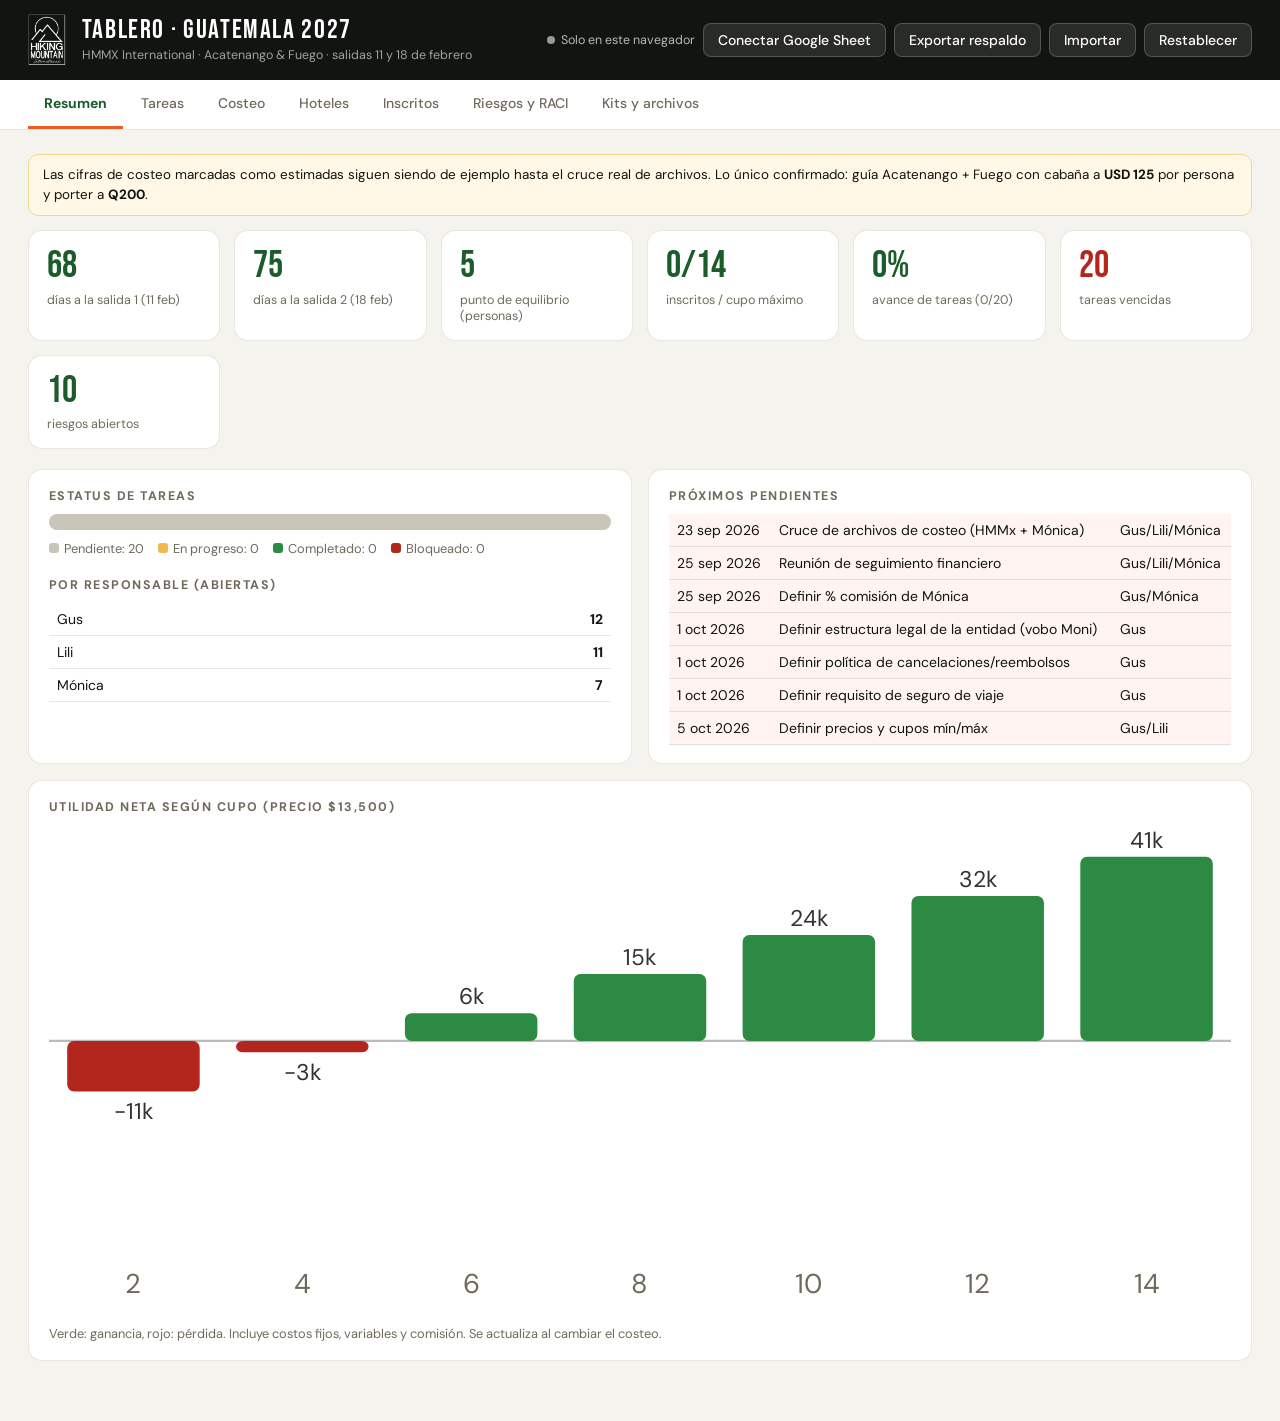
<file: interno/dashboard-guatemala.html>
<!DOCTYPE html>
<html lang="es">
<head>
<meta charset="UTF-8">
<meta name="viewport" content="width=device-width, initial-scale=1.0">
<meta name="robots" content="noindex, nofollow">
<title>Tablero HMMX International · Guatemala 2027</title>
<link rel="icon" type="image/png" href="../guatemala/images/favicon-64.png">
<link rel="preconnect" href="https://fonts.googleapis.com">
<link rel="preconnect" href="https://fonts.gstatic.com" crossorigin>
<link href="https://fonts.googleapis.com/css2?family=Bebas+Neue&family=DM+Sans:wght@400;500;700&family=Fraunces:ital,wght@0,500;1,400&display=swap" rel="stylesheet">
<style>
:root{--green:#1a5c2a;--green-l:#2d8a42;--orange:#e85d20;--orange-l:#f97316;--dark:#111410;--bg:#f4f3ee;--card:#fff;--line:rgba(17,20,16,.1);--mute:#6f6a5c;--red:#b3261e;--amber:#b7791f;--ok:#1a7f3c}
*{box-sizing:border-box;margin:0;padding:0}
body{font-family:'DM Sans',sans-serif;background:var(--bg);color:var(--dark);font-size:14px}
header{background:var(--dark);color:#fff;padding:14px 28px;display:flex;align-items:center;gap:16px;flex-wrap:wrap}
header img{height:52px;width:auto;filter:invert(1);mix-blend-mode:screen}
header h1{font-family:'Bebas Neue';font-weight:400;font-size:1.7rem;letter-spacing:.06em;line-height:1}
header small{color:rgba(255,255,255,.6);display:block;font-size:.78rem;margin-top:2px}
.hdr-actions{margin-left:auto;display:flex;gap:8px;flex-wrap:wrap;align-items:center}
.sync{font-size:.78rem;color:rgba(255,255,255,.7);display:inline-flex;align-items:center;gap:6px}
.sync i{width:8px;height:8px;border-radius:50%;background:#999;display:inline-block}
.sync.ok i{background:#4ade80}.sync.saving i{background:#f1b84b}.sync.error i,.sync.conflict i{background:#f87171}
button,.btn{font:inherit;cursor:pointer;border:1px solid var(--line);background:#fff;color:var(--dark);padding:7px 14px;border-radius:8px;font-weight:500}
button:hover{border-color:var(--green)}
.btn-pri{background:var(--orange);border-color:var(--orange);color:#fff;font-weight:700}
.btn-pri:hover{background:#c4491a;border-color:#c4491a}
header button{background:rgba(255,255,255,.1);border-color:rgba(255,255,255,.2);color:#fff}
nav.tabs{display:flex;gap:2px;padding:0 28px;background:#fff;border-bottom:1px solid var(--line);overflow-x:auto;position:sticky;top:0;z-index:5}
nav.tabs button{border:0;border-bottom:3px solid transparent;border-radius:0;background:none;padding:14px 16px;color:var(--mute);white-space:nowrap}
nav.tabs button[aria-selected=true]{color:var(--green);border-bottom-color:var(--orange);font-weight:700}
main{padding:24px 28px 60px;max-width:1280px;margin:0 auto}
h2{font-family:'Bebas Neue';font-weight:400;font-size:1.6rem;letter-spacing:.04em;color:var(--green);margin-bottom:12px}
h3{font-size:.78rem;text-transform:uppercase;letter-spacing:.12em;color:var(--mute);margin-bottom:10px}
.kpis{display:grid;grid-template-columns:repeat(auto-fit,minmax(170px,1fr));gap:14px;margin-bottom:20px}
.kpi{background:var(--card);border:1px solid var(--line);border-radius:14px;padding:16px 18px}
.kpi .v{font-family:'Bebas Neue';font-size:2.4rem;line-height:1;color:var(--green)}
.kpi .v.warn{color:var(--red)}
.kpi .l{font-size:.78rem;color:var(--mute);margin-top:6px}
.grid2{display:grid;grid-template-columns:repeat(auto-fit,minmax(340px,1fr));gap:16px;margin-bottom:16px}
.card{background:var(--card);border:1px solid var(--line);border-radius:14px;padding:18px 20px;overflow-x:auto}
table{width:100%;border-collapse:collapse}
th{font-size:.7rem;text-transform:uppercase;letter-spacing:.08em;color:var(--mute);text-align:left;padding:8px 8px;border-bottom:2px solid var(--line);white-space:nowrap}
td{padding:7px 8px;border-bottom:1px solid var(--line);vertical-align:middle}
td.num,th.num{text-align:right;font-variant-numeric:tabular-nums}
tr.over td{background:#fff4f2}
input,select,textarea{font:inherit;padding:6px 8px;border:1px solid var(--line);border-radius:6px;background:#fff;color:var(--dark);max-width:100%}
input[type=number]{width:110px;text-align:right}
td input[type=text],td input[type=date],td select{width:100%;min-width:90px}
.pill{display:inline-block;padding:2px 10px;border-radius:99px;font-size:.74rem;font-weight:700}
.s-Pendiente,.s-Borrador{background:#eee;color:#555}.s-En\ progreso{background:#fff3d6;color:var(--amber)}.s-Completado,.s-Listo{background:#dff3e5;color:var(--ok)}.s-Bloqueado{background:#fde4e1;color:var(--red)}
.p-Alta{color:var(--red);font-weight:700}.p-Media{color:var(--amber)}.p-Baja{color:var(--mute)}
.bar{display:flex;height:16px;border-radius:8px;overflow:hidden;background:#eee;margin-bottom:10px}
.bar span{display:block;height:100%}
.legend{display:flex;gap:14px;flex-wrap:wrap;font-size:.8rem;color:var(--mute)}
.legend i{display:inline-block;width:10px;height:10px;border-radius:3px;margin-right:5px}
.toolbar{display:flex;gap:10px;flex-wrap:wrap;align-items:center;margin-bottom:14px}
.note{background:#fff8e6;border:1px solid #f1d98a;border-radius:10px;padding:10px 14px;font-size:.84rem;margin-bottom:14px;line-height:1.5}
.form-grid{display:grid;grid-template-columns:repeat(auto-fit,minmax(230px,1fr));gap:12px}
.form-grid label{display:grid;gap:4px;font-size:.78rem;color:var(--mute);font-weight:500}
.form-grid label input,.form-grid label select{width:100%;text-align:left}
.res{font-weight:700;color:var(--green)}
.total td{font-weight:700;border-top:2px solid var(--line)}
.risk-hi{background:#fde4e1;color:var(--red)}.risk-md{background:#fff3d6;color:var(--amber)}.risk-lo{background:#dff3e5;color:var(--ok)}
.raci th:not(:first-child),.raci td:not(:first-child){text-align:center;font-weight:700}
.doc{display:grid;grid-template-columns:1fr auto auto;gap:12px;align-items:center;padding:12px 0;border-bottom:1px solid var(--line)}
.doc:last-child{border:0}.doc b{display:block}.doc small{color:var(--mute)}
.chev{color:var(--mute);font-size:.8rem}
.empty{color:var(--mute);padding:18px;text-align:center}
@media(max-width:700px){main{padding:16px 12px 50px}header{padding:12px}nav.tabs{padding:0 6px}}
</style>
</head>
<body>
<header>
  <img src="../guatemala/images/logo-marco.png" alt="">
  <div><h1>TABLERO · GUATEMALA 2027</h1><small>HMMX International · Acatenango &amp; Fuego · salidas 11 y 18 de febrero</small></div>
  <div class="hdr-actions">
    <span id="sync-status" class="sync" role="status"></span>
    <button id="btn-sync"></button>
    <button id="btn-export">Exportar respaldo</button>
    <button id="btn-import">Importar</button>
    <button id="btn-reset">Restablecer</button>
    <input type="file" id="file-import" accept=".json" hidden>
  </div>
</header>
<nav class="tabs" role="tablist" id="tabs"></nav>
<main id="view"></main>

<script>
const SEED = {"tasks": [{"id": "T01", "tarea": "Cruce de archivos de costeo (HMMx + Mónica)", "entregable": "Simulador financiero", "resp": "Gus/Lili/Mónica", "fecha": "2026-09-23", "estatus": "Pendiente", "prioridad": "Alta", "notas": "Insumo directo para pestaña Costeo_Financiero"}, {"id": "T02", "tarea": "Reunión de seguimiento financiero", "entregable": "Simulador financiero", "resp": "Gus/Lili/Mónica", "fecha": "2026-09-25", "estatus": "Pendiente", "prioridad": "Alta", "notas": "Validar corrida financiera integrada"}, {"id": "T03", "tarea": "Definir % comisión de Mónica", "entregable": "Modelo comercial", "resp": "Gus/Mónica", "fecha": "2026-09-25", "estatus": "Pendiente", "prioridad": "Alta", "notas": "TBD en minuta sección 5"}, {"id": "T04", "tarea": "Definir estructura legal de la entidad (vobo Moni)", "entregable": "Marca/legal", "resp": "Gus", "fecha": "2026-10-01", "estatus": "Pendiente", "prioridad": "Alta", "notas": "TBD en minuta sección 1"}, {"id": "T05", "tarea": "Definir precios y cupos mín/máx", "entregable": "Modelo comercial", "resp": "Gus/Lili", "fecha": "2026-10-05", "estatus": "Pendiente", "prioridad": "Alta", "notas": ""}, {"id": "T06", "tarea": "Contacto y negociación con guía local Guatemala", "entregable": "Enlace técnico", "resp": "Gus", "fecha": "2026-10-05", "estatus": "Pendiente", "prioridad": "Alta", "notas": ""}, {"id": "T07", "tarea": "Inspección en terreno (alimentos/hidratación/porters)", "entregable": "Kit Operativo", "resp": "Lili", "fecha": "2026-10-15", "estatus": "Pendiente", "prioridad": "Media", "notas": "Durante próximo viaje de Lili"}, {"id": "T08", "tarea": "Diseño de identidad visual del viaje", "entregable": "Marketing", "resp": "Gus/Lili", "fecha": "2026-10-10", "estatus": "Pendiente", "prioridad": "Media", "notas": ""}, {"id": "T09", "tarea": "Validación visual de identidad y contenidos", "entregable": "Marketing", "resp": "Mónica", "fecha": "2026-10-12", "estatus": "Pendiente", "prioridad": "Media", "notas": ""}, {"id": "T10", "tarea": "Lanzamiento de campaña IG/TikTok", "entregable": "Marketing", "resp": "Gus/Lili", "fecha": "2026-10-20", "estatus": "Pendiente", "prioridad": "Media", "notas": ""}, {"id": "T11", "tarea": "Definir protocolo de seguridad y botiquín", "entregable": "Seguridad", "resp": "Lili", "fecha": "2026-10-10", "estatus": "Pendiente", "prioridad": "Alta", "notas": ""}, {"id": "T12", "tarea": "Definir gear checklist final", "entregable": "Kit Cliente", "resp": "Lili", "fecha": "2026-10-05", "estatus": "Pendiente", "prioridad": "Media", "notas": ""}, {"id": "T13", "tarea": "Definir itinerario final con ubicaciones Maps", "entregable": "Kit Cliente", "resp": "Mónica", "fecha": "2026-10-05", "estatus": "Pendiente", "prioridad": "Media", "notas": ""}, {"id": "T14", "tarea": "Definir hoteles y puntos de encuentro", "entregable": "Kit Cliente", "resp": "Mónica", "fecha": "2026-10-05", "estatus": "Pendiente", "prioridad": "Media", "notas": ""}, {"id": "T15", "tarea": "Armar directorio de contactos/emergencias", "entregable": "Kit Operativo", "resp": "Mónica/Lili", "fecha": "2026-10-05", "estatus": "Pendiente", "prioridad": "Media", "notas": ""}, {"id": "T16", "tarea": "Definir política de cancelaciones/reembolsos", "entregable": "Modelo comercial", "resp": "Gus", "fecha": "2026-10-01", "estatus": "Pendiente", "prioridad": "Media", "notas": ""}, {"id": "T17", "tarea": "Definir requisito de seguro de viaje", "entregable": "Reglamento", "resp": "Gus", "fecha": "2026-10-01", "estatus": "Pendiente", "prioridad": "Baja", "notas": ""}, {"id": "T18", "tarea": "Confirmar permisos de acceso a volcanes", "entregable": "Legal/permisos", "resp": "Sin asignar", "fecha": "2026-10-05", "estatus": "Pendiente", "prioridad": "Alta", "notas": "Dueño no definido en minuta — ver Stakeholder Analysis"}, {"id": "T19", "tarea": "Abrir inscripciones / cupo", "entregable": "Comercial", "resp": "Gus/Lili", "fecha": "2026-10-06", "estatus": "Pendiente", "prioridad": "Alta", "notas": ""}, {"id": "T20", "tarea": "Definir entrenamientos preparatorios (fechas/formato)", "entregable": "Filtro deportivo", "resp": "Gus/Lili", "fecha": "2026-10-10", "estatus": "Pendiente", "prioridad": "Media", "notas": "Upsell para la marca"}], "raci": [{"item": "Protocolos de seguridad y botiquín", "gus": "A", "lili": "R", "monica": "I"}, {"item": "Validación y gestión de equipo técnico", "gus": "A", "lili": "R", "monica": "I"}, {"item": "Enlace técnico local (guía en Guatemala)", "gus": "R", "lili": "C", "monica": "C"}, {"item": "Inspección en terreno (alimentos, hidratación, porters)", "gus": "I", "lili": "R", "monica": "C"}, {"item": "Campañas publicitarias y pauta (IG, TikTok)", "gus": "R", "lili": "C", "monica": "I"}, {"item": "Identidad visual del viaje", "gus": "R", "lili": "C", "monica": "A"}, {"item": "Filtro deportivo de participantes", "gus": "R", "lili": "R", "monica": "I"}, {"item": "Entrenamientos preparatorios en México", "gus": "R", "lili": "R", "monica": "I"}, {"item": "Cotización y reservas hoteles/transporte terrestre", "gus": "I", "lili": "I", "monica": "R"}, {"item": "Gestión de vuelos (servicio opcional)", "gus": "I", "lili": "I", "monica": "R/A"}, {"item": "Validación visual de marketing/contenidos", "gus": "C", "lili": "C", "monica": "A"}, {"item": "Red de contactos y logística Guatemala", "gus": "C", "lili": "C", "monica": "R"}, {"item": "Estructura legal de la entidad", "gus": "A", "lili": "C", "monica": "C"}, {"item": "Simulador financiero integral", "gus": "A", "lili": "C", "monica": "R"}, {"item": "Definición de precios y cupos", "gus": "A", "lili": "C", "monica": "C"}, {"item": "Kit Informativo del Cliente", "gus": "C", "lili": "R", "monica": "C"}, {"item": "Kit Operativo Interno", "gus": "R", "lili": "R", "monica": "C"}, {"item": "Permisos/autorizaciones acceso a volcanes", "gus": "C", "lili": "C", "monica": "C"}], "risks": [{"id": "R1", "riesgo": "Mal de altura / lesión en ascenso", "cat": "Seguridad/Montaña", "p": 3, "i": 5, "mit": "Gus/Lili", "estatus": "Abierto"}, {"id": "R2", "riesgo": "Clima adverso en fecha de ascenso", "cat": "Operativo", "p": 3, "i": 4, "mit": "Guía local", "estatus": "Abierto"}, {"id": "R3", "riesgo": "No se alcanza el cupo mínimo (punto de equilibrio)", "cat": "Comercial", "p": 3, "i": 5, "mit": "Gus/Lili", "estatus": "Abierto"}, {"id": "R4", "riesgo": "Cliente compra vuelo fuera de ventana indicada", "cat": "Logístico", "p": 2, "i": 3, "mit": "Mónica", "estatus": "Abierto"}, {"id": "R5", "riesgo": "Porters/arrieros no disponibles o tarifa no validada", "cat": "Logístico", "p": 2, "i": 4, "mit": "Lili", "estatus": "Abierto"}, {"id": "R6", "riesgo": "Estructura legal de la entidad no lista para operar", "cat": "Legal/Administrativo", "p": 3, "i": 4, "mit": "Gus", "estatus": "Abierto"}, {"id": "R7", "riesgo": "Permisos de acceso a volcanes no gestionados a tiempo", "cat": "Legal/Permisos", "p": 2, "i": 5, "mit": "Sin definir", "estatus": "Abierto"}, {"id": "R8", "riesgo": "Tipo de cambio MXN/GTQ/USD afecta margen", "cat": "Financiero", "p": 2, "i": 3, "mit": "Mónica/Gus", "estatus": "Abierto"}, {"id": "R9", "riesgo": "Cliente no comprueba ascensos previos y evita el filtro", "cat": "Seguridad/Comercial", "p": 2, "i": 4, "mit": "Gus/Lili", "estatus": "Abierto"}, {"id": "R10", "riesgo": "Cancelaciones de último momento bajo punto de equilibrio", "cat": "Comercial", "p": 2, "i": 4, "mit": "Gus/Mónica", "estatus": "Abierto"}]};
const HOTELES = [
  {id:'a1',ciudad:'Antigua',nombre:'Soleil Antigua 4★',p11:2330,p18:2400},
  {id:'a2',ciudad:'Antigua',nombre:'La Capitanía de San Pedro 2★',p11:900,p18:1000},
  {id:'a3',ciudad:'Antigua',nombre:'La Posadita Alegre 3★',p11:1500,p18:1645},
  {id:'t1',ciudad:'Atitlán',nombre:'Porta del Lago 3★',p11:2330,p18:2540},
  {id:'t2',ciudad:'Atitlán',nombre:'San Buenaventura de Atitlán 3★',p11:2600,p18:2365},
  {id:'t3',ciudad:'Atitlán',nombre:'Hotel La Riviera',p11:1700,p18:1719}
];
const TEAM = ['Gus','Lili','Mónica'];
const STATUS = ['Pendiente','En progreso','Completado','Bloqueado'];
const SALIDAS = {'11 feb 2027':'2027-02-11','18 feb 2027':'2027-02-18'};
const DOCS = [
  {id:'itin',kit:'Cliente',nombre:'Itinerario final con ubicaciones Google Maps',resp:'Mónica',tarea:'T13'},
  {id:'gear',kit:'Cliente',nombre:'Lista de equipo obligatorio (gear checklist)',resp:'Lili',tarea:'T12'},
  {id:'regl',kit:'Cliente',nombre:'Reglamento, requisitos y seguro',resp:'Gus',tarea:'T17'},
  {id:'hotl',kit:'Cliente',nombre:'Hoteles y puntos de encuentro',resp:'Mónica',tarea:'T14'},
  {id:'dire',kit:'Operativo',nombre:'Directorio de contactos y emergencias',resp:'Mónica / Lili',tarea:'T15'},
  {id:'raci',kit:'Operativo',nombre:'Matriz de responsabilidades y tareas por persona',resp:'Gus / Lili',tarea:''},
  {id:'flujo',kit:'Operativo',nombre:'Flujo de trabajo del cliente (interés → postviaje)',resp:'Gus',tarea:''},
  {id:'cron',kit:'Operativo',nombre:'Cronograma dinámico de pendientes',resp:'Gus',tarea:''},
  {id:'fin',kit:'Operativo',nombre:'Resumen financiero (punto de equilibrio y cupos)',resp:'Mónica / Gus',tarea:'T01'}
];
const DEFAULT = () => ({
  tasks: JSON.parse(JSON.stringify(SEED.tasks)),
  risks: JSON.parse(JSON.stringify(SEED.risks)),
  inscritos: [],
  docs: {},
  c: {
    tc:18.5, gtq:2.4, precio:13500, comPct:20, comBase:'utilidad', cupoMin:6, cupoMax:14,
    fijos:[{n:'Viaje staff día 0 (transporte + hospedaje)',m:8000},{n:'Pauta Instagram/TikTok',m:6000},{n:'Identidad visual del viaje',m:3000},{n:'Herramientas digitales (formularios, pagos)',m:1000},{n:'Seguro / contingencia',m:2000}],
    guiaUsd:125, noches:2, hotelA:'a1', fechaH:'p11', hotelT:'t3',
    alimentos:1800, transporte:1200, entradas:400, porters:0, portersGtq:200
  }
});
let S = load();
let tab = 'resumen';
let filtro = {resp:'', est:''};

function load(){
  try{ const s = JSON.parse(localStorage.getItem('hmi-gt27')); if(s && s.c) return s; }catch(e){}
  return DEFAULT();
}
function saveLocal(){ try{ localStorage.setItem('hmi-gt27', JSON.stringify(S)); }catch(e){} }
function save(){ saveLocal(); if(sync){ dirty=true; clearTimeout(saveTimer); saveTimer=setTimeout(push,800); setSync('saving'); } }
const $ = (s,r=document)=>r.querySelector(s);
const esc = v => String(v==null?'':v).replace(/[&<>"']/g,c=>({'&':'&amp;','<':'&lt;','>':'&gt;','"':'&quot;',"'":'&#39;'}[c]));
const mxn = n => new Intl.NumberFormat('es-MX',{style:'currency',currency:'MXN',maximumFractionDigits:0}).format(n||0);
const today = () => { const d=new Date(); d.setHours(0,0,0,0); return d; };
const pd = s => { const [y,m,d]=String(s).split('-').map(Number); return new Date(y,m-1,d); };
const daysTo = s => Math.round((pd(s)-today())/864e5);
const fmtD = s => s ? pd(s).toLocaleDateString('es-MX',{day:'numeric',month:'short',year:'numeric'}) : '—';
const overdue = t => t.estatus!=='Completado' && t.fecha && pd(t.fecha) < today();

// ---------- costeo ----------
function calc(){
  const c=S.c, h=HOTELES;
  const hotelA = h.find(x=>x.id===c.hotelA), hotelT = h.find(x=>x.id===c.hotelT);
  const fijo = c.fijos.reduce((a,x)=>a+(+x.m||0),0);
  const guia = c.guiaUsd*c.tc;
  const hosp = hotelA ? c.noches*hotelA[c.fechaH]/2 : 0; // doble por noche → por persona
  const portersMx = c.porters*c.portersGtq*c.gtq;
  const varP = guia + hosp + (+c.alimentos||0) + (+c.transporte||0) + (+c.entradas||0) + portersMx;
  const margen = c.precio - varP;
  const com = c.comBase==='utilidad' ? Math.max(0,margen)*c.comPct/100 : c.precio*c.comPct/100;
  const contrib = margen - com;
  const be = contrib>0 ? Math.ceil(fijo/contrib) : null;
  const util = n => n*contrib - fijo;
  const extension = hotelT ? hotelT[c.fechaH]/2 : 0;
  return {fijo,guia,hosp,portersMx,varP,margen,com,contrib,be,util,extension,hotelA,hotelT};
}

// ---------- views ----------
const TABS = [['resumen','Resumen'],['tareas','Tareas'],['costeo','Costeo'],['hoteles','Hoteles'],['inscritos','Inscritos'],['riesgos','Riesgos y RACI'],['archivos','Kits y archivos']];
function renderTabs(){
  $('#tabs').innerHTML = TABS.map(([k,l])=>`<button role="tab" data-tab="${k}" aria-selected="${k===tab}">${l}</button>`).join('');
}
function render(){
  renderTabs();
  $('#view').innerHTML = ({resumen,tareas,costeo,hoteles,inscritos,riesgos,archivos})[tab]();
  afterRender();
}

function resumen(){
  const k=calc(), T=S.tasks, done=T.filter(t=>t.estatus==='Completado').length;
  const venc=T.filter(overdue).length;
  const abiertos=S.risks.filter(r=>r.estatus==='Abierto').length;
  const conf=S.inscritos.filter(i=>i.pago!=='Cancelado').length;
  const cnt=e=>T.filter(t=>t.estatus===e).length;
  const col={Pendiente:'#c9c5b8','En progreso':'#f1b84b',Completado:'#2d8a42',Bloqueado:'#b3261e'};
  const prox=T.filter(t=>t.estatus!=='Completado').sort((a,b)=>a.fecha.localeCompare(b.fecha)).slice(0,7);
  const max=S.c.cupoMax, pts=[]; for(let n=2;n<=max;n+=2) pts.push([n,k.util(n)]);
  const mx=Math.max(1,...pts.map(p=>Math.abs(p[1]))), W=520,H=190,bw=W/pts.length;
  const svg = `<svg viewBox="0 0 ${W} ${H+28}" width="100%" role="img" aria-label="Utilidad neta por cupo">`+
    `<line x1="0" x2="${W}" y1="${H/2}" y2="${H/2}" stroke="#bbb"/>`+
    pts.map(([n,u],i)=>{const h=Math.abs(u)/mx*(H/2-14), y=u>=0?H/2-h:H/2;
      return `<rect x="${i*bw+8}" y="${y}" width="${bw-16}" height="${Math.max(h,1)}" rx="3" fill="${u>=0?'#2d8a42':'#b3261e'}"/>`+
      `<text x="${i*bw+bw/2}" y="${H+16}" text-anchor="middle" font-size="12" fill="#6f6a5c">${n}</text>`+
      `<text x="${i*bw+bw/2}" y="${u>=0?y-4:y+h+12}" text-anchor="middle" font-size="10" fill="#333">${Math.round(u/1000)}k</text>`;}).join('')+`</svg>`;
  return `
  <div class="note">Las cifras de costeo marcadas como estimadas siguen siendo de ejemplo hasta el cruce real de archivos. Lo único confirmado: guía Acatenango + Fuego con cabaña a <b>USD 125</b> por persona y porter a <b>Q200</b>.</div>
  <div class="kpis">
    <div class="kpi"><div class="v">${daysTo('2027-02-11')}</div><div class="l">días a la salida 1 (11 feb)</div></div>
    <div class="kpi"><div class="v">${daysTo('2027-02-18')}</div><div class="l">días a la salida 2 (18 feb)</div></div>
    <div class="kpi"><div class="v">${k.be??'—'}</div><div class="l">punto de equilibrio (personas)</div></div>
    <div class="kpi"><div class="v">${conf}/${S.c.cupoMax}</div><div class="l">inscritos / cupo máximo</div></div>
    <div class="kpi"><div class="v">${Math.round(done/T.length*100)}%</div><div class="l">avance de tareas (${done}/${T.length})</div></div>
    <div class="kpi"><div class="v ${venc?'warn':''}">${venc}</div><div class="l">tareas vencidas</div></div>
    <div class="kpi"><div class="v">${abiertos}</div><div class="l">riesgos abiertos</div></div>
  </div>
  <div class="grid2">
    <div class="card"><h3>Estatus de tareas</h3>
      <div class="bar">${STATUS.map(e=>`<span style="width:${cnt(e)/T.length*100}%;background:${col[e]}"></span>`).join('')}</div>
      <div class="legend">${STATUS.map(e=>`<span><i style="background:${col[e]}"></i>${e}: ${cnt(e)}</span>`).join('')}</div>
      <h3 style="margin-top:20px">Por responsable (abiertas)</h3>
      <table>${['Gus','Lili','Mónica'].map(p=>{const n=T.filter(t=>t.resp.includes(p)&&t.estatus!=='Completado').length;return `<tr><td>${p}</td><td class="num"><b>${n}</b></td></tr>`}).join('')}</table>
    </div>
    <div class="card"><h3>Próximos pendientes</h3>
      <table>${prox.map(t=>`<tr class="${overdue(t)?'over':''}"><td>${fmtD(t.fecha)}</td><td>${esc(t.tarea)}</td><td>${esc(t.resp)}</td></tr>`).join('')}</table>
    </div>
  </div>
  <div class="card"><h3>Utilidad neta según cupo (precio ${mxn(S.c.precio)})</h3>${svg}
    <p style="font-size:.8rem;color:var(--mute)">Verde: ganancia, rojo: pérdida. Incluye costos fijos, variables y comisión. Se actualiza al cambiar el costeo.</p></div>`;
}

function tareas(){
  const rows=S.tasks.map((t,i)=>({t,i})).filter(({t})=>(!filtro.resp||t.resp.includes(filtro.resp))&&(!filtro.est||t.estatus===filtro.est));
  return `<h2>TAREAS</h2>
  <div class="toolbar">
    <select id="f-resp"><option value="">Todos los responsables</option>${[...TEAM,'Sin asignar'].map(p=>`<option ${filtro.resp===p?'selected':''}>${p}</option>`).join('')}</select>
    <select id="f-est"><option value="">Todos los estatus</option>${STATUS.map(p=>`<option ${filtro.est===p?'selected':''}>${p}</option>`).join('')}</select>
    <button class="btn-pri" id="add-task">+ Nueva tarea</button>
    <span style="color:var(--mute)">${rows.length} de ${S.tasks.length}</span>
  </div>
  <div class="card"><table>
    <tr><th>ID</th><th>Tarea</th><th>Responsable</th><th>Fecha</th><th>Estatus</th><th>Prior.</th><th>Notas</th><th></th></tr>
    ${rows.map(({t,i})=>`<tr class="${overdue(t)?'over':''}">
      <td>${esc(t.id)}</td>
      <td style="min-width:260px"><input type="text" data-p="tasks.${i}.tarea" value="${esc(t.tarea)}"><div class="chev">${esc(t.entregable)}</div></td>
      <td><input type="text" data-p="tasks.${i}.resp" value="${esc(t.resp)}"></td>
      <td><input type="date" data-p="tasks.${i}.fecha" value="${esc(t.fecha)}"></td>
      <td><select data-p="tasks.${i}.estatus">${STATUS.map(e=>`<option ${t.estatus===e?'selected':''}>${e}</option>`).join('')}</select></td>
      <td><select data-p="tasks.${i}.prioridad" class="p-${t.prioridad}">${['Alta','Media','Baja'].map(e=>`<option ${t.prioridad===e?'selected':''}>${e}</option>`).join('')}</select></td>
      <td style="min-width:200px"><input type="text" data-p="tasks.${i}.notas" value="${esc(t.notas)}"></td>
      <td><button data-del-task="${i}" title="Eliminar">✕</button></td></tr>`).join('')}
  </table></div>`;
}

function costeo(){
  const c=S.c,k=calc(), n=(p,v,st=1)=>`<input type="number" step="${st}" data-p="c.${p}" value="${v}">`;
  const antiguas=HOTELES.filter(h=>h.ciudad==='Antigua'), atit=HOTELES.filter(h=>h.ciudad==='Atitlán');
  const sens=[]; for(let q=c.cupoMin; q<=c.cupoMax; q+=2) sens.push(q);
  return `<h2>COSTEO</h2>
  <div class="note">Cifras en MXN. <b>Confirmado:</b> guía USD 125, porter Q200. <b>Estimado (ejemplo del Excel):</b> alimentos, transporte, entradas, costos fijos y precio. La comisión de Mónica sigue sin definirse (minuta: 20–25%, sobre utilidad o sobre precio): elige la base abajo.</div>
  <div class="kpis">
    <div class="kpi"><div class="v">${k.be??'—'}</div><div class="l">personas para punto de equilibrio</div></div>
    <div class="kpi"><div class="v">${mxn(k.varP)}</div><div class="l">costo variable por persona</div></div>
    <div class="kpi"><div class="v">${mxn(k.contrib)}</div><div class="l">aporte por persona (tras comisión)</div></div>
    <div class="kpi"><div class="v">${mxn(k.util(c.cupoMax))}</div><div class="l">utilidad con cupo máximo (${c.cupoMax})</div></div>
  </div>
  <div class="grid2">
    <div class="card"><h3>Parámetros</h3><div class="form-grid">
      <label>Tipo de cambio MXN por USD ${n('tc',c.tc,.1)}</label>
      <label>Tipo de cambio MXN por GTQ ${n('gtq',c.gtq,.05)}</label>
      <label>Precio de venta por persona (MXN) ${n('precio',c.precio,100)}</label>
      <label>Comisión Mónica (%) ${n('comPct',c.comPct,1)}</label>
      <label>Base de la comisión<select data-p="c.comBase"><option value="utilidad" ${c.comBase==='utilidad'?'selected':''}>Utilidad por participante</option><option value="precio" ${c.comBase==='precio'?'selected':''}>Precio de venta</option></select></label>
      <label>Cupo mínimo ${n('cupoMin',c.cupoMin)}</label>
      <label>Cupo máximo (capacidad de cabañas) ${n('cupoMax',c.cupoMax)}</label>
      <label>Salida de referencia (tarifas hotel)<select data-p="c.fechaH"><option value="p11" ${c.fechaH==='p11'?'selected':''}>11 feb</option><option value="p18" ${c.fechaH==='p18'?'selected':''}>18 feb</option></select></label>
    </div></div>
    <div class="card"><h3>Costos variables por persona</h3><table>
      <tr><td>Guía Acatenango + Fuego, cabaña, bebidas calientes (USD ${n('guiaUsd',c.guiaUsd,5)})</td><td class="num">${mxn(k.guia)}</td></tr>
      <tr><td>Hotel Antigua <select data-p="c.hotelA">${antiguas.map(h=>`<option value="${h.id}" ${c.hotelA===h.id?'selected':''}>${esc(h.nombre)}</option>`).join('')}</select> × ${n('noches',c.noches)} noches, doble/2</td><td class="num">${mxn(k.hosp)}</td></tr>
      <tr><td>Alimentos fuera del volcán (estimado)</td><td class="num">${n('alimentos',c.alimentos,100)}</td></tr>
      <tr><td>Transporte terrestre local (estimado)</td><td class="num">${n('transporte',c.transporte,100)}</td></tr>
      <tr><td>Entradas y permisos (estimado)</td><td class="num">${n('entradas',c.entradas,50)}</td></tr>
      <tr><td>Porters incluidos por persona (Q${c.portersGtq} c/u)</td><td class="num">${n('porters',c.porters)}</td></tr>
      <tr class="total"><td>Total variable</td><td class="num">${mxn(k.varP)}</td></tr>
      <tr><td>Margen antes de comisión</td><td class="num">${mxn(k.margen)}</td></tr>
      <tr><td>Comisión Mónica por persona</td><td class="num">${mxn(k.com)}</td></tr>
    </table>
    <p style="font-size:.78rem;color:var(--mute);margin-top:8px">Extensión Atitlán (1 noche, ${esc(k.hotelT?.nombre||'')}): ${mxn(k.extension)} por persona de hospedaje, sin guía.</p></div>
  </div>
  <div class="grid2">
    <div class="card"><h3>Costos fijos</h3><table>
      ${c.fijos.map((f,i)=>`<tr><td><input type="text" data-p="c.fijos.${i}.n" value="${esc(f.n)}"></td><td class="num"><input type="number" step="500" data-p="c.fijos.${i}.m" value="${f.m}"></td><td><button data-del-fijo="${i}">✕</button></td></tr>`).join('')}
      <tr class="total"><td>Total fijos</td><td class="num">${mxn(k.fijo)}</td><td></td></tr></table>
      <button id="add-fijo" style="margin-top:10px">+ Agregar costo fijo</button></div>
    <div class="card"><h3>Sensibilidad por cupo</h3><table>
      <tr><th>Personas</th><th class="num">Ingresos</th><th class="num">Utilidad neta</th></tr>
      ${sens.map(q=>{const u=k.util(q);return `<tr><td>${q}</td><td class="num">${mxn(q*c.precio)}</td><td class="num" style="color:${u>=0?'var(--ok)':'var(--red)'};font-weight:700">${mxn(u)}</td></tr>`}).join('')}
    </table></div>
  </div>`;
}

function hoteles(){
  const fila = h=>`<tr><td>${esc(h.nombre)}</td><td class="num">${mxn(h.p11)}</td><td class="num">${mxn(h.p18)}</td><td class="num">${mxn(h.p11/2)} / ${mxn(h.p18/2)}</td><td>${(S.c.hotelA===h.id||S.c.hotelT===h.id)?'<span class="pill s-Completado">En costeo</span>':`<button data-pick="${h.id}">Usar en costeo</button>`}</td></tr>`;
  const tbl = c => `<div class="card"><h3>${c}</h3><table><tr><th>Hotel</th><th class="num">11 feb</th><th class="num">18 feb</th><th class="num">Por persona (doble/2)</th><th></th></tr>${HOTELES.filter(h=>h.ciudad===c).map(fila).join('')}</table></div>`;
  return `<h2>HOTELES</h2><div class="note">Tarifas en MXN por noche, ocupación doble, tomadas de <i>Guatemala_02_2027_HMI.xlsx</i>. En el archivo original las filas del 18 de febrero decían “2026”; aquí se asume 2027.</div><div class="grid2">${tbl('Antigua')}${tbl('Atitlán')}</div>`;
}

function inscritos(){
  const I=S.inscritos, tot=I.reduce((a,x)=>a+(+x.precio||0),0), cobrado=I.reduce((a,x)=>a+(+x.pagado||0),0);
  const opt=(a,v)=>a.map(x=>`<option ${v===x?'selected':''}>${x}</option>`).join('');
  return `<h2>INSCRITOS</h2>
  <div class="kpis"><div class="kpi"><div class="v">${I.length}</div><div class="l">registrados</div></div>
  <div class="kpi"><div class="v">${I.filter(i=>i.ascensos==='No').length}</div><div class="l">requieren entrenamiento</div></div>
  <div class="kpi"><div class="v">${mxn(cobrado)}</div><div class="l">cobrado</div></div>
  <div class="kpi"><div class="v">${mxn(tot-cobrado)}</div><div class="l">saldo pendiente</div></div></div>
  <div class="toolbar"><button class="btn-pri" id="add-ins">+ Nuevo participante</button></div>
  <div class="card">${I.length?`<table><tr><th>Nombre</th><th>Contacto</th><th>Salida</th><th>¿Ascensos previos?</th><th>Extensión</th><th>Vuelos con Mónica</th><th>Pago</th><th class="num">Precio</th><th class="num">Pagado</th><th class="num">Saldo</th><th></th></tr>
  ${I.map((x,i)=>`<tr><td><input type="text" data-p="inscritos.${i}.nombre" value="${esc(x.nombre)}"></td><td><input type="text" data-p="inscritos.${i}.contacto" value="${esc(x.contacto)}" placeholder="correo / tel"></td>
  <td><select data-p="inscritos.${i}.salida">${opt(Object.keys(SALIDAS),x.salida)}</select></td>
  <td><select data-p="inscritos.${i}.ascensos">${opt(['Sí','No'],x.ascensos)}</select></td>
  <td><select data-p="inscritos.${i}.ext">${opt(['No','Sí'],x.ext)}</select></td>
  <td><select data-p="inscritos.${i}.vuelos">${opt(['No','Sí'],x.vuelos)}</select></td>
  <td><select data-p="inscritos.${i}.pago">${opt(['Pendiente','Anticipo','Pagado','Cancelado'],x.pago)}</select></td>
  <td class="num"><input type="number" step="500" data-p="inscritos.${i}.precio" value="${x.precio}"></td>
  <td class="num"><input type="number" step="500" data-p="inscritos.${i}.pagado" value="${x.pagado}"></td>
  <td class="num">${mxn(x.precio-x.pagado)}</td><td><button data-del-ins="${i}">✕</button></td></tr>`).join('')}</table>`:'<p class="empty">Aún no hay inscritos. Agrega al primero con el botón de arriba.</p>'}</div>`;
}

function riesgos(){
  const lv=s=>s>=15?'risk-hi':s>=8?'risk-md':'risk-lo';
  const R=[...S.risks.keys()].sort((a,b)=>S.risks[b].p*S.risks[b].i-S.risks[a].p*S.risks[a].i);
  return `<h2>RIESGOS</h2><div class="card"><table>
  <tr><th>ID</th><th>Riesgo</th><th>Categoría</th><th>Prob. (1-5)</th><th>Impacto (1-5)</th><th>Puntaje</th><th>Mitigación / dueño</th><th>Estatus</th></tr>
  ${R.map(i=>{const r=S.risks[i],s=r.p*r.i;return `<tr><td>${esc(r.id)}</td><td>${esc(r.riesgo)}</td><td>${esc(r.cat)}</td>
  <td><input type="number" min="1" max="5" style="width:60px" data-p="risks.${i}.p" value="${r.p}"></td>
  <td><input type="number" min="1" max="5" style="width:60px" data-p="risks.${i}.i" value="${r.i}"></td>
  <td><span class="pill ${lv(s)}">${s}</span></td>
  <td><input type="text" data-p="risks.${i}.mit" value="${esc(r.mit)}"></td>
  <td><select data-p="risks.${i}.estatus">${['Abierto','Mitigado','Cerrado'].map(e=>`<option ${r.estatus===e?'selected':''}>${e}</option>`).join('')}</select></td></tr>`}).join('')}</table></div>
  <h2 style="margin-top:22px">MATRIZ RACI</h2>
  <p style="color:var(--mute);margin-bottom:10px">R responsable · A aprueba · C consultado · I informado</p>
  <div class="card"><table class="raci"><tr><th>Entregable</th><th>Gus</th><th>Lili</th><th>Mónica</th></tr>
  ${SEED.raci.map(r=>`<tr><td>${esc(r.item)}</td><td>${esc(r.gus)}</td><td>${esc(r.lili)}</td><td>${esc(r.monica)}</td></tr>`).join('')}</table></div>`;
}

function archivos(){
  const done=DOCS.filter(d=>S.docs[d.id]==='Listo').length;
  const grp=kit=>`<div class="card"><h3>Kit ${kit==='Cliente'?'informativo del cliente':'operativo interno'}</h3>${DOCS.filter(d=>d.kit===kit).map(d=>{const st=S.docs[d.id]||'Pendiente';return `<div class="doc"><div><b>${d.nombre}</b><small>Responsable: ${d.resp}${d.tarea?' · tarea '+d.tarea:''}</small></div>
  <select data-doc="${d.id}">${['Pendiente','Borrador','Listo'].map(e=>`<option ${st===e?'selected':''}>${e}</option>`).join('')}</select>
  <button class="btn-pri" data-gen="${d.id}">Generar borrador</button></div>`}).join('')}</div>`;
  return `<h2>KITS Y ARCHIVOS</h2>
  <div class="note">“Generar borrador” descarga un archivo Markdown con la información que ya está en el tablero (fechas, hoteles, RACI, tareas, costeo) y marcadores <b>[PENDIENTE]</b> donde falta un dato. Ábrelo, complétalo y cámbialo a “Listo”. Avance: <b>${done}/${DOCS.length}</b>.</div>
  <div class="grid2">${grp('Cliente')}${grp('Operativo')}</div>`;
}

// ---------- generators ----------
function docText(id){
  const k=calc(), c=S.c, f='[PENDIENTE]';
  const hA=k.hotelA, hT=k.hotelT;
  const H='# ';
  const out={
  itin:()=>`${H}Itinerario · Guatemala 2027 (Acatenango y Fuego)
Salidas: 11 al 14 de feb y 18 al 21 de feb de 2027 (extensión Atitlán: +1 día)

| Día | Actividad | Lugar / punto de encuentro | Google Maps |
|---|---|---|---|
| 0 (staff) | Llegada anticipada, revisión de proveedores y rutas | Antigua | ${f} |
| 1 | Llegada de participantes, check-in, bienvenida y recorrido cultural | ${hA?hA.nombre:f} | ${f} |
| 2 | Ascenso al Acatenango, cena y noche en cabaña frente al Fuego | Inicio de sendero La Soledad ${f} | ${f} |
| 3 | Amanecer, cima opcional (3,976 m), ruta al Fuego según actividad, descenso y regreso a Antigua | Campamento / Antigua | ${f} |
| 4 | Cierre del programa y retorno | Antigua | ${f} |
| 5 (opcional) | Traslado y visita al Lago de Atitlán | ${hT?hT.nombre:f} | ${f} |

Horarios de salida, tiempos de marcha y menú: ${f}
Vuelos: no incluidos. Ventana de llegada día 1 antes de las ${f}; salida día 4 después de las ${f}.`,
  gear:()=>`${H}Lista de equipo obligatorio · Acatenango y Fuego
Campamento a ~3,500 m con noches cercanas o por debajo de 0 °C en febrero. Confirmar con Lili antes de enviar.

## Ropa
- [ ] Capa base térmica (superior e inferior)
- [ ] Capa intermedia (fleece o similar)
- [ ] Chamarra impermeable y cortaviento
- [ ] Chamarra de plumas o sintética para la noche
- [ ] Pantalón de trekking y pantalón impermeable
- [ ] Guantes, gorro y buff
- [ ] Calcetas de lana (mínimo 3 pares)
## Equipo
- [ ] Botas de montaña ya usadas
- [ ] Mochila de 30–40 L con funda impermeable
- [ ] Bastones (recomendado: terreno de ceniza suelta)
- [ ] Lámpara frontal con baterías extra
- [ ] Botella o bolsa de hidratación de 2 L
- [ ] Gafas de sol, bloqueador y protector labial
## Documentos y personal
- [ ] Pasaporte vigente y seguro de viaje con cobertura de montaña
- [ ] Medicamentos personales
- [ ] Efectivo en quetzales (porter opcional Q${c.portersGtq}, propinas)
Equipo que se rentará en destino: ${f}`,
  regl:()=>`${H}Reglamento y requisitos · HMMX International Guatemala 2027

1. Nivel: intermedio. Se requiere comprobar ascensos previos en montañas de México; quien no los tenga debe tomar los entrenamientos preparatorios de Hiking Mountain MX.
2. La decisión del guía y del equipo HMMX sobre ruta, clima y actividad del volcán es final.
3. Seguro de viaje con cobertura de montaña: ${f} (obligatorio u opcional, a definir en T17).
4. Vuelos: por cuenta del participante, dentro de la ventana de llegada y salida indicada. Servicio opcional de gestión de vuelos con costo aparte.
5. Política de cancelaciones y reembolsos: ${f} (T16).
6. Porter opcional: Q${c.portersGtq} por servicio, pago en destino.
7. Salud: declarar condiciones médicas y alergias antes de la salida. Formato: ${f}
8. Permisos de acceso a volcanes: responsable ${f} (T18).
9. Entidad que factura / razón social: ${f} (T04).`,
  hotl:()=>`${H}Hoteles y puntos de encuentro

## Antigua (${c.noches} noches, referencia ${c.fechaH==='p11'?'11 feb':'18 feb'})
- Hotel: ${hA?hA.nombre:f} · tarifa doble por noche ${hA?mxn(hA[c.fechaH]):f} · Maps: ${f}
## Atitlán (extensión, 1 noche)
- Hotel: ${hT?hT.nombre:f} · tarifa doble por noche ${hT?mxn(hT[c.fechaH]):f} · Maps: ${f}
## Puntos de encuentro
- Recepción en aeropuerto / traslado: ${f}
- Inicio de sendero del Acatenango: ${f}
- Cabañas: nombre y contacto ${f}`,
  dire:()=>`${H}Directorio de contactos y emergencias

| Rol | Nombre | Teléfono / WhatsApp | Notas |
|---|---|---|---|
| Staff HMMX (seguridad y montaña) | Lili | ${f} | |
| Dirección | Gus | ${f} | |
| Logística terrestre Guatemala | Mónica | ${f} | |
| Guía local Acatenango/Fuego | ${f} | ${f} | |
| Cabañas | ${f} | ${f} | |
| Transporte | ${f} | ${f} | |
| Hotel Antigua | ${hA?hA.nombre:f} | ${f} | |
| Hotel Atitlán | ${hT?hT.nombre:f} | ${f} | |
| Ambulancia / bomberos Guatemala | ${f} | ${f} | |
| CONRED (actividad volcánica) | ${f} | ${f} | |
| Embajada de México en Guatemala | ${f} | ${f} | |
| Hospital de referencia en Antigua | ${f} | ${f} | |`,
  raci:()=>{const byP=p=>S.tasks.filter(t=>t.resp.includes(p)&&t.estatus!=='Completado').map(t=>`- ${t.id} ${t.tarea} (${fmtD(t.fecha)}, ${t.estatus})`).join('\n')||'- Sin pendientes';
    return `${H}Matriz de responsabilidades\nR responsable · A aprueba · C consultado · I informado\n\n| Entregable | Gus | Lili | Mónica |\n|---|---|---|---|\n`+SEED.raci.map(r=>`| ${r.item} | ${r.gus} | ${r.lili} | ${r.monica} |`).join('\n')+`\n\n## Pendientes por persona\n### Gus\n${byP('Gus')}\n### Lili\n${byP('Lili')}\n### Mónica\n${byP('Mónica')}\n### Sin asignar\n${byP('Sin asignar')}`},
  flujo:()=>`${H}Flujo de trabajo del cliente

1. Interés: llega por Instagram, TikTok o WhatsApp y llena el formulario de la landing.
2. Filtro: se valida que haya subido montañas en México. Si no, se le ofrece entrenamiento HMMX.
3. Reserva: confirmación de salida (11 o 18 feb), extensión y servicio de vuelos. Anticipo: ${f}
4. Pago del saldo: fecha límite ${f}
5. Kit informativo: itinerario, gear checklist, reglamento, hoteles y puntos de encuentro.
6. Seguimiento: recordatorios a 30, 14 y 3 días; confirmación de vuelos.
7. Viaje: día 0 staff, días 1–4 programa, día 5 extensión opcional.
8. Postviaje: fotos, reseña, encuesta y oferta de siguiente expedición.`,
  cron:()=>`${H}Cronograma de pendientes (${new Date().toLocaleDateString('es-MX')})

| ID | Tarea | Responsable | Fecha | Estatus | Prioridad |
|---|---|---|---|---|---|
`+[...S.tasks].sort((a,b)=>a.fecha.localeCompare(b.fecha)).map(t=>`| ${t.id} | ${t.tarea} | ${t.resp} | ${t.fecha} | ${t.estatus}${overdue(t)?' (vencida)':''} | ${t.prioridad} |`).join('\n'),
  fin:()=>`${H}Resumen financiero · Guatemala 2027 (MXN)

- Tipo de cambio: ${c.tc} MXN/USD · ${c.gtq} MXN/GTQ
- Precio de venta: ${mxn(c.precio)} por persona
- Costos fijos: ${mxn(k.fijo)}
${c.fijos.map(x=>`  - ${x.n}: ${mxn(x.m)}`).join('\n')}
- Costo variable por persona: ${mxn(k.varP)}
  - Guía + cabaña (USD ${c.guiaUsd}): ${mxn(k.guia)}
  - Hospedaje Antigua (${c.noches} noches): ${mxn(k.hosp)}
  - Alimentos ${mxn(c.alimentos)}, transporte ${mxn(c.transporte)}, entradas ${mxn(c.entradas)}
- Comisión Mónica: ${c.comPct}% sobre ${c.comBase} = ${mxn(k.com)} por persona
- **Punto de equilibrio: ${k.be??'sin equilibrio con estos parámetros'} personas**
- Utilidad con cupo mínimo (${c.cupoMin}): ${mxn(k.util(c.cupoMin))}
- Utilidad con cupo máximo (${c.cupoMax}): ${mxn(k.util(c.cupoMax))}

Cifras estimadas pendientes de validar con el cruce de archivos de costeo.`
  };
  return out[id]();
}
function download(name,text,type='text/markdown'){
  const a=document.createElement('a'); a.href=URL.createObjectURL(new Blob([text],{type:type+';charset=utf-8'})); a.download=name; a.click(); setTimeout(()=>URL.revokeObjectURL(a.href),1000);
}


// ---------- sincronización con Google Sheets (Apps Script) ----------
const SYNC_KEY='hmi-gt27-sync';
let sync=null, dirty=false, saveTimer=null, pushing=false;
try{ sync=JSON.parse(localStorage.getItem(SYNC_KEY)); }catch(e){}
function saveSyncCfg(){ try{ if(sync) localStorage.setItem(SYNC_KEY,JSON.stringify(sync)); else localStorage.removeItem(SYNC_KEY); }catch(e){} }
function setSync(state,msg){
  const el=$('#sync-status'), b=$('#btn-sync'); if(!el) return;
  const hora=new Date().toLocaleTimeString('es-MX',{hour:'2-digit',minute:'2-digit'});
  const txt={local:'Solo en este navegador',saving:'Guardando…',ok:'Hoja sincronizada '+hora,error:msg||'Sin conexión con la hoja',conflict:msg||'Se cargó una versión más reciente'}[sync?state:'local'];
  el.className='sync '+(sync?state:'local'); el.innerHTML='<i></i>'+esc(txt);
  b.textContent=sync?'Hoja conectada':'Conectar Google Sheet';
}
async function api(method,body){
  const url=method==='GET'?sync.url+(sync.url.includes('?')?'&':'?')+'token='+encodeURIComponent(sync.token):sync.url;
  const opt=method==='GET'?{}:{method:'POST',headers:{'Content-Type':'text/plain;charset=utf-8'},body:JSON.stringify(Object.assign({token:sync.token},body))};
  const r=await fetch(url,opt); return r.json();
}
function adopt(res){
  const d=DEFAULT();
  S={tasks:res.state.tasks||[],risks:res.state.risks||[],inscritos:res.state.inscritos||[],docs:res.state.docs||{},c:Object.assign({},d.c,res.state.c||{})};
  if(!Array.isArray(S.c.fijos)) S.c.fijos=d.c.fijos;
  sync.version=res.version; saveSyncCfg(); saveLocal(); dirty=false; render();
}
const editing=()=>{ const a=document.activeElement; return a && /INPUT|SELECT|TEXTAREA/.test(a.tagName); };
async function push(){
  if(!sync||pushing) return; pushing=true;
  try{
    const res=await api('POST',{baseVersion:sync.version,by:'tablero',state:{tasks:S.tasks,risks:S.risks,inscritos:S.inscritos,docs:S.docs,c:S.c}});
    if(res.conflict){ adopt(res); setSync('conflict','Otra persona guardó antes: se cargó su versión. Repite tu cambio.'); }
    else if(res.ok){ sync.version=res.version; saveSyncCfg(); dirty=false; setSync('ok'); }
    else setSync('error',res.error==='token'?'Clave incorrecta':'La hoja rechazó el guardado');
  }catch(e){ setSync('error'); }
  pushing=false;
}
async function pull(){
  if(!sync) return;
  try{
    const res=await api('GET');
    if(!res.ok){ setSync('error',res.error==='token'?'Clave incorrecta':'Error de la hoja'); return; }
    if(res.state===null){ dirty=true; await push(); return; }       // hoja nueva: se llena con lo local
    if(res.version!==sync.version){ adopt(res); }
    setSync('ok');
  }catch(e){ setSync('error'); }
}
async function connect(){
  if(sync){ if(confirm('Se está sincronizando con Google Sheets. ¿Desconectar? (los datos quedan en la hoja y en este navegador)')){ sync=null; saveSyncCfg(); setSync('local'); } return; }
  const url=prompt('Pega la URL de la aplicación web (termina en /exec):'); if(!url) return;
  const token=prompt('Pega la clave (TOKEN) que pusiste en el script:'); if(!token) return;
  sync={url:url.trim(),token:token.trim(),version:-1};
  try{
    const res=await api('GET');
    if(!res.ok) throw new Error(res.error||'error');
    if(res.state===null){ sync.version=res.version; saveSyncCfg(); dirty=true; await push(); alert('Hoja conectada. Se subieron los datos actuales del tablero.'); }
    else if(confirm('La hoja ya tiene datos. Aceptar = cargar los de la hoja y reemplazar lo que ves aquí. Cancelar = no conectar.')){ adopt(res); setSync('ok'); }
    else { sync=null; setSync('local'); }
  }catch(e){ alert('No se pudo conectar. Revisa la URL, la clave y que el acceso de la aplicación web sea "Cualquier persona".'); sync=null; setSync('local'); }
}
setInterval(()=>{ if(!sync||document.visibilityState!=='visible'||editing()) return; if(dirty) push(); else pull(); },45000);
document.addEventListener('visibilitychange',()=>{ if(document.visibilityState==='visible'&&sync&&!dirty&&!editing()) pull(); });

// ---------- events ----------
function setPath(path,val){
  const p=path.split('.'); let o=S; for(let i=0;i<p.length-1;i++) o=o[p[i]];
  const last=p[p.length-1], cur=o[last];
  o[last] = typeof cur==='number' ? (parseFloat(val)||0) : val;
}
function afterRender(){}
document.addEventListener('click',e=>{
  const b=e.target.closest('button'); if(!b) return;
  if(b.dataset.tab){ tab=b.dataset.tab; render(); return; }
  if(b.id==='add-task'){ const n=S.tasks.length+1; S.tasks.push({id:'T'+String(n).padStart(2,'0'),tarea:'Nueva tarea',entregable:'',resp:'Sin asignar',fecha:new Date(Date.now()+7*864e5).toISOString().slice(0,10),estatus:'Pendiente',prioridad:'Media',notas:''}); }
  else if(b.dataset.delTask!==undefined){ if(!confirm('¿Eliminar esta tarea?')) return; S.tasks.splice(+b.dataset.delTask,1); }
  else if(b.id==='add-fijo') S.c.fijos.push({n:'Nuevo costo',m:0});
  else if(b.dataset.delFijo!==undefined) S.c.fijos.splice(+b.dataset.delFijo,1);
  else if(b.dataset.pick){ const h=HOTELES.find(x=>x.id===b.dataset.pick); S.c[h.ciudad==='Antigua'?'hotelA':'hotelT']=h.id; }
  else if(b.id==='add-ins') S.inscritos.push({nombre:'',contacto:'',salida:'11 feb 2027',ascensos:'Sí',ext:'No',vuelos:'No',pago:'Pendiente',precio:S.c.precio,pagado:0});
  else if(b.dataset.delIns!==undefined){ if(!confirm('¿Eliminar este participante?')) return; S.inscritos.splice(+b.dataset.delIns,1); }
  else if(b.dataset.gen){ const d=DOCS.find(x=>x.id===b.dataset.gen); download(`HMI_${d.id}_borrador.md`,docText(d.id)); if(!S.docs[d.id]||S.docs[d.id]==='Pendiente') S.docs[d.id]='Borrador'; }
  else if(b.id==='btn-sync'){ connect(); return; }
  else if(b.id==='btn-export'){ download('hmi-guatemala-2027-respaldo.json',JSON.stringify(S,null,2),'application/json'); return; }
  else if(b.id==='btn-import'){ $('#file-import').click(); return; }
  else if(b.id==='btn-reset'){ if(!confirm(sync?'Esto vuelve a los datos del Excel y SOBRESCRIBE la Google Sheet para todo el equipo. ¿Continuar?':'Esto borra tus cambios y vuelve a los datos del Excel. ¿Continuar?')) return; S=DEFAULT(); }
  else return;
  save(); render();
});
document.addEventListener('change',e=>{
  const t=e.target;
  if(t.id==='f-resp'){ filtro.resp=t.value; render(); return; }
  if(t.id==='f-est'){ filtro.est=t.value; render(); return; }
  if(t.id==='file-import'){
    const f=t.files[0]; if(!f) return; const r=new FileReader();
    r.onload=()=>{ try{ const j=JSON.parse(r.result); if(!j.c||!j.tasks) throw 0; S=j; save(); render(); }catch(_){ alert('El archivo no es un respaldo válido.'); } };
    r.readAsText(f); t.value=''; return;
  }
  if(t.dataset.doc){ S.docs[t.dataset.doc]=t.value; save(); render(); return; }
  if(t.dataset.p){ setPath(t.dataset.p,t.value); save(); render(); }
});
render();
setSync(sync?'saving':'local'); if(sync) pull();
</script>
</body>
</html>
</file>
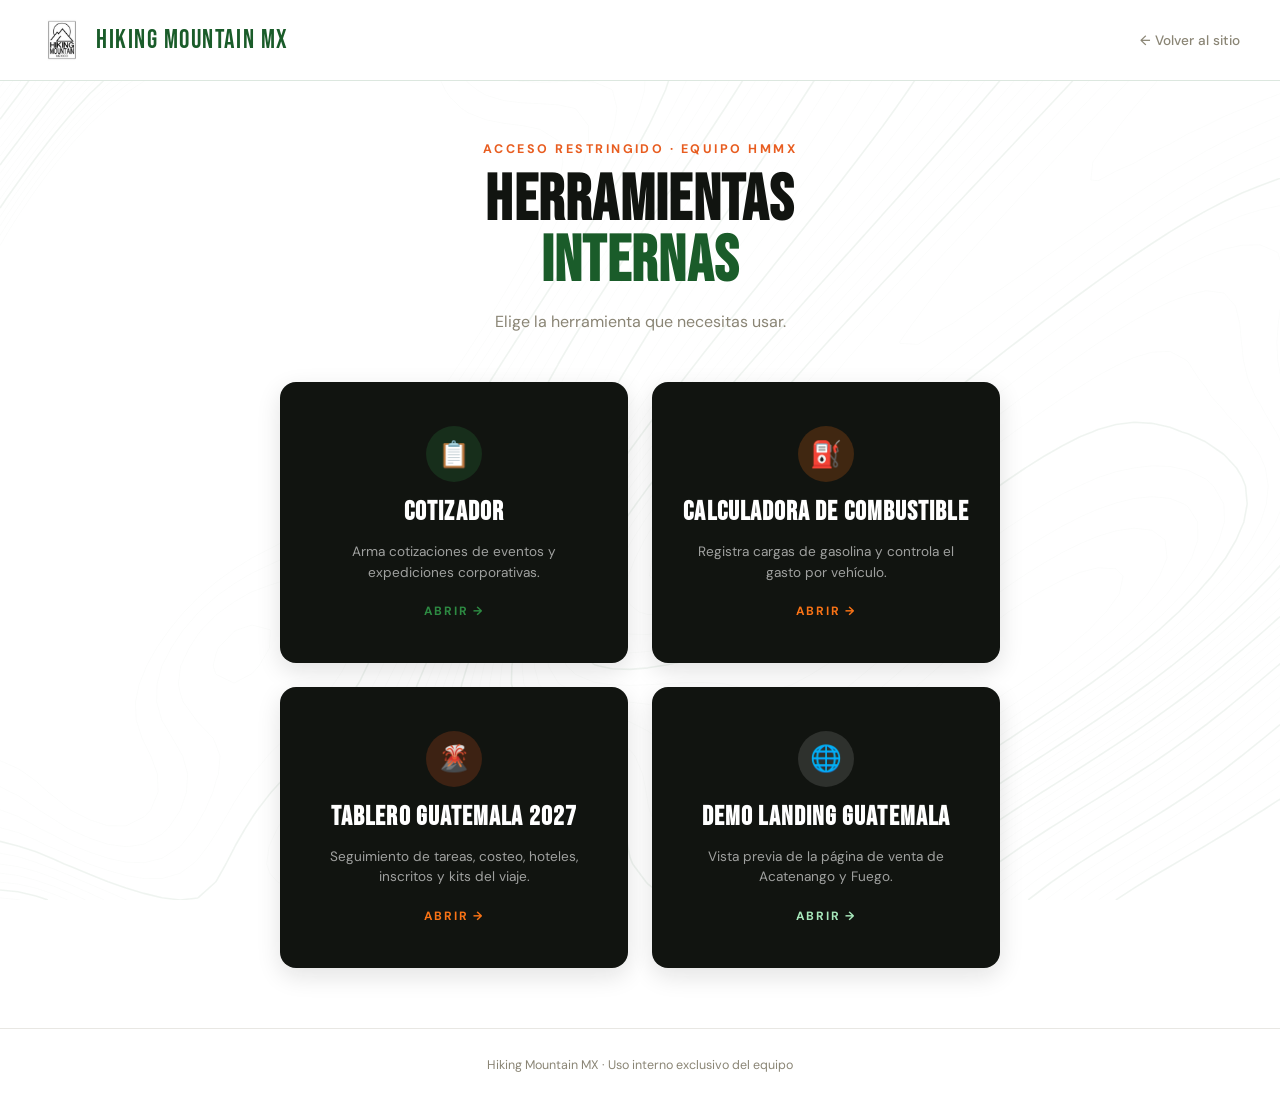
<file: interno/herramientas.html>
<!DOCTYPE html>
<html lang="es">
<head>
<meta charset="UTF-8">
<meta name="viewport" content="width=device-width, initial-scale=1.0">
<title>Herramientas internas · Hiking Mountain MX</title>
<link rel="preconnect" href="https://fonts.googleapis.com">
<link href="https://fonts.googleapis.com/css2?family=Bebas+Neue&family=DM+Sans:wght@300;400;500;700&display=swap" rel="stylesheet">
<link rel="stylesheet" href="../assets/css/herramientas.css">
</head>
<body>

<canvas id="topo-canvas"></canvas>

<nav>
  <a href="../index.html" class="nav-logo"><img src="../images/logo-hmmx.png" alt="Logo HMMX"><span>HIKING MOUNTAIN MX</span></a>
  <a href="../index.html" class="nav-back">← Volver al sitio</a>
</nav>

<main>
  <p class="eyebrow">Acceso restringido · Equipo HMMX</p>
  <h1>HERRAMIENTAS<br><span>INTERNAS</span></h1>
  <p class="sub">Elige la herramienta que necesitas usar.</p>

  <div class="tools">
    <a href="cotizador-hmmx_6.html" class="tool-card cotizador">
      <div class="tool-icon">📋</div>
      <h2>Cotizador</h2>
      <p>Arma cotizaciones de eventos y expediciones corporativas.</p>
      <span class="go">Abrir →</span>
    </a>
    <a href="combustible-hmmx_2.html" class="tool-card combustible">
      <div class="tool-icon">⛽</div>
      <h2>Calculadora de combustible</h2>
      <p>Registra cargas de gasolina y controla el gasto por vehículo.</p>
      <span class="go">Abrir →</span>
    </a>
    <a href="dashboard-guatemala.html" class="tool-card dashboard">
      <div class="tool-icon">🌋</div>
      <h2>Tablero Guatemala 2027</h2>
      <p>Seguimiento de tareas, costeo, hoteles, inscritos y kits del viaje.</p>
      <span class="go">Abrir →</span>
    </a>
    <a href="../guatemala/index.html" class="tool-card demo">
      <div class="tool-icon">🌐</div>
      <h2>Demo landing Guatemala</h2>
      <p>Vista previa de la página de venta de Acatenango y Fuego.</p>
      <span class="go">Abrir →</span>
    </a>
  </div>
</main>

<footer>
  Hiking Mountain MX · Uso interno exclusivo del equipo
</footer>

<script src="../assets/js/topo-canvas.js"></script>

</body>
</html>
</file>
<file: assets/css/styles.css>
:root {
    --green: #1a5c2a;
    --green-light: #2d8a42;
    --orange: #e85d20;
    --orange-light: #f97316;
    --cream: #ffffff;
    --dark: #111410;
    --stone: #8a8575;
  }

  *, *::before, *::after { box-sizing: border-box; margin: 0; padding: 0; }

  html { scroll-behavior: smooth; }

  body {
    font-family: 'DM Sans', sans-serif;
    background: var(--cream);
    color: var(--dark);
    overflow-x: hidden;
  }

  /* ── TOPOGRAPHIC BG ── */
  #topo-canvas {
    position: fixed;
    inset: 0;
    z-index: 0;
    opacity: 0.07;
    pointer-events: none;
  }

  /* ── NAV ── */
  nav {
    position: fixed;
    top: 0; left: 0; right: 0;
    z-index: 100;
    display: flex;
    justify-content: space-between;
    align-items: center;
    padding: 18px 40px;
    background: rgba(255,255,255,0.95);
    backdrop-filter: blur(12px);
    border-bottom: 1px solid rgba(26,92,42,0.15);
  }

  .nav-links {
    display: flex;
    gap: 32px;
    list-style: none;
  }

  .nav-links a {
    font-size: 0.85rem;
    font-weight: 500;
    letter-spacing: 0.05em;
    text-transform: uppercase;
    color: var(--dark);
    text-decoration: none;
    opacity: 0.7;
    transition: opacity 0.2s;
  }

  .nav-links a:hover { opacity: 1; }

  .btn-nav {
    background: var(--orange);
    color: white;
    padding: 10px 24px;
    border-radius: 100px;
    font-size: 0.85rem;
    font-weight: 700;
    letter-spacing: 0.03em;
    text-decoration: none;
    transition: background 0.2s, transform 0.15s;
  }

  .btn-nav:hover { background: #c4491a; transform: translateY(-1px); }

  /* ── HERO ── */
  #hero {
    position: relative;
    min-height: 100vh;
    display: flex;
    flex-direction: column;
    justify-content: center;
    align-items: center;
    text-align: center;
    padding: 120px 24px 80px;
    overflow: hidden;
  }

  .hero-eyebrow {
    font-size: 0.75rem;
    font-weight: 700;
    letter-spacing: 0.18em;
    text-transform: uppercase;
    color: var(--orange);
    margin-bottom: 20px;
  }

  .hero-title {
    font-family: 'Bebas Neue', sans-serif;
    font-size: clamp(3.3rem, 10vw, 8.2rem);
    line-height: 0.95;
    color: var(--green);
    letter-spacing: 0.02em;
    margin-bottom: 28px;
  }

  .hero-title span { color: var(--orange); }

  .hero-sub {
    font-size: clamp(1rem, 2vw, 1.2rem);
    color: var(--stone);
    max-width: 520px;
    line-height: 1.6;
    margin-bottom: 48px;
  }

  .hero-ctas {
    display: flex;
    flex-wrap: wrap;
    gap: 14px;
    justify-content: center;
  }

  .btn-primary {
    background: var(--green);
    color: white;
    padding: 16px 36px;
    border-radius: 12px;
    font-weight: 700;
    font-size: 0.95rem;
    text-decoration: none;
    border: none;
    cursor: pointer;
    font-family: 'DM Sans', sans-serif;
    transition: background 0.2s, transform 0.15s;
  }

  .btn-primary:hover { background: #13421f; transform: translateY(-2px); }

  .btn-secondary {
    background: transparent;
    color: var(--green);
    border: 2px solid var(--green);
    padding: 14px 34px;
    border-radius: 12px;
    font-weight: 700;
    font-size: 0.95rem;
    text-decoration: none;
    cursor: pointer;
    font-family: 'DM Sans', sans-serif;
    transition: all 0.2s;
  }

  .btn-secondary:hover { background: var(--green); color: white; transform: translateY(-2px); }

  .hero-scroll {
    position: absolute;
    bottom: 40px;
    left: 50%;
    transform: translateX(-50%);
    display: flex;
    flex-direction: column;
    align-items: center;
    gap: 8px;
    font-size: 0.7rem;
    letter-spacing: 0.15em;
    text-transform: uppercase;
    color: var(--stone);
  }

  .hero-scroll::after {
    content: '';
    width: 1px;
    height: 40px;
    background: var(--stone);
    animation: scrollLine 1.5s ease infinite;
  }

  @keyframes scrollLine {
    0%   { transform: scaleY(0); transform-origin: top; }
    50%  { transform: scaleY(1); transform-origin: top; }
    51%  { transform: scaleY(1); transform-origin: bottom; }
    100% { transform: scaleY(0); transform-origin: bottom; }
  }

  /* ── SECTION HEADERS ── */
  .section-header {
    text-align: center;
    margin-bottom: 60px;
  }

  .section-tag {
    display: inline-block;
    font-size: 0.7rem;
    font-weight: 700;
    letter-spacing: 0.2em;
    text-transform: uppercase;
    color: var(--orange);
    margin-bottom: 12px;
  }

  .section-title {
    font-family: 'Bebas Neue', sans-serif;
    font-size: clamp(2.5rem, 6vw, 4.5rem);
    color: var(--dark);
    letter-spacing: 0.02em;
    line-height: 1;
  }

  /* ── FILTERS ── */
  #hikes { position: relative; z-index: 1; padding: 100px 40px; max-width: 1200px; margin: 0 auto; scroll-margin-top: 80px; }

  .filters {
    display: flex;
    flex-wrap: wrap;
    gap: 10px;
    justify-content: center;
    margin-bottom: 48px;
  }

  .filter-btn {
    padding: 8px 20px;
    border-radius: 100px;
    border: 1.5px solid rgba(26,92,42,0.25);
    background: white;
    font-family: 'DM Sans', sans-serif;
    font-size: 0.8rem;
    font-weight: 600;
    color: var(--stone);
    cursor: pointer;
    transition: all 0.2s;
  }

  .filter-btn:hover, .filter-btn.active {
    background: var(--green);
    color: white;
    border-color: var(--green);
  }

  .hike-card-img {
    width: 100%;
    height: 180px;
    object-fit: cover;
    display: block;
  }
  /* ── HIKE CARDS ── */
  .hikes-grid {
    display: grid;
    grid-template-columns: repeat(auto-fill, minmax(320px, 1fr));
    gap: 24px;
    min-height: 420px;
  }

  .hike-card {
    background: white;
    border-radius: 20px;
    overflow: hidden;
    border: 1px solid rgba(0,0,0,0.06);
    transition: transform 0.25s, box-shadow 0.25s;
    display: flex;
    flex-direction: column;
  }

  .hike-card:hover { transform: translateY(-6px); box-shadow: 0 20px 60px rgba(0,0,0,0.12); }

  .hike-card-top {
    padding: 24px 24px 0;
    display: flex;
    justify-content: space-between;
    align-items: flex-start;
  }

  .hike-month {
    font-size: 0.7rem;
    font-weight: 700;
    letter-spacing: 0.15em;
    text-transform: uppercase;
    color: var(--orange);
  }

  .difficulty-badge {
    font-size: 0.7rem;
    font-weight: 700;
    padding: 4px 12px;
    border-radius: 100px;
    text-transform: uppercase;
    letter-spacing: 0.05em;
  }

  .diff-principiante { background: #d1fae5; color: #065f46; }
  .diff-intermedio    { background: #fef3c7; color: #92400e; }
  .diff-avanzado      { background: #fee2e2; color: #991b1b; }

  .hike-card-body { padding: 16px 24px 24px; flex: 1; display: flex; flex-direction: column; }

  .hike-date {
    font-family: 'Bebas Neue', sans-serif;
    font-size: 1rem;
    letter-spacing: 0.06em;
    color: var(--stone);
    margin-bottom: 4px;
  }

  .hike-name {
    font-family: 'Bebas Neue', sans-serif;
    font-size: 1.7rem;
    color: var(--dark);
    line-height: 1.05;
    letter-spacing: 0.02em;
    margin-bottom: 14px;
  }

  .hike-stats {
    display: flex;
    gap: 20px;
    margin-bottom: 16px;
    flex-wrap: wrap;
  }

  .stat {
    display: flex;
    flex-direction: column;
    gap: 2px;
  }

  .stat-label {
    font-size: 0.65rem;
    font-weight: 700;
    letter-spacing: 0.12em;
    text-transform: uppercase;
    color: var(--stone);
  }

  .stat-value {
    font-size: 0.9rem;
    font-weight: 700;
    color: var(--dark);
  }

  .hike-prices {
    background: var(--cream);
    border-radius: 12px;
    padding: 12px 16px;
    margin-bottom: 16px;
  }

  .price-row {
    display: flex;
    justify-content: space-between;
    font-size: 0.82rem;
  }

  .price-row:first-child { margin-bottom: 4px; }

  .price-label { color: var(--stone); }
  .price-amount { font-weight: 700; color: var(--orange); }

  .hike-actions {
    display: grid;
    grid-template-columns: 1fr 1fr;
    gap: 10px;
    margin-top: auto;
  }

  .btn-wa {
    display: flex;
    align-items: center;
    justify-content: center;
    gap: 6px;
    background: #25d366;
    color: white;
    padding: 10px;
    border-radius: 10px;
    font-size: 0.82rem;
    font-weight: 700;
    text-decoration: none;
    transition: background 0.2s;
  }

  .btn-wa:hover { background: #1da851; }

  .btn-reserva {
    display: flex;
    align-items: center;
    justify-content: center;
    gap: 8px;
    background: #16331f;
    color: #fff;
    padding: 10px;
    border-radius: 10px;
    font-size: 0.82rem;
    font-weight: 700;
    text-decoration: none;
    transition: background 0.2s;
  }
  .btn-reserva:hover { background: #0f2616; }
  .btn-reserva img { height: 20px; width: 20px; border-radius: 5px; display: block; }
  .btn-info {
    display: flex;
    align-items: center;
    justify-content: center;
    gap: 6px;
    background: var(--cream);
    color: var(--dark);
    padding: 10px;
    border-radius: 10px;
    font-size: 0.82rem;
    font-weight: 700;
    text-decoration: none;
    border: 1.5px solid rgba(0,0,0,0.1);
    transition: all 0.2s;
  }

  .btn-info:hover { background: var(--green); color: white; border-color: var(--green); }

  /* ── CALENDAR ── */
  #calendario {
    position: relative;
    z-index: 1;
    background: var(--dark);
    padding: 100px 40px;
    color: white;
  }

  #calendario .section-title { color: white; }

  .cal-grid {
    display: grid;
    grid-template-columns: repeat(3, 1fr);
    gap: 24px;
    max-width: 1200px;
    margin: 0 auto;
    min-height: 420px;
  }

  .cal-month {
    background: rgba(255,255,255,0.04);
    border: 1px solid rgba(255,255,255,0.08);
    border-radius: 20px;
    overflow: hidden;
  }

  .cal-month-header {
    background: var(--green);
    padding: 16px 24px;
    font-family: 'Bebas Neue', sans-serif;
    font-size: 1.4rem;
    letter-spacing: 0.08em;
  }

  .cal-items { padding: 16px; display: flex; flex-direction: column; gap: 8px; }

  .cal-item { display: flex;
    flex-wrap: wrap;
    align-items: center;
    gap: 12px;
    padding: 10px 12px;
    border-radius: 10px;
    background: rgba(255,255,255,0.05);
  }

  .cal-dot {
    width: 8px;
    height: 8px;
    border-radius: 50%;
    flex-shrink: 0;
  }

  .dot-principiante { background: #4ade80; }
  .dot-intermedio    { background: #fbbf24; }
  .dot-avanzado      { background: #f87171; }

  .cal-item-date {
    font-size: 0.7rem;
    font-weight: 700;
    letter-spacing: 0.1em;
    text-transform: uppercase;
    color: rgba(255,255,255,0.4);
    min-width: 60px;
  }

  .cal-item-name {
    font-size: 0.82rem;
    font-weight: 500;
    color: rgba(255,255,255,0.85);
    line-height: 1.3;
    flex: 1 1 auto;
    min-width: 120px;
    overflow-wrap: anywhere;
  }

  /* ── PRIVADOS ── */
  #privados {
    position: relative;
    z-index: 1;
    padding: 100px 40px;
    max-width: 1200px;
    margin: 0 auto;
  }

  .privados-grid {
    display: grid;
    grid-template-columns: repeat(auto-fit, minmax(160px, 1fr));
    gap: 16px;
  }

  .privado-card {
    background: white;
    border-radius: 16px;
    padding: 28px 20px;
    text-align: center;
    border: 1px solid rgba(0,0,0,0.06);
    transition: all 0.25s;
    cursor: pointer;
    text-decoration: none;
    color: inherit;
  }

  .privado-card:hover {
    background: var(--green);
    color: white;
    transform: translateY(-4px);
    box-shadow: 0 16px 40px rgba(26,92,42,0.2);
  }

  .privado-icon { font-size: 2.2rem; margin-bottom: 12px; }

  .privado-name {
    font-family: 'Bebas Neue', sans-serif;
    font-size: 1.3rem;
    letter-spacing: 0.04em;
  }

  .privado-ctas {
    display: flex;
    flex-wrap: wrap;
    gap: 16px;
    justify-content: center;
    margin-top: 48px;
  }

  .sol-card {
    background: rgba(255,255,255,0.07);
    border: 1px solid rgba(255,255,255,0.1);
    border-radius: 16px;
    padding: 24px 20px;
  }

  .sol-title {
    font-family: 'Bebas Neue', sans-serif;
    font-size: 1.3rem;
    letter-spacing: 0.04em;
    color: #86efac;
    margin-bottom: 8px;
  }

  .sol-desc {
    font-size: 0.82rem;
    color: rgba(255,255,255,0.55);
    line-height: 1.5;
  }

  .btn-white {
    background: white;
    color: var(--green);
    padding: 16px 36px;
    border-radius: 12px;
    font-weight: 700;
    font-size: 0.95rem;
    text-decoration: none;
    transition: all 0.2s;
  }

  .btn-white:hover { background: var(--cream); transform: translateY(-2px); }

  .btn-orange-solid {
    background: var(--orange);
    color: white;
    padding: 16px 36px;
    border-radius: 12px;
    font-weight: 700;
    font-size: 0.95rem;
    text-decoration: none;
    transition: all 0.2s;
  }

  .btn-orange-solid:hover { background: #c4491a; transform: translateY(-2px); }

  /* ── NOSOTROS ── */
  #nosotros {
    position: relative;
    z-index: 1;
    padding: 100px 40px;
    max-width: 1200px;
    margin: 0 auto;
    display: grid;
    grid-template-columns: 1fr 1fr;
    gap: 80px;
    align-items: center;
  }

  .nosotros-title {
    font-family: 'Bebas Neue', sans-serif;
    font-size: clamp(3rem, 6vw, 5rem);
    color: var(--dark);
    line-height: 1;
    letter-spacing: 0.02em;
    margin-bottom: 24px;
  }

  .nosotros-text {
    color: var(--stone);
    font-size: 1rem;
    line-height: 1.8;
    margin-bottom: 32px;
  }

  .nosotros-links {
    display: flex;
    gap: 16px;
    flex-wrap: wrap;
  }

  .link-pill {
    display: flex;
    align-items: center;
    gap: 8px;
    padding: 10px 20px;
    border-radius: 100px;
    border: 1.5px solid rgba(0,0,0,0.15);
    font-size: 0.82rem;
    font-weight: 600;
    text-decoration: none;
    color: var(--dark);
    transition: all 0.2s;
  }

  .link-pill:hover { background: var(--dark); color: white; border-color: var(--dark); }

  .security-grid {
    display: grid;
    grid-template-columns: 1fr 1fr;
    gap: 16px;
  }

  .sec-item {
    background: white;
    border-radius: 14px;
    padding: 20px;
    border: 1px solid rgba(0,0,0,0.06);
  }

  .sec-icon { font-size: 1.8rem; margin-bottom: 10px; }

  .sec-title {
    font-weight: 700;
    font-size: 0.88rem;
    margin-bottom: 4px;
  }

  .sec-desc {
    font-size: 0.78rem;
    color: var(--stone);
    line-height: 1.4;
  }

  /* ── RESEÑAS ── */
  #resenas { position: relative; z-index: 1; padding: 100px 40px; max-width: 780px; margin: 0 auto; }

  /* ── GALERÍA SLIDER ── */
  .gal-slider {
    position: relative;
    max-width: 1200px;
    margin: 0 auto;
    display: flex;
    align-items: center;
    gap: 14px;
  }
  .gal-viewport { overflow: hidden; flex: 1; border-radius: 12px; }
  .gal-track {
    display: flex;
    gap: 12px;
    transition: transform 0.5s cubic-bezier(.4,0,.2,1);
    will-change: transform;
  }
  .gal-slide {
    position: relative;
    flex: 0 0 calc((100% - 24px) / 3);
    margin: 0;
    border-radius: 10px;
    overflow: hidden;
  }
  .gal-slide img {
    width: 100%;
    height: 220px;
    object-fit: cover;
    display: block;
  }
  .gal-slide figcaption {
    position: absolute;
    left: 0; right: 0; bottom: 0;
    padding: 18px 12px 9px;
    font-size: 0.72rem;
    font-weight: 600;
    color: #fff;
    background: linear-gradient(transparent, rgba(0,0,0,0.72));
    letter-spacing: 0.02em;
  }
  .gal-arrow {
    width: 42px; height: 42px;
    flex-shrink: 0;
    border-radius: 50%;
    border: none;
    background: rgba(255,255,255,0.92);
    color: var(--dark);
    display: flex; align-items: center; justify-content: center;
    cursor: pointer;
    transition: all 0.2s;
  }
  .gal-arrow:hover { background: var(--green); color: #fff; }
  .gal-dots {
    display: flex; justify-content: center; gap: 7px;
    margin-top: 20px;
  }
  .gal-dot {
    width: 8px; height: 8px; border-radius: 50%;
    border: none; padding: 0; cursor: pointer;
    background: rgba(255,255,255,0.28);
    transition: background 0.2s, transform 0.2s;
  }
  .gal-dot.active { background: var(--green); transform: scale(1.3); }
  @media (max-width: 860px) {
    .gal-slide { flex: 0 0 calc((100% - 12px) / 2); }
    .gal-slide img { height: 190px; }
  }
  @media (max-width: 560px) {
    .gal-slide { flex: 0 0 100%; }
    .gal-slide img { height: 240px; }
    .gal-arrow { width: 36px; height: 36px; }
  }

  .review-track {
    position: relative;
    display: grid;
    min-height: 200px;
  }

  .review-card {
    grid-area: 1 / 1;
    opacity: 0;
    transform: translateY(10px);
    transition: opacity 0.5s ease, transform 0.5s ease;
    pointer-events: none;
    background: white;
    border: 1px solid rgba(0,0,0,0.06);
    border-radius: 18px;
    padding: 40px 44px;
    text-align: center;
    box-sizing: border-box;
  }

  .review-card.active {
    opacity: 1;
    transform: translateY(0);
    pointer-events: auto;
  }

  .review-summary {
    display: flex;
    flex-direction: column;
    align-items: center;
    gap: 6px;
    margin: -8px auto 34px;
    text-align: center;
  }
  .review-summary .rs-score {
    font-family: 'Bebas Neue', sans-serif;
    font-size: 3rem;
    line-height: 1;
    color: var(--dark);
    letter-spacing: 0.02em;
  }
  .review-summary .rs-stars {
    color: #f5a623;
    font-size: 1.15rem;
    letter-spacing: 3px;
  }
  .review-summary .rs-meta {
    font-size: 0.85rem;
    color: var(--stone);
    font-weight: 600;
  }
  .review-cta {
    display: flex;
    justify-content: center;
    gap: 12px;
    flex-wrap: wrap;
    margin-top: 24px;
  }
  .review-cta a {
    display: inline-flex;
    align-items: center;
    gap: 7px;
    padding: 11px 20px;
    border-radius: 999px;
    font-size: 0.82rem;
    font-weight: 700;
    text-decoration: none;
    border: 1.5px solid rgba(0,0,0,0.12);
    color: var(--dark);
    background: #fff;
    transition: all 0.2s;
  }
  .review-cta a:hover { background: var(--dark); color: #fff; border-color: var(--dark); }
  .review-cta a.rc-google:hover { background: #4285F4; border-color: #4285F4; }

  .review-stars {
    display: flex;
    justify-content: center;
    gap: 4px;
    margin-bottom: 20px;
    color: #f5a623;
    font-size: 1.05rem;
    letter-spacing: 2px;
  }

  .review-stars span { display: inline-block; }

  .review-quote {
    font-size: 1.05rem;
    line-height: 1.7;
    color: var(--dark);
    margin-bottom: 22px;
  }

  .review-author {
    font-weight: 700;
    font-size: 0.9rem;
    color: var(--dark);
    margin-bottom: 4px;
  }

  .review-source {
    display: inline-flex;
    align-items: center;
    gap: 6px;
    font-size: 0.76rem;
    font-weight: 600;
    color: var(--stone);
    text-decoration: none;
  }

  .review-source:hover { color: var(--green); }

  .review-controls {
    display: flex;
    align-items: center;
    justify-content: center;
    gap: 20px;
    margin-top: 28px;
  }

  .review-arrow {
    width: 38px;
    height: 38px;
    border-radius: 50%;
    border: 1.5px solid rgba(0,0,0,0.15);
    background: white;
    display: flex;
    align-items: center;
    justify-content: center;
    cursor: pointer;
    color: var(--dark);
    transition: all 0.2s;
    flex-shrink: 0;
  }

  .review-arrow:hover { background: var(--dark); color: white; border-color: var(--dark); }

  .review-dots {
    display: flex;
    gap: 8px;
  }

  .review-dot {
    width: 8px;
    height: 8px;
    border-radius: 50%;
    border: none;
    background: rgba(0,0,0,0.15);
    cursor: pointer;
    padding: 0;
    transition: background 0.2s, transform 0.2s;
  }

  .review-dot.active { background: var(--green); transform: scale(1.25); }

  @media (max-width: 600px) {
    #resenas { padding: 70px 20px; }
    .review-card { padding: 32px 24px; }
    .review-quote { font-size: 0.95rem; }
  }

  @media (prefers-reduced-motion: reduce) {
    .review-card { transition: opacity 0.2s linear; }
    .review-card:not(.active) { transform: none; }
  }

  /* ── FOOTER ── */
  footer {
    position: relative;
    z-index: 1;
    background: var(--dark);
    color: rgba(255,255,255,0.5);
    text-align: center;
    padding: 40px 24px;
    font-size: 0.82rem;
  }

  footer a { color: rgba(255,255,255,0.6); text-decoration: none; }
  footer a:hover { color: white; }

  /* ── WHATSAPP FLOAT ── */
  .wa-float {
    position: fixed;
    bottom: 28px;
    right: 28px;
    z-index: 200;
    background: #25d366;
    color: white;
    width: 60px;
    height: 60px;
    border-radius: 50%;
    display: flex;
    align-items: center;
    justify-content: center;
    box-shadow: 0 8px 30px rgba(37,211,102,0.4);
    text-decoration: none;
    transition: transform 0.2s, box-shadow 0.2s;
  }

  .wa-float:hover { transform: scale(1.1); box-shadow: 0 12px 40px rgba(37,211,102,0.5); }

  /* ── MONTH TABS ── */
  .month-tabs {
    display: flex;
    justify-content: center;
    gap: 8px;
    margin-bottom: 40px;
    flex-wrap: wrap;
    min-height: 44px;
  }

  .month-tab {
    padding: 10px 28px;
    border-radius: 100px;
    border: none;
    background: white;
    border: 1.5px solid rgba(26,92,42,0.2);
    font-family: 'DM Sans', sans-serif;
    font-weight: 700;
    font-size: 0.85rem;
    color: var(--stone);
    cursor: pointer;
    transition: all 0.2s;
    letter-spacing: 0.04em;
  }

  .month-tab:hover, .month-tab.active {
    background: var(--green);
    color: white;
    border-color: var(--green);
  }

  .hike-month-group { display: none; }
  .hike-month-group.active { display: contents; }

  /* ── RESPONSIVE ── */
  @media (max-width: 768px) {
    /* En movil: se oculta el texto del logo y se conserva el menu */
    nav { padding: 12px 16px; gap: 10px; }
    .nav-logo-text { display: none; }
    .nav-logo img { width: 36px !important; height: 36px !important; }

    .nav-links {
      display: flex;
      flex: 1 1 auto;
      min-width: 0;
      gap: 18px;
      overflow-x: auto;
      -webkit-overflow-scrolling: touch;
      scrollbar-width: none;
      padding: 4px 2px;
      margin: 0;
    }
    .nav-links::-webkit-scrollbar { display: none; }
    .nav-links li { flex: 0 0 auto; }
    .nav-links a {
      font-size: 0.74rem;
      opacity: 0.85;
      white-space: nowrap;
      display: block;
      padding: 6px 0;
    }

    .btn-nav { flex-shrink: 0; padding: 9px 16px; font-size: 0.78rem; }
    #hikes, #privados { padding: 80px 20px; }
    #calendario { padding: 80px 20px; }
    #nosotros { grid-template-columns: 1fr; gap: 48px; padding: 80px 20px; }
  }

  @media (max-width: 1024px){ .cal-grid{ grid-template-columns: repeat(2, 1fr); } }
  @media (max-width: 600px){ .cal-grid{ grid-template-columns: 1fr; } }

  /* ══════ FIXES DE INTERACCIÓN MÓVIL / ANDROID ══════ */

  /* Sin flash azul al tocar + sin retardo de 300ms */
  a, button, .filter-btn, .month-tab, .btn-wa, .btn-info, .hike-card {
    -webkit-tap-highlight-color: rgba(0,0,0,0);
    touch-action: manipulation;
  }

  /* Los efectos :hover solo en dispositivos con mouse real.
     En touch dejaban estados "pegados" tras el tap. */
  @media (hover: none) {
    .hike-card:hover, .filter-btn:hover, .month-tab:hover,
    .btn-wa:hover, .btn-info:hover, .link-pill:hover, .cal-item:hover,
    .resource-card:hover, .btn-ghost-outline:hover, .footer-tools-link:hover {
      transform: none !important;
      box-shadow: none !important;
    }
  }

  /* Feedback táctil real: se hunde al presionar */
  @media (hover: none) {
    .btn-wa:active, .btn-info:active, .filter-btn:active,
    .month-tab:active, .link-pill:active,
    .resource-card:active, .btn-ghost-outline:active {
      transform: scale(0.97);
      opacity: 0.85;
    }
  }

  @media (max-width: 768px) {
    /* Áreas táctiles mínimas de 44-48px (guía de Google) */
    .btn-wa, .btn-info {
      padding: 14px 12px;
      min-height: 48px;
      font-size: 0.88rem;
    }
    .filter-btn {
      padding: 12px 20px;
      min-height: 44px;
      font-size: 0.85rem;
    }
    .month-tab {
      padding: 13px 22px;
      min-height: 46px;
      font-size: 0.88rem;
    }

    /* Tabs de meses: fijos, se acomodan en varias lineas (sin scroll) */
    .month-tabs {
      display: flex;
      flex-wrap: wrap;
      justify-content: center;
      overflow-x: visible;
      gap: 8px;
    }
    .month-tab { flex: 0 0 auto; }

    /* Filtros de dificultad: igual, fijos y en varias lineas */
    .filters {
      display: flex;
      flex-wrap: wrap;
      justify-content: center;
      overflow-x: visible;
      gap: 8px;
    }
    .filter-btn { flex: 0 0 auto; }

    /* Galería: 3 columnas era ilegible en pantalla de teléfono */
    #galeria > div[style*="columns"] {
      columns: 2 !important;
      column-gap: 8px !important;
    }
    #galeria img { height: 130px !important; }

    /* Los items del calendario también son tocables */
    .cal-item { min-height: 44px; padding-top: 10px; padding-bottom: 10px; }
  }

  @media (max-width: 400px) {
    #galeria > div[style*="columns"] { columns: 1 !important; }
    #galeria img { height: 200px !important; }
  }

  /* ══════════ CLIMA POR HIKE (HMMX) ══════════ */
  .hike-weather {
    background: #f2f6f9;
    border: 1px solid rgba(0,0,0,0.05);
    border-radius: 12px;
    padding: 11px 14px 10px;
    margin-bottom: 16px;
  }
  .hike-weather.hw-oculto { display: none; }

  .hw-head {
    display: flex;
    align-items: center;
    justify-content: space-between;
    gap: 8px;
    margin-bottom: 8px;
  }
  .hw-title {
    font-size: 0.65rem;
    font-weight: 700;
    letter-spacing: 0.12em;
    text-transform: uppercase;
    color: var(--stone);
  }
  .hw-tag {
    font-size: 0.6rem;
    font-weight: 700;
    letter-spacing: 0.06em;
    text-transform: uppercase;
    padding: 3px 9px;
    border-radius: 100px;
    white-space: nowrap;
  }
  .hw-tag-pronostico { background: #dbeafe; color: #1e40af; }
  .hw-tag-historico  { background: #ece9e1; color: #6b6656; }
  .hw-tag-cargando   { background: #f0efec; color: #9a958a; }
  .hw-tag-error      { background: #fee2e2; color: #991b1b; }

  .hw-main {
    display: flex;
    align-items: center;
    gap: 12px;
  }
  .hw-icono { font-size: 1.9rem; line-height: 1; flex-shrink: 0; }
  .hw-temps {
    font-family: 'Bebas Neue', sans-serif;
    font-size: 1.45rem;
    letter-spacing: 0.02em;
    color: var(--dark);
    line-height: 1;
  }
  .hw-temps .hw-min { color: var(--stone); }
  .hw-desc {
    font-size: 0.78rem;
    color: #55524a;
    line-height: 1.25;
    margin-top: 3px;
  }

  .hw-grid {
    display: flex;
    flex-wrap: wrap;
    gap: 14px;
    margin-top: 10px;
    padding-top: 9px;
    border-top: 1px solid rgba(0,0,0,0.06);
  }
  .hw-dato { display: flex; flex-direction: column; gap: 1px; }
  .hw-dato-label {
    font-size: 0.58rem;
    font-weight: 700;
    letter-spacing: 0.1em;
    text-transform: uppercase;
    color: var(--stone);
  }
  .hw-dato-valor { font-size: 0.82rem; font-weight: 700; color: var(--dark); }

  .hw-aviso {
    margin-top: 9px;
    font-size: 0.72rem;
    line-height: 1.35;
    color: #92400e;
    background: #fef3c7;
    border-radius: 8px;
    padding: 6px 9px;
  }

  .hw-pie {
    margin-top: 8px;
    font-size: 0.62rem;
    color: #a3a094;
    line-height: 1.3;
  }

  .hw-skeleton {
    height: 58px;
    border-radius: 8px;
    background: linear-gradient(90deg, #e8ecef 25%, #f2f6f9 50%, #e8ecef 75%);
    background-size: 200% 100%;
    animation: hwShimmer 1.2s linear infinite;
  }
  @keyframes hwShimmer { from { background-position: 200% 0; } to { background-position: -200% 0; } }
  @media (prefers-reduced-motion: reduce) { .hw-skeleton { animation: none; } }

  /* ── Colapsable ── */
  .hw-toggle {
    display: block;
    width: 100%;
    background: none;
    border: 0;
    padding: 0;
    margin: 0;
    font: inherit;
    color: inherit;
    text-align: left;
    cursor: pointer;
    -webkit-tap-highlight-color: transparent;
  }
  .hw-toggle:focus-visible {
    outline: 2px solid var(--orange);
    outline-offset: 3px;
    border-radius: 8px;
  }
  .hw-head-der { display: flex; align-items: center; gap: 7px; flex-shrink: 0; }

  .hw-chevron {
    width: 13px;
    height: 13px;
    color: #9a958a;
    transition: transform 0.2s ease;
    flex-shrink: 0;
  }
  .hike-weather.hw-abierta .hw-chevron { transform: rotate(180deg); }

  .hw-main-texto { display: block; min-width: 0; }

  /* Señal de que hay un aviso escondido cuando está colapsado */
  .hw-alerta { margin-left: auto; font-size: 1rem; flex-shrink: 0; }
  .hike-weather.hw-abierta .hw-alerta { display: none; }

  .hw-detalle { animation: hwAparece 0.18s ease; }
  .hw-detalle[hidden] { display: none; }
  @keyframes hwAparece { from { opacity: 0; } to { opacity: 1; } }

  @media (prefers-reduced-motion: reduce) {
    .hw-chevron { transition: none; }
    .hw-detalle { animation: none; }
  }

  /* ── RECURSOS (resource link cards) ── */
  .resources-grid {
    display: grid;
    grid-template-columns: repeat(auto-fit, minmax(200px, 1fr));
    gap: 16px;
  }

  .resource-card {
    background: white;
    border-radius: 16px;
    padding: 24px;
    border: 1px solid rgba(0,0,0,0.06);
    text-decoration: none;
    color: inherit;
    display: flex;
    align-items: center;
    gap: 16px;
    transition: transform 0.2s, box-shadow 0.2s;
  }

  .resource-card:hover {
    transform: translateY(-4px);
    box-shadow: 0 16px 40px rgba(0,0,0,0.1);
  }

  .resource-icon { font-size: 2rem; flex-shrink: 0; }

  .resource-title {
    font-family: 'Bebas Neue', sans-serif;
    font-size: 1.2rem;
    letter-spacing: 0.04em;
    margin-bottom: 4px;
  }

  .resource-desc { font-size: 0.78rem; color: var(--stone); }

  /* ── GHOST OUTLINE BUTTON (corp "ver mas") ── */
  .btn-ghost-outline {
    display: inline-block;
    padding: 16px 36px;
    border-radius: 12px;
    font-weight: 700;
    font-size: 0.95rem;
    text-decoration: none;
    color: white;
    border: 2px solid rgba(255,255,255,0.5);
    background: transparent;
    transition: all 0.2s;
  }

  .btn-ghost-outline:hover {
    background: rgba(255,255,255,0.12);
    border-color: white;
  }

  /* ── FOOTER TOOLS LINK ── */
  .footer-tools-link {
    display: inline-flex;
    align-items: center;
    justify-content: center;
    width: 34px;
    height: 34px;
    color: var(--orange);
    opacity: 0.5;
    margin-bottom: 20px;
    transition: opacity 0.2s;
  }

  .footer-tools-link:hover { opacity: 1; }

  /* ── DISCOUNT HUNTER BUTTON (easter egg) ── */
  #hmmx-discount-btn {
    position: fixed;
    z-index: 999999;
    background: none;
    border: none;
    padding: 6px;
    line-height: 1;
    font-size: 17px;
    text-decoration: none;
    filter: drop-shadow(0 1px 2px rgba(0,0,0,.25));
    cursor: pointer;
    user-select: none;
    opacity: .38;
    transition: top 1.1s ease, left 1.1s ease, right 1.1s ease, bottom 1.1s ease,
                opacity .5s ease, transform .25s ease;
  }
  #hmmx-discount-btn:hover { opacity: 1; transform: scale(1.3); }
  @media (max-width: 480px) {
    #hmmx-discount-btn { font-size: 14px; }
  }

  /* ── LOGO / BRAND IMAGES ── */
  .nav-logo {
    font-family: 'Bebas Neue', sans-serif;
    font-size: 1.6rem;
    letter-spacing: 0.06em;
    color: var(--green);
    text-decoration: none;
    display: flex;
    align-items: center;
    gap: 12px;
  }

  .nav-logo img {
    width: 44px;
    height: 44px;
    object-fit: contain;
    flex-shrink: 0;
  }

  .hero-crest {
    width: 200px;
    height: 200px;
    object-fit: contain;
    margin-bottom: 16px;
  }

  .nosotros-badge {
    width: 160px;
    height: 160px;
    object-fit: contain;
    opacity: 0.85;
  }

  /* ── GALERIA SECTION (was inline) ── */
  #galeria {
    position: relative;
    z-index: 1;
    padding: 52px 40px;
    background: rgba(17,20,16,0.75);
  }
  #galeria .section-title { color: white; }

  /* ── MONTH TABS SPACING ── */
  #month-tabs-bottom { margin-top: 36px; }

  /* ── CALENDAR LEGEND ── */
  .cal-legend {
    text-align: center;
    margin-top: 32px;
    display: flex;
    justify-content: center;
    gap: 24px;
    flex-wrap: wrap;
  }
  .cal-legend-item {
    display: flex;
    align-items: center;
    gap: 8px;
    color: rgba(255,255,255,0.6);
    font-size: .82rem;
  }
  .cal-legend-dot {
    width: 10px;
    height: 10px;
    border-radius: 50%;
    display: inline-block;
  }

  /* ── NOSOTROS BADGE WRAP + SECURITY HEADING ── */
  .nosotros-badge-wrap { margin-bottom: 32px; }
  .security-heading {
    font-family: 'Bebas Neue', sans-serif;
    font-size: 2rem;
    letter-spacing: 0.02em;
    margin-bottom: 24px;
  }

  /* ── RECURSOS SECTION (was inline) ── */
  #recursos {
    position: relative;
    z-index: 1;
    background: #f8f8f8;
    padding: 80px 40px;
  }
  .recursos-inner { max-width: 1200px; margin: 0 auto; }

  /* ── FOOTER TEXT (was inline) ── */
  .footer-brand {
    margin-bottom: 12px;
    font-family: 'Bebas Neue', sans-serif;
    font-size: 1.4rem;
    letter-spacing: 0.08em;
    color: rgba(255,255,255,0.8);
  }
  .footer-location { margin-bottom: 16px; }
  .footer-social {
    display: flex;
    justify-content: center;
    gap: 24px;
    flex-wrap: wrap;
    margin-bottom: 20px;
  }

  /* ── NAV: logo "Kids" en lugar de texto ── */
  .nav-links a.nav-kids { opacity: 1; display: inline-flex; align-items: center; }
  .nav-kids img { height: 30px; width: auto; transition: transform 0.2s; }
  .nav-kids:hover img { transform: scale(1.08) rotate(-3deg); }

  /* ── PET FRIENDLY ── */
  .hike-card-badges { display: flex; flex-direction: column; gap: 6px; align-items: flex-end; }
  .pet-badge { background: #ffe4c7; color: #9a4d0a; white-space: nowrap; }
  .filter-btn-pet.active { background: #f97316; border-color: #f97316; }
  .hikes-empty { grid-column: 1 / -1; text-align: center; color: rgba(255,255,255,0.7); padding: 40px 16px; font-size: 0.95rem; }

  /* ── PRIVADOS: tarjeta Kids con logo ── */
  .privado-card .privado-logo { display: block; height: 2.6rem; width: auto; margin: 0 auto 12px; }
  .privado-card:hover .privado-logo { transform: scale(1.1) rotate(-3deg); }
  .privado-logo { transition: transform 0.2s; }

  /* ── RESEÑAS: bloque inferior para dejar reseña ── */
  #dejar-resena { position: relative; z-index: 1; padding: 80px 24px; text-align: center; background: #fff; border-top: 1px solid rgba(0,0,0,0.06); }
  #dejar-resena .section-title { margin-bottom: 14px; }
  .dr-sub { max-width: 520px; margin: 0 auto 28px; color: var(--stone); line-height: 1.6; }
  .dr-buttons { display: flex; flex-wrap: wrap; gap: 14px; justify-content: center; margin-bottom: 22px; }
  .dr-btn { display: inline-flex; align-items: center; gap: 10px; padding: 15px 30px; border-radius: 12px; font-weight: 700; font-size: 0.95rem; text-decoration: none; transition: transform 0.15s, background 0.2s, box-shadow 0.2s; }
  .dr-btn:hover { transform: translateY(-2px); }
  .dr-google { background: #4285F4; color: #fff; }
  .dr-google:hover { background: #2f6fdb; box-shadow: 0 10px 26px rgba(66,133,244,0.35); }
  .dr-ta { background: #00aa6c; color: #fff; }
  .dr-ta:hover { background: #008f5a; box-shadow: 0 10px 26px rgba(0,170,108,0.35); }
  .dr-all { display: inline-block; font-size: 0.9rem; font-weight: 600; color: var(--green); text-decoration: none; border-bottom: 2px solid rgba(26,92,42,0.25); padding-bottom: 2px; }
  .dr-all:hover { border-bottom-color: var(--green); }
  @media (max-width: 600px) {
    .review-dots { flex-wrap: wrap; justify-content: center; max-width: 200px; gap: 6px; }
  }
  .dr-links { display: flex; flex-wrap: wrap; gap: 14px 28px; justify-content: center; }
</file>
<file: guatemala/assets/guatemala.css>
:root {
  --green: #1a5c2a;
  --green-light: #2d8a42;
  --orange: #e85d20;
  --orange-light: #f97316;
  --cream: #ffffff;
  --dark: #111410;
  --stone: #6f6a5c;
  --serif: 'Fraunces', Georgia, serif;
}
*, *::before, *::after { box-sizing: border-box; margin: 0; padding: 0; }
html { scroll-behavior: smooth; scroll-padding-top: 76px; }
body { font-family: 'DM Sans', sans-serif; background: var(--cream); color: var(--dark); overflow-x: hidden; }
img { max-width: 100%; display: block; }
p { margin: 0; }
section { position: relative; z-index: 1; }

#topo-canvas { position: fixed; inset: 0; z-index: 0; opacity: 0.07; pointer-events: none; }

.reveal { opacity: 0; transform: translateY(24px); transition: opacity .8s ease, transform .8s ease; }
.reveal.in { opacity: 1; transform: none; }
.reveal-delay-1 { transition-delay: .1s; }
.reveal-delay-2 { transition-delay: .2s; }
.reveal-delay-3 { transition-delay: .3s; }
@media (prefers-reduced-motion: reduce) { .reveal { opacity: 1; transform: none; transition: none; } }

/* NAV */
nav { position: fixed; top: 0; left: 0; right: 0; z-index: 100; display: flex; justify-content: space-between; align-items: center; padding: 14px 40px; background: rgba(255,255,255,0.95); backdrop-filter: blur(12px); border-bottom: 1px solid rgba(26,92,42,0.15); }
.nav-logo { font-family: 'Bebas Neue', sans-serif; font-size: 1.5rem; letter-spacing: 0.06em; color: var(--green); text-decoration: none; display: flex; align-items: center; gap: 10px; }
.nav-logo img { height: 50px; width: auto; mix-blend-mode: multiply; }
.nav-links { display: flex; gap: 28px; list-style: none; }
.nav-links a { font-size: 0.82rem; font-weight: 500; letter-spacing: 0.05em; text-transform: uppercase; color: var(--dark); text-decoration: none; opacity: 0.7; transition: opacity .2s; }
.nav-links a:hover { opacity: 1; }
.btn-nav { background: var(--orange); color: white; padding: 10px 24px; border-radius: 100px; font-size: 0.85rem; font-weight: 700; text-decoration: none; transition: background .2s, transform .15s; }
.btn-nav:hover { background: #c4491a; transform: translateY(-1px); }
@media (max-width: 900px) {
  nav { padding: 10px 16px; }
  .nav-logo-text, .nav-links { display: none; }
  .btn-nav { padding: 9px 16px; font-size: 0.78rem; }
}

.wa-float { position: fixed; bottom: 28px; right: 28px; z-index: 200; background: #25d366; width: 60px; height: 60px; border-radius: 50%; display: flex; align-items: center; justify-content: center; box-shadow: 0 8px 30px rgba(37,211,102,.4); transition: transform .2s; }
.wa-float:hover { transform: scale(1.1); }

/* BUTTONS */
.btn-primary, .btn-secondary, .btn-orange-solid, .btn-ghost { display: inline-block; padding: 15px 34px; border-radius: 12px; font-weight: 700; font-size: 0.95rem; text-decoration: none; cursor: pointer; font-family: 'DM Sans', sans-serif; transition: all .2s; border: 2px solid transparent; }
.btn-primary { background: var(--green); color: #fff; }
.btn-primary:hover { background: #13421f; transform: translateY(-2px); }
.btn-secondary { color: var(--green); border-color: var(--green); background: transparent; }
.btn-secondary:hover { background: var(--green); color: #fff; transform: translateY(-2px); }
.btn-orange-solid { background: var(--orange); color: #fff; }
.btn-orange-solid:hover { background: #c4491a; transform: translateY(-2px); }
.btn-ghost { color: #fff; border-color: rgba(255,255,255,.45); }
.btn-ghost:hover { background: rgba(255,255,255,.12); transform: translateY(-2px); }
a:focus-visible, button:focus-visible, summary:focus-visible, input:focus-visible, select:focus-visible { outline: 3px solid var(--orange-light); outline-offset: 3px; }

/* HEADERS */
.section-header { text-align: center; margin-bottom: 56px; }
.section-tag { display: inline-block; font-size: 0.7rem; font-weight: 700; letter-spacing: .2em; text-transform: uppercase; color: var(--orange); margin-bottom: 12px; }
.section-title { font-family: 'Bebas Neue', sans-serif; font-size: clamp(2.5rem, 6vw, 4.5rem); letter-spacing: .02em; line-height: 1; }

/* HERO */
#hero { min-height: 100vh; display: flex; flex-direction: column; justify-content: flex-end; overflow: hidden; padding: 120px 40px 80px; background: #05070a; }
.hero-scene { position: absolute; inset: 0; z-index: -2; }
.hero-scene img { width: 100%; height: 100%; object-fit: cover; object-position: 50% 62%; display: block; }
.hero-shade { position: absolute; inset: 0; z-index: -1; background: linear-gradient(180deg, rgba(5,7,10,.1) 0%, rgba(5,7,10,.35) 55%, rgba(5,7,10,.85) 100%); }
.hero-content { max-width: 800px; margin: 0 auto; text-align: center; color: #fff; }
.hero-logo { height: 128px; width: auto; margin: 0 auto 20px; filter: invert(1); mix-blend-mode: screen; }
.eyebrow { font-size: .78rem; font-weight: 700; letter-spacing: .24em; text-transform: uppercase; color: var(--orange-light); margin-bottom: 20px; }
.hero-title { font-family: var(--serif); font-weight: 300; font-size: clamp(2.8rem, 7vw, 5.6rem); line-height: 1.02; letter-spacing: -.01em; margin-bottom: 24px; }
.hero-title em { font-style: italic; font-weight: 400; color: #ffb27a; }
.hero-sub { font-size: clamp(1rem, 1.6vw, 1.15rem); color: rgba(255,255,255,.84); max-width: 600px; margin: 0 auto 28px; line-height: 1.65; }
.hero-chips { display: flex; flex-wrap: wrap; gap: 10px; justify-content: center; margin-bottom: 34px; }
.chip { background: rgba(255,255,255,.1); border: 1px solid rgba(255,255,255,.18); padding: 8px 18px; border-radius: 100px; font-size: .85rem; font-weight: 500; }
.hero-ctas { display: flex; flex-wrap: wrap; gap: 14px; justify-content: center; }

/* DATOS */
#datos { background: var(--dark); padding: 46px 40px; }
.datos-grid { max-width: 1100px; margin: 0 auto; display: grid; grid-template-columns: repeat(auto-fit, minmax(190px, 1fr)); gap: 28px; text-align: center; }
.dato .n { display: block; font-family: 'Bebas Neue', sans-serif; font-size: 3rem; color: var(--orange-light); line-height: 1; margin-bottom: 6px; }
.dato .l { font-size: .85rem; color: rgba(255,255,255,.7); }

/* EXPERIENCIA */
#experiencia { background: linear-gradient(135deg, var(--green) 0%, #0d3318 100%); padding: 110px 40px; color: #fff; text-align: center; overflow: hidden; }
#experiencia .wrap { position: relative; max-width: 900px; margin: 0 auto; }
#experiencia .section-title { color: #fff; margin-bottom: 24px; }
#experiencia .section-tag { color: #86efac; }
.mision-lead { font-family: var(--serif); font-style: italic; font-size: clamp(1.3rem, 2.6vw, 1.7rem); line-height: 1.5; color: #d9f2e0; max-width: 700px; margin: 0 auto 40px; }
.corp-problems { display: flex; flex-wrap: wrap; gap: 12px; justify-content: center; margin-bottom: 44px; }
.corp-problem { background: rgba(255,255,255,.08); border: 1px solid rgba(255,255,255,.14); padding: 8px 20px; border-radius: 100px; font-size: .85rem; color: rgba(255,255,255,.85); }
.mision-quote { font-family: var(--serif); font-weight: 300; font-size: clamp(1.1rem, 2vw, 1.35rem); line-height: 1.65; color: rgba(255,255,255,.88); max-width: 680px; margin: 0 auto; }

/* INCLUYE */
#incluye { padding: 110px 40px; max-width: 1100px; margin: 0 auto; }
.incluye-grid { display: grid; grid-template-columns: repeat(auto-fill, minmax(240px, 1fr)); gap: 18px; margin-bottom: 40px; }
.incluye-item { background: #fff; border: 1px solid rgba(0,0,0,.06); border-radius: 16px; padding: 22px 20px; display: flex; gap: 14px; box-shadow: 0 4px 24px rgba(17,20,16,.04); transition: transform .2s, box-shadow .2s; }
.incluye-item:hover { transform: translateY(-3px); box-shadow: 0 14px 34px rgba(17,20,16,.09); }
.incluye-ico { font-size: 1.3rem; flex-shrink: 0; }
.incluye-item p { font-size: .92rem; line-height: 1.5; }
.extras-box { background: linear-gradient(135deg, var(--orange), var(--orange-light)); border-radius: 18px; padding: 28px 30px; color: #fff; }
.extras-box .lbl { font-size: .7rem; font-weight: 700; letter-spacing: .18em; text-transform: uppercase; opacity: .9; margin-bottom: 12px; display: block; }
.extras-box ul { list-style: none; display: grid; gap: 10px; }
.extras-box li { font-size: .92rem; font-weight: 500; line-height: 1.5; }

/* ITINERARIO */
#itinerario { padding: 110px 40px; background: #f7f6f2; }
.timeline { list-style: none; max-width: 800px; margin: 0 auto; position: relative; }
.timeline::before { content: ''; position: absolute; left: 62px; top: 8px; bottom: 8px; width: 2px; background: rgba(26,92,42,.2); }
.tl-item { display: grid; grid-template-columns: 124px 1fr; gap: 20px; padding: 0 0 34px; position: relative; }
.tl-item:last-child { padding-bottom: 0; }
.tl-day { font-family: 'Bebas Neue', sans-serif; font-size: 1.3rem; letter-spacing: .05em; color: var(--green); text-align: right; padding-right: 26px; position: relative; line-height: 1.2; }
.tl-day::after { content: ''; position: absolute; right: -7px; top: 6px; width: 14px; height: 14px; border-radius: 50%; background: var(--orange); box-shadow: 0 0 0 4px #f7f6f2; z-index: 1; }
.tl-item h3 { font-family: var(--serif); font-weight: 500; font-size: 1.35rem; margin-bottom: 6px; }
.tl-item p { font-size: .93rem; line-height: 1.6; color: var(--stone); }
.tl-ext .tl-day { color: var(--orange); }
.tl-ext .tl-day::after { background: #fff; border: 3px solid var(--orange); width: 16px; height: 16px; right: -8px; }
@media (max-width: 600px) {
  .timeline::before { left: 7px; }
  .tl-item { grid-template-columns: 1fr; gap: 4px; padding-left: 32px; }
  .tl-day { text-align: left; padding: 0; }
  .tl-day::after { left: -32px; right: auto; top: 4px; }
  .tl-ext .tl-day::after { left: -33px; }
}

/* FECHAS */
#fechas { padding: 110px 40px; max-width: 1000px; margin: 0 auto; }
.fechas-grid { display: grid; grid-template-columns: repeat(auto-fit, minmax(280px, 1fr)); gap: 22px; }
.fecha-card { background: #fff; border: 1px solid rgba(0,0,0,.07); border-radius: 20px; padding: 36px 30px; box-shadow: 0 4px 24px rgba(17,20,16,.05); text-align: center; transition: transform .25s, box-shadow .25s; }
.fecha-card:hover { transform: translateY(-5px); box-shadow: 0 20px 46px rgba(17,20,16,.1); }
.fecha-tag { font-family: var(--serif); font-style: italic; color: var(--orange); }
.fecha-card h3 { font-family: 'Bebas Neue', sans-serif; font-size: 2.2rem; letter-spacing: .03em; color: var(--green); margin: 8px 0; }
.fecha-sub { font-size: .9rem; color: var(--stone); margin-bottom: 24px; line-height: 1.5; }
.fechas-note { text-align: center; font-size: .88rem; color: var(--stone); margin-top: 30px; }

/* REQUISITOS */
#requisitos { padding: 110px 40px; background: var(--dark); color: #fff; }
#requisitos .wrap { max-width: 1000px; margin: 0 auto; text-align: center; }
#requisitos .section-title { color: #fff; margin-bottom: 44px; }
.req-grid { display: grid; grid-template-columns: repeat(auto-fit, minmax(280px, 1fr)); gap: 22px; text-align: left; }
.req-card { background: rgba(255,255,255,.05); border: 1px solid rgba(255,255,255,.1); border-radius: 20px; padding: 32px 28px; }
.req-card h3 { font-family: var(--serif); font-weight: 500; font-size: 1.4rem; margin-bottom: 16px; color: #ffb27a; }
.req-card ul { list-style: none; display: grid; gap: 12px; }
.req-card li { font-size: .93rem; line-height: 1.55; color: rgba(255,255,255,.85); padding-left: 18px; position: relative; }
.req-card li::before { content: '—'; position: absolute; left: 0; color: var(--orange-light); }
.req-card p { font-size: .93rem; line-height: 1.6; color: rgba(255,255,255,.85); margin-bottom: 22px; }
.req-card .btn-secondary { color: #fff; border-color: rgba(255,255,255,.5); }
.req-card .btn-secondary:hover { background: #fff; color: var(--dark); }

/* COMUNIDAD */
#comunidad { padding: 110px 40px; max-width: 1100px; margin: 0 auto; }
.comunidad-lead { text-align: center; font-family: var(--serif); font-style: italic; font-size: 1.2rem; color: var(--stone); margin: -26px auto 40px; max-width: 560px; }
.gal-grid { display: grid; grid-template-columns: repeat(auto-fit, minmax(230px, 1fr)); gap: 14px; }
.gal-grid figure { position: relative; border-radius: 14px; overflow: hidden; aspect-ratio: 4/3; }
.gal-grid img { width: 100%; height: 100%; object-fit: cover; transition: transform .5s; }
.gal-grid figure:hover img { transform: scale(1.05); }
.gal-grid figcaption { position: absolute; left: 0; right: 0; bottom: 0; padding: 22px 14px 10px; font-size: .78rem; font-weight: 600; color: #fff; background: linear-gradient(transparent, rgba(0,0,0,.7)); }

/* FAQ */
#faq { padding: 110px 40px; background: #f7f6f2; }
.faq-list { max-width: 760px; margin: 0 auto; display: grid; gap: 12px; }
.faq-list details { background: #fff; border: 1px solid rgba(0,0,0,.07); border-radius: 14px; padding: 0 22px; }
.faq-list summary { cursor: pointer; font-weight: 700; font-size: .98rem; padding: 18px 0; list-style: none; display: flex; justify-content: space-between; gap: 16px; }
.faq-list summary::-webkit-details-marker { display: none; }
.faq-list summary::after { content: '+'; color: var(--orange); font-size: 1.3rem; line-height: 1; transition: transform .2s; }
.faq-list details[open] summary::after { transform: rotate(45deg); }
.faq-list details p { padding: 0 0 20px; font-size: .93rem; line-height: 1.65; color: var(--stone); }

/* REGISTRO */
#registro { padding: 120px 40px; text-align: center; overflow: hidden; }
.eb-cierre-bg { position: absolute; inset: 0; z-index: -1; }
.eb-cierre-bg img { width: 100%; height: 100%; object-fit: cover; }
.eb-cierre-bg::after { content: ''; position: absolute; inset: 0; background: rgba(17,20,16,.82); }
.cierre-title { font-family: var(--serif); font-style: italic; font-weight: 400; color: #fff; font-size: clamp(2.6rem, 7vw, 5rem); line-height: 1.05; margin-bottom: 22px; }
.cierre-sub { color: rgba(255,255,255,.8); max-width: 520px; margin: 0 auto 36px; font-size: 1.05rem; line-height: 1.6; }
.reg-form { max-width: 480px; margin: 0 auto; background: #fff; border-radius: 20px; padding: 30px 28px; text-align: left; display: grid; gap: 16px; box-shadow: 0 24px 60px rgba(0,0,0,.35); }
.reg-form label { display: grid; gap: 6px; font-size: .8rem; font-weight: 700; letter-spacing: .04em; text-transform: uppercase; color: var(--stone); }
.reg-form input[type=text], .reg-form select { font: inherit; font-size: 1rem; text-transform: none; letter-spacing: 0; font-weight: 400; color: var(--dark); padding: 12px 14px; border: 1px solid rgba(0,0,0,.18); border-radius: 10px; background: #fff; }
.reg-form .check { display: flex; align-items: center; gap: 10px; text-transform: none; letter-spacing: 0; font-weight: 500; font-size: .92rem; color: var(--dark); }
.reg-form .check input { width: 18px; height: 18px; accent-color: var(--green); }
.reg-form button { width: 100%; margin-top: 4px; }
.form-err { color: #b3261e; font-size: .85rem; }

/* FOOTER */
footer { position: relative; z-index: 1; background: var(--dark); color: rgba(255,255,255,.5); text-align: center; padding: 40px 24px; font-size: .82rem; }
footer a { color: rgba(255,255,255,.6); text-decoration: none; }
footer a:hover { color: #fff; }
.footer-brand { margin-bottom: 10px; font-family: 'Bebas Neue', sans-serif; font-size: 1.4rem; letter-spacing: .08em; color: rgba(255,255,255,.8); }
.footer-location { margin-bottom: 16px; }
.footer-social { display: flex; justify-content: center; gap: 24px; flex-wrap: wrap; margin-bottom: 20px; }

@media (max-width: 700px) {
  #hero, #datos, #experiencia, #incluye, #itinerario, #fechas, #requisitos, #comunidad, #faq, #registro { padding-left: 22px; padding-right: 22px; }
  #experiencia, #incluye, #itinerario, #fechas, #requisitos, #comunidad, #faq { padding-top: 80px; padding-bottom: 80px; }
}

/* DESTINOS */
#destinos { padding: 110px 40px; max-width: 1200px; margin: 0 auto; }
.dest-grid { display: grid; grid-template-columns: repeat(2, 1fr); gap: 16px; }
.dest-grid figure { position: relative; margin: 0; border-radius: 18px; overflow: hidden; min-height: 300px; }
.dest-grid .dest-wide { grid-column: 1 / -1; min-height: 440px; }
.dest-grid img { position: absolute; inset: 0; width: 100%; height: 100%; object-fit: cover; transition: transform .6s; }
.dest-grid figure:hover img { transform: scale(1.04); }
.dest-grid figcaption { position: absolute; left: 0; right: 0; bottom: 0; padding: 60px 22px 20px; color: #fff; background: linear-gradient(transparent, rgba(0,0,0,.78)); display: grid; gap: 4px; }
.dest-grid figcaption b { font-family: var(--serif); font-weight: 500; font-size: 1.5rem; }
.dest-grid figcaption span { font-size: .88rem; color: rgba(255,255,255,.85); }
@media (max-width: 700px) { #destinos { padding: 80px 22px; } .dest-grid { grid-template-columns: 1fr; } .dest-grid .dest-wide { min-height: 300px; } }
.credits { max-width: 820px; margin: 0 auto 16px; font-size: .74rem; line-height: 1.7; color: rgba(255,255,255,.4); }
.credits a { color: rgba(255,255,255,.55); text-decoration: underline; }
</file>
<file: assets/css/empresas.css>
:root {
  --green: #1a5c2a;
  --green-light: #2d8a42;
  --orange: #e85d20;
  --orange-light: #f97316;
  --cream: #ffffff;
  --dark: #111410;
  --stone: #8a8575;
  --serif: 'Fraunces', Georgia, serif;
}

*, *::before, *::after { box-sizing: border-box; margin: 0; padding: 0; }
html { scroll-behavior: smooth; }
body { font-family: 'DM Sans', sans-serif; background: var(--cream); color: var(--dark); overflow-x: hidden; }
img { max-width: 100%; display: block; }
p { margin: 0; }

/* ── TOPOGRAPHIC BG ── */
#topo-canvas { position: fixed; inset: 0; z-index: 0; opacity: 0.07; pointer-events: none; }

/* ── REVEAL ON SCROLL ── */
.reveal { opacity: 0; transform: translateY(24px); transition: opacity .8s ease, transform .8s ease; }
.reveal.in { opacity: 1; transform: none; }
.reveal-delay-1 { transition-delay: .1s; }
.reveal-delay-2 { transition-delay: .2s; }
.reveal-delay-3 { transition-delay: .3s; }
.reveal-delay-4 { transition-delay: .4s; }
@media (prefers-reduced-motion: reduce) { .reveal { opacity: 1; transform: none; transition: none; } }

/* ── NAV ── */
nav {
  position: fixed; top: 0; left: 0; right: 0; z-index: 100;
  display: flex; justify-content: space-between; align-items: center;
  padding: 18px 40px; background: rgba(255,255,255,0.95);
  backdrop-filter: blur(12px); border-bottom: 1px solid rgba(26,92,42,0.15);
}
.nav-logo { font-family: 'Bebas Neue', sans-serif; font-size: 1.6rem; letter-spacing: 0.06em; color: var(--green); text-decoration: none; }
.nav-links { display: flex; gap: 32px; list-style: none; }
.nav-links a { font-size: 0.85rem; font-weight: 500; letter-spacing: 0.05em; text-transform: uppercase; color: var(--dark); text-decoration: none; opacity: 0.7; transition: opacity 0.2s; }
.nav-links a:hover { opacity: 1; }
.btn-nav { background: var(--orange); color: white; padding: 10px 24px; border-radius: 100px; font-size: 0.85rem; font-weight: 700; letter-spacing: 0.03em; text-decoration: none; transition: background 0.2s, transform 0.15s; }
.btn-nav:hover { background: #c4491a; transform: translateY(-1px); }
@media (max-width: 900px) {
  nav { padding: 12px 16px; gap: 10px; }
  .nav-logo-text { display: none; }
  .nav-logo img { width: 36px !important; height: 36px !important; }
  .nav-links { display: none; }
  .btn-nav { flex-shrink: 0; padding: 9px 16px; font-size: 0.78rem; }
}

/* ── WHATSAPP FLOAT ── */
.wa-float { position: fixed; bottom: 28px; right: 28px; z-index: 200; background: #25d366; color: white; width: 60px; height: 60px; border-radius: 50%; display: flex; align-items: center; justify-content: center; box-shadow: 0 8px 30px rgba(37,211,102,0.4); text-decoration: none; transition: transform 0.2s, box-shadow 0.2s; }
.wa-float:hover { transform: scale(1.1); box-shadow: 0 12px 40px rgba(37,211,102,0.5); }

/* ── BUTTONS ── */
.btn-primary { background: var(--green); color: white; padding: 16px 36px; border-radius: 12px; font-weight: 700; font-size: 0.95rem; text-decoration: none; border: none; cursor: pointer; font-family: 'DM Sans', sans-serif; transition: background 0.2s, transform 0.15s; display: inline-block; }
.btn-primary:hover { background: #13421f; transform: translateY(-2px); }
.btn-secondary { background: transparent; color: var(--green); border: 2px solid var(--green); padding: 14px 34px; border-radius: 12px; font-weight: 700; font-size: 0.95rem; text-decoration: none; cursor: pointer; font-family: 'DM Sans', sans-serif; transition: all 0.2s; display: inline-block; }
.btn-secondary:hover { background: var(--green); color: white; transform: translateY(-2px); }
.btn-white { background: white; color: var(--green); padding: 16px 36px; border-radius: 12px; font-weight: 700; font-size: 0.95rem; text-decoration: none; transition: all 0.2s; display: inline-block; }
.btn-white:hover { background: var(--cream); transform: translateY(-2px); }
.btn-orange-solid { background: var(--orange); color: white; padding: 16px 36px; border-radius: 12px; font-weight: 700; font-size: 0.95rem; text-decoration: none; transition: all 0.2s; display: inline-block; }
.btn-orange-solid:hover { background: #c4491a; transform: translateY(-2px); }

/* ── SECTION HEADERS ── */
.section-header { text-align: center; margin-bottom: 56px; }
.section-tag { display: inline-block; font-size: 0.7rem; font-weight: 700; letter-spacing: 0.2em; text-transform: uppercase; color: var(--orange); margin-bottom: 12px; }
.section-title { font-family: 'Bebas Neue', sans-serif; font-size: clamp(2.5rem, 6vw, 4.5rem); color: var(--dark); letter-spacing: 0.02em; line-height: 1; }

/* ── HERO ── */
#hero { position: relative; min-height: 100vh; display: flex; flex-direction: column; justify-content: flex-end; overflow: hidden; padding: 120px 40px 80px; }
.eb-hero-bg { position: absolute; inset: 0; z-index: -1; }
.eb-hero-bg img { width: 100%; height: 100%; object-fit: cover; will-change: transform; }
.eb-hero-bg::after { content: ''; position: absolute; inset: 0; background: linear-gradient(180deg, rgba(17,20,16,0.25) 0%, rgba(17,20,16,0.55) 60%, rgba(17,20,16,0.9) 100%); }
.eb-back { position: absolute; top: 100px; left: 40px; z-index: 5; }
.eb-back a { color: rgba(255,255,255,0.85); font-size: 0.8rem; font-weight: 600; letter-spacing: 0.05em; text-decoration: none; display: inline-flex; align-items: center; gap: 6px; background: rgba(255,255,255,0.12); backdrop-filter: blur(6px); padding: 8px 16px 8px 12px; border-radius: 100px; transition: background 0.2s; }
.eb-back a:hover { background: rgba(255,255,255,0.22); }
.eb-hero-content { max-width: 780px; margin: 0 auto; text-align: center; color: white; }
.eb-eyebrow { font-size: 0.78rem; font-weight: 700; letter-spacing: 0.24em; text-transform: uppercase; color: var(--orange-light); margin-bottom: 22px; }
.eb-hero-title { font-family: var(--serif); font-weight: 300; font-size: clamp(2.8rem, 7vw, 5.6rem); line-height: 1.02; letter-spacing: -0.01em; margin-bottom: 26px; }
.eb-hero-title em { font-style: italic; font-weight: 400; color: #a7e8bb; }
.eb-hero-sub { font-size: clamp(1rem, 1.6vw, 1.15rem); color: rgba(255,255,255,0.82); max-width: 560px; margin: 0 auto 40px; line-height: 1.65; }
.eb-hero-ctas { display: flex; flex-wrap: wrap; gap: 14px; justify-content: center; }

/* ── LOGOS MARQUEE ── */
#clientes { position: relative; z-index: 1; padding: 64px 0 70px; background: var(--cream); text-align: center; overflow: hidden; }
.logos-eyebrow { font-size: 0.72rem; font-weight: 700; letter-spacing: 0.2em; text-transform: uppercase; color: var(--stone); margin-bottom: 34px; }
.logos-marquee { position: relative; width: 100%; overflow: hidden; -webkit-mask-image: linear-gradient(90deg, transparent, black 8%, black 92%, transparent); mask-image: linear-gradient(90deg, transparent, black 8%, black 92%, transparent); }
.logos-track { display: flex; align-items: center; gap: 64px; width: max-content; animation: marquee 26s linear infinite; }
@keyframes marquee { from { transform: translateX(0); } to { transform: translateX(-50%); } }
.logos-marquee:hover .logos-track { animation-play-state: paused; }
.logo-item { display: flex; flex-direction: column; align-items: center; gap: 8px; flex-shrink: 0; }
.logo-item img { height: 46px; width: auto; max-width: 160px; object-fit: contain; filter: grayscale(1) opacity(0.55); transition: filter 0.25s; }
.logo-item:hover img { filter: grayscale(0) opacity(1); }
.logo-item .logo-name { font-size: 0.68rem; font-weight: 700; letter-spacing: 0.08em; text-transform: uppercase; color: var(--stone); }
@media (prefers-reduced-motion: reduce) { .logos-track { animation: none; } .logos-marquee { overflow-x: auto; } }

/* ── MISIÓN / PROBLEMAS ── */
#mision { position: relative; z-index: 1; background: linear-gradient(135deg, var(--green) 0%, #0d3318 100%); padding: 110px 40px; color: white; text-align: center; overflow: hidden; }
#mision::before {
  content: ''; position: absolute; inset: 0;
  background: url("data:image/svg+xml,%3Csvg width='60' height='60' viewBox='0 0 60 60' xmlns='http://www.w3.org/2000/svg'%3E%3Cg fill='none' fill-rule='evenodd'%3E%3Cg fill='%23ffffff' fill-opacity='0.04'%3E%3Cpath d='M36 34v-4h-2v4h-4v2h4v4h2v-4h4v-2h-4zm0-30V0h-2v4h-4v2h4v4h2V6h4V4h-4zM6 34v-4H4v4H0v2h4v4h2v-4h4v-2H6zM6 4V0H4v4H0v2h4v4h2V6h4V4H6z'/%3E%3C/g%3E%3C/g%3E%3C/svg%3E");
  pointer-events: none;
}
#mision .section-title { color: white; margin-bottom: 24px; }
#mision .wrap { position: relative; max-width: 900px; margin: 0 auto; }
.mision-lead { font-family: var(--serif); font-style: italic; font-weight: 400; font-size: clamp(1.3rem, 2.6vw, 1.7rem); line-height: 1.5; color: #d9f2e0; max-width: 700px; margin: 0 auto 44px; }
.corp-problems { display: flex; flex-wrap: wrap; gap: 12px; justify-content: center; margin-bottom: 50px; }
.corp-problem { background: rgba(255,255,255,0.08); border: 1px solid rgba(255,255,255,0.12); padding: 8px 20px; border-radius: 100px; font-size: 0.85rem; font-weight: 500; color: rgba(255,255,255,0.8); }
.mision-quote { font-family: var(--serif); font-weight: 300; font-size: clamp(1.1rem, 2vw, 1.35rem); line-height: 1.65; color: rgba(255,255,255,0.88); max-width: 680px; margin: 0 auto; }

/* ── QUÉ INCLUYE ── */
#incluye { position: relative; z-index: 1; padding: 110px 40px; max-width: 1100px; margin: 0 auto; }
.incluye-grid { display: grid; grid-template-columns: repeat(auto-fill, minmax(240px, 1fr)); gap: 18px; margin-bottom: 40px; }
.incluye-item { background: white; border: 1px solid rgba(0,0,0,0.06); border-radius: 16px; padding: 22px 20px; display: flex; align-items: flex-start; gap: 14px; box-shadow: 0 4px 24px rgba(17,20,16,0.04); transition: transform 0.2s, box-shadow 0.2s; }
.incluye-item:hover { transform: translateY(-3px); box-shadow: 0 14px 34px rgba(17,20,16,0.09); }
.incluye-ico { font-size: 1.3rem; flex-shrink: 0; }
.incluye-item p { font-size: 0.92rem; color: var(--dark); line-height: 1.5; }
.extras-box { background: linear-gradient(135deg, var(--orange) 0%, var(--orange-light) 100%); border-radius: 18px; padding: 28px 30px; color: white; }
.extras-box .lbl { font-size: 0.7rem; font-weight: 700; letter-spacing: 0.18em; text-transform: uppercase; opacity: 0.85; margin-bottom: 10px; display: block; }
.extras-box ul { list-style: none; display: flex; flex-wrap: wrap; gap: 10px 28px; }
.extras-box li { font-size: 0.92rem; font-weight: 500; }

/* ── DINÁMICAS ── */
#dinamicas { position: relative; z-index: 1; padding: 110px 40px; background: #f7f6f2; }
.dinamicas-grid { display: grid; grid-template-columns: repeat(auto-fit, minmax(260px, 1fr)); gap: 22px; max-width: 1200px; margin: 0 auto; }
.dinamica-card { position: relative; height: 400px; border-radius: 20px; overflow: hidden; cursor: pointer; perspective: 1200px; }
.dinamica-card .flip-inner { position: relative; width: 100%; height: 100%; transition: transform 0.6s cubic-bezier(.4,0,.2,1); transform-style: preserve-3d; }
.dinamica-card.flipped .flip-inner { transform: rotateY(180deg); }
.dinamica-face { position: absolute; inset: 0; -webkit-backface-visibility: hidden; backface-visibility: hidden; border-radius: 20px; overflow: hidden; }
.dinamica-front img { width: 100%; height: 100%; object-fit: cover; }
.dinamica-front::after { content: ''; position: absolute; inset: 0; background: linear-gradient(180deg, rgba(17,20,16,0) 40%, rgba(17,20,16,0.88) 100%); }
.dinamica-front .tag { position: absolute; top: 18px; left: 18px; z-index: 2; background: rgba(255,255,255,0.9); color: var(--green); font-size: 0.65rem; font-weight: 700; letter-spacing: 0.12em; text-transform: uppercase; padding: 6px 14px; border-radius: 100px; }
.dinamica-front .info { position: absolute; left: 20px; right: 20px; bottom: 20px; z-index: 2; color: white; }
.dinamica-front .info h3 { font-family: var(--serif); font-weight: 500; font-size: 1.5rem; margin-bottom: 6px; }
.dinamica-front .info p { font-size: 0.85rem; color: rgba(255,255,255,0.8); line-height: 1.4; }
.dinamica-front .tap-hint { position: absolute; right: 18px; bottom: 18px; z-index: 2; width: 34px; height: 34px; border-radius: 50%; background: rgba(255,255,255,0.18); border: 1px solid rgba(255,255,255,0.4); display: flex; align-items: center; justify-content: center; color: white; font-size: 1.1rem; transition: transform 0.3s; }
.dinamica-card:hover .tap-hint { transform: rotate(90deg); }
.dinamica-back { background: var(--green); color: white; transform: rotateY(180deg); padding: 30px 26px; display: flex; flex-direction: column; justify-content: center; }
.dinamica-back .lbl { font-size: 0.66rem; font-weight: 700; letter-spacing: 0.18em; text-transform: uppercase; color: #a7e8bb; margin-bottom: 10px; }
.dinamica-back h3 { font-family: var(--serif); font-weight: 500; font-size: 1.4rem; margin-bottom: 14px; }
.dinamica-back p { font-size: 0.88rem; line-height: 1.55; color: rgba(255,255,255,0.85); margin-bottom: 8px; }
.dinamica-back ul { list-style: none; margin-top: 6px; }
.dinamica-back li { font-size: 0.85rem; line-height: 1.6; color: rgba(255,255,255,0.85); padding-left: 16px; position: relative; }
.dinamica-back li::before { content: '—'; position: absolute; left: 0; color: #a7e8bb; }
.dinamicas-hint { text-align: center; font-size: 0.8rem; color: var(--stone); margin-top: 28px; }

/* ── PERSONALIZADAS BANNER ── */
#personalizadas { position: relative; z-index: 1; padding: 70px 40px; background: var(--dark); color: white; text-align: center; }
.pz-title { font-family: var(--serif); font-weight: 300; font-style: italic; font-size: clamp(1.5rem, 3.4vw, 2.4rem); max-width: 800px; margin: 0 auto 30px; line-height: 1.4; }
.pz-title strong { font-weight: 600; font-style: normal; color: var(--orange-light); }

/* ── WELLNESS ── */
#wellness { position: relative; z-index: 1; padding: 110px 40px; max-width: 1100px; margin: 0 auto; }
.wellness-grid { display: grid; grid-template-columns: repeat(auto-fit, minmax(260px, 1fr)); gap: 20px; }
.wellness-card { background: white; border: 1px solid rgba(0,0,0,0.06); border-radius: 20px; padding: 34px 28px; box-shadow: 0 4px 24px rgba(17,20,16,0.04); transition: transform 0.25s, box-shadow 0.25s; }
.wellness-card:hover { transform: translateY(-5px); box-shadow: 0 20px 46px rgba(17,20,16,0.1); }
.wellness-card .n { font-family: var(--serif); font-style: italic; color: var(--orange); font-size: 1rem; margin-bottom: 14px; }
.wellness-card h3 { font-family: 'Bebas Neue', sans-serif; font-size: 1.5rem; letter-spacing: 0.03em; color: var(--green); margin-bottom: 12px; }
.wellness-card p { font-size: 0.92rem; color: var(--stone); line-height: 1.6; }

/* ── GALERÍA EQUIPOS (carrusel) ── */
#equipos { position: relative; z-index: 1; padding: 110px 40px; background: linear-gradient(135deg, var(--green) 0%, #0d3318 100%); overflow: hidden; }
.gal-slider { position: relative; max-width: 1200px; margin: 0 auto; display: flex; align-items: center; gap: 14px; }
.gal-viewport { overflow: hidden; flex: 1; border-radius: 12px; }
.gal-track { display: flex; gap: 12px; transition: transform 0.5s cubic-bezier(.4,0,.2,1); will-change: transform; }
.gal-slide { position: relative; flex: 0 0 calc((100% - 24px) / 3); margin: 0; border-radius: 10px; overflow: hidden; }
.gal-slide img { width: 100%; height: 260px; object-fit: cover; display: block; }
.gal-slide figcaption { position: absolute; left: 0; right: 0; bottom: 0; padding: 18px 12px 9px; font-size: 0.72rem; font-weight: 600; color: #fff; background: linear-gradient(transparent, rgba(0,0,0,0.72)); letter-spacing: 0.02em; }
.gal-arrow { width: 42px; height: 42px; flex-shrink: 0; border-radius: 50%; border: none; background: rgba(255,255,255,0.92); color: var(--dark); display: flex; align-items: center; justify-content: center; cursor: pointer; transition: all 0.2s; }
.gal-arrow:hover { background: var(--green); color: #fff; }
.gal-dots { display: flex; justify-content: center; gap: 7px; margin-top: 22px; }
.gal-dot { width: 8px; height: 8px; border-radius: 50%; border: none; padding: 0; cursor: pointer; background: rgba(255,255,255,0.28); transition: background 0.2s, transform 0.2s; }
.gal-dot.active { background: #a7e8bb; transform: scale(1.3); }
@media (max-width: 860px) { .gal-slide { flex: 0 0 calc((100% - 12px) / 2); } .gal-slide img { height: 210px; } }
@media (max-width: 560px) { .gal-slide { flex: 0 0 100%; } .gal-slide img { height: 260px; } .gal-arrow { width: 36px; height: 36px; } }

/* ── CIERRE ── */
#cierre { position: relative; z-index: 1; padding: 130px 40px; text-align: center; overflow: hidden; }
.eb-cierre-bg { position: absolute; inset: 0; z-index: -1; }
.eb-cierre-bg img { width: 100%; height: 100%; object-fit: cover; }
.eb-cierre-bg::after { content: ''; position: absolute; inset: 0; background: rgba(17,20,16,0.72); }
.cierre-eyebrow { color: var(--orange-light); font-size: 0.78rem; font-weight: 700; letter-spacing: 0.24em; text-transform: uppercase; margin-bottom: 20px; }
.cierre-title { font-family: var(--serif); font-style: italic; font-weight: 400; color: white; font-size: clamp(2.6rem, 7vw, 5rem); line-height: 1.05; margin-bottom: 30px; }
.cierre-sub { color: rgba(255,255,255,0.8); max-width: 520px; margin: 0 auto 40px; font-size: 1.05rem; line-height: 1.6; }
.cierre-ctas { display: flex; flex-wrap: wrap; gap: 14px; justify-content: center; }

/* ── FOOTER ── */
footer { position: relative; z-index: 1; background: var(--dark); color: rgba(255,255,255,0.5); text-align: center; padding: 40px 24px; font-size: 0.82rem; }
footer a { color: rgba(255,255,255,0.6); text-decoration: none; }
footer a:hover { color: white; }

@media (max-width: 700px) {
  #hero, #mision, #incluye, #dinamicas, #wellness, #equipos, #cierre { padding-left: 22px; padding-right: 22px; }
  .eb-back { left: 16px; top: 90px; }
}

/* ── MISIÓN EYEBROW (kept eyebrow, light green on dark bg) ── */
#mision .section-tag { color: #86efac; }

/* ── EQUIPOS TITLE (white on dark green bg) ── */
#equipos .section-title { color: white; }

/* ── LOGO / NAV IMAGE ── */
.nav-logo {
  font-family: 'Bebas Neue', sans-serif;
  font-size: 1.6rem;
  letter-spacing: 0.06em;
  color: var(--green);
  text-decoration: none;
  display: flex;
  align-items: center;
  gap: 12px;
}
.nav-logo img {
  width: 44px;
  height: 44px;
  object-fit: contain;
  flex-shrink: 0;
}

/* ── FOOTER TEXT (was inline) ── */
.footer-brand {
  margin-bottom: 12px;
  font-family: 'Bebas Neue', sans-serif;
  font-size: 1.4rem;
  letter-spacing: 0.08em;
  color: rgba(255,255,255,0.8);
}
.footer-location { margin-bottom: 16px; }
.footer-social {
  display: flex;
  justify-content: center;
  gap: 24px;
  flex-wrap: wrap;
  margin-bottom: 20px;
}
</file>
<file: assets/css/kids.css>
/* HMMX Kids — se apoya en empresas.css (nav, botones, hero, flip cards, galería, footer)
   y solo agrega/sobrescribe lo propio de Kids: paleta con violeta, lima y rosa. */

:root {
  --violet: #5b16ee;
  --violet-soft: #f1ebff;
  --lime: #bfff6b;
  --pink: #ff5fb5;
  --pink-soft: #ffe8f4;
}

/* El fondo topográfico debe verse: un poco más presente y secciones claras transparentes */
#topo-canvas { opacity: 0.11; }

/* ── NAV ── */
nav { border-bottom: 3px solid var(--lime); }
.nav-logo img { width: auto; height: 54px; }
nav { padding-top: 10px; padding-bottom: 10px; }
.btn-nav { background: var(--violet); }
.btn-nav:hover { background: #4710c4; }
@media (max-width: 900px) { .nav-logo img { width: auto !important; height: 38px !important; } }

/* ── BOTONES ── */
.btn-violet, .btn-pink, .btn-lime {
  display: inline-block; padding: 16px 34px; border-radius: 100px; font-weight: 700; font-size: 0.95rem;
  text-decoration: none; transition: transform .15s, background .2s, box-shadow .2s;
}
.btn-violet { background: var(--violet); color: #fff; }
.btn-violet:hover { background: #4710c4; transform: translateY(-2px); }
.btn-pink { background: var(--pink); color: #fff; }
.btn-pink:hover { background: #e9439f; transform: translateY(-2px); }
.btn-lime { background: var(--lime); color: var(--violet); }
.btn-lime:hover { background: #a9ee4c; transform: translateY(-2px); }
.btn-outline { display: inline-block; padding: 14px 32px; border-radius: 100px; font-weight: 700; font-size: 0.95rem; text-decoration: none; border: 2px solid var(--violet); color: var(--violet); transition: all .2s; }
.btn-outline:hover { background: var(--violet); color: #fff; transform: translateY(-2px); }

/* ── ENCABEZADOS ── */
.k-tag { display: inline-block; font-size: 0.72rem; font-weight: 700; letter-spacing: 0.18em; text-transform: uppercase; color: var(--violet); background: var(--lime); padding: 6px 14px; border-radius: 100px; margin-bottom: 16px; }
.k-title { font-family: 'Bebas Neue', sans-serif; font-size: clamp(2.5rem, 6vw, 4.5rem); line-height: 1; letter-spacing: 0.02em; color: var(--dark); }
.k-title em { font-style: normal; color: var(--pink); }
.k-lead { font-size: clamp(1rem, 1.6vw, 1.15rem); line-height: 1.7; color: #4a4a44; max-width: 640px; margin: 18px auto 0; }
.k-head { text-align: center; margin-bottom: 52px; }

/* ── HERO ── */
#k-hero { position: relative; z-index: 1; min-height: 100vh; display: flex; align-items: center; padding: 130px 40px 80px; overflow: hidden; }
.k-hero-grid { position: relative; max-width: 1150px; margin: 0 auto; width: 100%; display: grid; grid-template-columns: 1.1fr 0.9fr; gap: 56px; align-items: center; }
.k-hero-blob { position: absolute; border-radius: 50%; filter: blur(2px); z-index: -1; pointer-events: none; }
.k-hero-blob.b1 { width: 420px; height: 420px; background: var(--pink-soft); top: -80px; right: -120px; }
.k-hero-blob.b2 { width: 300px; height: 300px; background: rgba(191,255,107,0.35); bottom: -90px; left: -90px; }
.k-back a { display: inline-flex; align-items: center; gap: 6px; font-size: 0.8rem; font-weight: 600; color: var(--violet); text-decoration: none; background: var(--violet-soft); padding: 8px 16px 8px 12px; border-radius: 100px; margin-bottom: 26px; }
.k-back a:hover { background: #e3d8ff; }
.k-hero-title { font-family: 'Bebas Neue', sans-serif; font-size: clamp(3.2rem, 8vw, 6.4rem); line-height: 0.96; letter-spacing: 0.01em; color: var(--dark); margin-bottom: 22px; }
.k-hero-title span { color: var(--violet); }
.k-hero-title em { font-style: normal; color: var(--pink); }
.k-hero-sub { font-size: clamp(1rem, 1.6vw, 1.15rem); line-height: 1.7; color: #4a4a44; max-width: 520px; margin-bottom: 18px; }
.k-age { display: inline-flex; align-items: center; gap: 10px; background: var(--lime); color: var(--violet); font-weight: 700; padding: 10px 18px; border-radius: 100px; font-size: 0.9rem; margin-bottom: 32px; }
.k-hero-ctas { display: flex; flex-wrap: wrap; gap: 14px; }
.k-hero-art { position: relative; display: flex; justify-content: center; }
.k-hero-photo { width: min(100%, 420px); aspect-ratio: 4/5; object-fit: cover; border-radius: 36px 36px 120px 36px; box-shadow: 0 30px 70px rgba(91,22,238,0.25); border: 6px solid #fff; transform: rotate(2deg); }
.k-hero-logo { z-index: 3; position: absolute; left: -18px; bottom: -28px; width: 138px; background: #fff; border-radius: 22px; padding: 10px 12px; box-shadow: 0 16px 40px rgba(17,20,16,0.18); transform: rotate(-4deg); }
.k-sticker { z-index: 3; position: absolute; top: -14px; right: 0; background: var(--pink); color: #fff; font-family: 'Bebas Neue', sans-serif; font-size: 1.35rem; letter-spacing: 0.04em; padding: 8px 18px; border-radius: 100px; transform: rotate(6deg); box-shadow: 0 10px 26px rgba(255,95,181,0.4); }

/* ── POR QUÉ KIDS ── */
#k-porque { position: relative; z-index: 1; padding: 100px 40px; max-width: 1150px; margin: 0 auto; }
.k-cards { display: grid; grid-template-columns: repeat(auto-fit, minmax(240px, 1fr)); gap: 20px; }
.k-card { background: rgba(255,255,255,0.92); border: 1px solid rgba(91,22,238,0.12); border-radius: 26px; padding: 30px 26px; box-shadow: 0 6px 28px rgba(91,22,238,0.06); transition: transform .25s, box-shadow .25s; }
.k-card:hover { transform: translateY(-6px) rotate(-0.6deg); box-shadow: 0 22px 46px rgba(91,22,238,0.14); }
.k-card .ico { width: 58px; height: 58px; border-radius: 18px; display: flex; align-items: center; justify-content: center; font-size: 1.7rem; margin-bottom: 18px; }
.k-card:nth-child(1) .ico { background: var(--lime); }
.k-card:nth-child(2) .ico { background: var(--pink-soft); }
.k-card:nth-child(3) .ico { background: var(--violet-soft); }
.k-card:nth-child(4) .ico { background: #ffe9d9; }
.k-card h3 { font-family: 'Bebas Neue', sans-serif; font-size: 1.55rem; letter-spacing: 0.03em; color: var(--violet); margin-bottom: 8px; }
.k-card p { font-size: 0.92rem; line-height: 1.6; color: #55554e; }

/* ── TRES EXPERIENCIAS (selector) ── */
#experiencias { position: relative; z-index: 1; padding: 90px 40px 100px; background: linear-gradient(135deg, var(--violet) 0%, #3a0ca3 100%); overflow: hidden; }
#experiencias::before { content: ''; position: absolute; inset: 0; background: url("data:image/svg+xml,%3Csvg width='60' height='60' viewBox='0 0 60 60' xmlns='http://www.w3.org/2000/svg'%3E%3Cg fill='none' fill-rule='evenodd'%3E%3Cg fill='%23ffffff' fill-opacity='0.06'%3E%3Cpath d='M36 34v-4h-2v4h-4v2h4v4h2v-4h4v-2h-4zm0-30V0h-2v4h-4v2h4v4h2V6h4V4h-4zM6 34v-4H4v4H0v2h4v4h2v-4h4v-2H6zM6 4V0H4v4H0v2h4v4h2V6h4V4H6z'/%3E%3C/g%3E%3C/g%3E%3C/svg%3E"); pointer-events: none; }
#experiencias .k-title { color: #fff; }
#experiencias .k-title em { color: var(--lime); }
#experiencias .k-tag { background: var(--lime); }
.k-exp-grid { position: relative; max-width: 1100px; margin: 0 auto; display: grid; grid-template-columns: repeat(auto-fit, minmax(260px, 1fr)); gap: 22px; }
.k-exp { display: flex; flex-direction: column; background: #fff; border-radius: 28px; overflow: hidden; text-decoration: none; color: var(--dark); transition: transform .25s, box-shadow .25s; }
.k-exp:hover { transform: translateY(-8px); box-shadow: 0 26px 56px rgba(0,0,0,0.3); }
.k-exp img { width: 100%; height: 190px; object-fit: cover; }
.k-exp-body { padding: 22px 24px 26px; display: flex; flex-direction: column; gap: 8px; flex: 1; }
.k-exp h3 { font-family: 'Bebas Neue', sans-serif; font-size: 1.8rem; letter-spacing: 0.03em; color: var(--violet); }
.k-exp p { font-size: 0.92rem; line-height: 1.55; color: #55554e; }
.k-exp .go { margin-top: auto; padding-top: 8px; font-weight: 700; font-size: 0.88rem; color: var(--pink); }

/* ── BLOQUES DE CONTENIDO ── */
.k-block { position: relative; z-index: 1; padding: 100px 40px; }
.k-wrap { max-width: 1100px; margin: 0 auto; }
.k-split { display: grid; grid-template-columns: 1fr 1fr; gap: 54px; align-items: center; }
.k-split.rev .k-media { order: 2; }
.k-media img { width: 100%; height: 440px; object-fit: cover; border-radius: 30px; box-shadow: 0 24px 56px rgba(17,20,16,0.16); }
.k-media.tilt-l img { transform: rotate(-2deg); border: 6px solid #fff; }
.k-media.tilt-r img { transform: rotate(2deg); border: 6px solid #fff; }
.k-copy .k-title { margin-bottom: 18px; }
.k-copy p { font-size: 1rem; line-height: 1.7; color: #4a4a44; margin-bottom: 16px; }
.k-checks { list-style: none; margin: 6px 0 26px; display: grid; gap: 10px; }
.k-checks li { position: relative; padding-left: 34px; font-size: 0.95rem; line-height: 1.5; color: var(--dark); }
.k-checks li::before { content: '✓'; position: absolute; left: 0; top: 0; width: 24px; height: 24px; border-radius: 50%; background: var(--lime); color: var(--violet); font-weight: 700; font-size: 0.8rem; display: flex; align-items: center; justify-content: center; }
.k-note { background: rgba(255,255,255,0.88); border: 2px dashed rgba(255,95,181,0.6); border-radius: 18px; padding: 14px 18px; font-size: 0.88rem; line-height: 1.55; color: #5a5a54; margin-bottom: 26px; }

/* Campamentos: flip cards con colores Kids */
#k-campamentos { background: rgba(255,232,244,0.55); }
.k-flip-grid { display: grid; grid-template-columns: repeat(auto-fit, minmax(280px, 1fr)); gap: 22px; max-width: 900px; margin: 0 auto 34px; }
.dinamica-card { border-radius: 28px; }
.dinamica-face { border-radius: 28px; }
.dinamica-front .tag { background: var(--lime); color: var(--violet); }
.dinamica-back { background: linear-gradient(160deg, var(--violet) 0%, #3a0ca3 100%); }
.dinamica-back .lbl, .dinamica-back li::before { color: var(--lime); }
.k-center-cta { text-align: center; }

/* Cumpleaños */
#k-cumples { background: rgba(255,255,255,0.0); }
.k-cumple-tags { display: flex; flex-wrap: wrap; gap: 10px; margin: 6px 0 24px; }
.k-cumple-tags span { background: var(--pink-soft); color: #c2247f; font-weight: 600; font-size: 0.82rem; padding: 7px 14px; border-radius: 100px; }

/* Mi Primer Sendero */
#k-sendero { background: rgba(241,235,255,0.6); }
.k-sendero-top { display: grid; grid-template-columns: 1fr 1fr; gap: 54px; align-items: center; margin-bottom: 56px; }
.k-info-grid { display: grid; grid-template-columns: repeat(2, 1fr); gap: 20px; margin-bottom: 40px; }
.k-info { background: rgba(255,255,255,0.94); border-radius: 26px; padding: 30px 28px; border: 1px solid rgba(91,22,238,0.12); box-shadow: 0 6px 28px rgba(91,22,238,0.06); }
.k-info h3 { font-family: 'Bebas Neue', sans-serif; font-size: 1.6rem; letter-spacing: 0.03em; color: var(--violet); margin-bottom: 14px; display: flex; align-items: center; gap: 10px; }
.k-info ul { list-style: none; display: grid; gap: 10px; }
.k-info li { position: relative; padding-left: 20px; font-size: 0.92rem; line-height: 1.55; color: #4a4a44; }
.k-info li::before { content: ''; position: absolute; left: 0; top: 0.55em; width: 9px; height: 9px; border-radius: 50%; background: var(--pink); }
.k-info li b { color: var(--dark); }
.k-pdf-bar { display: flex; flex-wrap: wrap; align-items: center; justify-content: space-between; gap: 18px; background: var(--violet); color: #fff; border-radius: 28px; padding: 28px 34px; }
.k-pdf-bar h3 { font-family: 'Bebas Neue', sans-serif; font-size: 1.9rem; letter-spacing: 0.03em; color: var(--lime); margin-bottom: 4px; }
.k-pdf-bar p { font-size: 0.92rem; opacity: 0.88; }

/* Librito para colorear */
#k-librito { text-align: center; }
.k-librito-grid { display: grid; grid-template-columns: repeat(auto-fit, minmax(200px, 1fr)); gap: 20px; max-width: 980px; margin: 0 auto 36px; }
.k-page { background: #fff; border-radius: 18px; padding: 10px; box-shadow: 0 14px 34px rgba(17,20,16,0.12); transition: transform .25s; }
.k-page:nth-child(odd) { transform: rotate(-1.6deg); }
.k-page:nth-child(even) { transform: rotate(1.6deg); }
.k-page:hover { transform: rotate(0) translateY(-6px); }
.k-page img { width: 100%; height: auto; border-radius: 10px; }

/* Galería (Pequeños Exploradores): paleta Kids, lima suave con acentos violeta y rosa */
#k-galeria { position: relative; z-index: 1; padding: 100px 40px; background: linear-gradient(180deg, rgba(191,255,107,0.32) 0%, rgba(255,232,244,0.75) 100%); overflow: hidden; }
#k-galeria .k-title { color: var(--dark); }
#k-galeria .k-title em { color: var(--violet); }
#k-galeria .gal-arrow { background: var(--violet); color: #fff; }
#k-galeria .gal-arrow:hover { background: var(--pink); }
#k-galeria .gal-slide { border: 4px solid #fff; border-radius: 18px; box-shadow: 0 12px 30px rgba(91,22,238,0.14); }
#k-galeria .gal-dot { background: rgba(91,22,238,0.25); }
#k-galeria .gal-dot.active { background: var(--pink); }

.k-sub { font-family: 'Bebas Neue', sans-serif; font-size: 1.6rem; letter-spacing: 0.03em; color: var(--violet); margin: 4px 0 10px; }

/* Cierre */
#k-cierre { position: relative; z-index: 1; padding: 120px 40px; text-align: center; background: linear-gradient(135deg, var(--pink) 0%, var(--violet) 100%); color: #fff; overflow: hidden; }
#k-cierre::before { content: ''; position: absolute; inset: 0; background: url("data:image/svg+xml,%3Csvg width='60' height='60' viewBox='0 0 60 60' xmlns='http://www.w3.org/2000/svg'%3E%3Cg fill='none' fill-rule='evenodd'%3E%3Cg fill='%23ffffff' fill-opacity='0.07'%3E%3Cpath d='M36 34v-4h-2v4h-4v2h4v4h2v-4h4v-2h-4zm0-30V0h-2v4h-4v2h4v4h2V6h4V4h-4zM6 34v-4H4v4H0v2h4v4h2v-4h4v-2H6zM6 4V0H4v4H0v2h4v4h2V6h4V4H6z'/%3E%3C/g%3E%3C/g%3E%3C/svg%3E"); pointer-events: none; }
#k-cierre > * { position: relative; }
.k-cierre-title { font-family: 'Bebas Neue', sans-serif; font-size: clamp(3rem, 8vw, 6rem); line-height: 0.98; margin-bottom: 18px; }
.k-cierre-title em { font-style: normal; color: var(--lime); }
.k-cierre-sub { max-width: 520px; margin: 0 auto 36px; font-size: 1.05rem; line-height: 1.6; opacity: 0.92; }
.k-cierre-ctas { display: flex; flex-wrap: wrap; gap: 14px; justify-content: center; }

/* ── RESPONSIVE ── */
@media (max-width: 900px) {
  .k-hero-grid, .k-split, .k-sendero-top { grid-template-columns: 1fr; gap: 40px; }
  .k-split.rev .k-media { order: 0; }
  .k-hero-art { order: -1; }
  .k-hero-photo { width: min(78%, 320px); }
  .k-hero-logo { left: 4px; width: 112px; }
  .k-media img { height: 320px; }
}
@media (max-width: 700px) {
  .k-info-grid { grid-template-columns: 1fr; }
  #k-hero, #k-porque, #experiencias, .k-block, #k-galeria, #k-cierre { padding-left: 22px; padding-right: 22px; }
  #k-hero { padding-top: 110px; }
  .k-pdf-bar { padding: 24px 22px; }
}
</file>
<file: assets/css/herramientas.css>
:root {
    --green: #1a5c2a;
    --green-light: #2d8a42;
    --orange: #e85d20;
    --orange-light: #f97316;
    --cream: #ffffff;
    --dark: #111410;
    --stone: #8a8575;
  }
  *, *::before, *::after { box-sizing: border-box; margin: 0; padding: 0; }
  html { scroll-behavior: smooth; }
  body {
    font-family: 'DM Sans', sans-serif;
    background: var(--cream);
    color: var(--dark);
    min-height: 100vh;
    display: flex;
    flex-direction: column;
    overflow-x: hidden;
  }

  #topo-canvas { position: fixed; inset: 0; z-index: 0; opacity: 0.07; pointer-events: none; }

  nav {
    position: relative;
    z-index: 1;
    display: flex;
    justify-content: space-between;
    align-items: center;
    padding: 18px 40px;
    background: rgba(255,255,255,0.95);
    backdrop-filter: blur(12px);
    border-bottom: 1px solid rgba(26,92,42,0.15);
  }
  .nav-logo {
    display: flex;
    align-items: center;
    gap: 12px;
    font-family: 'Bebas Neue', sans-serif;
    font-size: 1.6rem;
    letter-spacing: 0.06em;
    color: var(--green);
    text-decoration: none;
  }
  .nav-logo img { width: 44px; height: 44px; object-fit: contain; flex-shrink: 0; }
  @media (max-width: 640px) { .nav-logo span { display: none; } }
  .nav-back {
    font-size: 0.85rem;
    color: var(--stone);
    text-decoration: none;
    font-weight: 500;
  }
  .nav-back:hover { color: var(--green); }

  main {
    position: relative;
    z-index: 1;
    flex: 1;
    display: flex;
    flex-direction: column;
    align-items: center;
    justify-content: center;
    padding: 60px 24px;
    text-align: center;
  }
  .eyebrow {
    font-size: 0.78rem;
    letter-spacing: 0.2em;
    text-transform: uppercase;
    color: var(--orange);
    font-weight: 700;
    margin-bottom: 14px;
  }
  h1 {
    font-family: 'Bebas Neue', sans-serif;
    font-size: clamp(2.4rem, 6vw, 4rem);
    letter-spacing: 0.02em;
    color: var(--dark);
    line-height: 0.95;
    margin-bottom: 16px;
  }
  h1 span { color: var(--green); }
  .sub {
    color: var(--stone);
    max-width: 480px;
    line-height: 1.6;
    margin-bottom: 48px;
  }

  .tools {
    display: grid;
    grid-template-columns: 1fr 1fr;
    gap: 24px;
    width: 100%;
    max-width: 720px;
  }
  @media (max-width: 640px) { .tools { grid-template-columns: 1fr; } }

  .tool-card {
    display: flex;
    flex-direction: column;
    align-items: center;
    gap: 14px;
    padding: 44px 28px;
    border-radius: 16px;
    text-decoration: none;
    background: var(--dark);
    color: white;
    transition: transform 0.2s, box-shadow 0.2s;
    box-shadow: 0 8px 24px rgba(17,20,16,0.12);
  }
  .tool-card:hover { transform: translateY(-4px); box-shadow: 0 16px 36px rgba(17,20,16,0.22); }
  .tool-icon {
    width: 56px;
    height: 56px;
    border-radius: 50%;
    display: flex;
    align-items: center;
    justify-content: center;
    font-size: 1.6rem;
  }
  .tool-card.cotizador .tool-icon { background: rgba(45,138,66,0.22); color: var(--green-light); }
  .tool-card.combustible .tool-icon { background: rgba(249,115,22,0.2); color: var(--orange-light); }
  .tool-card.dashboard .tool-icon { background: rgba(232,93,32,0.2); }
  .tool-card.demo .tool-icon { background: rgba(255,255,255,0.12); }
  .tool-card h2 {
    font-family: 'Bebas Neue', sans-serif;
    font-size: 1.7rem;
    letter-spacing: 0.04em;
  }
  .tool-card p {
    font-size: 0.85rem;
    color: rgba(255,255,255,0.6);
    line-height: 1.5;
  }
  .tool-card .go {
    margin-top: 6px;
    font-size: 0.75rem;
    letter-spacing: 0.15em;
    text-transform: uppercase;
    font-weight: 700;
  }
  .tool-card.cotizador .go { color: var(--green-light); }
  .tool-card.combustible .go { color: var(--orange-light); }
  .tool-card.dashboard .go { color: var(--orange-light); }
  .tool-card.demo .go { color: #a7e8bb; }

  footer {
    position: relative;
    z-index: 1;
    padding: 28px 40px;
    text-align: center;
    color: var(--stone);
    font-size: 0.78rem;
    border-top: 1px solid rgba(138,133,117,0.2);
  }
</file>
